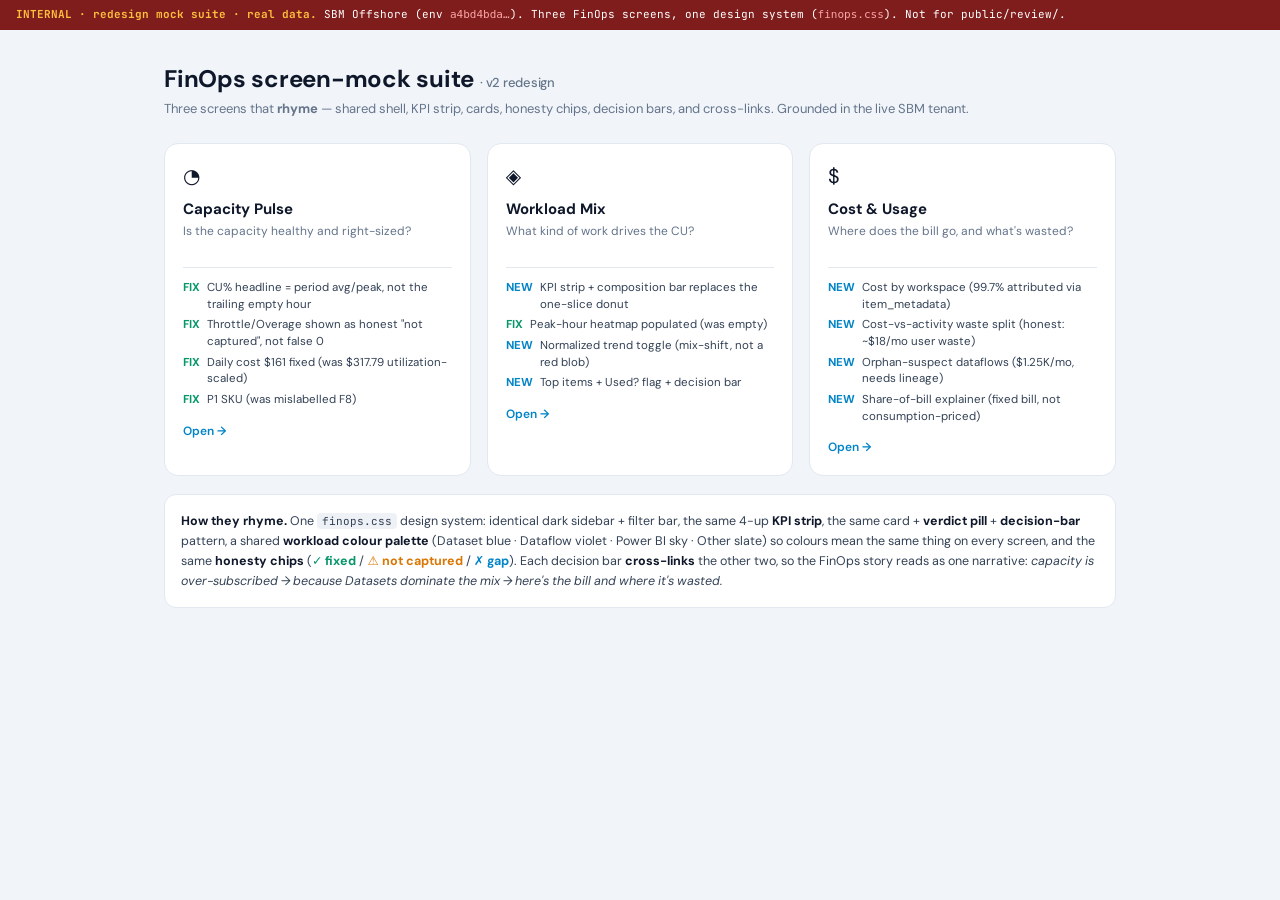
<file: docs/screen-mocks/index.html>
<!doctype html>
<html lang="en">
<head>
<meta charset="utf-8"/>
<meta name="viewport" content="width=device-width, initial-scale=1"/>
<title>FinOps screen-mock suite — SBM Offshore · LayerPulse [INTERNAL]</title>
<link rel="preconnect" href="https://fonts.googleapis.com"/>
<link href="https://fonts.googleapis.com/css2?family=DM+Sans:wght@400;500;600;700&family=JetBrains+Mono:wght@400;500;600&display=swap" rel="stylesheet"/>
<link rel="stylesheet" href="./finops.css"/>
<style>
  .hub{max-width:1000px;margin:0 auto;padding:32px 24px}
  .hub h1{font-size:24px} .hub .sub{font-size:13px;margin:4px 0 24px}
  .grid{display:grid;grid-template-columns:repeat(3,1fr);gap:16px}
  .scard{display:block;text-decoration:none;color:inherit;background:#fff;border:1px solid var(--line);border-radius:14px;padding:18px;transition:.15s}
  .scard:hover{border-color:var(--sky);box-shadow:0 6px 20px rgba(2,132,199,.10);transform:translateY(-2px)}
  .scard .ic{font-size:20px} .scard h3{font-size:15px;margin:8px 0 2px}
  .scard .one{font-size:12px;color:var(--muted);min-height:32px}
  .scard ul{list-style:none;margin:12px 0 0;border-top:1px solid var(--line);padding-top:10px}
  .scard li{font-size:11.5px;color:var(--ink-soft);padding:2px 0;display:flex;gap:7px}
  .scard li .fx{color:var(--emerald);font-weight:700} .scard li .nw{color:var(--sky);font-weight:700}
  .go{margin-top:12px;font-size:12px;color:var(--sky);font-weight:600}
  .rhyme{background:#fff;border:1px solid var(--line);border-radius:12px;padding:16px;margin-top:18px;font-size:12.5px;color:var(--ink-soft);line-height:1.6}
  .rhyme b{color:var(--ink)} .rhyme code{font-family:var(--mono);background:#eef2f7;padding:1px 5px;border-radius:4px;font-size:11px}
</style>
</head>
<body>
<div class="intbar"><b>INTERNAL · redesign mock suite · real data.</b> SBM Offshore (env <code>a4bd4bda…</code>). Three FinOps screens, one design system (<code>finops.css</code>). Not for public/review/.</div>

<div class="hub">
  <h1>FinOps screen-mock suite <span style="font-size:13px;color:var(--muted);font-weight:500">· v2 redesign</span></h1>
  <div class="sub">Three screens that <b>rhyme</b> — shared shell, KPI strip, cards, honesty chips, decision bars, and cross-links. Grounded in the live SBM tenant.</div>

  <div class="grid">
    <a class="scard" href="./capacity-v2.html">
      <div class="ic">◔</div>
      <h3>Capacity Pulse</h3>
      <div class="one">Is the capacity healthy and right-sized?</div>
      <ul>
        <li><span class="fx">FIX</span> CU% headline = period avg/peak, not the trailing empty hour</li>
        <li><span class="fx">FIX</span> Throttle/Overage shown as honest "not captured", not false 0</li>
        <li><span class="fx">FIX</span> Daily cost $161 fixed (was $317.79 utilization-scaled)</li>
        <li><span class="fx">FIX</span> P1 SKU (was mislabelled F8)</li>
      </ul>
      <div class="go">Open →</div>
    </a>

    <a class="scard" href="./workload-mix-v2.html">
      <div class="ic">◈</div>
      <h3>Workload Mix</h3>
      <div class="one">What kind of work drives the CU?</div>
      <ul>
        <li><span class="nw">NEW</span> KPI strip + composition bar replaces the one-slice donut</li>
        <li><span class="fx">FIX</span> Peak-hour heatmap populated (was empty)</li>
        <li><span class="nw">NEW</span> Normalized trend toggle (mix-shift, not a red blob)</li>
        <li><span class="nw">NEW</span> Top items + Used? flag + decision bar</li>
      </ul>
      <div class="go">Open →</div>
    </a>

    <a class="scard" href="./cost-usage-v2.html">
      <div class="ic">$</div>
      <h3>Cost &amp; Usage</h3>
      <div class="one">Where does the bill go, and what's wasted?</div>
      <ul>
        <li><span class="nw">NEW</span> Cost by workspace (99.7% attributed via item_metadata)</li>
        <li><span class="nw">NEW</span> Cost-vs-activity waste split (honest: ~$18/mo user waste)</li>
        <li><span class="nw">NEW</span> Orphan-suspect dataflows ($1.25K/mo, needs lineage)</li>
        <li><span class="nw">NEW</span> Share-of-bill explainer (fixed bill, not consumption-priced)</li>
      </ul>
      <div class="go">Open →</div>
    </a>
  </div>

  <div class="rhyme">
    <b>How they rhyme.</b> One <code>finops.css</code> design system: identical dark sidebar + filter bar, the same 4-up <b>KPI strip</b>, the same card + <b>verdict pill</b> + <b>decision-bar</b> pattern, a shared <b>workload colour palette</b> (Dataset blue · Dataflow violet · Power BI sky · Other slate) so colours mean the same thing on every screen, and the same <b>honesty chips</b> (<span style="color:var(--emerald);font-weight:700">✓ fixed</span> / <span style="color:var(--amber);font-weight:700">⚠ not captured</span> / <span style="color:var(--sky);font-weight:700">✗ gap</span>). Each decision bar <b>cross-links</b> the other two, so the FinOps story reads as one narrative: <i>capacity is over-subscribed → because Datasets dominate the mix → here's the bill and where it's wasted.</i>
  </div>
</div>
</body>
</html>
</file>
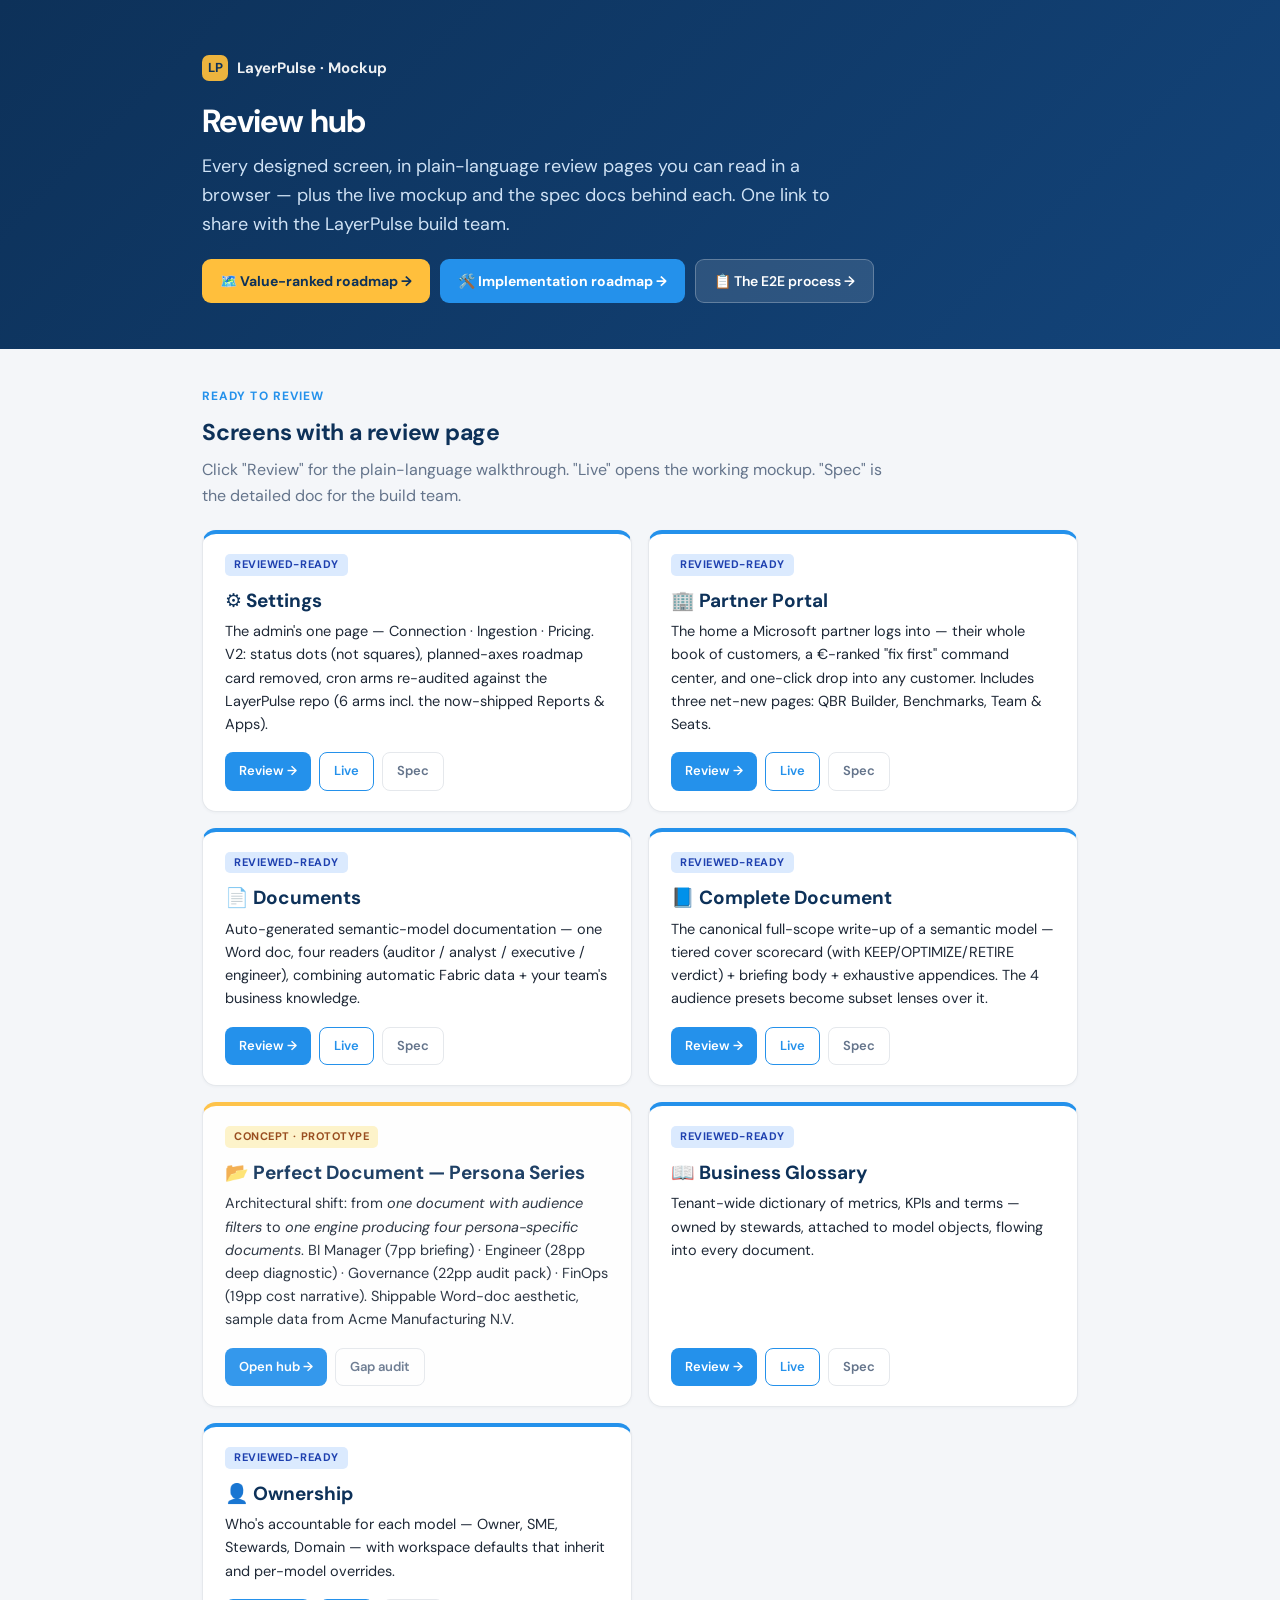
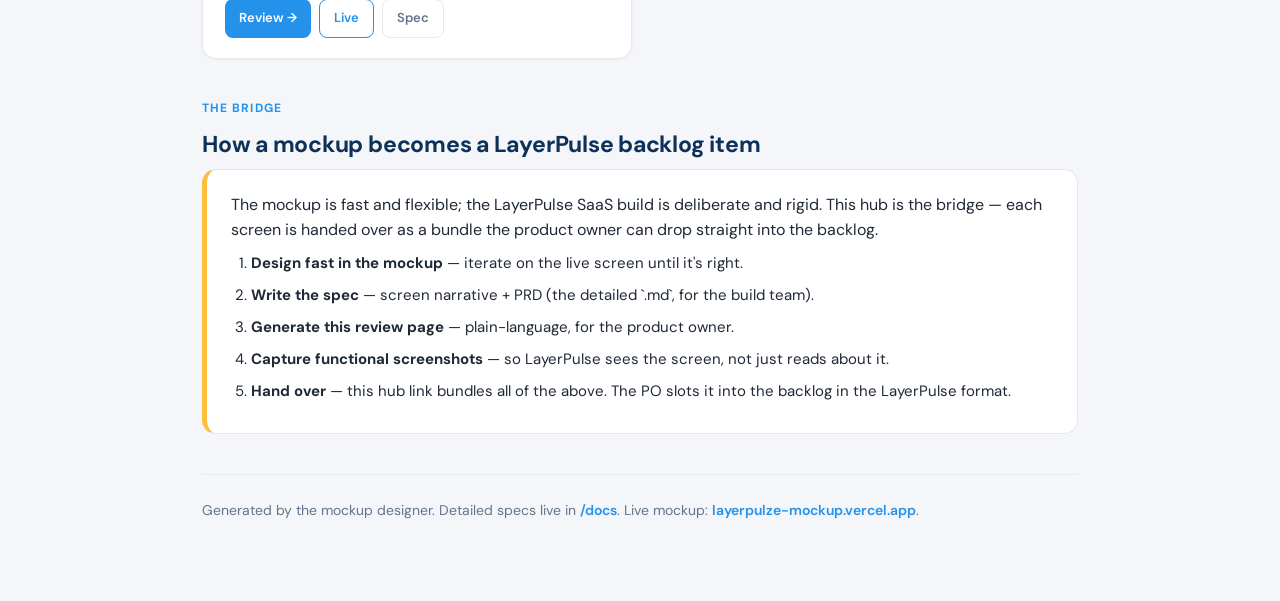
<file: public/review/index.html>
<!doctype html>
<html lang="en">
<head>
<meta charset="utf-8"/>
<meta name="viewport" content="width=device-width, initial-scale=1"/>
<title>LayerPulse — Mockup review hub</title>
<link rel="preconnect" href="https://fonts.googleapis.com">
<link rel="preconnect" href="https://fonts.gstatic.com" crossorigin>
<link href="https://fonts.googleapis.com/css2?family=DM+Sans:wght@400;500;600;700&display=swap" rel="stylesheet">
<style>
  :root{
    --navy:#0D3159; --sky:#2491eb; --gold:#FFBF3C; --orange:#F56E23;
    --ink:#1f2937; --muted:#64748b; --line:#e5e8ec; --bg:#f4f6f9; --card:#fff;
  }
  *{box-sizing:border-box}
  html,body{margin:0;padding:0}
  body{font-family:'DM Sans',system-ui,sans-serif;color:var(--ink);background:var(--bg);line-height:1.6;font-size:16px;-webkit-font-smoothing:antialiased;}
  .wrap{max-width:920px;margin:0 auto;padding:0 22px 80px;}
  header.hero{background:linear-gradient(135deg,#0D3159 0%,#13447a 100%);color:#fff;padding:54px 0 46px;margin-bottom:38px;}
  .hero .wrap{padding-bottom:0;}
  .hero-mark{display:inline-flex;align-items:center;gap:9px;font-weight:700;font-size:15px;margin-bottom:22px;opacity:.92;}
  .hero-mark .dot{width:26px;height:26px;border-radius:7px;background:var(--gold);color:var(--navy);display:flex;align-items:center;justify-content:center;font-weight:700;font-size:13px;}
  .hero h1{font-size:32px;line-height:1.15;margin:0 0 12px;font-weight:700;letter-spacing:-.02em;}
  .hero p{font-size:18px;margin:0;color:#cfe2f5;max-width:640px;}
  .eyebrow{font-size:12px;font-weight:700;letter-spacing:.09em;text-transform:uppercase;color:var(--sky);margin-bottom:8px;}
  h2{font-size:23px;font-weight:700;letter-spacing:-.01em;margin:0 0 6px;color:var(--navy);}
  .lead{font-size:16px;color:var(--muted);margin:0 0 22px;max-width:680px;}
  section{margin-bottom:40px;}
  .grid{display:grid;grid-template-columns:1fr 1fr;gap:16px;}
  @media(max-width:680px){.grid{grid-template-columns:1fr;}}
  .rcard{background:var(--card);border:1px solid var(--line);border-radius:14px;padding:20px 22px;box-shadow:0 1px 3px rgba(13,49,89,.04);display:flex;flex-direction:column;}
  .rcard.ready{border-top:4px solid var(--sky);}
  .rcard.draft{border-top:4px solid var(--gold);opacity:.92;}
  .rcard h3{margin:0 0 4px;font-size:19px;color:var(--navy);}
  .rcard .status{font-size:11px;font-weight:700;letter-spacing:.05em;text-transform:uppercase;padding:2px 9px;border-radius:5px;align-self:flex-start;margin-bottom:10px;}
  .status.s-ready{background:#dbeafe;color:#1e40af;}
  .status.s-draft{background:#fef3c7;color:#92400e;}
  .rcard p{font-size:14.5px;margin:0 0 16px;color:var(--ink);}
  .rcard .links{display:flex;gap:8px;flex-wrap:wrap;margin-top:auto;}
  .btn{display:inline-flex;align-items:center;gap:6px;background:var(--sky);color:#fff;text-decoration:none;font-weight:600;font-size:13px;padding:8px 14px;border-radius:8px;transition:background .15s;}
  .btn:hover{background:#1577c9;}
  .btn.ghost{background:#fff;color:var(--sky);border:1.5px solid var(--sky);}
  .btn.ghost:hover{background:#dbeafe;}
  .btn.mut{background:#fff;color:var(--muted);border:1.5px solid var(--line);}
  .btn.mut:hover{background:#f8fafc;}
  .how{background:var(--card);border:1px solid var(--line);border-left:5px solid var(--gold);border-radius:14px;padding:22px 24px;}
  .how ol{margin:8px 0 0;padding-left:20px;}
  .how li{margin-bottom:8px;font-size:15px;}
  footer{border-top:1px solid var(--line);padding-top:24px;margin-top:10px;font-size:14px;color:var(--muted);}
  footer a{color:var(--sky);text-decoration:none;font-weight:600;}
</style>
</head>
<body>

<header class="hero">
  <div class="wrap">
    <div class="hero-mark"><span class="dot">LP</span> LayerPulse · Mockup</div>
    <h1>Review hub</h1>
    <p>Every designed screen, in plain-language review pages you can read in a browser — plus the live mockup and the spec docs behind each. One link to share with the LayerPulse build team.</p>
    <div style="display:flex;gap:10px;flex-wrap:wrap;margin-top:20px;">
      <a href="./roadmap.html" style="display:inline-flex;align-items:center;gap:8px;background:var(--gold);color:var(--navy);text-decoration:none;font-weight:700;font-size:14px;padding:10px 18px;border-radius:9px;">🗺️ Value-ranked roadmap →</a>
      <a href="./implementation-roadmap.html" style="display:inline-flex;align-items:center;gap:8px;background:var(--sky);color:#fff;text-decoration:none;font-weight:700;font-size:14px;padding:10px 18px;border-radius:9px;">🛠️ Implementation roadmap →</a>
      <a href="./process.html" style="display:inline-flex;align-items:center;gap:8px;background:rgba(255,255,255,.12);color:#fff;text-decoration:none;font-weight:600;font-size:14px;padding:10px 18px;border-radius:9px;border:1px solid rgba(255,255,255,.25);">📋 The E2E process →</a>
    </div>
  </div>
</header>

<div class="wrap">

  <section>
    <div class="eyebrow">Ready to review</div>
    <h2>Screens with a review page</h2>
    <p class="lead">Click "Review" for the plain-language walkthrough. "Live" opens the working mockup. "Spec" is the detailed doc for the build team.</p>
    <div class="grid">

      <div class="rcard ready">
        <span class="status s-ready">Reviewed-ready</span>
        <h3>⚙️ Settings</h3>
        <p>The admin's one page — Connection · Ingestion · Pricing. V2: status dots (not squares), planned-axes roadmap card removed, cron arms re-audited against the LayerPulse repo (6 arms incl. the now-shipped Reports &amp; Apps).</p>
        <div class="links">
          <a class="btn" href="./settings.html">Review →</a>
          <a class="btn ghost" href="https://layerpulze-mockup.vercel.app/settings" target="_blank" rel="noreferrer">Live</a>
          <a class="btn mut" href="https://github.com/michielq16/layerpulse_mockup/blob/main/docs/prds/settings.md" target="_blank" rel="noreferrer">Spec</a>
        </div>
      </div>

      <div class="rcard ready">
        <span class="status s-ready">Reviewed-ready</span>
        <h3>🏢 Partner Portal</h3>
        <p>The home a Microsoft partner logs into — their whole book of customers, a €-ranked "fix first" command center, and one-click drop into any customer. Includes three net-new pages: QBR Builder, Benchmarks, Team &amp; Seats.</p>
        <div class="links">
          <a class="btn" href="./partner-portal.html">Review →</a>
          <a class="btn ghost" href="https://layerpulze-mockup.vercel.app/" target="_blank" rel="noreferrer">Live</a>
          <a class="btn mut" href="https://github.com/michielq16/layerpulse_mockup/blob/main/docs/screens/partner-portal.md" target="_blank" rel="noreferrer">Spec</a>
        </div>
      </div>

      <div class="rcard ready">
        <span class="status s-ready">Reviewed-ready</span>
        <h3>📄 Documents</h3>
        <p>Auto-generated semantic-model documentation — one Word doc, four readers (auditor / analyst / executive / engineer), combining automatic Fabric data + your team's business knowledge.</p>
        <div class="links">
          <a class="btn" href="./documents.html">Review →</a>
          <a class="btn ghost" href="https://layerpulze-mockup.vercel.app/documents" target="_blank" rel="noreferrer">Live</a>
          <a class="btn mut" href="https://github.com/michielq16/layerpulse_mockup/blob/main/docs/prds/documents.md" target="_blank" rel="noreferrer">Spec</a>
        </div>
      </div>

      <div class="rcard ready">
        <span class="status s-ready">Reviewed-ready</span>
        <h3>📘 Complete Document</h3>
        <p>The canonical full-scope write-up of a semantic model — tiered cover scorecard (with KEEP/OPTIMIZE/RETIRE verdict) + briefing body + exhaustive appendices. The 4 audience presets become subset lenses over it.</p>
        <div class="links">
          <a class="btn" href="./complete-document.html">Review →</a>
          <a class="btn ghost" href="https://layerpulze-mockup.vercel.app/documents" target="_blank" rel="noreferrer">Live</a>
          <a class="btn mut" href="https://github.com/michielq16/layerpulse_mockup/blob/main/docs/prds/complete-document.md" target="_blank" rel="noreferrer">Spec</a>
        </div>
      </div>

      <div class="rcard draft">
        <span class="status s-draft">Concept · prototype</span>
        <h3>📂 Perfect Document — Persona Series</h3>
        <p>Architectural shift: from <i>one document with audience filters</i> to <i>one engine producing four persona-specific documents</i>. BI Manager (7pp briefing) · Engineer (28pp deep diagnostic) · Governance (22pp audit pack) · FinOps (19pp cost narrative). Shippable Word-doc aesthetic, sample data from Acme Manufacturing N.V.</p>
        <div class="links">
          <a class="btn" href="./perfect-doc/">Open hub →</a>
          <a class="btn mut" href="https://github.com/michielq16/layerpulse_mockup/blob/main/docs/research/2026-05-28-perfect-doc-personas-gap-audit.md" target="_blank" rel="noreferrer">Gap audit</a>
        </div>
      </div>

      <div class="rcard ready">
        <span class="status s-ready">Reviewed-ready</span>
        <h3>📖 Business Glossary</h3>
        <p>Tenant-wide dictionary of metrics, KPIs and terms — owned by stewards, attached to model objects, flowing into every document.</p>
        <div class="links">
          <a class="btn" href="./glossary.html">Review →</a>
          <a class="btn ghost" href="https://layerpulze-mockup.vercel.app/glossary" target="_blank" rel="noreferrer">Live</a>
          <a class="btn mut" href="https://github.com/michielq16/layerpulse_mockup/blob/main/docs/prds/glossary.md" target="_blank" rel="noreferrer">Spec</a>
        </div>
      </div>

      <div class="rcard ready">
        <span class="status s-ready">Reviewed-ready</span>
        <h3>👤 Ownership</h3>
        <p>Who's accountable for each model — Owner, SME, Stewards, Domain — with workspace defaults that inherit and per-model overrides.</p>
        <div class="links">
          <a class="btn" href="./ownership.html">Review →</a>
          <a class="btn ghost" href="https://layerpulze-mockup.vercel.app/ownership" target="_blank" rel="noreferrer">Live</a>
          <a class="btn mut" href="https://github.com/michielq16/layerpulse_mockup/blob/main/docs/prds/ownership.md" target="_blank" rel="noreferrer">Spec</a>
        </div>
      </div>

    </div>
  </section>

  <section>
    <div class="eyebrow">The bridge</div>
    <h2>How a mockup becomes a LayerPulse backlog item</h2>
    <div class="how">
      <p style="margin:0;">The mockup is fast and flexible; the LayerPulse SaaS build is deliberate and rigid. This hub is the bridge — each screen is handed over as a bundle the product owner can drop straight into the backlog.</p>
      <ol>
        <li><b>Design fast in the mockup</b> — iterate on the live screen until it's right.</li>
        <li><b>Write the spec</b> — screen narrative + PRD (the detailed `.md`, for the build team).</li>
        <li><b>Generate this review page</b> — plain-language, for the product owner.</li>
        <li><b>Capture functional screenshots</b> — so LayerPulse sees the screen, not just reads about it.</li>
        <li><b>Hand over</b> — this hub link bundles all of the above. The PO slots it into the backlog in the LayerPulse format.</li>
      </ol>
    </div>
  </section>

  <footer>
    <div>Generated by the mockup designer. Detailed specs live in <a href="https://github.com/michielq16/layerpulse_mockup/tree/main/docs" target="_blank" rel="noreferrer">/docs</a>. Live mockup: <a href="https://layerpulze-mockup.vercel.app" target="_blank" rel="noreferrer">layerpulze-mockup.vercel.app</a>.</div>
  </footer>

</div>
</body>
</html>
</file>
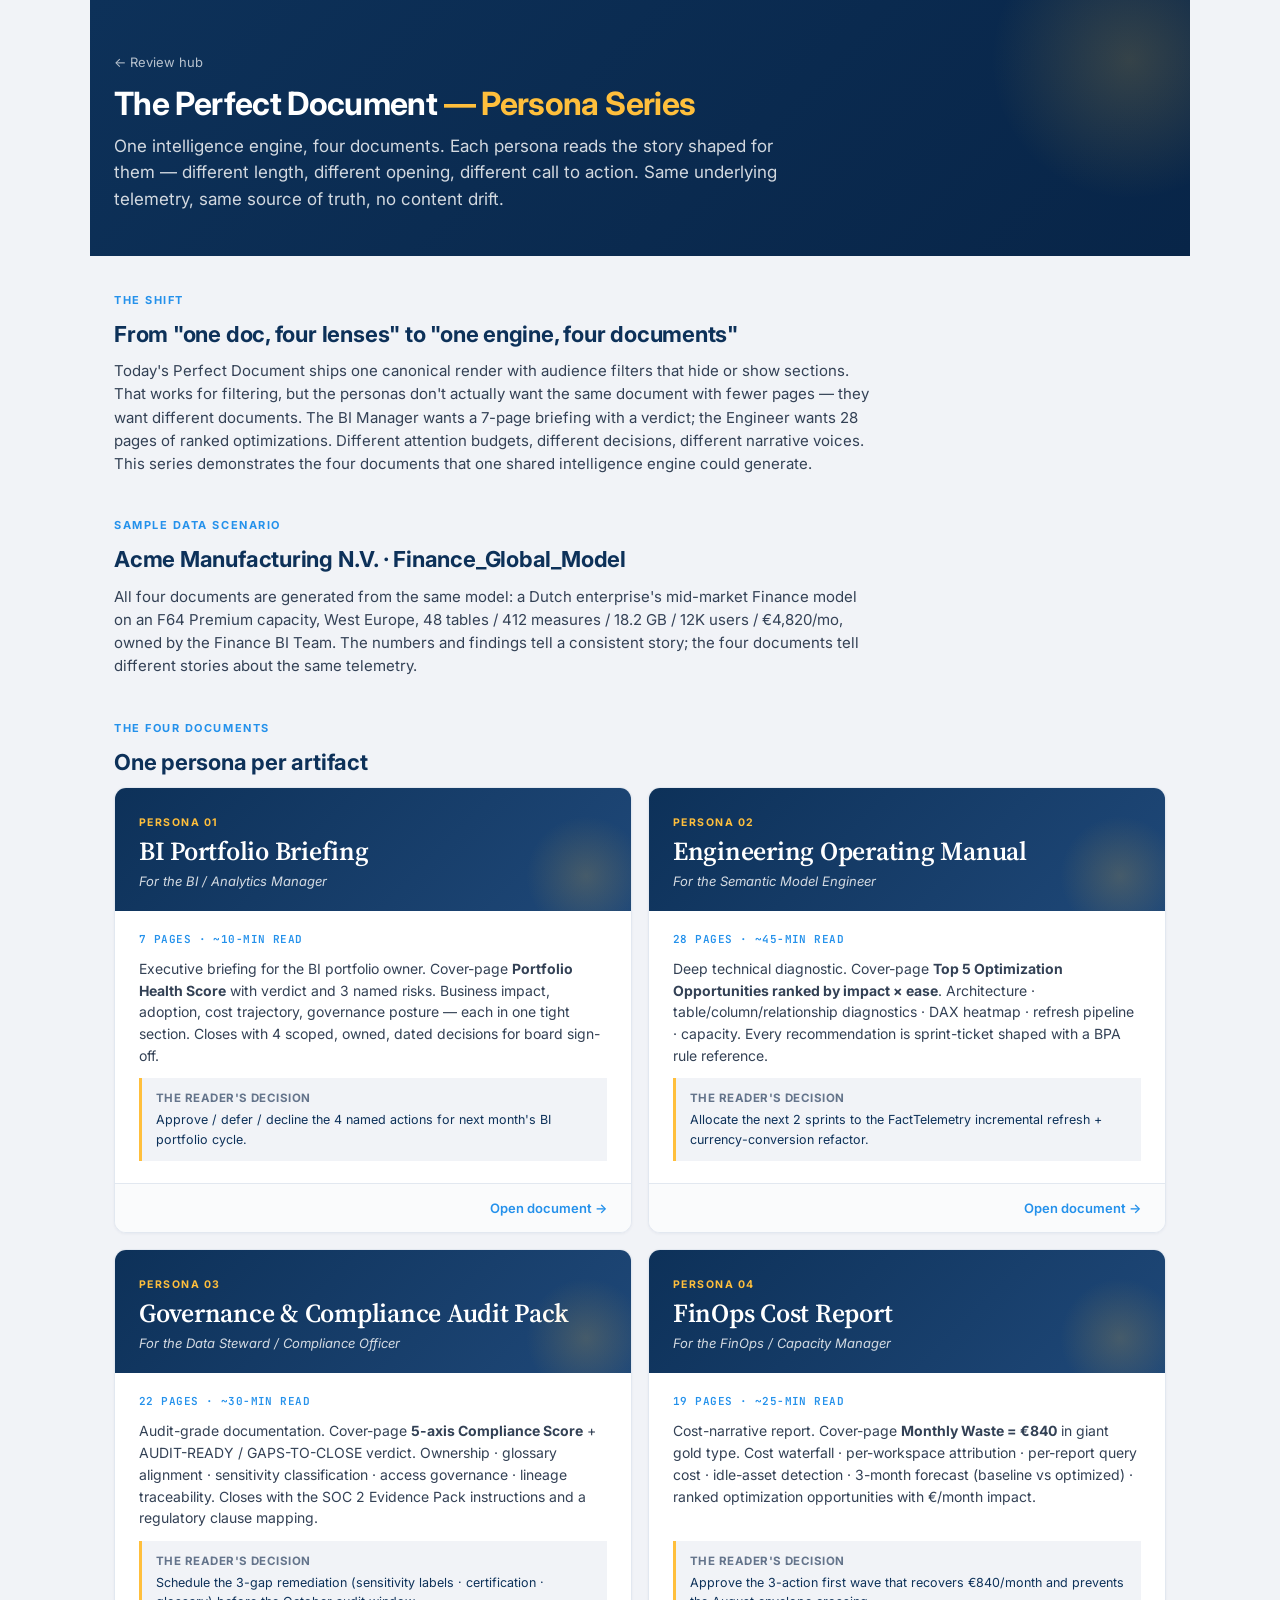
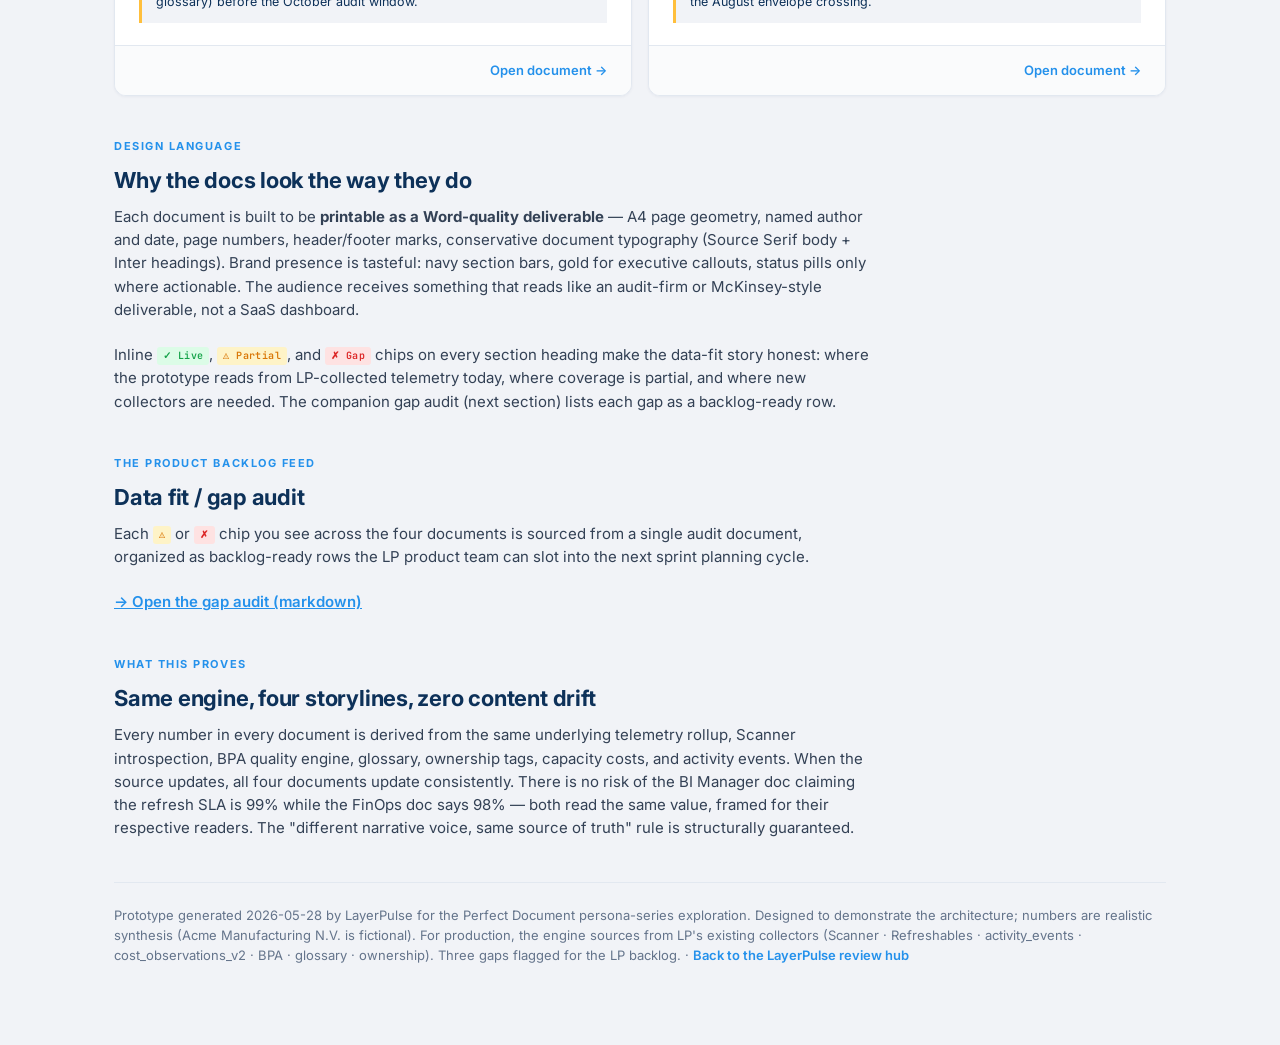
<file: public/review/perfect-doc/index.html>
<!doctype html>
<html lang="en">
<head>
<meta charset="utf-8"/>
<meta name="viewport" content="width=device-width, initial-scale=1"/>
<title>The Perfect Document — Persona Series · LayerPulse</title>
<link rel="stylesheet" href="./doc.css"/>
</head>
<body>

<div class="hub-shell">

  <div class="hub-hero">
    <div class="inner">
      <div class="crumb"><a href="../">← Review hub</a></div>
      <h1>The Perfect Document <span class="accent">— Persona Series</span></h1>
      <p>One intelligence engine, four documents. Each persona reads the story shaped for them — different length, different opening, different call to action. Same underlying telemetry, same source of truth, no content drift.</p>
    </div>
  </div>

  <section class="hub-section">
    <div class="eyebrow">The shift</div>
    <h2>From "one doc, four lenses" to "one engine, four documents"</h2>
    <p class="lead">Today's Perfect Document ships one canonical render with audience filters that hide or show sections. That works for filtering, but the personas don't actually want the same document with fewer pages — they want different documents. The BI Manager wants a 7-page briefing with a verdict; the Engineer wants 28 pages of ranked optimizations. Different attention budgets, different decisions, different narrative voices. This series demonstrates the four documents that one shared intelligence engine could generate.</p>
  </section>

  <section class="hub-section">
    <div class="eyebrow">Sample data scenario</div>
    <h2>Acme Manufacturing N.V. · Finance_Global_Model</h2>
    <p class="lead">All four documents are generated from the same model: a Dutch enterprise's mid-market Finance model on an F64 Premium capacity, West Europe, 48 tables / 412 measures / 18.2 GB / 12K users / €4,820/mo, owned by the Finance BI Team. The numbers and findings tell a consistent story; the four documents tell different stories about the same telemetry.</p>
  </section>

  <section class="hub-section">
    <div class="eyebrow">The four documents</div>
    <h2>One persona per artifact</h2>
    <div class="persona-grid">

      <a class="persona-card" href="./bi-manager.html">
        <div class="card-head">
          <div class="badge">Persona 01</div>
          <h3>BI Portfolio Briefing</h3>
          <p class="card-tag">For the BI / Analytics Manager</p>
        </div>
        <div class="card-body">
          <div class="card-len">7 pages · ~10-min read</div>
          <p>Executive briefing for the BI portfolio owner. Cover-page <strong>Portfolio Health Score</strong> with verdict and 3 named risks. Business impact, adoption, cost trajectory, governance posture — each in one tight section. Closes with 4 scoped, owned, dated decisions for board sign-off.</p>
          <div class="card-decision">
            <strong>The reader's decision</strong>
            Approve / defer / decline the 4 named actions for next month's BI portfolio cycle.
          </div>
        </div>
        <div class="card-foot"><span></span><span class="open">Open document</span></div>
      </a>

      <a class="persona-card" href="./engineer.html">
        <div class="card-head">
          <div class="badge">Persona 02</div>
          <h3>Engineering Operating Manual</h3>
          <p class="card-tag">For the Semantic Model Engineer</p>
        </div>
        <div class="card-body">
          <div class="card-len">28 pages · ~45-min read</div>
          <p>Deep technical diagnostic. Cover-page <strong>Top 5 Optimization Opportunities ranked by impact × ease</strong>. Architecture · table/column/relationship diagnostics · DAX heatmap · refresh pipeline · capacity. Every recommendation is sprint-ticket shaped with a BPA rule reference.</p>
          <div class="card-decision">
            <strong>The reader's decision</strong>
            Allocate the next 2 sprints to the FactTelemetry incremental refresh + currency-conversion refactor.
          </div>
        </div>
        <div class="card-foot"><span></span><span class="open">Open document</span></div>
      </a>

      <a class="persona-card" href="./governance.html">
        <div class="card-head">
          <div class="badge">Persona 03</div>
          <h3>Governance &amp; Compliance Audit Pack</h3>
          <p class="card-tag">For the Data Steward / Compliance Officer</p>
        </div>
        <div class="card-body">
          <div class="card-len">22 pages · ~30-min read</div>
          <p>Audit-grade documentation. Cover-page <strong>5-axis Compliance Score</strong> + AUDIT-READY / GAPS-TO-CLOSE verdict. Ownership · glossary alignment · sensitivity classification · access governance · lineage traceability. Closes with the SOC 2 Evidence Pack instructions and a regulatory clause mapping.</p>
          <div class="card-decision">
            <strong>The reader's decision</strong>
            Schedule the 3-gap remediation (sensitivity labels · certification · glossary) before the October audit window.
          </div>
        </div>
        <div class="card-foot"><span></span><span class="open">Open document</span></div>
      </a>

      <a class="persona-card" href="./finops.html">
        <div class="card-head">
          <div class="badge">Persona 04</div>
          <h3>FinOps Cost Report</h3>
          <p class="card-tag">For the FinOps / Capacity Manager</p>
        </div>
        <div class="card-body">
          <div class="card-len">19 pages · ~25-min read</div>
          <p>Cost-narrative report. Cover-page <strong>Monthly Waste = €840</strong> in giant gold type. Cost waterfall · per-workspace attribution · per-report query cost · idle-asset detection · 3-month forecast (baseline vs optimized) · ranked optimization opportunities with €/month impact.</p>
          <div class="card-decision">
            <strong>The reader's decision</strong>
            Approve the 3-action first wave that recovers €840/month and prevents the August envelope crossing.
          </div>
        </div>
        <div class="card-foot"><span></span><span class="open">Open document</span></div>
      </a>

    </div>
  </section>

  <section class="hub-section">
    <div class="eyebrow">Design language</div>
    <h2>Why the docs look the way they do</h2>
    <p class="lead">Each document is built to be <strong>printable as a Word-quality deliverable</strong> — A4 page geometry, named author and date, page numbers, header/footer marks, conservative document typography (Source Serif body + Inter headings). Brand presence is tasteful: navy section bars, gold for executive callouts, status pills only where actionable. The audience receives something that reads like an audit-firm or McKinsey-style deliverable, not a SaaS dashboard.</p>
    <p class="lead">Inline <span class="doc-fit ok">✓ Live</span>, <span class="doc-fit partial">⚠ Partial</span>, and <span class="doc-fit gap">✗ Gap</span> chips on every section heading make the data-fit story honest: where the prototype reads from LP-collected telemetry today, where coverage is partial, and where new collectors are needed. The companion gap audit (next section) lists each gap as a backlog-ready row.</p>
  </section>

  <section class="hub-section">
    <div class="eyebrow">The product backlog feed</div>
    <h2>Data fit / gap audit</h2>
    <p class="lead">Each <span class="doc-fit partial">⚠</span> or <span class="doc-fit gap">✗</span> chip you see across the four documents is sourced from a single audit document, organized as backlog-ready rows the LP product team can slot into the next sprint planning cycle.</p>
    <p><a href="https://github.com/michielq16/layerpulse_mockup/blob/main/docs/research/2026-05-28-perfect-doc-personas-gap-audit.md" style="font-size: 15px; color: var(--sky); font-weight: 600;">→ Open the gap audit (markdown)</a></p>
  </section>

  <section class="hub-section">
    <div class="eyebrow">What this proves</div>
    <h2>Same engine, four storylines, zero content drift</h2>
    <p class="lead">Every number in every document is derived from the same underlying telemetry rollup, Scanner introspection, BPA quality engine, glossary, ownership tags, capacity costs, and activity events. When the source updates, all four documents update consistently. There is no risk of the BI Manager doc claiming the refresh SLA is 99% while the FinOps doc says 98% — both read the same value, framed for their respective readers. The "different narrative voice, same source of truth" rule is structurally guaranteed.</p>
  </section>

  <footer class="hub-footer">
    <div>Prototype generated 2026-05-28 by LayerPulse for the Perfect Document persona-series exploration. Designed to demonstrate the architecture; numbers are realistic synthesis (Acme Manufacturing N.V. is fictional). For production, the engine sources from LP's existing collectors (Scanner · Refreshables · activity_events · cost_observations_v2 · BPA · glossary · ownership). Three gaps flagged for the LP backlog. · <a href="../">Back to the LayerPulse review hub</a></div>
  </footer>

</div>

</body>
</html>
</file>
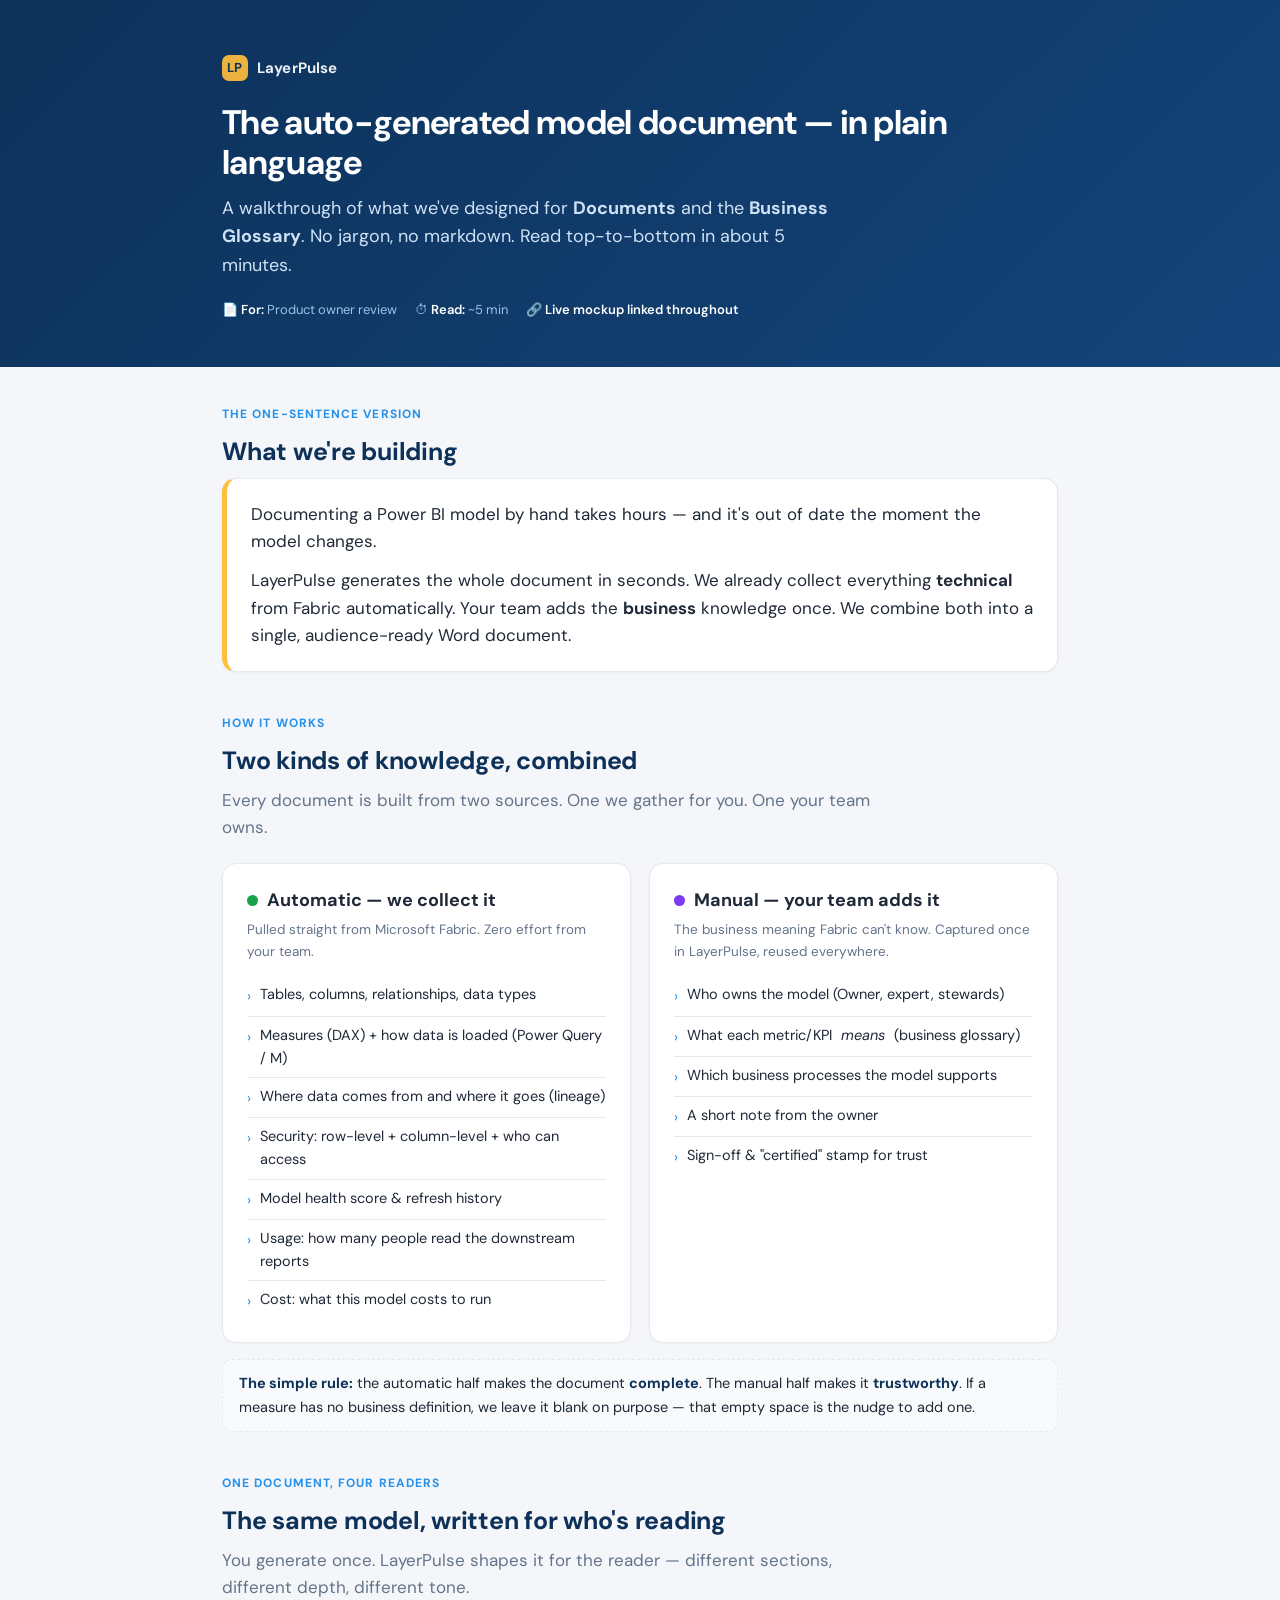
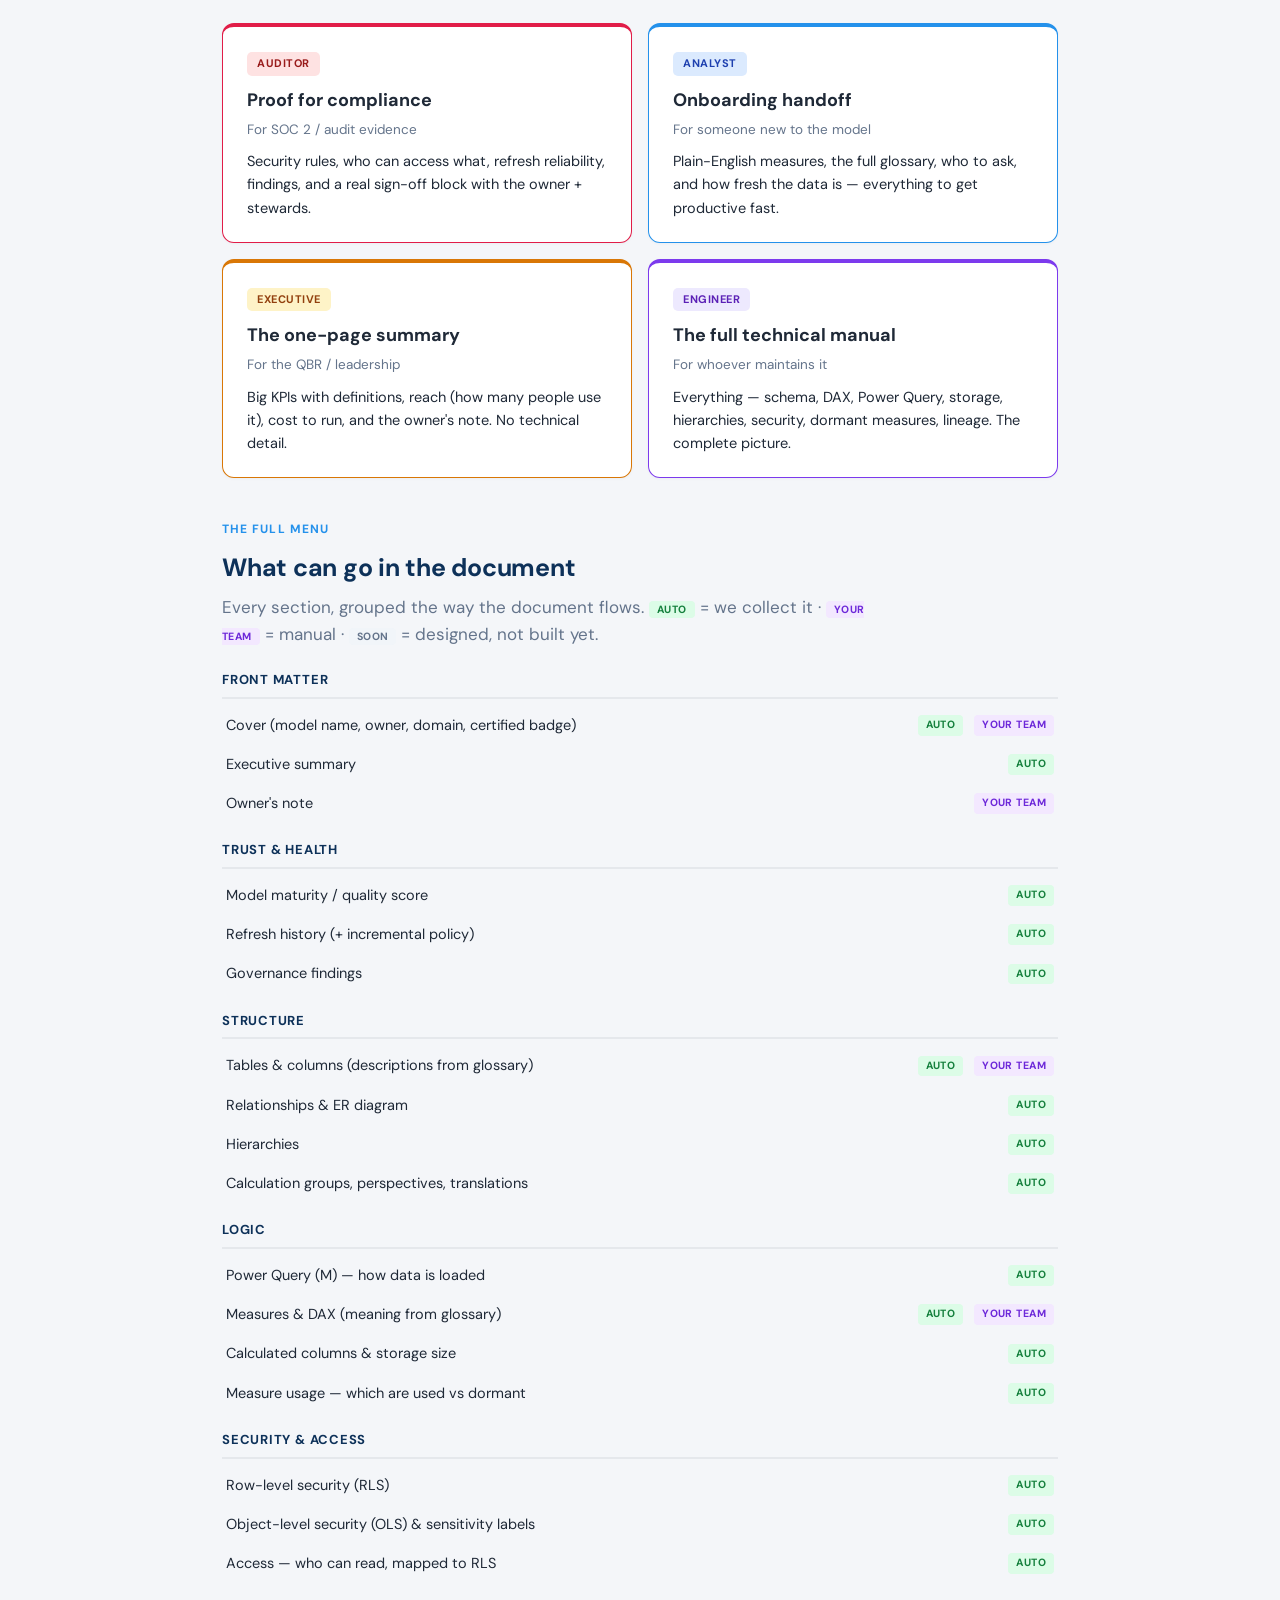
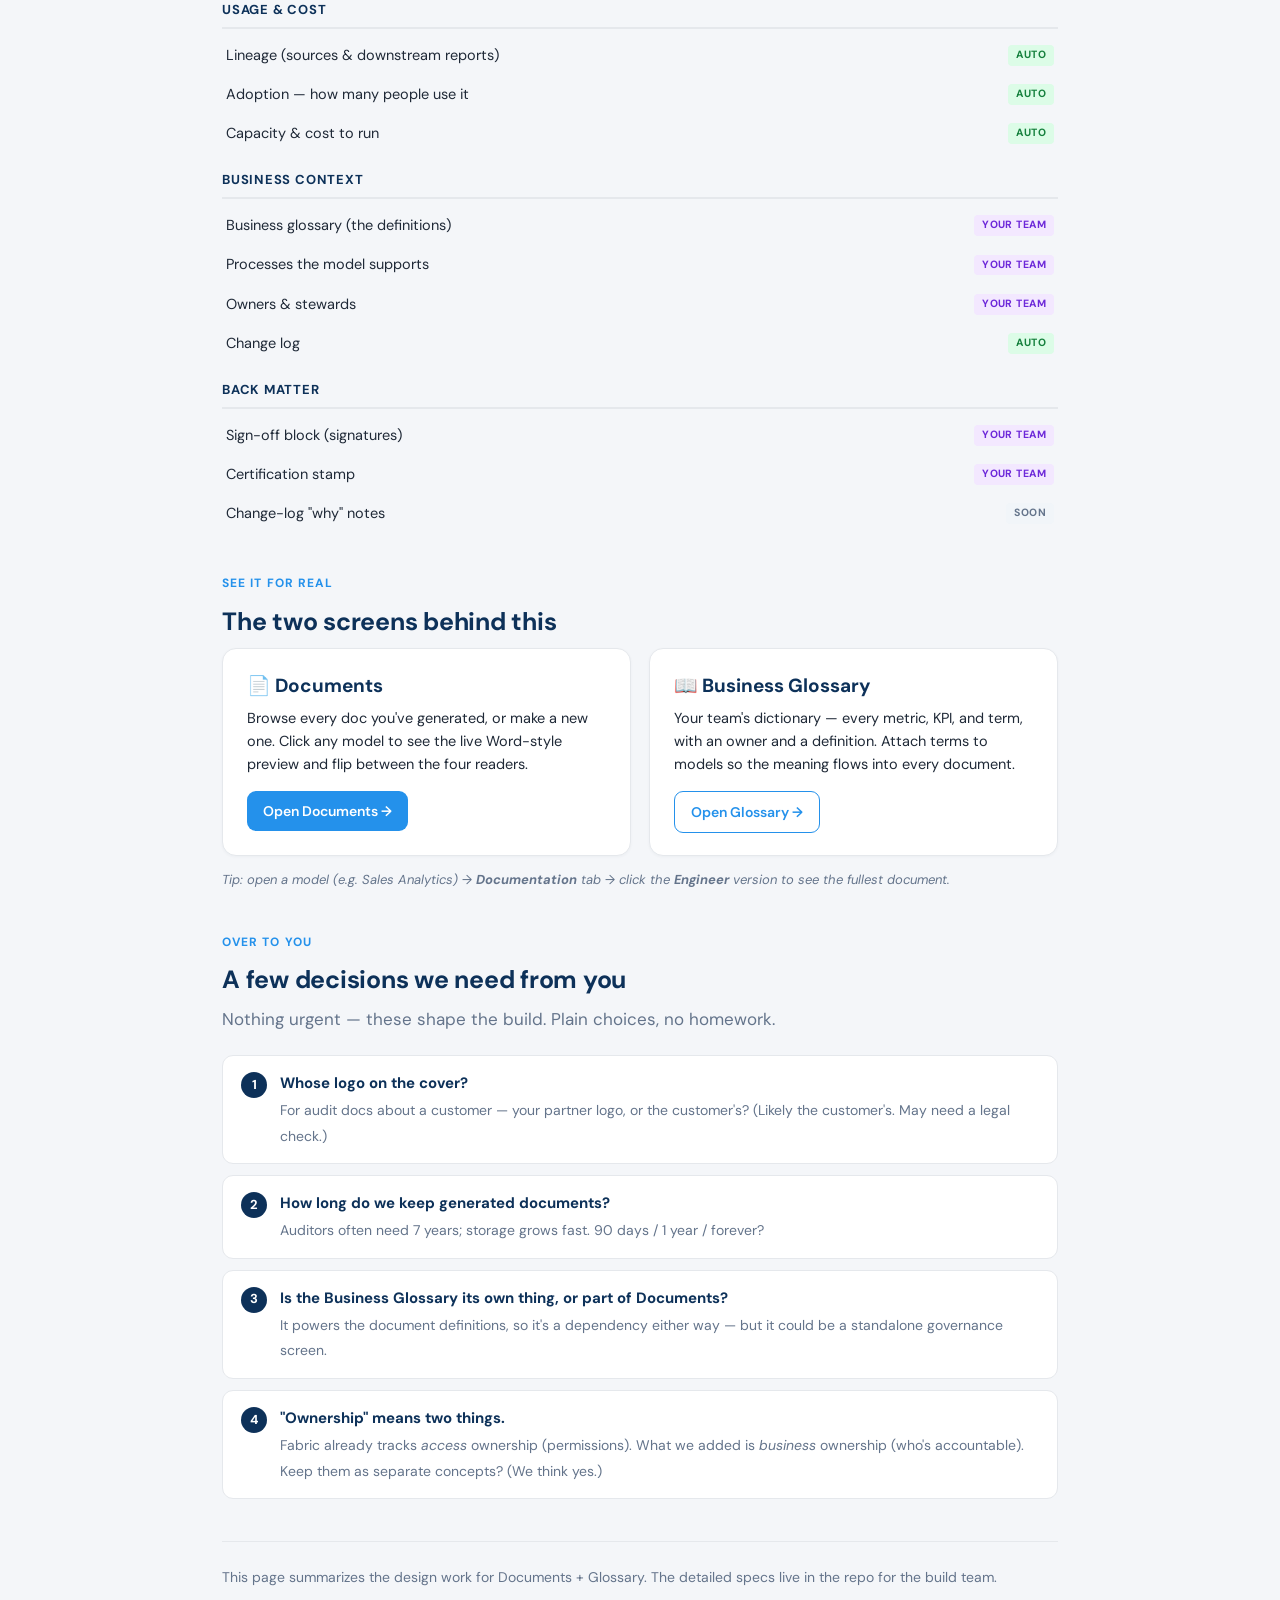
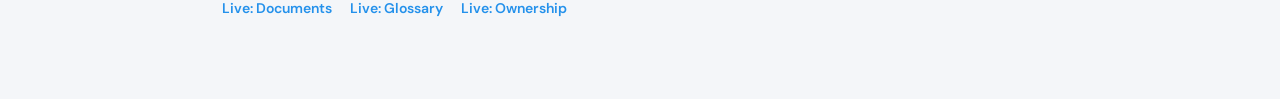
<file: public/review.html>
<!doctype html>
<html lang="en">
<head>
<meta charset="utf-8"/>
<meta name="viewport" content="width=device-width, initial-scale=1"/>
<title>LayerPulse — Documents & Glossary · Plain-language review</title>
<link rel="preconnect" href="https://fonts.googleapis.com">
<link rel="preconnect" href="https://fonts.gstatic.com" crossorigin>
<link href="https://fonts.googleapis.com/css2?family=DM+Sans:wght@400;500;600;700&family=JetBrains+Mono:wght@500&display=swap" rel="stylesheet">
<style>
  :root{
    --navy:#0D3159; --sky:#2491eb; --gold:#FFBF3C; --orange:#F56E23;
    --ink:#1f2937; --muted:#64748b; --line:#e5e8ec; --bg:#f4f6f9; --card:#fff;
    --auto:#16a34a; --manual:#7c3aed;
    --emerald-bg:#d1fae5; --emerald-fg:#065f46;
    --violet-bg:#ede9fe; --violet-fg:#5b21b6;
    --sky-bg:#dbeafe; --sky-fg:#1e40af;
    --amber-bg:#fef3c7; --amber-fg:#92400e;
    --rose-bg:#fee2e2; --rose-fg:#991b1b;
  }
  *{box-sizing:border-box}
  html,body{margin:0;padding:0}
  body{
    font-family:'DM Sans',system-ui,sans-serif;
    color:var(--ink); background:var(--bg);
    line-height:1.6; font-size:16px;
    -webkit-font-smoothing:antialiased;
  }
  .wrap{max-width:880px; margin:0 auto; padding:0 22px 80px;}
  .mono{font-family:'JetBrains Mono',monospace;}

  /* Hero */
  header.hero{
    background:linear-gradient(135deg,#0D3159 0%,#13447a 100%);
    color:#fff; padding:54px 0 46px; margin-bottom:38px;
  }
  .hero .wrap{padding-bottom:0;}
  .hero-mark{display:inline-flex;align-items:center;gap:9px;font-weight:700;font-size:15px;letter-spacing:.01em;margin-bottom:22px;opacity:.92;}
  .hero-mark .dot{width:26px;height:26px;border-radius:7px;background:var(--gold);color:var(--navy);display:flex;align-items:center;justify-content:center;font-weight:700;font-size:13px;}
  .hero h1{font-size:34px;line-height:1.15;margin:0 0 12px;font-weight:700;letter-spacing:-.02em;}
  .hero p{font-size:18px;margin:0;color:#cfe2f5;max-width:620px;}
  .hero .meta{margin-top:20px;font-size:13px;color:#9cc2e8;display:flex;gap:18px;flex-wrap:wrap;}
  .hero .meta b{color:#fff;font-weight:600;}

  /* Section */
  section{margin-bottom:42px;}
  .eyebrow{font-size:12px;font-weight:700;letter-spacing:.09em;text-transform:uppercase;color:var(--sky);margin-bottom:8px;}
  h2{font-size:25px;font-weight:700;letter-spacing:-.01em;margin:0 0 6px;color:var(--navy);}
  .lead{font-size:17px;color:var(--muted);margin:0 0 22px;max-width:680px;}
  p{margin:0 0 14px;}

  .card{background:var(--card);border:1px solid var(--line);border-radius:14px;padding:22px 24px;box-shadow:0 1px 3px rgba(13,49,89,.04);}

  /* Big idea callout */
  .bigidea{border-left:5px solid var(--gold);}
  .bigidea p{font-size:17px;margin:0;}
  .bigidea p+p{margin-top:12px;}

  /* Two buckets */
  .buckets{display:grid;grid-template-columns:1fr 1fr;gap:18px;}
  @media(max-width:680px){.buckets{grid-template-columns:1fr;}}
  .bucket h3{margin:0 0 4px;font-size:18px;display:flex;align-items:center;gap:9px;}
  .bucket .tagdot{width:11px;height:11px;border-radius:50%;flex:none;}
  .bucket .sub{font-size:13.5px;color:var(--muted);margin:0 0 14px;}
  .bucket ul{margin:0;padding:0;list-style:none;}
  .bucket li{padding:7px 0;border-bottom:1px solid var(--line);font-size:14.5px;display:flex;gap:9px;align-items:flex-start;}
  .bucket li:last-child{border-bottom:0;}
  .bucket li .ic{color:var(--sky);flex:none;margin-top:2px;}
  .bucket.auto h3 .tagdot{background:var(--auto);}
  .bucket.manual h3 .tagdot{background:var(--manual);}
  .takeaway{margin-top:16px;font-size:14.5px;background:#f8fafc;border:1px dashed var(--line);border-radius:10px;padding:12px 16px;color:var(--ink);}
  .takeaway b{color:var(--navy);}

  /* Audiences */
  .readers{display:grid;grid-template-columns:1fr 1fr;gap:16px;}
  @media(max-width:680px){.readers{grid-template-columns:1fr;}}
  .reader{border-top:4px solid;border-radius:12px;}
  .reader .pill{display:inline-block;font-size:11px;font-weight:700;letter-spacing:.05em;text-transform:uppercase;padding:3px 10px;border-radius:5px;margin-bottom:10px;}
  .reader h3{margin:0 0 4px;font-size:18px;}
  .reader .who{font-size:13.5px;color:var(--muted);margin:0 0 10px;}
  .reader p{font-size:14.5px;margin:0;}
  .reader.auditor{border-color:#e11d48;} .reader.auditor .pill{background:var(--rose-bg);color:var(--rose-fg);}
  .reader.analyst{border-color:var(--sky);} .reader.analyst .pill{background:var(--sky-bg);color:var(--sky-fg);}
  .reader.exec{border-color:#d97706;} .reader.exec .pill{background:var(--amber-bg);color:var(--amber-fg);}
  .reader.eng{border-color:#7c3aed;} .reader.eng .pill{background:var(--violet-bg);color:var(--violet-fg);}

  /* Section list */
  .group{margin-bottom:18px;}
  .group-h{font-size:13px;font-weight:700;letter-spacing:.06em;text-transform:uppercase;color:var(--navy);margin:0 0 8px;padding-bottom:6px;border-bottom:2px solid var(--line);}
  .rows{display:flex;flex-direction:column;gap:2px;}
  .row{display:flex;align-items:center;gap:11px;padding:7px 4px;font-size:14.5px;}
  .row .name{flex:1;}
  .tag{font-size:10.5px;font-weight:700;letter-spacing:.04em;text-transform:uppercase;padding:2px 8px;border-radius:4px;flex:none;}
  .tag.auto{background:#dcfce7;color:#15803d;}
  .tag.manual{background:#f3e8ff;color:#6d28d9;}
  .tag.soon{background:#f1f5f9;color:#64748b;}

  /* Screens */
  .screens{display:grid;grid-template-columns:1fr 1fr;gap:18px;}
  @media(max-width:680px){.screens{grid-template-columns:1fr;}}
  .screen h3{margin:0 0 6px;font-size:19px;color:var(--navy);}
  .screen p{font-size:14.5px;margin:0 0 14px;}
  .btn{display:inline-flex;align-items:center;gap:7px;background:var(--sky);color:#fff;text-decoration:none;font-weight:600;font-size:14px;padding:9px 16px;border-radius:9px;transition:background .15s;}
  .btn:hover{background:#1577c9;}
  .btn.ghost{background:#fff;color:var(--sky);border:1.5px solid var(--sky);}
  .btn.ghost:hover{background:var(--sky-bg);}

  /* Decisions */
  .decisions{list-style:none;margin:0;padding:0;}
  .decisions li{background:var(--card);border:1px solid var(--line);border-radius:11px;padding:15px 18px;margin-bottom:11px;display:flex;gap:13px;align-items:flex-start;}
  .decisions .q-num{flex:none;width:26px;height:26px;border-radius:50%;background:var(--navy);color:#fff;font-weight:700;font-size:13px;display:flex;align-items:center;justify-content:center;margin-top:1px;}
  .decisions .q-body b{display:block;font-size:15px;color:var(--navy);margin-bottom:2px;}
  .decisions .q-body span{font-size:14px;color:var(--muted);}

  footer{border-top:1px solid var(--line);padding-top:24px;margin-top:10px;font-size:14px;color:var(--muted);}
  footer a{color:var(--sky);text-decoration:none;font-weight:600;}
  footer .links{display:flex;gap:18px;flex-wrap:wrap;margin-top:8px;}
  .note{font-size:13px;color:var(--muted);font-style:italic;}
</style>
</head>
<body>

<header class="hero">
  <div class="wrap">
    <div class="hero-mark"><span class="dot">LP</span> LayerPulse</div>
    <h1>The auto-generated model document — in plain language</h1>
    <p>A walkthrough of what we've designed for <b>Documents</b> and the <b>Business Glossary</b>. No jargon, no markdown. Read top-to-bottom in about 5 minutes.</p>
    <div class="meta">
      <span>📄 <b>For:</b> Product owner review</span>
      <span>⏱ <b>Read:</b> ~5 min</span>
      <span>🔗 <b>Live mockup linked throughout</b></span>
    </div>
  </div>
</header>

<div class="wrap">

  <!-- BIG IDEA -->
  <section>
    <div class="eyebrow">The one-sentence version</div>
    <h2>What we're building</h2>
    <div class="card bigidea">
      <p>Documenting a Power BI model by hand takes hours — and it's out of date the moment the model changes.</p>
      <p>LayerPulse generates the whole document in seconds. We already collect everything <b>technical</b> from Fabric automatically. Your team adds the <b>business</b> knowledge once. We combine both into a single, audience-ready Word document.</p>
    </div>
  </section>

  <!-- TWO BUCKETS -->
  <section>
    <div class="eyebrow">How it works</div>
    <h2>Two kinds of knowledge, combined</h2>
    <p class="lead">Every document is built from two sources. One we gather for you. One your team owns.</p>
    <div class="buckets">
      <div class="card bucket auto">
        <h3><span class="tagdot"></span>Automatic — we collect it</h3>
        <p class="sub">Pulled straight from Microsoft Fabric. Zero effort from your team.</p>
        <ul>
          <li><span class="ic">›</span>Tables, columns, relationships, data types</li>
          <li><span class="ic">›</span>Measures (DAX) + how data is loaded (Power Query / M)</li>
          <li><span class="ic">›</span>Where data comes from and where it goes (lineage)</li>
          <li><span class="ic">›</span>Security: row-level + column-level + who can access</li>
          <li><span class="ic">›</span>Model health score &amp; refresh history</li>
          <li><span class="ic">›</span>Usage: how many people read the downstream reports</li>
          <li><span class="ic">›</span>Cost: what this model costs to run</li>
        </ul>
      </div>
      <div class="card bucket manual">
        <h3><span class="tagdot"></span>Manual — your team adds it</h3>
        <p class="sub">The business meaning Fabric can't know. Captured once in LayerPulse, reused everywhere.</p>
        <ul>
          <li><span class="ic">›</span>Who owns the model (Owner, expert, stewards)</li>
          <li><span class="ic">›</span>What each metric/KPI <i>means</i> (business glossary)</li>
          <li><span class="ic">›</span>Which business processes the model supports</li>
          <li><span class="ic">›</span>A short note from the owner</li>
          <li><span class="ic">›</span>Sign-off &amp; "certified" stamp for trust</li>
        </ul>
      </div>
    </div>
    <div class="takeaway">
      <b>The simple rule:</b> the automatic half makes the document <b>complete</b>. The manual half makes it <b>trustworthy</b>. If a measure has no business definition, we leave it blank on purpose — that empty space is the nudge to add one.
    </div>
  </section>

  <!-- AUDIENCES -->
  <section>
    <div class="eyebrow">One document, four readers</div>
    <h2>The same model, written for who's reading</h2>
    <p class="lead">You generate once. LayerPulse shapes it for the reader — different sections, different depth, different tone.</p>
    <div class="readers">
      <div class="card reader auditor">
        <span class="pill">Auditor</span>
        <h3>Proof for compliance</h3>
        <p class="who">For SOC 2 / audit evidence</p>
        <p>Security rules, who can access what, refresh reliability, findings, and a real sign-off block with the owner + stewards.</p>
      </div>
      <div class="card reader analyst">
        <span class="pill">Analyst</span>
        <h3>Onboarding handoff</h3>
        <p class="who">For someone new to the model</p>
        <p>Plain-English measures, the full glossary, who to ask, and how fresh the data is — everything to get productive fast.</p>
      </div>
      <div class="card reader exec">
        <span class="pill">Executive</span>
        <h3>The one-page summary</h3>
        <p class="who">For the QBR / leadership</p>
        <p>Big KPIs with definitions, reach (how many people use it), cost to run, and the owner's note. No technical detail.</p>
      </div>
      <div class="card reader eng">
        <span class="pill">Engineer</span>
        <h3>The full technical manual</h3>
        <p class="who">For whoever maintains it</p>
        <p>Everything — schema, DAX, Power Query, storage, hierarchies, security, dormant measures, lineage. The complete picture.</p>
      </div>
    </div>
  </section>

  <!-- WHAT'S IN IT -->
  <section>
    <div class="eyebrow">The full menu</div>
    <h2>What can go in the document</h2>
    <p class="lead">Every section, grouped the way the document flows. <span class="tag auto">auto</span> = we collect it · <span class="tag manual">your team</span> = manual · <span class="tag soon">soon</span> = designed, not built yet.</p>

    <div class="group">
      <div class="group-h">Front matter</div>
      <div class="rows">
        <div class="row"><span class="name">Cover (model name, owner, domain, certified badge)</span><span class="tag auto">auto</span><span class="tag manual">your team</span></div>
        <div class="row"><span class="name">Executive summary</span><span class="tag auto">auto</span></div>
        <div class="row"><span class="name">Owner's note</span><span class="tag manual">your team</span></div>
      </div>
    </div>

    <div class="group">
      <div class="group-h">Trust &amp; health</div>
      <div class="rows">
        <div class="row"><span class="name">Model maturity / quality score</span><span class="tag auto">auto</span></div>
        <div class="row"><span class="name">Refresh history (+ incremental policy)</span><span class="tag auto">auto</span></div>
        <div class="row"><span class="name">Governance findings</span><span class="tag auto">auto</span></div>
      </div>
    </div>

    <div class="group">
      <div class="group-h">Structure</div>
      <div class="rows">
        <div class="row"><span class="name">Tables &amp; columns (descriptions from glossary)</span><span class="tag auto">auto</span><span class="tag manual">your team</span></div>
        <div class="row"><span class="name">Relationships &amp; ER diagram</span><span class="tag auto">auto</span></div>
        <div class="row"><span class="name">Hierarchies</span><span class="tag auto">auto</span></div>
        <div class="row"><span class="name">Calculation groups, perspectives, translations</span><span class="tag auto">auto</span></div>
      </div>
    </div>

    <div class="group">
      <div class="group-h">Logic</div>
      <div class="rows">
        <div class="row"><span class="name">Power Query (M) — how data is loaded</span><span class="tag auto">auto</span></div>
        <div class="row"><span class="name">Measures &amp; DAX (meaning from glossary)</span><span class="tag auto">auto</span><span class="tag manual">your team</span></div>
        <div class="row"><span class="name">Calculated columns &amp; storage size</span><span class="tag auto">auto</span></div>
        <div class="row"><span class="name">Measure usage — which are used vs dormant</span><span class="tag auto">auto</span></div>
      </div>
    </div>

    <div class="group">
      <div class="group-h">Security &amp; access</div>
      <div class="rows">
        <div class="row"><span class="name">Row-level security (RLS)</span><span class="tag auto">auto</span></div>
        <div class="row"><span class="name">Object-level security (OLS) &amp; sensitivity labels</span><span class="tag auto">auto</span></div>
        <div class="row"><span class="name">Access — who can read, mapped to RLS</span><span class="tag auto">auto</span></div>
      </div>
    </div>

    <div class="group">
      <div class="group-h">Usage &amp; cost</div>
      <div class="rows">
        <div class="row"><span class="name">Lineage (sources &amp; downstream reports)</span><span class="tag auto">auto</span></div>
        <div class="row"><span class="name">Adoption — how many people use it</span><span class="tag auto">auto</span></div>
        <div class="row"><span class="name">Capacity &amp; cost to run</span><span class="tag auto">auto</span></div>
      </div>
    </div>

    <div class="group">
      <div class="group-h">Business context</div>
      <div class="rows">
        <div class="row"><span class="name">Business glossary (the definitions)</span><span class="tag manual">your team</span></div>
        <div class="row"><span class="name">Processes the model supports</span><span class="tag manual">your team</span></div>
        <div class="row"><span class="name">Owners &amp; stewards</span><span class="tag manual">your team</span></div>
        <div class="row"><span class="name">Change log</span><span class="tag auto">auto</span></div>
      </div>
    </div>

    <div class="group">
      <div class="group-h">Back matter</div>
      <div class="rows">
        <div class="row"><span class="name">Sign-off block (signatures)</span><span class="tag manual">your team</span></div>
        <div class="row"><span class="name">Certification stamp</span><span class="tag manual">your team</span></div>
        <div class="row"><span class="name">Change-log "why" notes</span><span class="tag soon">soon</span></div>
      </div>
    </div>
  </section>

  <!-- SCREENS -->
  <section>
    <div class="eyebrow">See it for real</div>
    <h2>The two screens behind this</h2>
    <div class="screens">
      <div class="card screen">
        <h3>📄 Documents</h3>
        <p>Browse every doc you've generated, or make a new one. Click any model to see the live Word-style preview and flip between the four readers.</p>
        <a class="btn" href="https://layerpulze-mockup.vercel.app/documents" target="_blank" rel="noreferrer">Open Documents →</a>
      </div>
      <div class="card screen">
        <h3>📖 Business Glossary</h3>
        <p>Your team's dictionary — every metric, KPI, and term, with an owner and a definition. Attach terms to models so the meaning flows into every document.</p>
        <a class="btn ghost" href="https://layerpulze-mockup.vercel.app/glossary" target="_blank" rel="noreferrer">Open Glossary →</a>
      </div>
    </div>
    <p class="note" style="margin-top:14px;">Tip: open a model (e.g. Sales Analytics) → <b>Documentation</b> tab → click the <b>Engineer</b> version to see the fullest document.</p>
  </section>

  <!-- DECISIONS -->
  <section>
    <div class="eyebrow">Over to you</div>
    <h2>A few decisions we need from you</h2>
    <p class="lead">Nothing urgent — these shape the build. Plain choices, no homework.</p>
    <ul class="decisions">
      <li><span class="q-num">1</span><span class="q-body"><b>Whose logo on the cover?</b><span>For audit docs about a customer — your partner logo, or the customer's? (Likely the customer's. May need a legal check.)</span></span></li>
      <li><span class="q-num">2</span><span class="q-body"><b>How long do we keep generated documents?</b><span>Auditors often need 7 years; storage grows fast. 90 days / 1 year / forever?</span></span></li>
      <li><span class="q-num">3</span><span class="q-body"><b>Is the Business Glossary its own thing, or part of Documents?</b><span>It powers the document definitions, so it's a dependency either way — but it could be a standalone governance screen.</span></span></li>
      <li><span class="q-num">4</span><span class="q-body"><b>"Ownership" means two things.</b><span>Fabric already tracks <i>access</i> ownership (permissions). What we added is <i>business</i> ownership (who's accountable). Keep them as separate concepts? (We think yes.)</span></span></li>
    </ul>
  </section>

  <footer>
    <div>This page summarizes the design work for Documents + Glossary. The detailed specs live in the repo for the build team.</div>
    <div class="links">
      <a href="https://layerpulze-mockup.vercel.app/documents" target="_blank" rel="noreferrer">Live: Documents</a>
      <a href="https://layerpulze-mockup.vercel.app/glossary" target="_blank" rel="noreferrer">Live: Glossary</a>
      <a href="https://layerpulze-mockup.vercel.app/ownership" target="_blank" rel="noreferrer">Live: Ownership</a>
    </div>
  </footer>

</div>
</body>
</html>
</file>
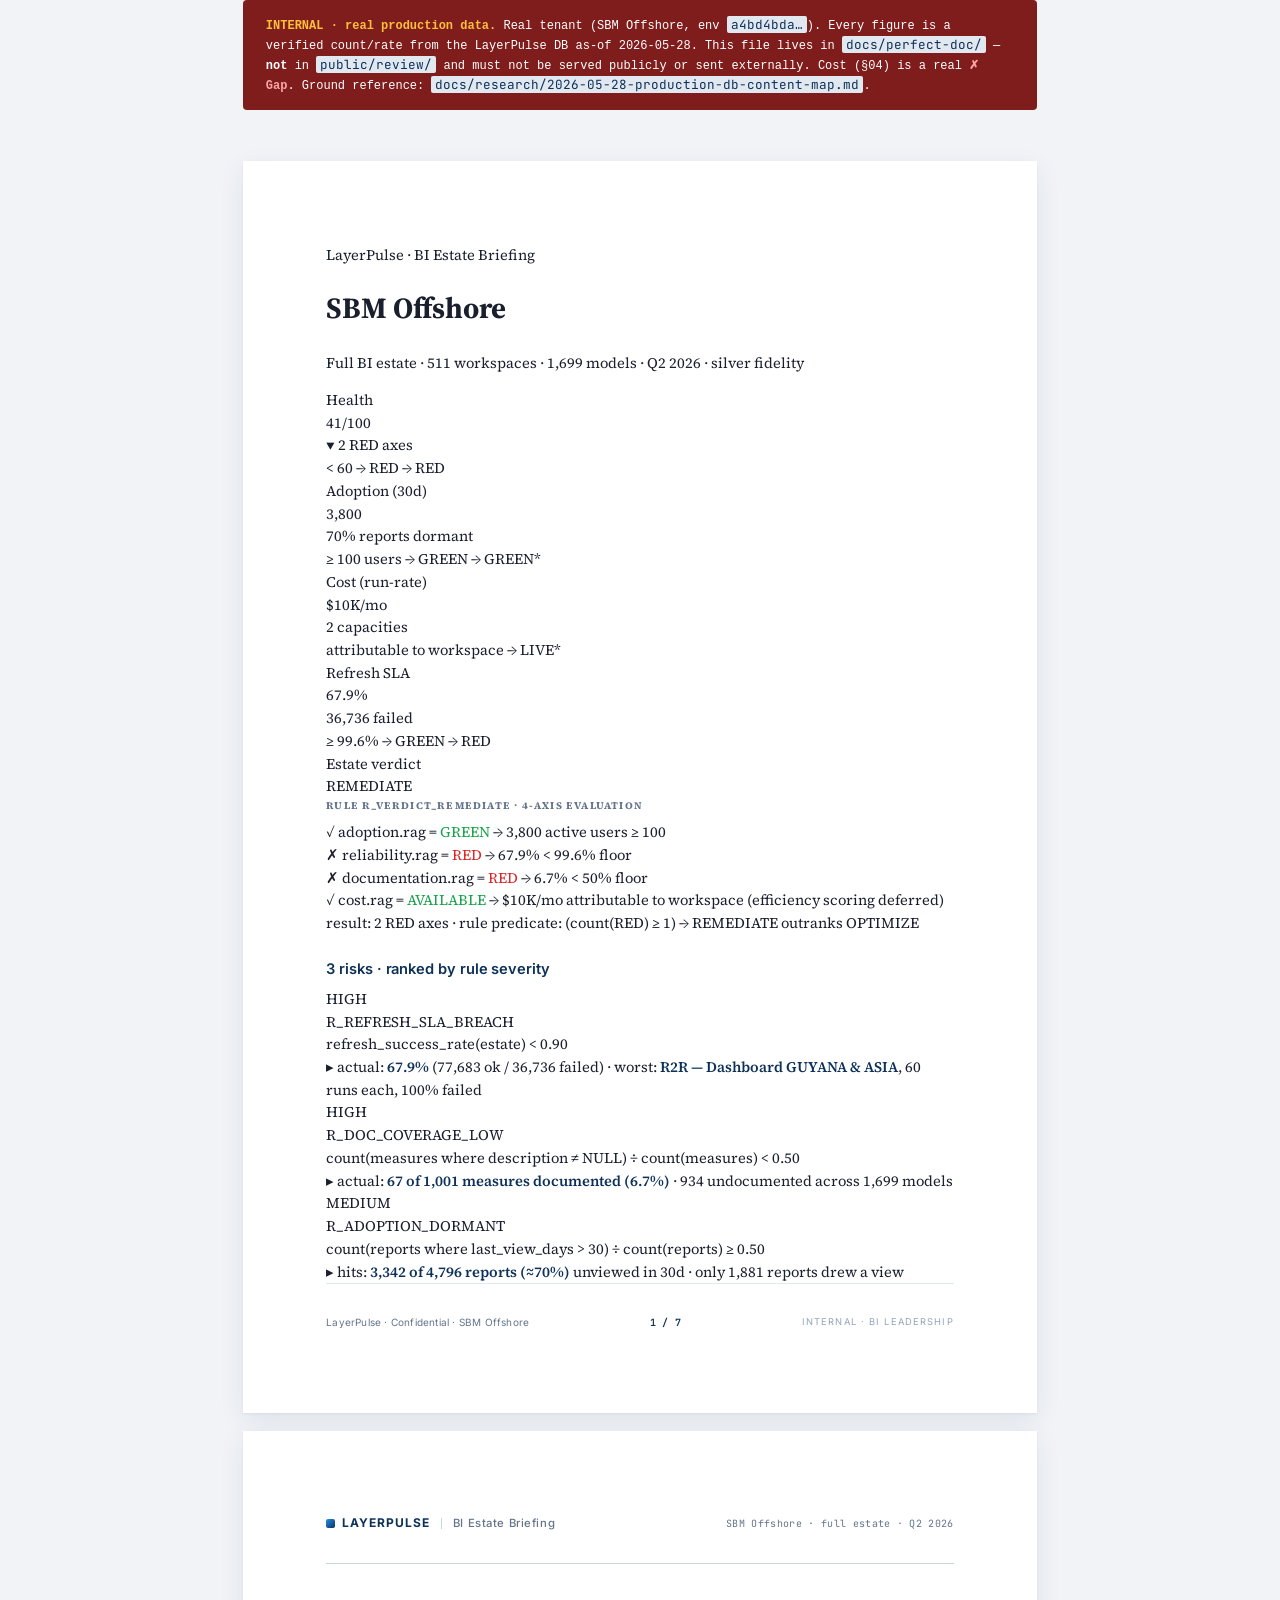
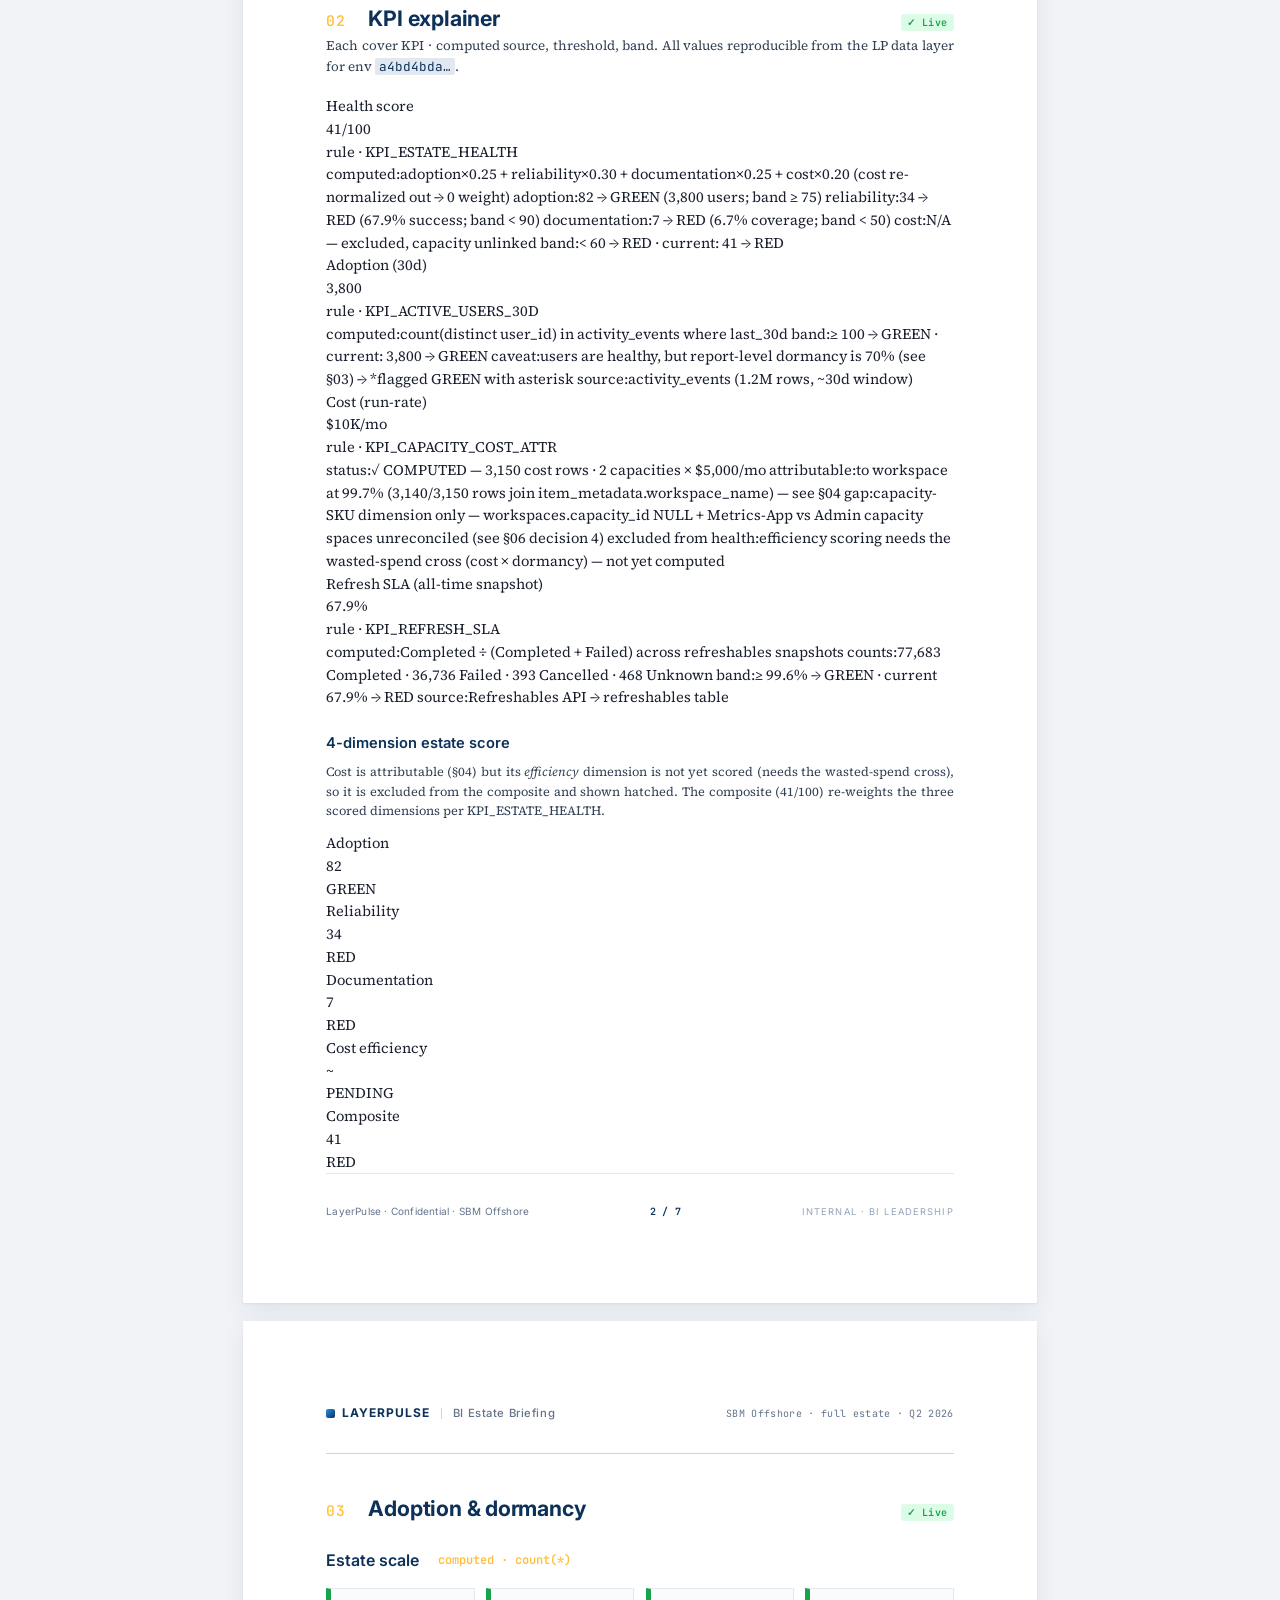
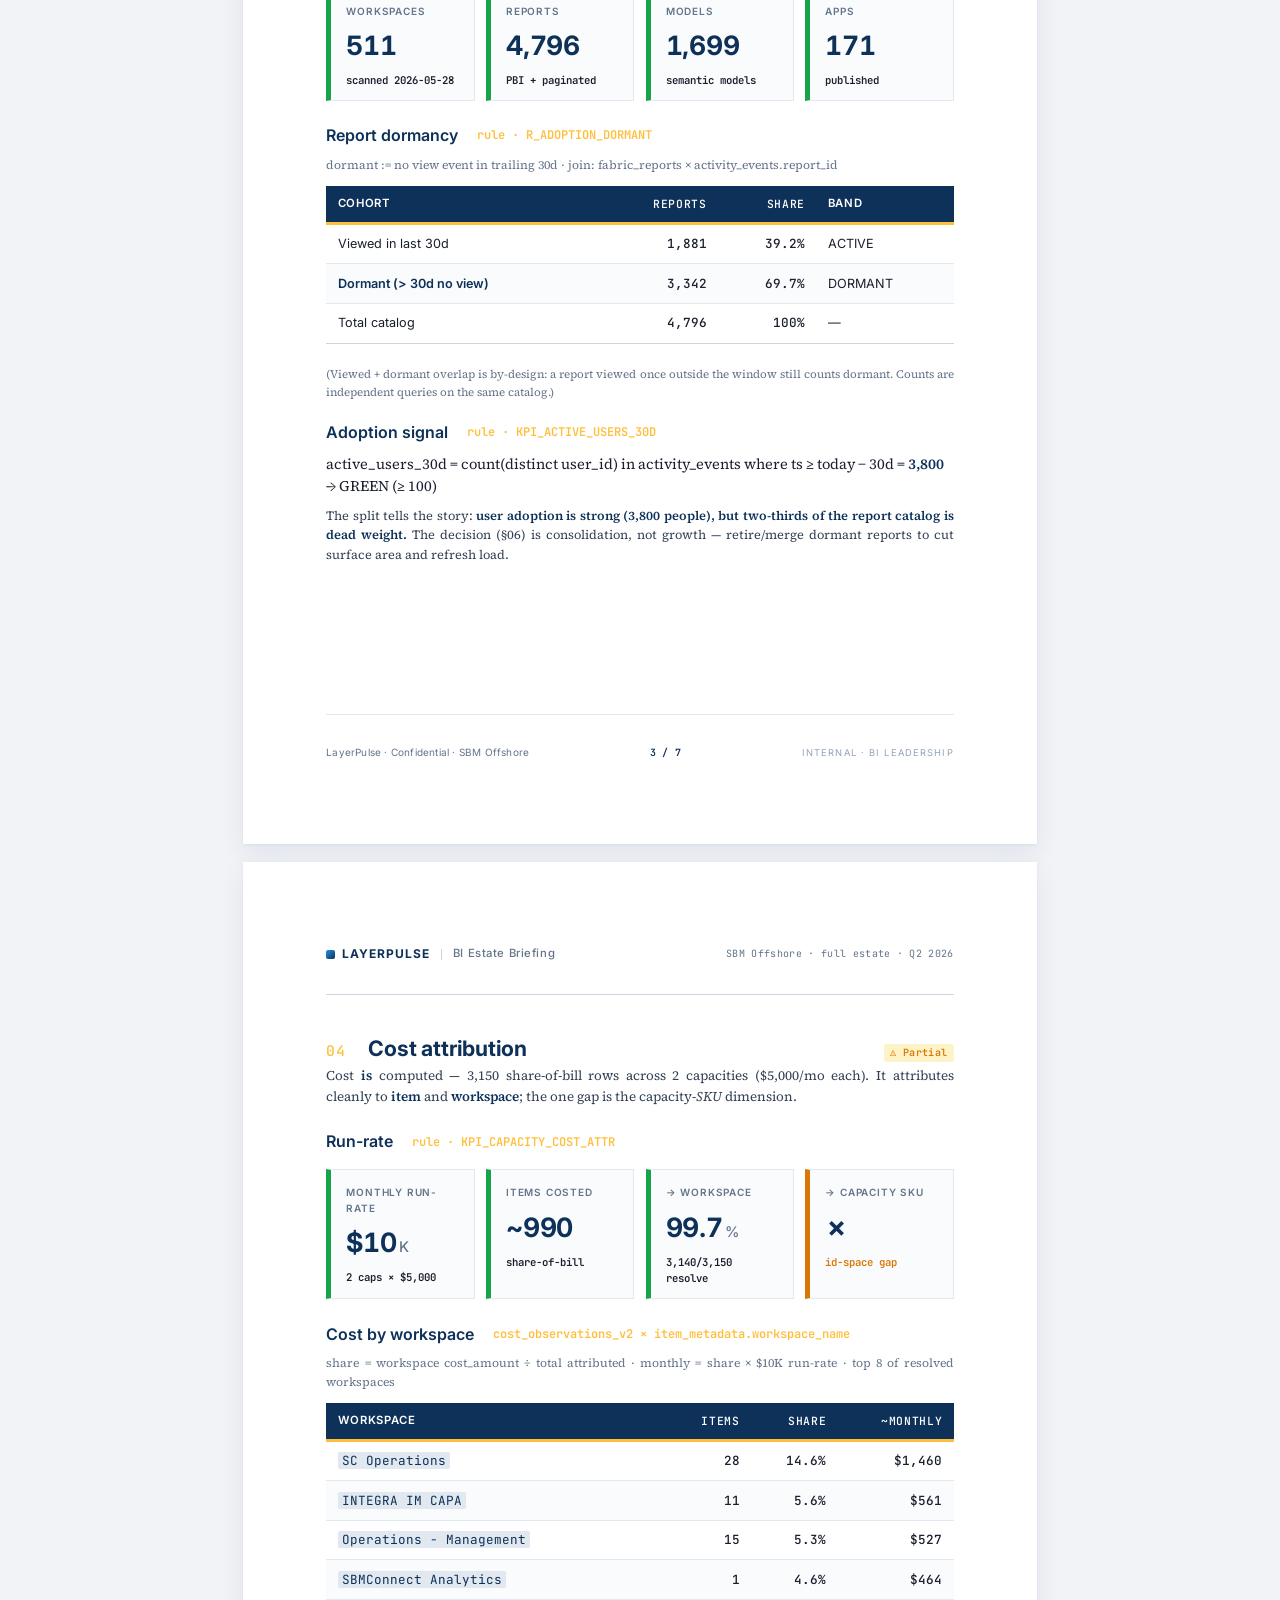
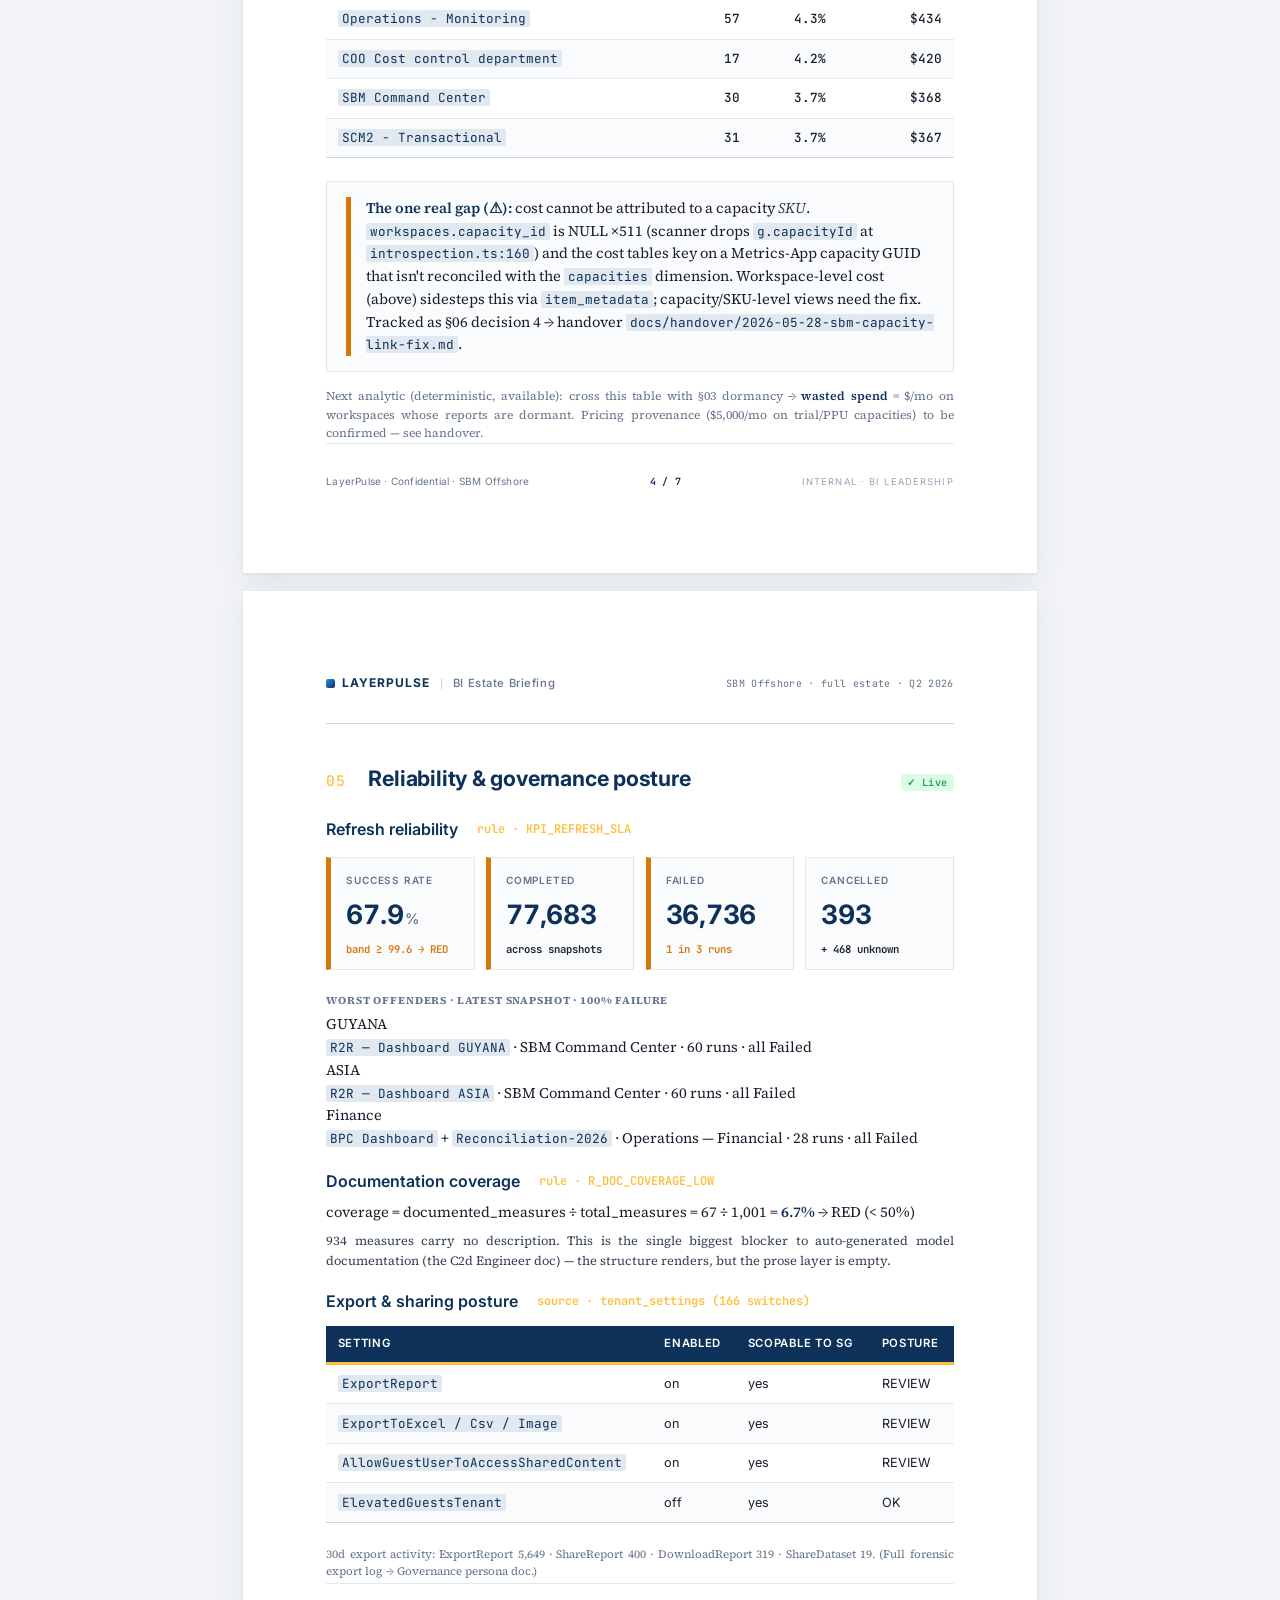
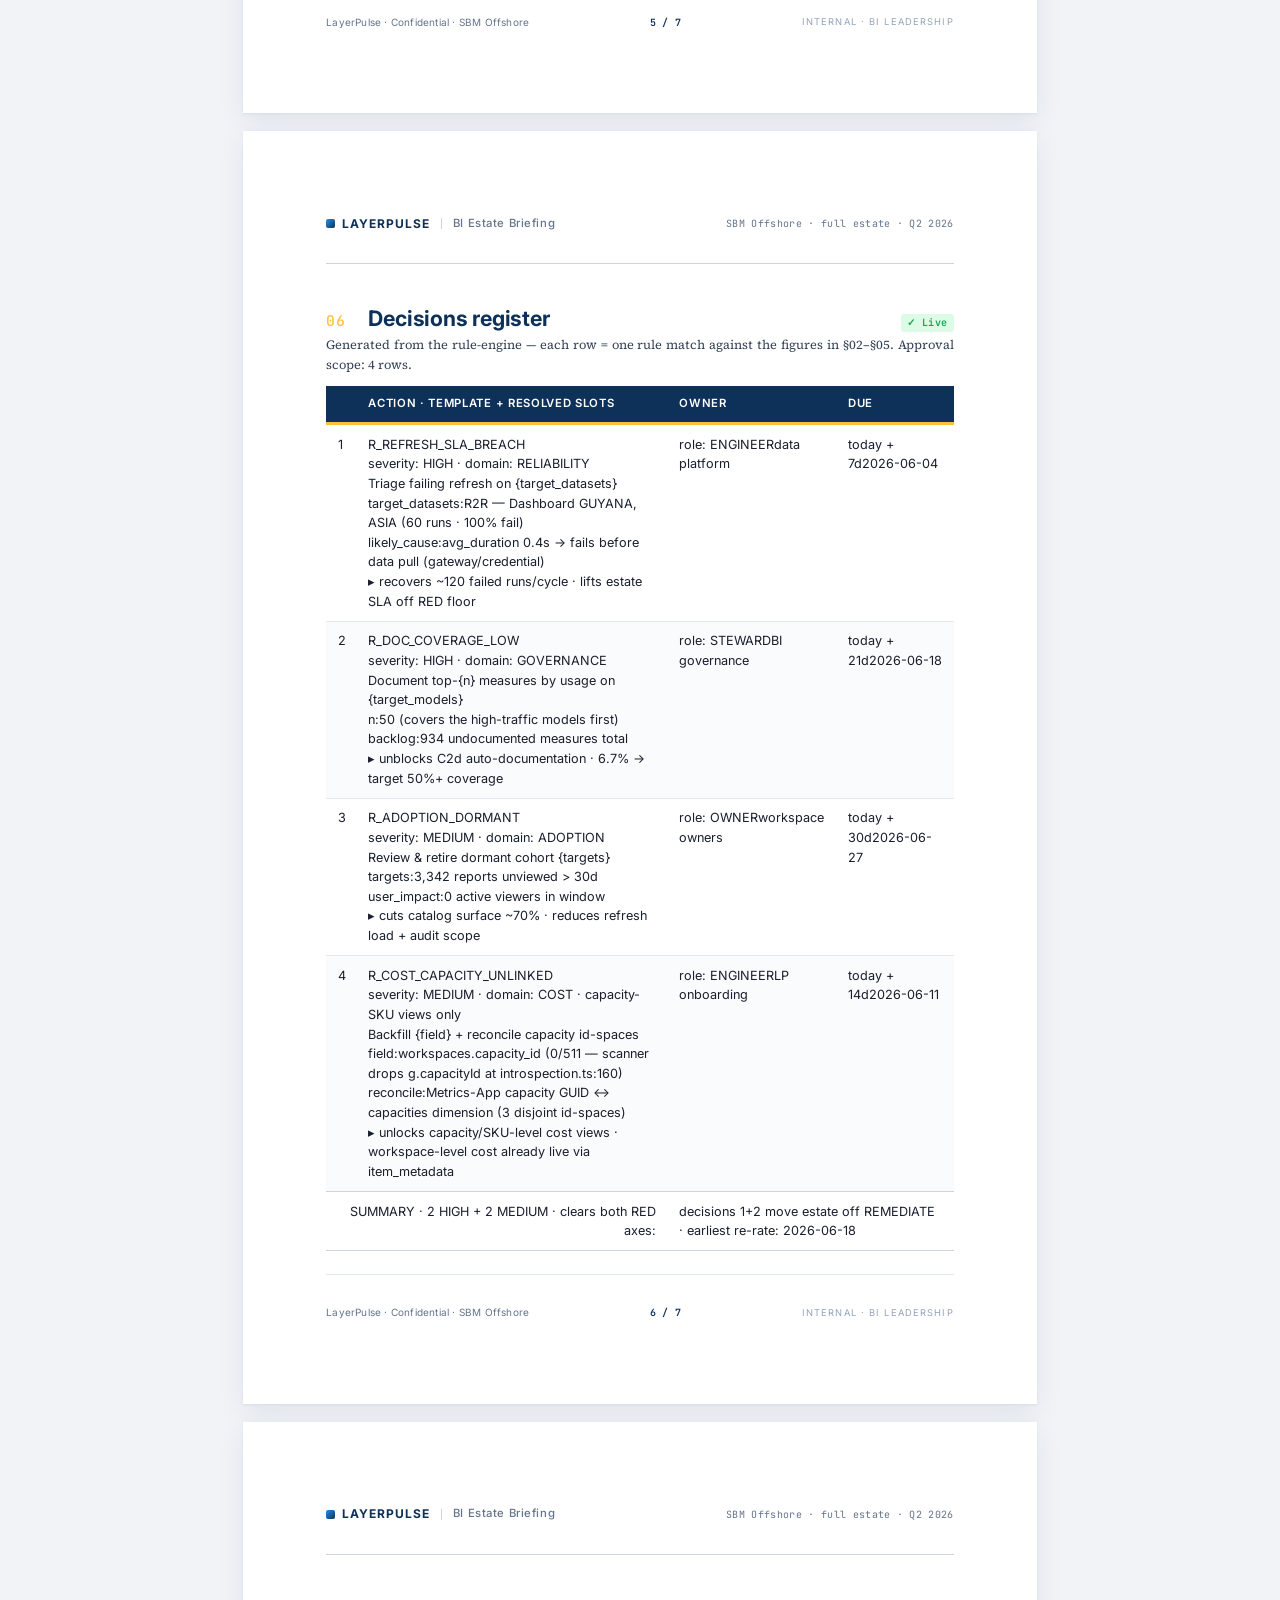
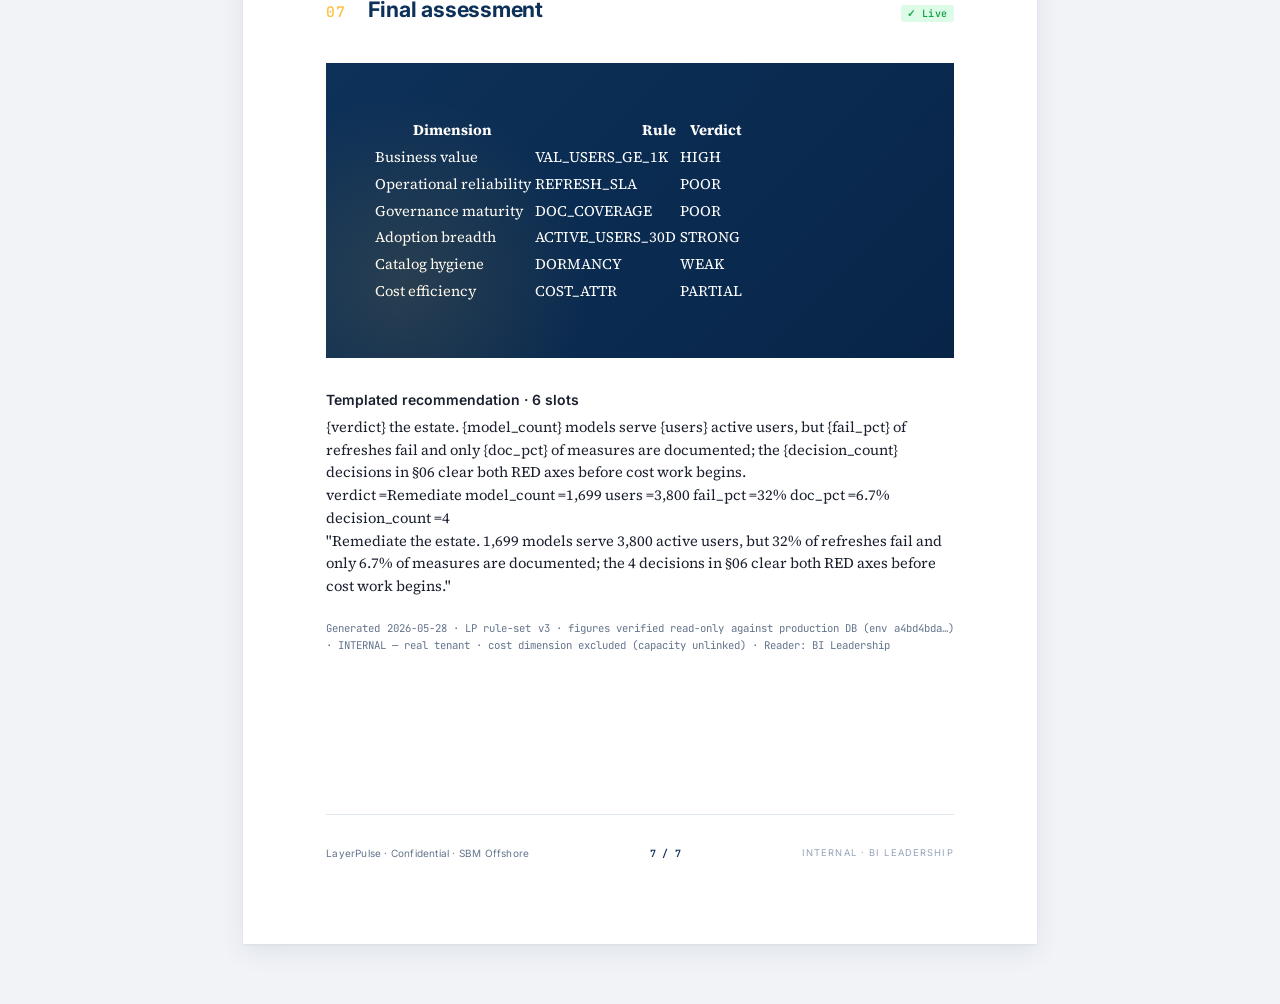
<file: docs/perfect-doc/bi-manager-v3.html>
<!doctype html>
<html lang="en">
<head>
<meta charset="utf-8"/>
<meta name="viewport" content="width=device-width, initial-scale=1"/>
<title>BI Estate Briefing v3 — SBM Offshore · LayerPulse [INTERNAL]</title>
<link rel="stylesheet" href="../../public/review/perfect-doc/doc.css"/>
</head>
<body>

<!-- ══════ INTERNAL ARTIFACT — real tenant data. Not for public/review/. Not for external distribution. ══════ -->
<div style="max-width: 210mm; margin: 0 auto 6mm; padding: 4mm 6mm; background: #7f1d1d; color: #fff; font-family: ui-monospace, monospace; font-size: 9pt; line-height: 1.5; border-radius: 4px;">
  <strong style="color:#FFBF3C;">INTERNAL · real production data.</strong>
  Real tenant (SBM Offshore, env <code>a4bd4bda…</code>). Every figure is a verified count/rate from the LayerPulse DB as-of 2026-05-28.
  This file lives in <code>docs/perfect-doc/</code> — <strong>not</strong> in <code>public/review/</code> and must not be served publicly or sent externally. Cost (§04) is a real <strong style="color:#fca5a5;">✗ Gap</strong>. Ground reference: <code>docs/research/2026-05-28-production-db-content-map.md</code>.
</div>

<div class="doc-shell">

<!-- ═══════════════════════ PAGE 1 · COVER ═══════════════════════ -->
<div class="doc-page">
  <div class="cover-v2-band">
    <div class="doc-mark"><span class="dot"></span>LayerPulse · BI Estate Briefing</div>
    <h1>SBM Offshore</h1>
    <p class="doc-sub">Full BI estate · 511 workspaces · 1,699 models · Q2 2026 · silver fidelity</p>
  </div>

  <div class="doc-body">

    <!-- 4 KPIs -->
    <div class="kpi-cover-grid">
      <div class="kpi-cover-card">
        <div class="l">Health</div>
        <div class="v">41<span class="unit">/100</span></div>
        <div class="t down">▼ 2 RED axes</div>
        <div class="b">&lt; 60 → RED <span class="band-inline">→ RED</span></div>
      </div>
      <div class="kpi-cover-card">
        <div class="l">Adoption (30d)</div>
        <div class="v">3,800</div>
        <div class="t warn">70% reports dormant</div>
        <div class="b">≥ 100 users → GREEN <span class="band-inline">→ GREEN*</span></div>
      </div>
      <div class="kpi-cover-card">
        <div class="l">Cost (run-rate)</div>
        <div class="v">$10K<span class="unit">/mo</span></div>
        <div class="t warn">2 capacities</div>
        <div class="b">attributable to workspace <span class="band-inline">→ LIVE*</span></div>
      </div>
      <div class="kpi-cover-card">
        <div class="l">Refresh SLA</div>
        <div class="v">67.9<span class="unit">%</span></div>
        <div class="t down">36,736 failed</div>
        <div class="b">≥ 99.6% → GREEN <span class="band-inline">→ RED</span></div>
      </div>
    </div>

    <!-- VERDICT with rule trace -->
    <div class="verdict-block-v2">
      <div class="v-headline">
        <div class="v-label">Estate verdict</div>
        <div class="v-value retire">REMEDIATE</div>
      </div>
      <div class="v-trace">
        <div style="margin-bottom: 2mm; color: var(--muted); font-size: 7.5pt; letter-spacing: 0.12em; text-transform: uppercase; font-weight: 700;">Rule R_VERDICT_REMEDIATE · 4-axis evaluation</div>
        <div class="t-line"><span class="check">✓</span> <span class="axis">adoption.rag</span> = <span style="color: var(--emerald);">GREEN</span>  <span class="arrow">→</span>  3,800 active users ≥ 100</div>
        <div class="t-line"><span class="cross">✗</span> <span class="axis">reliability.rag</span> = <span style="color: var(--rose);">RED</span>  <span class="arrow">→</span>  67.9% &lt; 99.6% floor</div>
        <div class="t-line"><span class="cross">✗</span> <span class="axis">documentation.rag</span> = <span style="color: var(--rose);">RED</span>  <span class="arrow">→</span>  6.7% &lt; 50% floor</div>
        <div class="t-line"><span class="check">✓</span> <span class="axis">cost.rag</span> = <span style="color: var(--emerald);">AVAILABLE</span>  <span class="arrow">→</span>  $10K/mo attributable to workspace (efficiency scoring deferred)</div>
        <div class="t-result">result: 2 RED axes · rule predicate: (count(RED) ≥ 1) → REMEDIATE outranks OPTIMIZE</div>
      </div>
    </div>

    <!-- 3 NAMED RISKS -->
    <h3 style="font-family: var(--sans); font-size: 11pt; color: var(--navy); margin: 6mm 0 2mm; letter-spacing: -0.005em;">3 risks · ranked by rule severity</h3>

    <div class="risk-cover">
      <span class="band high">HIGH</span>
      <div>
        <div class="r-rule-id">R_REFRESH_SLA_BREACH</div>
        <div class="r-predicate">refresh_success_rate(estate) &lt; 0.90</div>
        <div class="r-evidence"><span class="arrow">▸</span> actual: <strong>67.9%</strong> (77,683 ok / 36,736 failed) · worst: <strong>R2R — Dashboard GUYANA &amp; ASIA</strong>, 60 runs each, 100% failed</div>
      </div>
    </div>

    <div class="risk-cover">
      <span class="band high">HIGH</span>
      <div>
        <div class="r-rule-id">R_DOC_COVERAGE_LOW</div>
        <div class="r-predicate">count(measures where description ≠ NULL) ÷ count(measures) &lt; 0.50</div>
        <div class="r-evidence"><span class="arrow">▸</span> actual: <strong>67 of 1,001 measures documented (6.7%)</strong> · 934 undocumented across 1,699 models</div>
      </div>
    </div>

    <div class="risk-cover">
      <span class="band med">MEDIUM</span>
      <div>
        <div class="r-rule-id">R_ADOPTION_DORMANT</div>
        <div class="r-predicate">count(reports where last_view_days &gt; 30) ÷ count(reports) ≥ 0.50</div>
        <div class="r-evidence"><span class="arrow">▸</span> hits: <strong>3,342 of 4,796 reports (≈70%)</strong> unviewed in 30d · only 1,881 reports drew a view</div>
      </div>
    </div>
  </div>

  <div class="doc-foot">
    <span>LayerPulse · Confidential · SBM Offshore</span>
    <span class="doc-pgnum">1 / 7</span>
    <span class="doc-confidential">Internal · BI Leadership</span>
  </div>
</div>

<!-- ═══════════════════════ PAGE 2 · KPI EXPLAINER ═══════════════════════ -->
<div class="doc-page">
  <div class="doc-head">
    <div class="doc-mark"><span class="dot"></span>LayerPulse<span class="mark-sep"></span><span class="doc-type">BI Estate Briefing</span></div>
    <div class="doc-meta">SBM Offshore · full estate · Q2 2026</div>
  </div>

  <div class="doc-body">
    <div class="heading-row">
      <h2><span class="h2-num">02</span>KPI explainer</h2>
      <span class="doc-fit ok">✓ Live</span>
    </div>
    <p class="lead" style="font-style: normal; color: var(--ink-soft); font-size: 10pt;">Each cover KPI · computed source, threshold, band. All values reproducible from the LP data layer for env <code>a4bd4bda…</code>.</p>

    <div class="kpi-explained">
      <div>
        <div class="kpi-x-label">Health score</div>
        <div class="kpi-x-value">41<span class="unit">/100</span></div>
        <div class="kpi-x-rule">rule · KPI_ESTATE_HEALTH</div>
      </div>
      <div class="kpi-x-detail">
        <span class="k">computed:</span><span class="v">adoption×0.25 + reliability×0.30 + documentation×0.25 + cost×0.20 (cost re-normalized out → 0 weight)</span>
        <span class="k">adoption:</span><span class="v">82 → GREEN (3,800 users; band ≥ 75)</span>
        <span class="k">reliability:</span><span class="v">34 → RED (67.9% success; band &lt; 90)</span>
        <span class="k">documentation:</span><span class="v">7 → RED (6.7% coverage; band &lt; 50)</span>
        <span class="k">cost:</span><span class="v">N/A — excluded, capacity unlinked</span>
        <span class="k">band:</span><span class="v">&lt; 60 → RED · current: 41 → RED</span>
      </div>
    </div>

    <div class="kpi-explained">
      <div>
        <div class="kpi-x-label">Adoption (30d)</div>
        <div class="kpi-x-value">3,800</div>
        <div class="kpi-x-rule">rule · KPI_ACTIVE_USERS_30D</div>
      </div>
      <div class="kpi-x-detail">
        <span class="k">computed:</span><span class="v">count(distinct user_id) in activity_events where last_30d</span>
        <span class="k">band:</span><span class="v">≥ 100 → GREEN · current: 3,800 → GREEN</span>
        <span class="k">caveat:</span><span class="v">users are healthy, but report-level dormancy is 70% (see §03) → *flagged GREEN with asterisk</span>
        <span class="k">source:</span><span class="v">activity_events (1.2M rows, ~30d window)</span>
      </div>
    </div>

    <div class="kpi-explained">
      <div>
        <div class="kpi-x-label">Cost (run-rate)</div>
        <div class="kpi-x-value">$10K<span class="unit">/mo</span></div>
        <div class="kpi-x-rule">rule · KPI_CAPACITY_COST_ATTR</div>
      </div>
      <div class="kpi-x-detail">
        <span class="k">status:</span><span class="v">✓ COMPUTED — 3,150 cost rows · 2 capacities × $5,000/mo</span>
        <span class="k">attributable:</span><span class="v">to workspace at 99.7% (3,140/3,150 rows join item_metadata.workspace_name) — see §04</span>
        <span class="k">gap:</span><span class="v">capacity-SKU dimension only — workspaces.capacity_id NULL + Metrics-App vs Admin capacity spaces unreconciled (see §06 decision 4)</span>
        <span class="k">excluded from health:</span><span class="v">efficiency scoring needs the wasted-spend cross (cost × dormancy) — not yet computed</span>
      </div>
    </div>

    <div class="kpi-explained">
      <div>
        <div class="kpi-x-label">Refresh SLA (all-time snapshot)</div>
        <div class="kpi-x-value">67.9<span class="unit">%</span></div>
        <div class="kpi-x-rule">rule · KPI_REFRESH_SLA</div>
      </div>
      <div class="kpi-x-detail">
        <span class="k">computed:</span><span class="v">Completed ÷ (Completed + Failed) across refreshables snapshots</span>
        <span class="k">counts:</span><span class="v">77,683 Completed · 36,736 Failed · 393 Cancelled · 468 Unknown</span>
        <span class="k">band:</span><span class="v">≥ 99.6% → GREEN · current 67.9% → RED</span>
        <span class="k">source:</span><span class="v">Refreshables API → refreshables table</span>
      </div>
    </div>

    <h3 style="font-family: var(--sans); font-size: 11pt; color: var(--navy); margin: 6mm 0 2mm;">4-dimension estate score</h3>
    <p style="font-size: 9.5pt; color: var(--ink-soft); margin: 0 0 3mm;">Cost is attributable (§04) but its <em>efficiency</em> dimension is not yet scored (needs the wasted-spend cross), so it is excluded from the composite and shown hatched. The composite (41/100) re-weights the three scored dimensions per KPI_ESTATE_HEALTH.</p>

    <div class="scorecard-v2">
      <div class="sc-row"><div class="sc-label">Adoption</div><div class="sc-bar"><div class="sc-fill green" style="width: 82%;"></div></div><div class="sc-val">82</div><div class="sc-band"><span class="band green">GREEN</span></div></div>
      <div class="sc-row"><div class="sc-label">Reliability</div><div class="sc-bar"><div class="sc-fill red" style="width: 34%;"></div></div><div class="sc-val">34</div><div class="sc-band"><span class="band red">RED</span></div></div>
      <div class="sc-row"><div class="sc-label">Documentation</div><div class="sc-bar"><div class="sc-fill red" style="width: 7%;"></div></div><div class="sc-val">7</div><div class="sc-band"><span class="band red">RED</span></div></div>
      <div class="sc-row"><div class="sc-label">Cost efficiency</div><div class="sc-bar"><div class="sc-fill" style="width: 100%; background: repeating-linear-gradient(45deg, var(--line), var(--line) 3px, transparent 3px, transparent 6px);"></div></div><div class="sc-val">~</div><div class="sc-band"><span class="band">PENDING</span></div></div>
      <div class="sc-row"><div class="sc-label">Composite</div><div class="sc-bar"><div class="sc-fill red" style="width: 41%;"></div></div><div class="sc-val">41</div><div class="sc-band"><span class="band red">RED</span></div></div>
    </div>
  </div>

  <div class="doc-foot">
    <span>LayerPulse · Confidential · SBM Offshore</span>
    <span class="doc-pgnum">2 / 7</span>
    <span class="doc-confidential">Internal · BI Leadership</span>
  </div>
</div>

<!-- ═══════════════════════ PAGE 3 · ADOPTION & DORMANCY ═══════════════════════ -->
<div class="doc-page">
  <div class="doc-head">
    <div class="doc-mark"><span class="dot"></span>LayerPulse<span class="mark-sep"></span><span class="doc-type">BI Estate Briefing</span></div>
    <div class="doc-meta">SBM Offshore · full estate · Q2 2026</div>
  </div>

  <div class="doc-body">
    <div class="heading-row">
      <h2><span class="h2-num">03</span>Adoption &amp; dormancy</h2>
      <span class="doc-fit ok">✓ Live</span>
    </div>

    <h3>Estate scale <span style="font-family: var(--mono); font-size: 9pt; color: var(--gold); font-weight: 600;">computed · count(*)</span></h3>
    <div class="kpi-grid">
      <div class="kpi healthy"><div class="kpi-l">Workspaces</div><div class="kpi-v">511</div><div class="kpi-trend">scanned 2026-05-28</div></div>
      <div class="kpi healthy"><div class="kpi-l">Reports</div><div class="kpi-v">4,796</div><div class="kpi-trend">PBI + paginated</div></div>
      <div class="kpi healthy"><div class="kpi-l">Models</div><div class="kpi-v">1,699</div><div class="kpi-trend">semantic models</div></div>
      <div class="kpi healthy"><div class="kpi-l">Apps</div><div class="kpi-v">171</div><div class="kpi-trend">published</div></div>
    </div>

    <h3 style="margin-top:5mm;">Report dormancy <span style="font-family: var(--mono); font-size: 9pt; color: var(--gold); font-weight: 600;">rule · R_ADOPTION_DORMANT</span></h3>
    <p style="font-size: 9pt; color: var(--muted); margin: 0 0 1mm;">dormant := no view event in trailing 30d · join: fabric_reports × activity_events.report_id</p>
    <table>
      <thead><tr><th>Cohort</th><th class="num">Reports</th><th class="num">Share</th><th>Band</th></tr></thead>
      <tbody>
        <tr><td>Viewed in last 30d</td><td class="num">1,881</td><td class="num">39.2%</td><td><span class="band green">ACTIVE</span></td></tr>
        <tr><td><strong>Dormant (&gt; 30d no view)</strong></td><td class="num">3,342</td><td class="num">69.7%</td><td><span class="band amber">DORMANT</span></td></tr>
        <tr><td>Total catalog</td><td class="num">4,796</td><td class="num">100%</td><td>—</td></tr>
      </tbody>
    </table>
    <p style="font-size: 8.5pt; color: var(--muted); margin: 1mm 0 0;">(Viewed + dormant overlap is by-design: a report viewed once outside the window still counts dormant. Counts are independent queries on the same catalog.)</p>

    <h3 style="margin-top:5mm;">Adoption signal <span style="font-family: var(--mono); font-size: 9pt; color: var(--gold); font-weight: 600;">rule · KPI_ACTIVE_USERS_30D</span></h3>
    <div class="formula"><span class="f-rule">active_users_30d</span> = count(distinct user_id) in activity_events where ts ≥ today − 30d = <strong>3,800</strong> <span class="f-band">→ GREEN (≥ 100)</span></div>
    <p style="font-size: 9.5pt; color: var(--ink-soft); margin: 2mm 0 0;">The split tells the story: <strong>user adoption is strong (3,800 people), but two-thirds of the report catalog is dead weight.</strong> The decision (§06) is consolidation, not growth — retire/merge dormant reports to cut surface area and refresh load.</p>
  </div>

  <div class="doc-foot">
    <span>LayerPulse · Confidential · SBM Offshore</span>
    <span class="doc-pgnum">3 / 7</span>
    <span class="doc-confidential">Internal · BI Leadership</span>
  </div>
</div>

<!-- ═══════════════════════ PAGE 4 · COST READINESS (HONEST GAP) ═══════════════════════ -->
<div class="doc-page">
  <div class="doc-head">
    <div class="doc-mark"><span class="dot"></span>LayerPulse<span class="mark-sep"></span><span class="doc-type">BI Estate Briefing</span></div>
    <div class="doc-meta">SBM Offshore · full estate · Q2 2026</div>
  </div>

  <div class="doc-body">
    <div class="heading-row">
      <h2><span class="h2-num">04</span>Cost attribution</h2>
      <span class="doc-fit partial">⚠ Partial</span>
    </div>
    <p class="lead" style="font-style: normal; color: var(--ink-soft); font-size: 10pt;">Cost <strong>is</strong> computed — 3,150 share-of-bill rows across 2 capacities ($5,000/mo each). It attributes cleanly to <strong>item</strong> and <strong>workspace</strong>; the one gap is the capacity-<em>SKU</em> dimension.</p>

    <h3>Run-rate <span style="font-family: var(--mono); font-size: 9pt; color: var(--gold); font-weight: 600;">rule · KPI_CAPACITY_COST_ATTR</span></h3>
    <div class="kpi-grid">
      <div class="kpi healthy"><div class="kpi-l">Monthly run-rate</div><div class="kpi-v">$10<span class="unit">K</span></div><div class="kpi-trend">2 caps × $5,000</div></div>
      <div class="kpi healthy"><div class="kpi-l">Items costed</div><div class="kpi-v">~990</div><div class="kpi-trend">share-of-bill</div></div>
      <div class="kpi healthy"><div class="kpi-l">→ workspace</div><div class="kpi-v">99.7<span class="unit">%</span></div><div class="kpi-trend">3,140/3,150 resolve</div></div>
      <div class="kpi alert"><div class="kpi-l">→ capacity SKU</div><div class="kpi-v">✗</div><div class="kpi-trend warn">id-space gap</div></div>
    </div>

    <h3 style="margin-top:5mm;">Cost by workspace <span style="font-family: var(--mono); font-size: 9pt; color: var(--gold); font-weight: 600;">cost_observations_v2 × item_metadata.workspace_name</span></h3>
    <p style="font-size: 9pt; color: var(--muted); margin: 0 0 1mm;">share = workspace cost_amount ÷ total attributed · monthly = share × $10K run-rate · top 8 of resolved workspaces</p>
    <table>
      <thead><tr><th>Workspace</th><th class="num">Items</th><th class="num">Share</th><th class="num">~Monthly</th></tr></thead>
      <tbody>
        <tr><td><code>SC Operations</code></td><td class="num">28</td><td class="num">14.6%</td><td class="num">$1,460</td></tr>
        <tr><td><code>INTEGRA IM CAPA</code></td><td class="num">11</td><td class="num">5.6%</td><td class="num">$561</td></tr>
        <tr><td><code>Operations - Management</code></td><td class="num">15</td><td class="num">5.3%</td><td class="num">$527</td></tr>
        <tr><td><code>SBMConnect Analytics</code></td><td class="num">1</td><td class="num">4.6%</td><td class="num">$464</td></tr>
        <tr><td><code>Operations - Monitoring</code></td><td class="num">57</td><td class="num">4.3%</td><td class="num">$434</td></tr>
        <tr><td><code>COO Cost control department</code></td><td class="num">17</td><td class="num">4.2%</td><td class="num">$420</td></tr>
        <tr><td><code>SBM Command Center</code></td><td class="num">30</td><td class="num">3.7%</td><td class="num">$368</td></tr>
        <tr><td><code>SCM2 - Transactional</code></td><td class="num">31</td><td class="num">3.7%</td><td class="num">$367</td></tr>
      </tbody>
    </table>

    <div class="callout warn">
      <div></div>
      <div class="callout-body"><strong>The one real gap (⚠):</strong> cost cannot be attributed to a capacity <em>SKU</em>. <code>workspaces.capacity_id</code> is NULL ×511 (scanner drops <code>g.capacityId</code> at <code>introspection.ts:160</code>) and the cost tables key on a Metrics-App capacity GUID that isn't reconciled with the <code>capacities</code> dimension. Workspace-level cost (above) sidesteps this via <code>item_metadata</code>; capacity/SKU-level views need the fix. Tracked as §06 decision 4 → handover <code>docs/handover/2026-05-28-sbm-capacity-link-fix.md</code>.</div>
    </div>

    <p style="font-size: 9pt; color: var(--muted); margin: 3mm 0 0;">Next analytic (deterministic, available): cross this table with §03 dormancy → <strong>wasted spend</strong> = $/mo on workspaces whose reports are dormant. Pricing provenance ($5,000/mo on trial/PPU capacities) to be confirmed — see handover.</p>
  </div>

  <div class="doc-foot">
    <span>LayerPulse · Confidential · SBM Offshore</span>
    <span class="doc-pgnum">4 / 7</span>
    <span class="doc-confidential">Internal · BI Leadership</span>
  </div>
</div>

<!-- ═══════════════════════ PAGE 5 · RELIABILITY & GOVERNANCE ═══════════════════════ -->
<div class="doc-page">
  <div class="doc-head">
    <div class="doc-mark"><span class="dot"></span>LayerPulse<span class="mark-sep"></span><span class="doc-type">BI Estate Briefing</span></div>
    <div class="doc-meta">SBM Offshore · full estate · Q2 2026</div>
  </div>

  <div class="doc-body">
    <div class="heading-row">
      <h2><span class="h2-num">05</span>Reliability &amp; governance posture</h2>
      <span class="doc-fit ok">✓ Live</span>
    </div>

    <h3>Refresh reliability <span style="font-family: var(--mono); font-size: 9pt; color: var(--gold); font-weight: 600;">rule · KPI_REFRESH_SLA</span></h3>
    <div class="kpi-grid">
      <div class="kpi alert"><div class="kpi-l">Success rate</div><div class="kpi-v">67.9<span class="unit">%</span></div><div class="kpi-trend warn">band ≥ 99.6 → RED</div></div>
      <div class="kpi alert"><div class="kpi-l">Completed</div><div class="kpi-v">77,683</div><div class="kpi-trend">across snapshots</div></div>
      <div class="kpi alert"><div class="kpi-l">Failed</div><div class="kpi-v">36,736</div><div class="kpi-trend warn">1 in 3 runs</div></div>
      <div class="kpi"><div class="kpi-l">Cancelled</div><div class="kpi-v">393</div><div class="kpi-trend">+ 468 unknown</div></div>
    </div>

    <div class="fail-log">
      <div style="font-size: 8pt; color: var(--muted); margin-bottom: 1mm; letter-spacing: 0.08em; text-transform: uppercase; font-weight: 700;">Worst offenders · latest snapshot · 100% failure</div>
      <div class="fl-row"><div class="fl-date">GUYANA</div><div class="fl-class"><code>R2R — Dashboard GUYANA</code> · SBM Command Center · 60 runs · all Failed</div></div>
      <div class="fl-row"><div class="fl-date">ASIA</div><div class="fl-class"><code>R2R — Dashboard ASIA</code> · SBM Command Center · 60 runs · all Failed</div></div>
      <div class="fl-row"><div class="fl-date">Finance</div><div class="fl-class"><code>BPC Dashboard</code> + <code>Reconciliation-2026</code> · Operations — Financial · 28 runs · all Failed</div></div>
    </div>

    <h3 style="margin-top:5mm;">Documentation coverage <span style="font-family: var(--mono); font-size: 9pt; color: var(--gold); font-weight: 600;">rule · R_DOC_COVERAGE_LOW</span></h3>
    <div class="formula"><span class="f-rule">coverage</span> = documented_measures ÷ total_measures = 67 ÷ 1,001 = <strong>6.7%</strong> <span class="f-band">→ RED (&lt; 50%)</span></div>
    <p style="font-size: 9.5pt; color: var(--ink-soft); margin: 2mm 0 0;">934 measures carry no description. This is the single biggest blocker to auto-generated model documentation (the C2d Engineer doc) — the structure renders, but the prose layer is empty.</p>

    <h3 style="margin-top:5mm;">Export &amp; sharing posture <span style="font-family: var(--mono); font-size: 9pt; color: var(--gold); font-weight: 600;">source · tenant_settings (166 switches)</span></h3>
    <table>
      <thead><tr><th>Setting</th><th>Enabled</th><th>Scopable to SG</th><th>Posture</th></tr></thead>
      <tbody>
        <tr><td><code>ExportReport</code></td><td>on</td><td>yes</td><td><span class="band amber">REVIEW</span></td></tr>
        <tr><td><code>ExportToExcel / Csv / Image</code></td><td>on</td><td>yes</td><td><span class="band amber">REVIEW</span></td></tr>
        <tr><td><code>AllowGuestUserToAccessSharedContent</code></td><td>on</td><td>yes</td><td><span class="band amber">REVIEW</span></td></tr>
        <tr><td><code>ElevatedGuestsTenant</code></td><td>off</td><td>yes</td><td><span class="band green">OK</span></td></tr>
      </tbody>
    </table>
    <p style="font-size: 8.5pt; color: var(--muted); margin: 1mm 0 0;">30d export activity: ExportReport 5,649 · ShareReport 400 · DownloadReport 319 · ShareDataset 19. (Full forensic export log → Governance persona doc.)</p>
  </div>

  <div class="doc-foot">
    <span>LayerPulse · Confidential · SBM Offshore</span>
    <span class="doc-pgnum">5 / 7</span>
    <span class="doc-confidential">Internal · BI Leadership</span>
  </div>
</div>

<!-- ═══════════════════════ PAGE 6 · DECISIONS REGISTER ═══════════════════════ -->
<div class="doc-page">
  <div class="doc-head">
    <div class="doc-mark"><span class="dot"></span>LayerPulse<span class="mark-sep"></span><span class="doc-type">BI Estate Briefing</span></div>
    <div class="doc-meta">SBM Offshore · full estate · Q2 2026</div>
  </div>

  <div class="doc-body">
    <div class="heading-row">
      <h2><span class="h2-num">06</span>Decisions register</h2>
      <span class="doc-fit ok">✓ Live</span>
    </div>
    <p style="font-size: 9.5pt; color: var(--ink-soft); margin: 0 0 3mm;">Generated from the rule-engine — each row = one rule match against the figures in §02–§05. Approval scope: 4 rows.</p>

    <table class="decisions-reg">
      <thead><tr><th></th><th>Action · template + resolved slots</th><th>Owner</th><th>Due</th></tr></thead>
      <tbody>
        <tr>
          <td class="dr-num">1</td>
          <td>
            <div class="dr-rule">R_REFRESH_SLA_BREACH</div>
            <div class="dr-rule-meta">severity: HIGH · domain: RELIABILITY</div>
            <div class="dr-action-template">Triage failing refresh on <span class="slot">{target_datasets}</span></div>
            <div class="dr-slot-list">
              <span class="slot-k">target_datasets:</span>R2R — Dashboard GUYANA, ASIA (60 runs · 100% fail)<br/>
              <span class="slot-k">likely_cause:</span>avg_duration 0.4s → fails before data pull (gateway/credential)
            </div>
            <div class="dr-impact">▸ recovers ~120 failed runs/cycle · lifts estate SLA off RED floor</div>
          </td>
          <td class="dr-owner"><span class="role">role: ENGINEER</span>data platform</td>
          <td class="dr-due"><span class="computed">today + 7d</span>2026-06-04</td>
        </tr>
        <tr class="alt">
          <td class="dr-num">2</td>
          <td>
            <div class="dr-rule">R_DOC_COVERAGE_LOW</div>
            <div class="dr-rule-meta">severity: HIGH · domain: GOVERNANCE</div>
            <div class="dr-action-template">Document top-<span class="slot">{n}</span> measures by usage on <span class="slot">{target_models}</span></div>
            <div class="dr-slot-list">
              <span class="slot-k">n:</span>50 (covers the high-traffic models first)<br/>
              <span class="slot-k">backlog:</span>934 undocumented measures total
            </div>
            <div class="dr-impact">▸ unblocks C2d auto-documentation · 6.7% → target 50%+ coverage</div>
          </td>
          <td class="dr-owner"><span class="role">role: STEWARD</span>BI governance</td>
          <td class="dr-due"><span class="computed">today + 21d</span>2026-06-18</td>
        </tr>
        <tr>
          <td class="dr-num">3</td>
          <td>
            <div class="dr-rule">R_ADOPTION_DORMANT</div>
            <div class="dr-rule-meta">severity: MEDIUM · domain: ADOPTION</div>
            <div class="dr-action-template">Review &amp; retire dormant cohort <span class="slot">{targets}</span></div>
            <div class="dr-slot-list">
              <span class="slot-k">targets:</span>3,342 reports unviewed &gt; 30d<br/>
              <span class="slot-k">user_impact:</span>0 active viewers in window
            </div>
            <div class="dr-impact">▸ cuts catalog surface ~70% · reduces refresh load + audit scope</div>
          </td>
          <td class="dr-owner"><span class="role">role: OWNER</span>workspace owners</td>
          <td class="dr-due"><span class="computed">today + 30d</span>2026-06-27</td>
        </tr>
        <tr class="alt">
          <td class="dr-num">4</td>
          <td>
            <div class="dr-rule">R_COST_CAPACITY_UNLINKED</div>
            <div class="dr-rule-meta">severity: MEDIUM · domain: COST · capacity-SKU views only</div>
            <div class="dr-action-template">Backfill <span class="slot">{field}</span> + reconcile capacity id-spaces</div>
            <div class="dr-slot-list">
              <span class="slot-k">field:</span>workspaces.capacity_id (0/511 — scanner drops g.capacityId at introspection.ts:160)<br/>
              <span class="slot-k">reconcile:</span>Metrics-App capacity GUID ↔ capacities dimension (3 disjoint id-spaces)
            </div>
            <div class="dr-impact">▸ unlocks capacity/SKU-level cost views · workspace-level cost already live via item_metadata</div>
          </td>
          <td class="dr-owner"><span class="role">role: ENGINEER</span>LP onboarding</td>
          <td class="dr-due"><span class="computed">today + 14d</span>2026-06-11</td>
        </tr>
      </tbody>
      <tfoot>
        <tr>
          <td colspan="2" style="text-align: right;">SUMMARY · 2 HIGH + 2 MEDIUM · clears both RED axes:</td>
          <td colspan="2">decisions 1+2 move estate off REMEDIATE · earliest re-rate: 2026-06-18</td>
        </tr>
      </tfoot>
    </table>
  </div>

  <div class="doc-foot">
    <span>LayerPulse · Confidential · SBM Offshore</span>
    <span class="doc-pgnum">6 / 7</span>
    <span class="doc-confidential">Internal · BI Leadership</span>
  </div>
</div>

<!-- ═══════════════════════ PAGE 7 · FINAL ASSESSMENT ═══════════════════════ -->
<div class="doc-page">
  <div class="doc-head">
    <div class="doc-mark"><span class="dot"></span>LayerPulse<span class="mark-sep"></span><span class="doc-type">BI Estate Briefing</span></div>
    <div class="doc-meta">SBM Offshore · full estate · Q2 2026</div>
  </div>

  <div class="doc-body" style="margin-bottom: 0;">
    <div class="heading-row">
      <h2><span class="h2-num">07</span>Final assessment</h2>
      <span class="doc-fit ok">✓ Live</span>
    </div>
  </div>

  <div class="final-assessment">
    <table class="dim-assess">
      <thead><tr><th>Dimension</th><th class="dim-rule" style="text-align: right;">Rule</th><th style="text-align: right;">Verdict</th></tr></thead>
      <tbody>
        <tr><td class="dim-name">Business value</td><td class="dim-rule">VAL_USERS_GE_1K</td><td class="dim-verdict">HIGH</td></tr>
        <tr><td class="dim-name">Operational reliability</td><td class="dim-rule">REFRESH_SLA</td><td class="dim-verdict">POOR</td></tr>
        <tr><td class="dim-name">Governance maturity</td><td class="dim-rule">DOC_COVERAGE</td><td class="dim-verdict">POOR</td></tr>
        <tr><td class="dim-name">Adoption breadth</td><td class="dim-rule">ACTIVE_USERS_30D</td><td class="dim-verdict">STRONG</td></tr>
        <tr><td class="dim-name">Catalog hygiene</td><td class="dim-rule">DORMANCY</td><td class="dim-verdict">WEAK</td></tr>
        <tr><td class="dim-name">Cost efficiency</td><td class="dim-rule">COST_ATTR</td><td class="dim-verdict">PARTIAL</td></tr>
      </tbody>
    </table>
  </div>

  <div class="doc-body" style="margin-top: 4mm;">
    <div class="tmpl-rec">
      <h4>Templated recommendation · 6 slots</h4>
      <div class="tmpl-string"><span class="slot">{verdict}</span> the estate. <span class="slot">{model_count}</span> models serve <span class="slot">{users}</span> active users, but <span class="slot">{fail_pct}</span> of refreshes fail and only <span class="slot">{doc_pct}</span> of measures are documented; the <span class="slot">{decision_count}</span> decisions in §06 clear both RED axes before cost work begins.</div>

      <div class="tmpl-resolved">
        <span class="k">verdict =</span><span class="v">Remediate</span>
        <span class="k">model_count =</span><span class="v">1,699</span>
        <span class="k">users =</span><span class="v">3,800</span>
        <span class="k">fail_pct =</span><span class="v">32%</span>
        <span class="k">doc_pct =</span><span class="v">6.7%</span>
        <span class="k">decision_count =</span><span class="v">4</span>
      </div>

      <div class="tmpl-output">"Remediate the estate. 1,699 models serve 3,800 active users, but 32% of refreshes fail and only 6.7% of measures are documented; the 4 decisions in §06 clear both RED axes before cost work begins."</div>
    </div>

    <p style="font-family: var(--mono); font-size: 8pt; color: var(--muted); margin-top: 6mm;">Generated 2026-05-28 · LP rule-set v3 · figures verified read-only against production DB (env a4bd4bda…) · INTERNAL — real tenant · cost dimension excluded (capacity unlinked) · Reader: BI Leadership</p>
  </div>

  <div class="doc-foot">
    <span>LayerPulse · Confidential · SBM Offshore</span>
    <span class="doc-pgnum">7 / 7</span>
    <span class="doc-confidential">Internal · BI Leadership</span>
  </div>
</div>

</div>
</body>
</html>
</file>
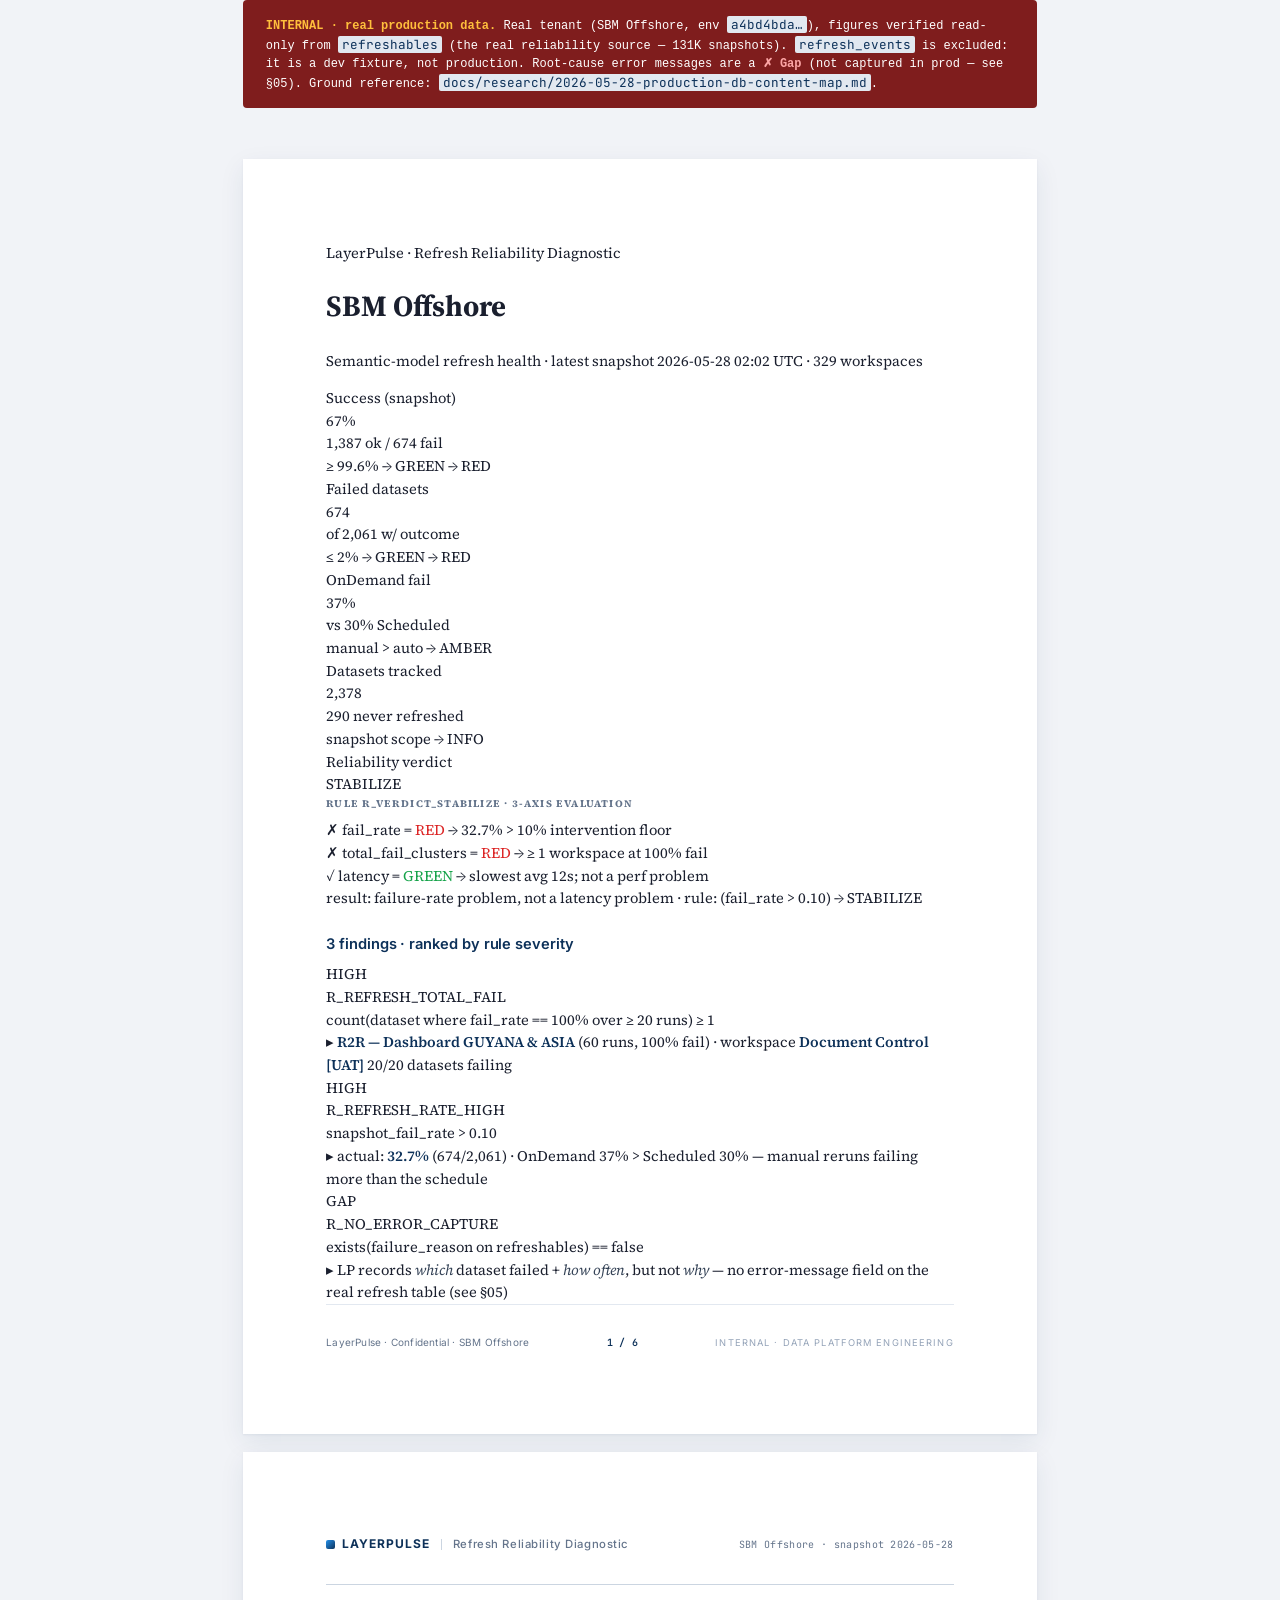
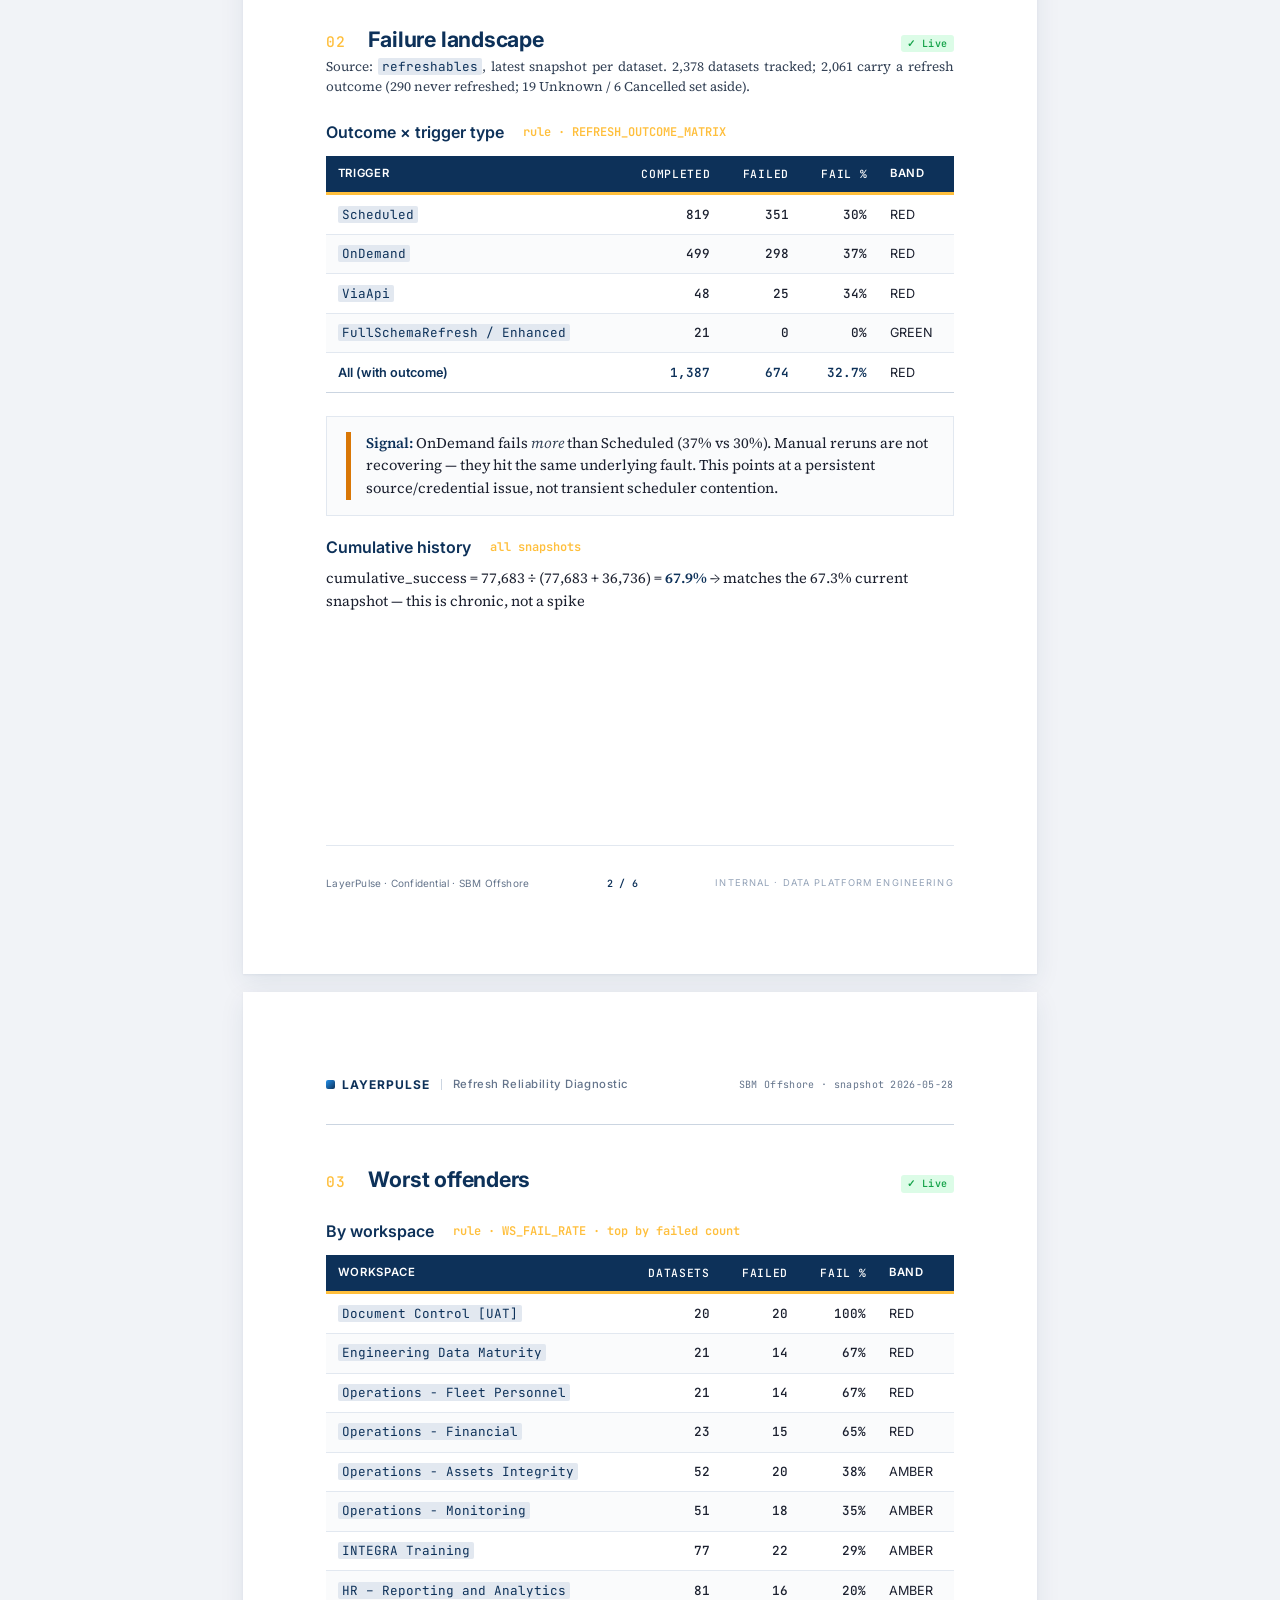
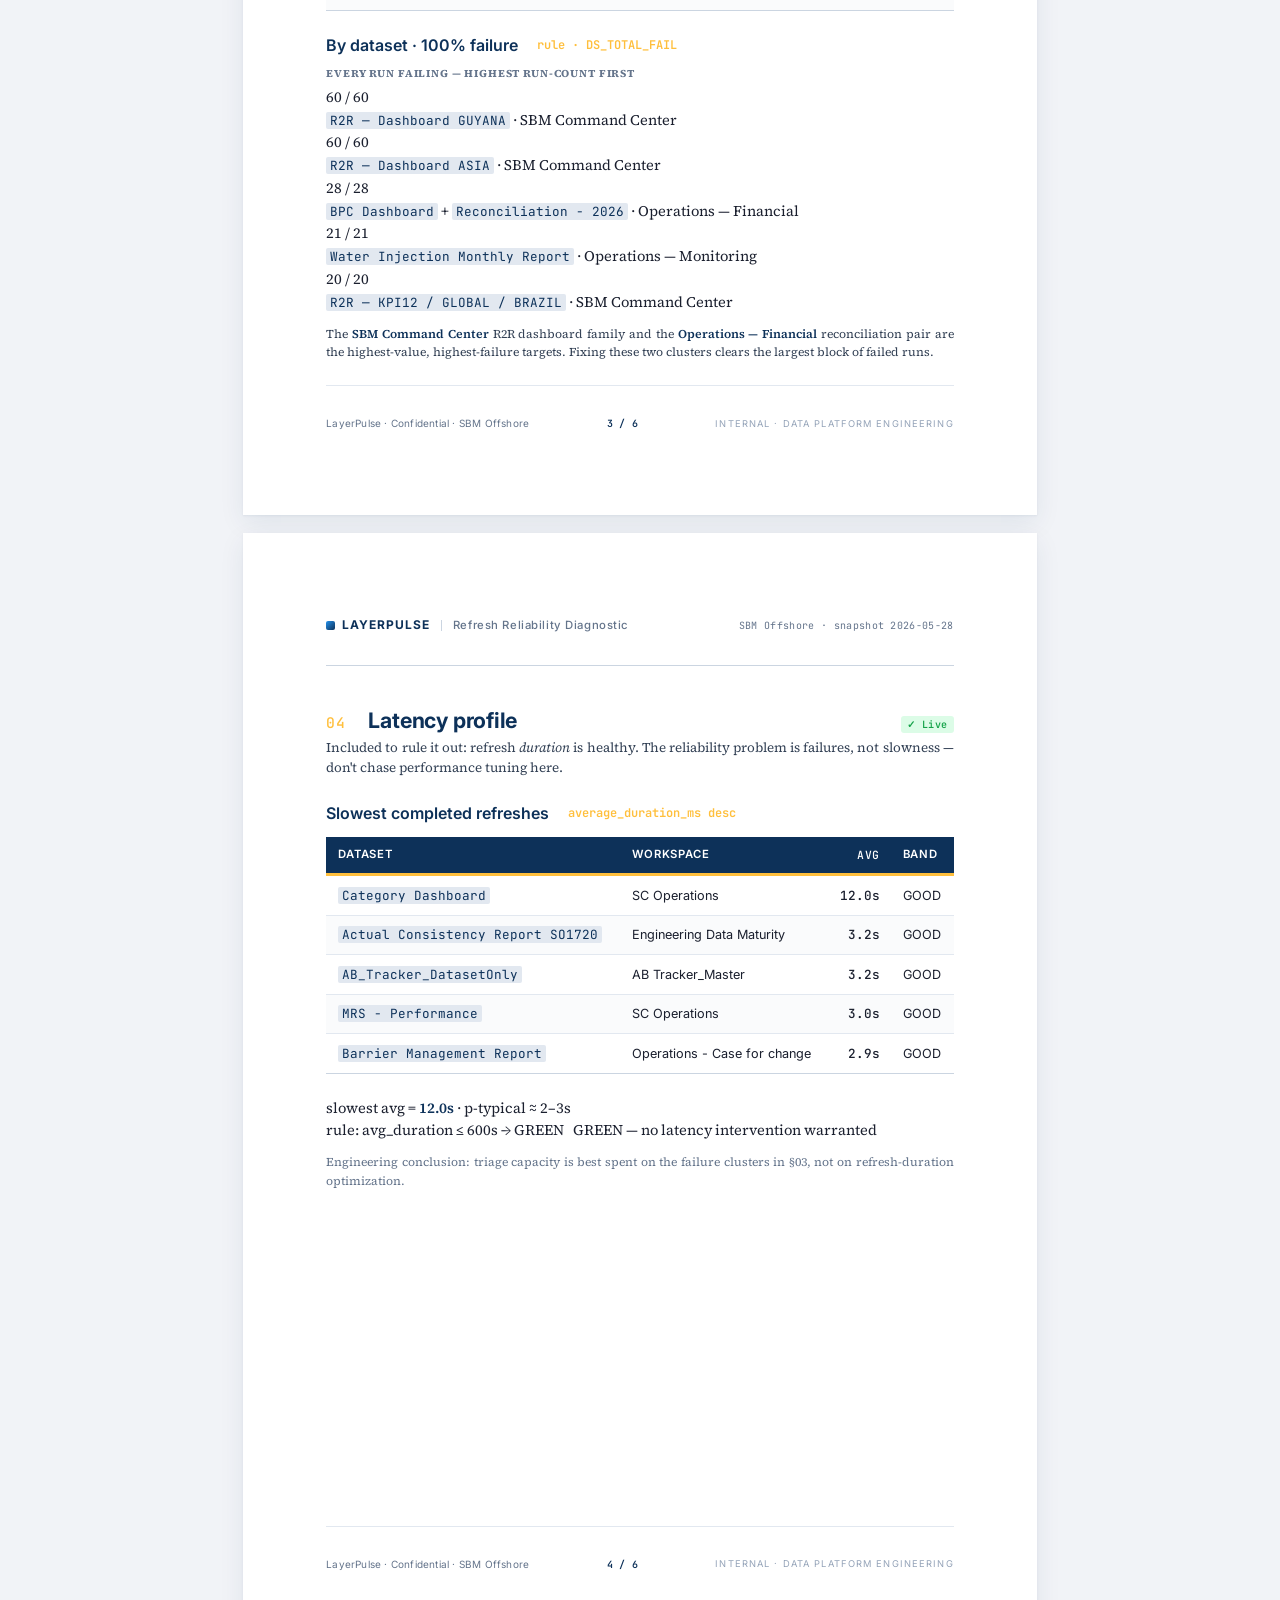
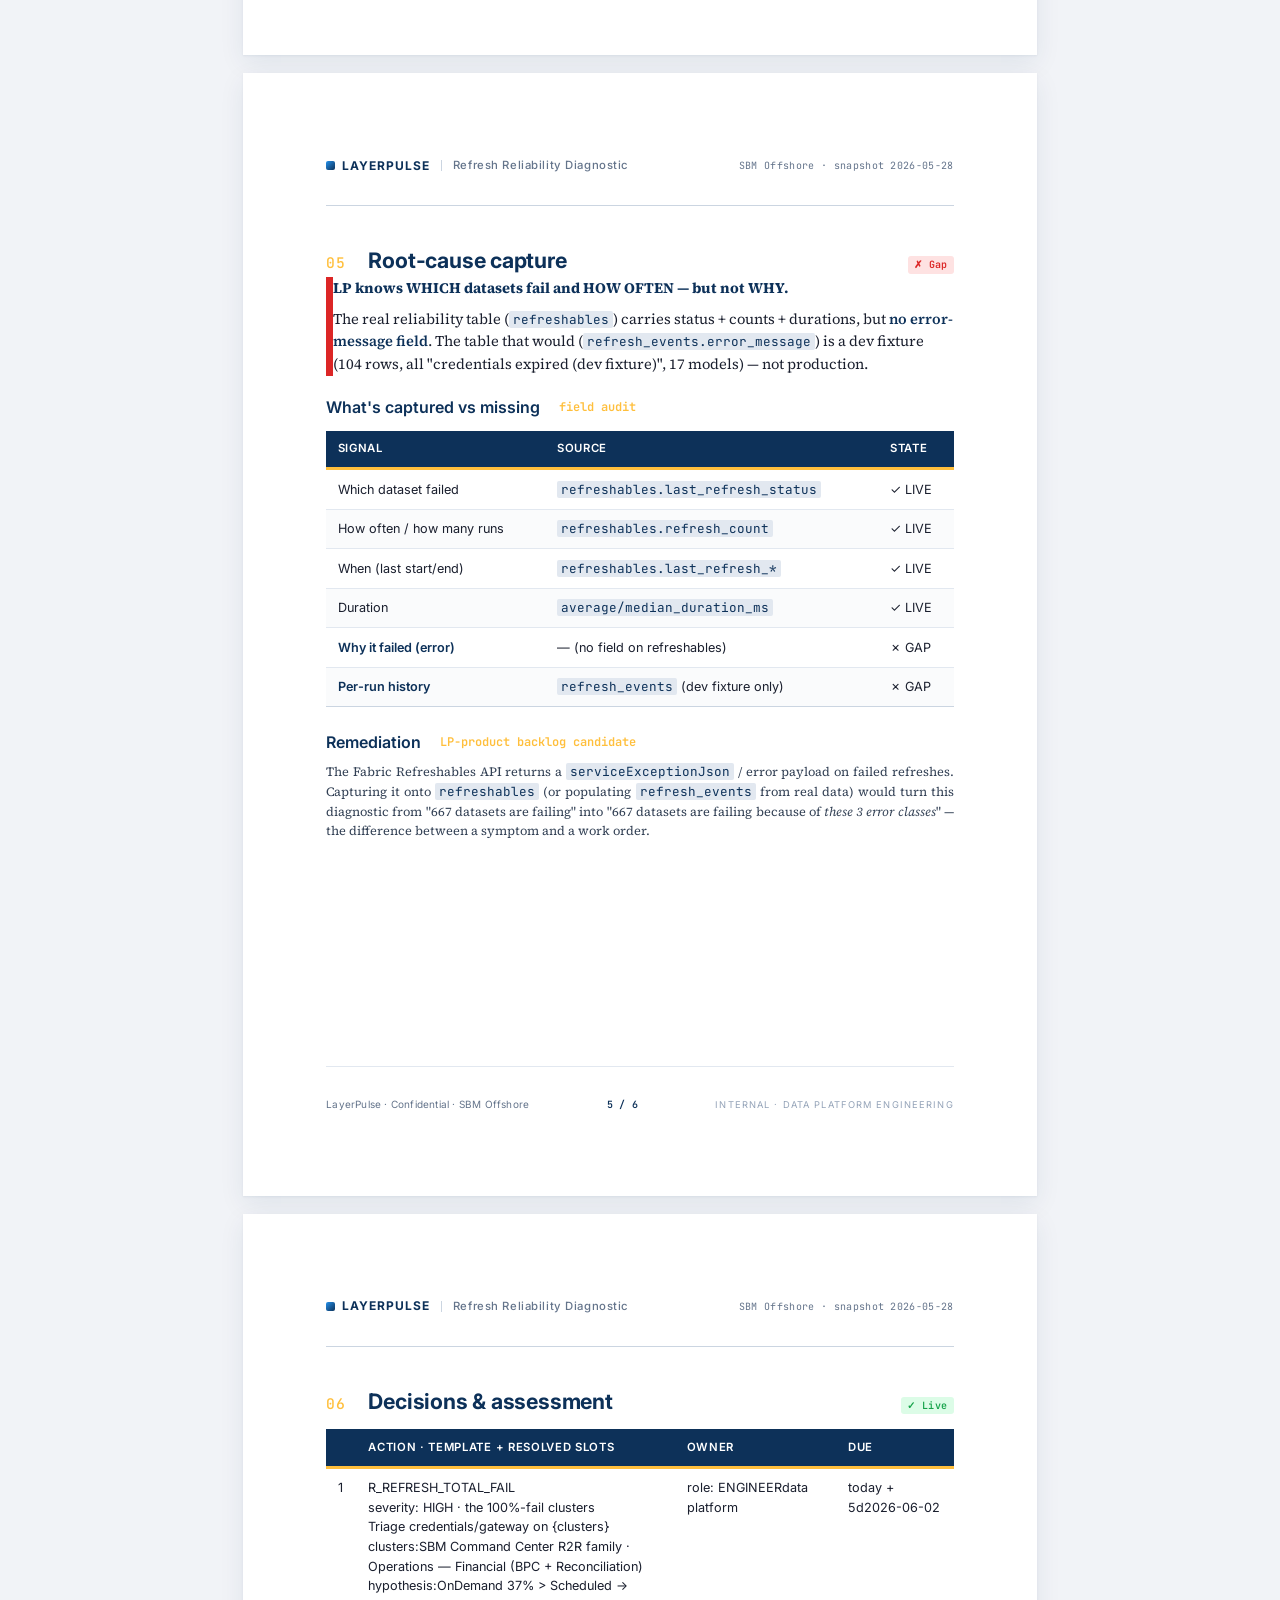
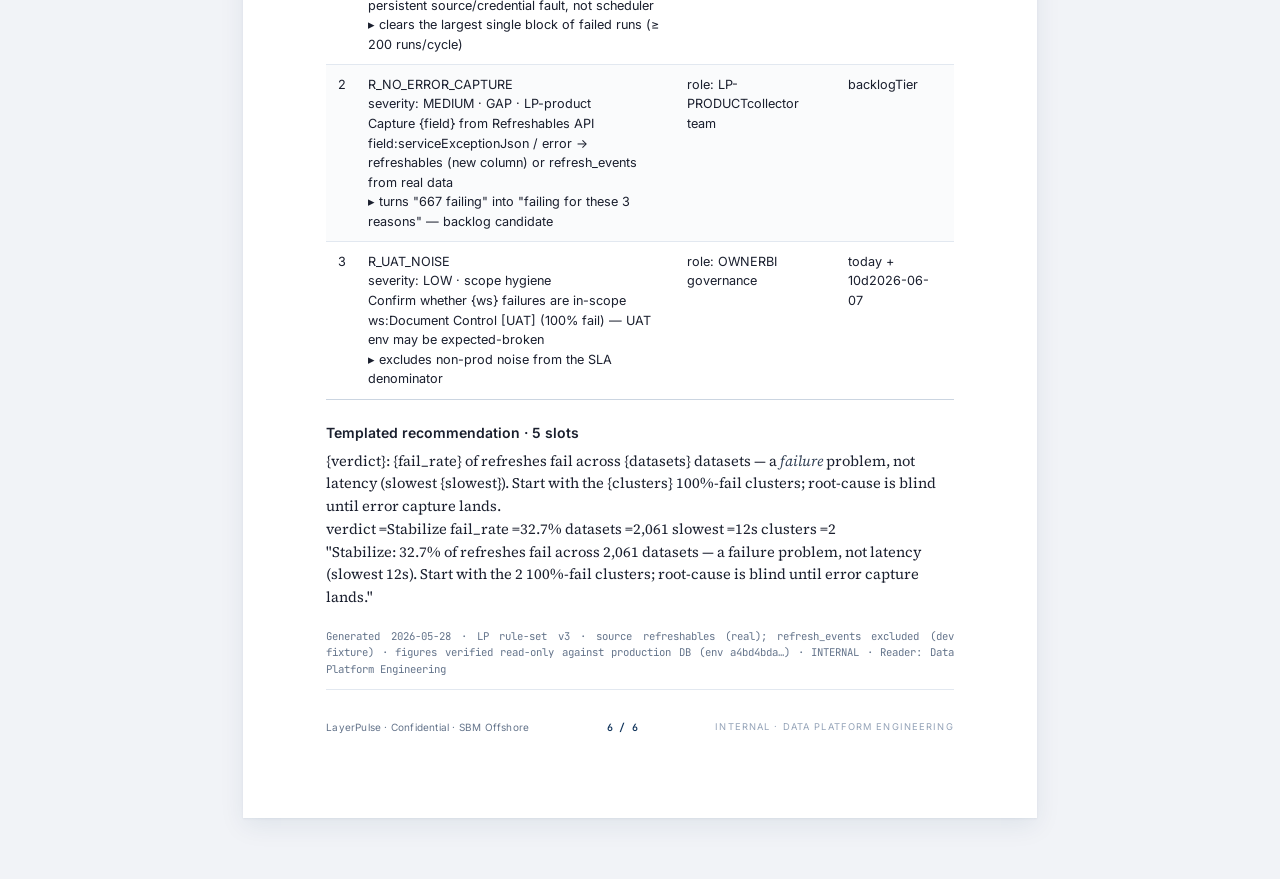
<file: docs/perfect-doc/engineer-reliability-v1.html>
<!doctype html>
<html lang="en">
<head>
<meta charset="utf-8"/>
<meta name="viewport" content="width=device-width, initial-scale=1"/>
<title>Refresh Reliability Diagnostic — SBM Offshore · LayerPulse [INTERNAL]</title>
<link rel="stylesheet" href="../../public/review/perfect-doc/doc.css"/>
</head>
<body>

<!-- ══════ INTERNAL ARTIFACT — real tenant data. Not for public/review/. ══════ -->
<div style="max-width: 210mm; margin: 0 auto 6mm; padding: 4mm 6mm; background: #7f1d1d; color: #fff; font-family: ui-monospace, monospace; font-size: 9pt; line-height: 1.5; border-radius: 4px;">
  <strong style="color:#FFBF3C;">INTERNAL · real production data.</strong>
  Real tenant (SBM Offshore, env <code>a4bd4bda…</code>), figures verified read-only from <code>refreshables</code> (the real reliability source — 131K snapshots). <code>refresh_events</code> is excluded: it is a dev fixture, not production. Root-cause error messages are a <strong style="color:#fca5a5;">✗ Gap</strong> (not captured in prod — see §05). Ground reference: <code>docs/research/2026-05-28-production-db-content-map.md</code>.
</div>

<div class="doc-shell">

<!-- ═══════════════════════ PAGE 1 · COVER ═══════════════════════ -->
<div class="doc-page">
  <div class="cover-v2-band">
    <div class="doc-mark"><span class="dot"></span>LayerPulse · Refresh Reliability Diagnostic</div>
    <h1>SBM Offshore</h1>
    <p class="doc-sub">Semantic-model refresh health · latest snapshot 2026-05-28 02:02 UTC · 329 workspaces</p>
  </div>

  <div class="doc-body">

    <div class="kpi-cover-grid">
      <div class="kpi-cover-card">
        <div class="l">Success (snapshot)</div>
        <div class="v">67<span class="unit">%</span></div>
        <div class="t down">1,387 ok / 674 fail</div>
        <div class="b">≥ 99.6% → GREEN <span class="band-inline">→ RED</span></div>
      </div>
      <div class="kpi-cover-card">
        <div class="l">Failed datasets</div>
        <div class="v">674</div>
        <div class="t down">of 2,061 w/ outcome</div>
        <div class="b">≤ 2% → GREEN <span class="band-inline">→ RED</span></div>
      </div>
      <div class="kpi-cover-card">
        <div class="l">OnDemand fail</div>
        <div class="v">37<span class="unit">%</span></div>
        <div class="t down">vs 30% Scheduled</div>
        <div class="b">manual &gt; auto <span class="band-inline">→ AMBER</span></div>
      </div>
      <div class="kpi-cover-card">
        <div class="l">Datasets tracked</div>
        <div class="v">2,378</div>
        <div class="t warn">290 never refreshed</div>
        <div class="b">snapshot scope <span class="band-inline">→ INFO</span></div>
      </div>
    </div>

    <div class="verdict-block-v2">
      <div class="v-headline">
        <div class="v-label">Reliability verdict</div>
        <div class="v-value retire">STABILIZE</div>
      </div>
      <div class="v-trace">
        <div style="margin-bottom: 2mm; color: var(--muted); font-size: 7.5pt; letter-spacing: 0.12em; text-transform: uppercase; font-weight: 700;">Rule R_VERDICT_STABILIZE · 3-axis evaluation</div>
        <div class="t-line"><span class="cross">✗</span> <span class="axis">fail_rate</span> = <span style="color: var(--rose);">RED</span>  <span class="arrow">→</span>  32.7% &gt; 10% intervention floor</div>
        <div class="t-line"><span class="cross">✗</span> <span class="axis">total_fail_clusters</span> = <span style="color: var(--rose);">RED</span>  <span class="arrow">→</span>  ≥ 1 workspace at 100% fail</div>
        <div class="t-line"><span class="check">✓</span> <span class="axis">latency</span> = <span style="color: var(--emerald);">GREEN</span>  <span class="arrow">→</span>  slowest avg 12s; not a perf problem</div>
        <div class="t-result">result: failure-rate problem, not a latency problem · rule: (fail_rate &gt; 0.10) → STABILIZE</div>
      </div>
    </div>

    <h3 style="font-family: var(--sans); font-size: 11pt; color: var(--navy); margin: 6mm 0 2mm; letter-spacing: -0.005em;">3 findings · ranked by rule severity</h3>

    <div class="risk-cover">
      <span class="band high">HIGH</span>
      <div>
        <div class="r-rule-id">R_REFRESH_TOTAL_FAIL</div>
        <div class="r-predicate">count(dataset where fail_rate == 100% over ≥ 20 runs) ≥ 1</div>
        <div class="r-evidence"><span class="arrow">▸</span> <strong>R2R — Dashboard GUYANA &amp; ASIA</strong> (60 runs, 100% fail) · workspace <strong>Document Control [UAT]</strong> 20/20 datasets failing</div>
      </div>
    </div>

    <div class="risk-cover">
      <span class="band high">HIGH</span>
      <div>
        <div class="r-rule-id">R_REFRESH_RATE_HIGH</div>
        <div class="r-predicate">snapshot_fail_rate &gt; 0.10</div>
        <div class="r-evidence"><span class="arrow">▸</span> actual: <strong>32.7%</strong> (674/2,061) · OnDemand 37% &gt; Scheduled 30% — manual reruns failing more than the schedule</div>
      </div>
    </div>

    <div class="risk-cover">
      <span class="band med">GAP</span>
      <div>
        <div class="r-rule-id">R_NO_ERROR_CAPTURE</div>
        <div class="r-predicate">exists(failure_reason on refreshables) == false</div>
        <div class="r-evidence"><span class="arrow">▸</span> LP records <em>which</em> dataset failed + <em>how often</em>, but not <em>why</em> — no error-message field on the real refresh table (see §05)</div>
      </div>
    </div>
  </div>

  <div class="doc-foot">
    <span>LayerPulse · Confidential · SBM Offshore</span>
    <span class="doc-pgnum">1 / 6</span>
    <span class="doc-confidential">Internal · Data Platform Engineering</span>
  </div>
</div>

<!-- ═══════════════════════ PAGE 2 · FAILURE LANDSCAPE ═══════════════════════ -->
<div class="doc-page">
  <div class="doc-head">
    <div class="doc-mark"><span class="dot"></span>LayerPulse<span class="mark-sep"></span><span class="doc-type">Refresh Reliability Diagnostic</span></div>
    <div class="doc-meta">SBM Offshore · snapshot 2026-05-28</div>
  </div>

  <div class="doc-body">
    <div class="heading-row">
      <h2><span class="h2-num">02</span>Failure landscape</h2>
      <span class="doc-fit ok">✓ Live</span>
    </div>
    <p class="lead" style="font-style: normal; color: var(--ink-soft); font-size: 10pt;">Source: <code>refreshables</code>, latest snapshot per dataset. 2,378 datasets tracked; 2,061 carry a refresh outcome (290 never refreshed; 19 Unknown / 6 Cancelled set aside).</p>

    <h3>Outcome × trigger type <span style="font-family: var(--mono); font-size: 9pt; color: var(--gold); font-weight: 600;">rule · REFRESH_OUTCOME_MATRIX</span></h3>
    <table>
      <thead><tr><th>Trigger</th><th class="num">Completed</th><th class="num">Failed</th><th class="num">Fail %</th><th>Band</th></tr></thead>
      <tbody>
        <tr><td><code>Scheduled</code></td><td class="num">819</td><td class="num">351</td><td class="num">30%</td><td><span class="band red">RED</span></td></tr>
        <tr><td><code>OnDemand</code></td><td class="num">499</td><td class="num">298</td><td class="num">37%</td><td><span class="band red">RED</span></td></tr>
        <tr><td><code>ViaApi</code></td><td class="num">48</td><td class="num">25</td><td class="num">34%</td><td><span class="band red">RED</span></td></tr>
        <tr><td><code>FullSchemaRefresh / Enhanced</code></td><td class="num">21</td><td class="num">0</td><td class="num">0%</td><td><span class="band green">GREEN</span></td></tr>
        <tr><td><strong>All (with outcome)</strong></td><td class="num"><strong>1,387</strong></td><td class="num"><strong>674</strong></td><td class="num"><strong>32.7%</strong></td><td><span class="band red">RED</span></td></tr>
      </tbody>
    </table>

    <div class="callout warn">
      <div></div>
      <div class="callout-body"><strong>Signal:</strong> OnDemand fails <em>more</em> than Scheduled (37% vs 30%). Manual reruns are not recovering — they hit the same underlying fault. This points at a persistent source/credential issue, not transient scheduler contention.</div>
    </div>

    <h3 style="margin-top:5mm;">Cumulative history <span style="font-family: var(--mono); font-size: 9pt; color: var(--gold); font-weight: 600;">all snapshots</span></h3>
    <div class="formula"><span class="f-rule">cumulative_success</span> = 77,683 ÷ (77,683 + 36,736) = <strong>67.9%</strong> <span class="f-band">→ matches the 67.3% current snapshot — this is chronic, not a spike</span></div>
  </div>

  <div class="doc-foot">
    <span>LayerPulse · Confidential · SBM Offshore</span>
    <span class="doc-pgnum">2 / 6</span>
    <span class="doc-confidential">Internal · Data Platform Engineering</span>
  </div>
</div>

<!-- ═══════════════════════ PAGE 3 · WORST OFFENDERS ═══════════════════════ -->
<div class="doc-page">
  <div class="doc-head">
    <div class="doc-mark"><span class="dot"></span>LayerPulse<span class="mark-sep"></span><span class="doc-type">Refresh Reliability Diagnostic</span></div>
    <div class="doc-meta">SBM Offshore · snapshot 2026-05-28</div>
  </div>

  <div class="doc-body">
    <div class="heading-row">
      <h2><span class="h2-num">03</span>Worst offenders</h2>
      <span class="doc-fit ok">✓ Live</span>
    </div>

    <h3>By workspace <span style="font-family: var(--mono); font-size: 9pt; color: var(--gold); font-weight: 600;">rule · WS_FAIL_RATE · top by failed count</span></h3>
    <table>
      <thead><tr><th>Workspace</th><th class="num">Datasets</th><th class="num">Failed</th><th class="num">Fail %</th><th>Band</th></tr></thead>
      <tbody>
        <tr><td><code>Document Control [UAT]</code></td><td class="num">20</td><td class="num">20</td><td class="num">100%</td><td><span class="band red">RED</span></td></tr>
        <tr><td><code>Engineering Data Maturity</code></td><td class="num">21</td><td class="num">14</td><td class="num">67%</td><td><span class="band red">RED</span></td></tr>
        <tr><td><code>Operations - Fleet Personnel</code></td><td class="num">21</td><td class="num">14</td><td class="num">67%</td><td><span class="band red">RED</span></td></tr>
        <tr><td><code>Operations - Financial</code></td><td class="num">23</td><td class="num">15</td><td class="num">65%</td><td><span class="band red">RED</span></td></tr>
        <tr><td><code>Operations - Assets Integrity</code></td><td class="num">52</td><td class="num">20</td><td class="num">38%</td><td><span class="band amber">AMBER</span></td></tr>
        <tr><td><code>Operations - Monitoring</code></td><td class="num">51</td><td class="num">18</td><td class="num">35%</td><td><span class="band amber">AMBER</span></td></tr>
        <tr><td><code>INTEGRA Training</code></td><td class="num">77</td><td class="num">22</td><td class="num">29%</td><td><span class="band amber">AMBER</span></td></tr>
        <tr><td><code>HR – Reporting and Analytics</code></td><td class="num">81</td><td class="num">16</td><td class="num">20%</td><td><span class="band amber">AMBER</span></td></tr>
      </tbody>
    </table>

    <h3 style="margin-top:5mm;">By dataset · 100% failure <span style="font-family: var(--mono); font-size: 9pt; color: var(--gold); font-weight: 600;">rule · DS_TOTAL_FAIL</span></h3>
    <div class="fail-log">
      <div style="font-size: 8pt; color: var(--muted); margin-bottom: 1mm; letter-spacing: 0.08em; text-transform: uppercase; font-weight: 700;">every run failing — highest run-count first</div>
      <div class="fl-row"><div class="fl-date">60 / 60</div><div class="fl-class"><code>R2R — Dashboard GUYANA</code> · SBM Command Center</div></div>
      <div class="fl-row"><div class="fl-date">60 / 60</div><div class="fl-class"><code>R2R — Dashboard ASIA</code> · SBM Command Center</div></div>
      <div class="fl-row"><div class="fl-date">28 / 28</div><div class="fl-class"><code>BPC Dashboard</code> + <code>Reconciliation - 2026</code> · Operations — Financial</div></div>
      <div class="fl-row"><div class="fl-date">21 / 21</div><div class="fl-class"><code>Water Injection Monthly Report</code> · Operations — Monitoring</div></div>
      <div class="fl-row"><div class="fl-date">20 / 20</div><div class="fl-class"><code>R2R — KPI12 / GLOBAL / BRAZIL</code> · SBM Command Center</div></div>
    </div>
    <p style="font-size: 9pt; color: var(--ink-soft); margin: 3mm 0 0;">The <strong>SBM Command Center</strong> R2R dashboard family and the <strong>Operations — Financial</strong> reconciliation pair are the highest-value, highest-failure targets. Fixing these two clusters clears the largest block of failed runs.</p>
  </div>

  <div class="doc-foot">
    <span>LayerPulse · Confidential · SBM Offshore</span>
    <span class="doc-pgnum">3 / 6</span>
    <span class="doc-confidential">Internal · Data Platform Engineering</span>
  </div>
</div>

<!-- ═══════════════════════ PAGE 4 · LATENCY PROFILE ═══════════════════════ -->
<div class="doc-page">
  <div class="doc-head">
    <div class="doc-mark"><span class="dot"></span>LayerPulse<span class="mark-sep"></span><span class="doc-type">Refresh Reliability Diagnostic</span></div>
    <div class="doc-meta">SBM Offshore · snapshot 2026-05-28</div>
  </div>

  <div class="doc-body">
    <div class="heading-row">
      <h2><span class="h2-num">04</span>Latency profile</h2>
      <span class="doc-fit ok">✓ Live</span>
    </div>
    <p class="lead" style="font-style: normal; color: var(--ink-soft); font-size: 10pt;">Included to rule it out: refresh <em>duration</em> is healthy. The reliability problem is failures, not slowness — don't chase performance tuning here.</p>

    <h3>Slowest completed refreshes <span style="font-family: var(--mono); font-size: 9pt; color: var(--gold); font-weight: 600;">average_duration_ms desc</span></h3>
    <table>
      <thead><tr><th>Dataset</th><th>Workspace</th><th class="num">Avg</th><th>Band</th></tr></thead>
      <tbody>
        <tr><td><code>Category Dashboard</code></td><td>SC Operations</td><td class="num">12.0s</td><td><span class="band green">GOOD</span></td></tr>
        <tr><td><code>Actual Consistency Report SO1720</code></td><td>Engineering Data Maturity</td><td class="num">3.2s</td><td><span class="band green">GOOD</span></td></tr>
        <tr><td><code>AB_Tracker_DatasetOnly</code></td><td>AB Tracker_Master</td><td class="num">3.2s</td><td><span class="band green">GOOD</span></td></tr>
        <tr><td><code>MRS - Performance</code></td><td>SC Operations</td><td class="num">3.0s</td><td><span class="band green">GOOD</span></td></tr>
        <tr><td><code>Barrier Management Report</code></td><td>Operations - Case for change</td><td class="num">2.9s</td><td><span class="band green">GOOD</span></td></tr>
      </tbody>
    </table>

    <div class="drift-block" style="margin-top:4mm;">
      <div class="d-formula">slowest avg = <strong style="color: var(--navy);">12.0s</strong> · p-typical ≈ 2–3s</div>
      <div class="d-result">rule: avg_duration ≤ 600s → GREEN <span class="band green" style="margin-left: 6px;">GREEN</span> — no latency intervention warranted</div>
    </div>
    <p style="font-size: 9pt; color: var(--muted); margin: 3mm 0 0;">Engineering conclusion: triage capacity is best spent on the failure clusters in §03, not on refresh-duration optimization.</p>
  </div>

  <div class="doc-foot">
    <span>LayerPulse · Confidential · SBM Offshore</span>
    <span class="doc-pgnum">4 / 6</span>
    <span class="doc-confidential">Internal · Data Platform Engineering</span>
  </div>
</div>

<!-- ═══════════════════════ PAGE 5 · ROOT-CAUSE GAP ═══════════════════════ -->
<div class="doc-page">
  <div class="doc-head">
    <div class="doc-mark"><span class="dot"></span>LayerPulse<span class="mark-sep"></span><span class="doc-type">Refresh Reliability Diagnostic</span></div>
    <div class="doc-meta">SBM Offshore · snapshot 2026-05-28</div>
  </div>

  <div class="doc-body">
    <div class="heading-row">
      <h2><span class="h2-num">05</span>Root-cause capture</h2>
      <span class="doc-fit gap">✗ Gap</span>
    </div>

    <div class="drift-block" style="border-left: 2mm solid var(--rose);">
      <div class="d-formula" style="color: var(--navy); font-weight: 700;">LP knows WHICH datasets fail and HOW OFTEN — but not WHY.</div>
      <div class="d-result" style="margin-top:2mm;">The real reliability table (<code>refreshables</code>) carries status + counts + durations, but <strong>no error-message field</strong>. The table that would (<code>refresh_events.error_message</code>) is a dev fixture (104 rows, all "credentials expired (dev fixture)", 17 models) — not production.</div>
    </div>

    <h3 style="margin-top:5mm;">What's captured vs missing <span style="font-family: var(--mono); font-size: 9pt; color: var(--gold); font-weight: 600;">field audit</span></h3>
    <table>
      <thead><tr><th>Signal</th><th>Source</th><th>State</th></tr></thead>
      <tbody>
        <tr><td>Which dataset failed</td><td><code>refreshables.last_refresh_status</code></td><td><span class="band green">✓ LIVE</span></td></tr>
        <tr><td>How often / how many runs</td><td><code>refreshables.refresh_count</code></td><td><span class="band green">✓ LIVE</span></td></tr>
        <tr><td>When (last start/end)</td><td><code>refreshables.last_refresh_*</code></td><td><span class="band green">✓ LIVE</span></td></tr>
        <tr><td>Duration</td><td><code>average/median_duration_ms</code></td><td><span class="band green">✓ LIVE</span></td></tr>
        <tr><td><strong>Why it failed (error)</strong></td><td>— (no field on refreshables)</td><td><span class="band red">✗ GAP</span></td></tr>
        <tr><td><strong>Per-run history</strong></td><td><code>refresh_events</code> (dev fixture only)</td><td><span class="band red">✗ GAP</span></td></tr>
      </tbody>
    </table>

    <h3 style="margin-top:5mm;">Remediation <span style="font-family: var(--mono); font-size: 9pt; color: var(--gold); font-weight: 600;">LP-product backlog candidate</span></h3>
    <p style="font-size: 9.5pt; color: var(--ink-soft); margin: 0;">The Fabric Refreshables API returns a <code>serviceExceptionJson</code> / error payload on failed refreshes. Capturing it onto <code>refreshables</code> (or populating <code>refresh_events</code> from real data) would turn this diagnostic from "667 datasets are failing" into "667 datasets are failing because of <em>these 3 error classes</em>" — the difference between a symptom and a work order.</p>
  </div>

  <div class="doc-foot">
    <span>LayerPulse · Confidential · SBM Offshore</span>
    <span class="doc-pgnum">5 / 6</span>
    <span class="doc-confidential">Internal · Data Platform Engineering</span>
  </div>
</div>

<!-- ═══════════════════════ PAGE 6 · DECISIONS + ASSESSMENT ═══════════════════════ -->
<div class="doc-page">
  <div class="doc-head">
    <div class="doc-mark"><span class="dot"></span>LayerPulse<span class="mark-sep"></span><span class="doc-type">Refresh Reliability Diagnostic</span></div>
    <div class="doc-meta">SBM Offshore · snapshot 2026-05-28</div>
  </div>

  <div class="doc-body">
    <div class="heading-row">
      <h2><span class="h2-num">06</span>Decisions &amp; assessment</h2>
      <span class="doc-fit ok">✓ Live</span>
    </div>

    <table class="decisions-reg">
      <thead><tr><th></th><th>Action · template + resolved slots</th><th>Owner</th><th>Due</th></tr></thead>
      <tbody>
        <tr>
          <td class="dr-num">1</td>
          <td>
            <div class="dr-rule">R_REFRESH_TOTAL_FAIL</div>
            <div class="dr-rule-meta">severity: HIGH · the 100%-fail clusters</div>
            <div class="dr-action-template">Triage credentials/gateway on <span class="slot">{clusters}</span></div>
            <div class="dr-slot-list">
              <span class="slot-k">clusters:</span>SBM Command Center R2R family · Operations — Financial (BPC + Reconciliation)<br/>
              <span class="slot-k">hypothesis:</span>OnDemand 37% &gt; Scheduled → persistent source/credential fault, not scheduler
            </div>
            <div class="dr-impact">▸ clears the largest single block of failed runs (≥ 200 runs/cycle)</div>
          </td>
          <td class="dr-owner"><span class="role">role: ENGINEER</span>data platform</td>
          <td class="dr-due"><span class="computed">today + 5d</span>2026-06-02</td>
        </tr>
        <tr class="alt">
          <td class="dr-num">2</td>
          <td>
            <div class="dr-rule">R_NO_ERROR_CAPTURE</div>
            <div class="dr-rule-meta">severity: MEDIUM · GAP · LP-product</div>
            <div class="dr-action-template">Capture <span class="slot">{field}</span> from Refreshables API</div>
            <div class="dr-slot-list">
              <span class="slot-k">field:</span>serviceExceptionJson / error → refreshables (new column) or refresh_events from real data
            </div>
            <div class="dr-impact">▸ turns "667 failing" into "failing for these 3 reasons" — backlog candidate</div>
          </td>
          <td class="dr-owner"><span class="role">role: LP-PRODUCT</span>collector team</td>
          <td class="dr-due"><span class="computed">backlog</span>Tier</td>
        </tr>
        <tr>
          <td class="dr-num">3</td>
          <td>
            <div class="dr-rule">R_UAT_NOISE</div>
            <div class="dr-rule-meta">severity: LOW · scope hygiene</div>
            <div class="dr-action-template">Confirm whether <span class="slot">{ws}</span> failures are in-scope</div>
            <div class="dr-slot-list">
              <span class="slot-k">ws:</span>Document Control [UAT] (100% fail) — UAT env may be expected-broken
            </div>
            <div class="dr-impact">▸ excludes non-prod noise from the SLA denominator</div>
          </td>
          <td class="dr-owner"><span class="role">role: OWNER</span>BI governance</td>
          <td class="dr-due"><span class="computed">today + 10d</span>2026-06-07</td>
        </tr>
      </tbody>
    </table>

    <div class="tmpl-rec" style="margin-top:4mm;">
      <h4>Templated recommendation · 5 slots</h4>
      <div class="tmpl-string"><span class="slot">{verdict}</span>: <span class="slot">{fail_rate}</span> of refreshes fail across <span class="slot">{datasets}</span> datasets — a <em>failure</em> problem, not latency (slowest <span class="slot">{slowest}</span>). Start with the <span class="slot">{clusters}</span> 100%-fail clusters; root-cause is blind until error capture lands.</div>
      <div class="tmpl-resolved">
        <span class="k">verdict =</span><span class="v">Stabilize</span>
        <span class="k">fail_rate =</span><span class="v">32.7%</span>
        <span class="k">datasets =</span><span class="v">2,061</span>
        <span class="k">slowest =</span><span class="v">12s</span>
        <span class="k">clusters =</span><span class="v">2</span>
      </div>
      <div class="tmpl-output">"Stabilize: 32.7% of refreshes fail across 2,061 datasets — a failure problem, not latency (slowest 12s). Start with the 2 100%-fail clusters; root-cause is blind until error capture lands."</div>
    </div>

    <p style="font-family: var(--mono); font-size: 8pt; color: var(--muted); margin-top: 5mm;">Generated 2026-05-28 · LP rule-set v3 · source refreshables (real); refresh_events excluded (dev fixture) · figures verified read-only against production DB (env a4bd4bda…) · INTERNAL · Reader: Data Platform Engineering</p>
  </div>

  <div class="doc-foot">
    <span>LayerPulse · Confidential · SBM Offshore</span>
    <span class="doc-pgnum">6 / 6</span>
    <span class="doc-confidential">Internal · Data Platform Engineering</span>
  </div>
</div>

</div>
</body>
</html>
</file>
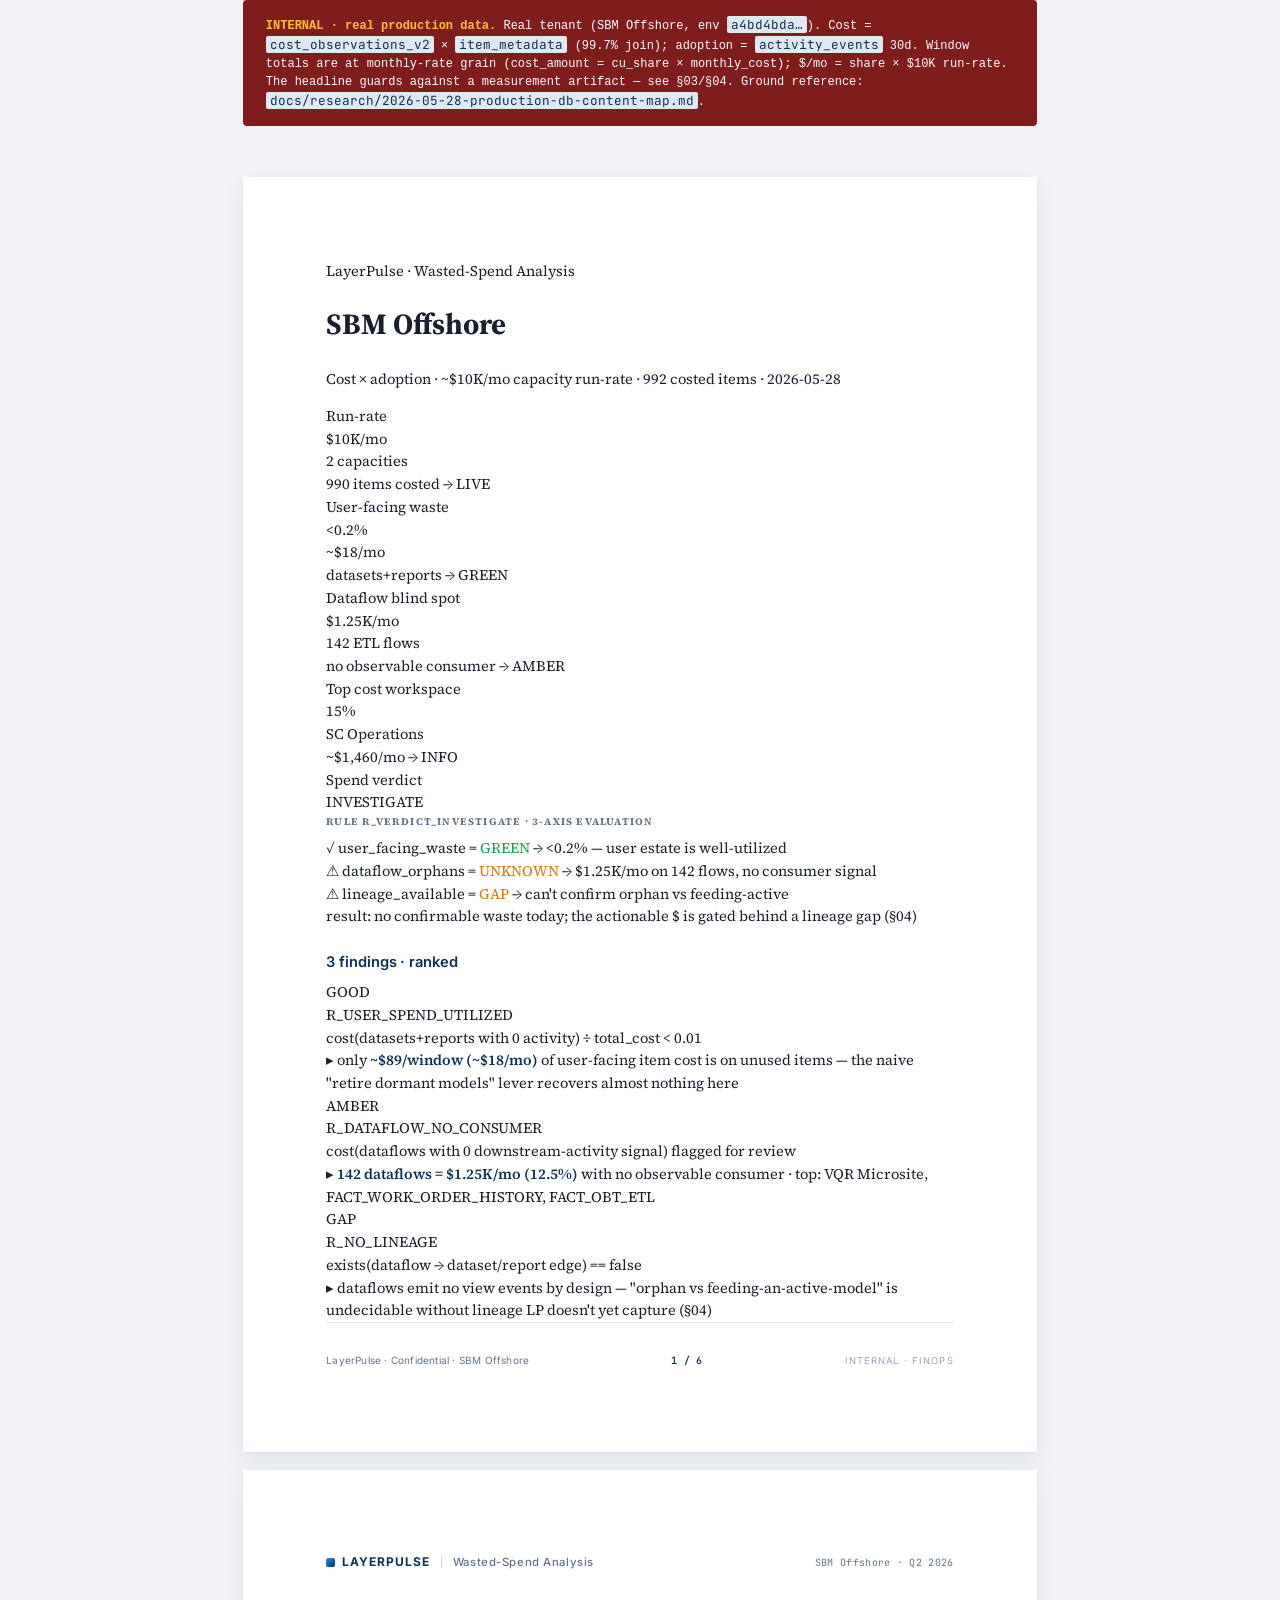
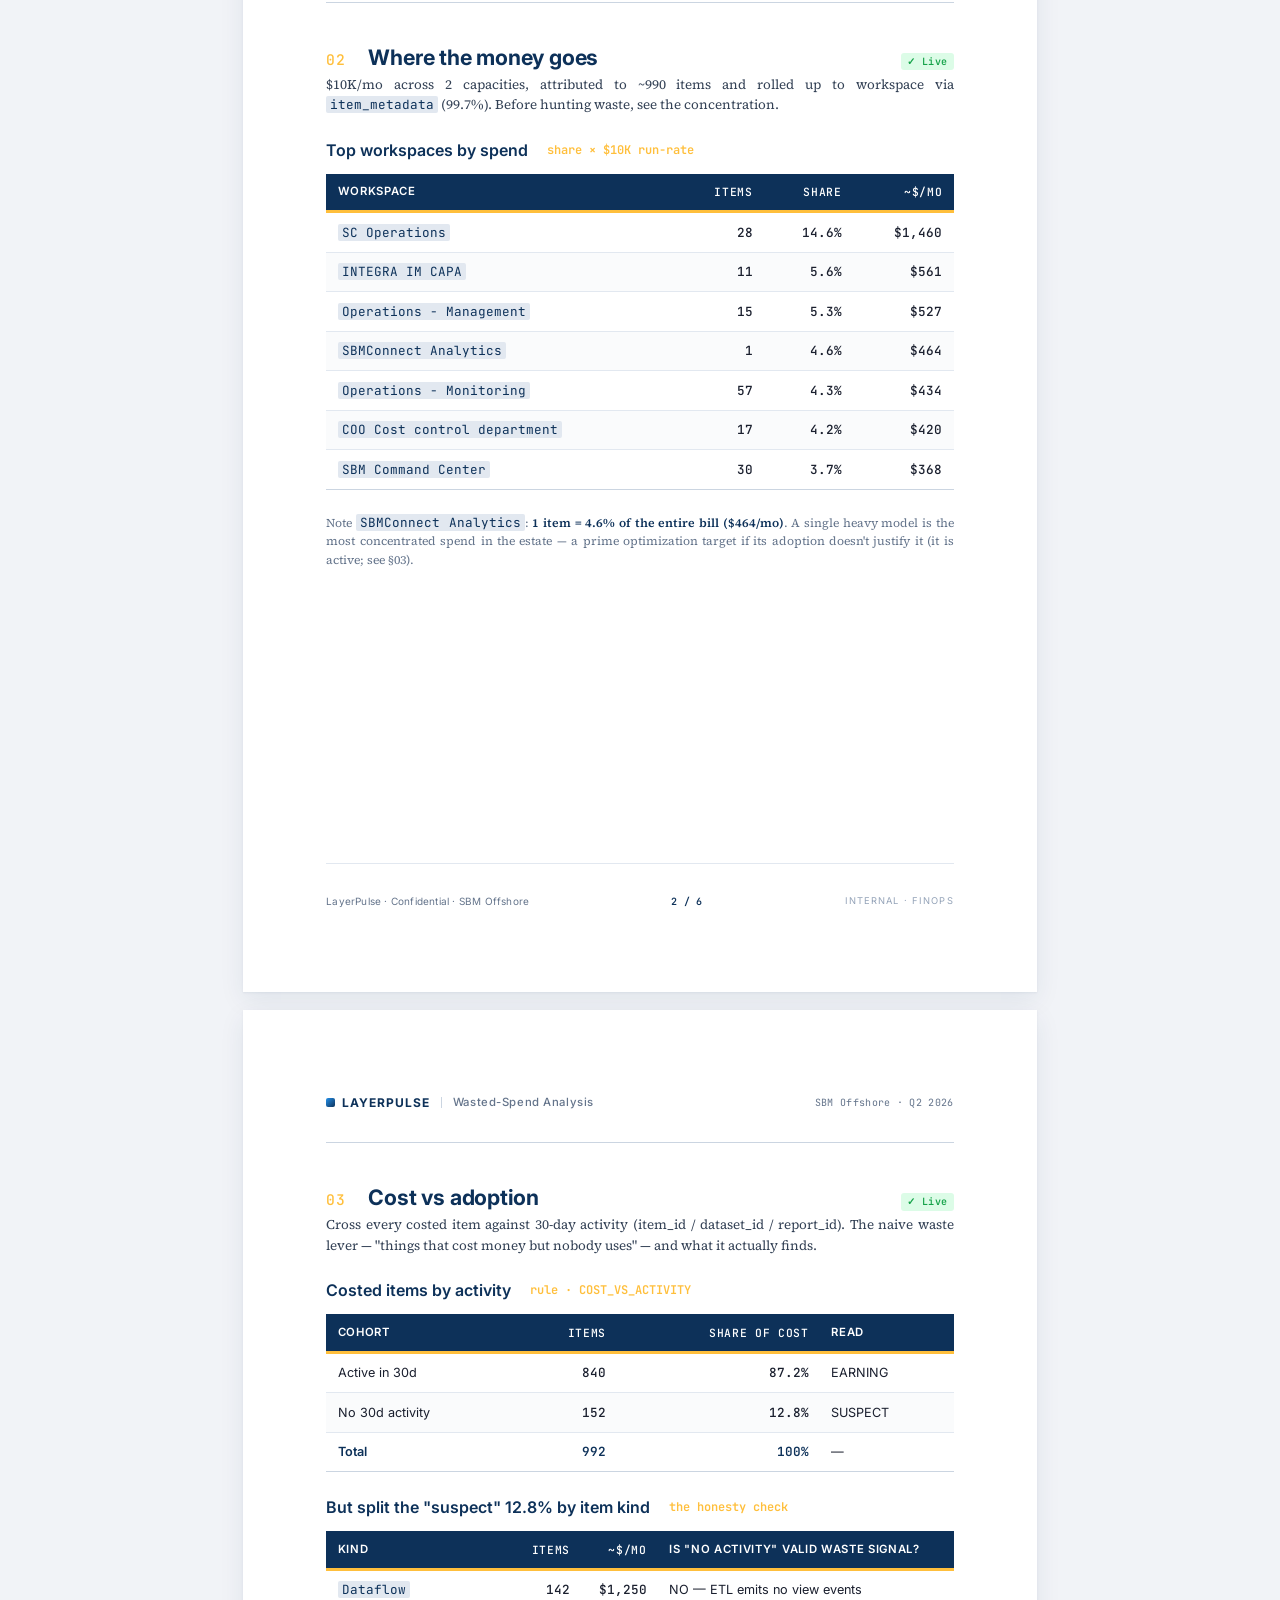
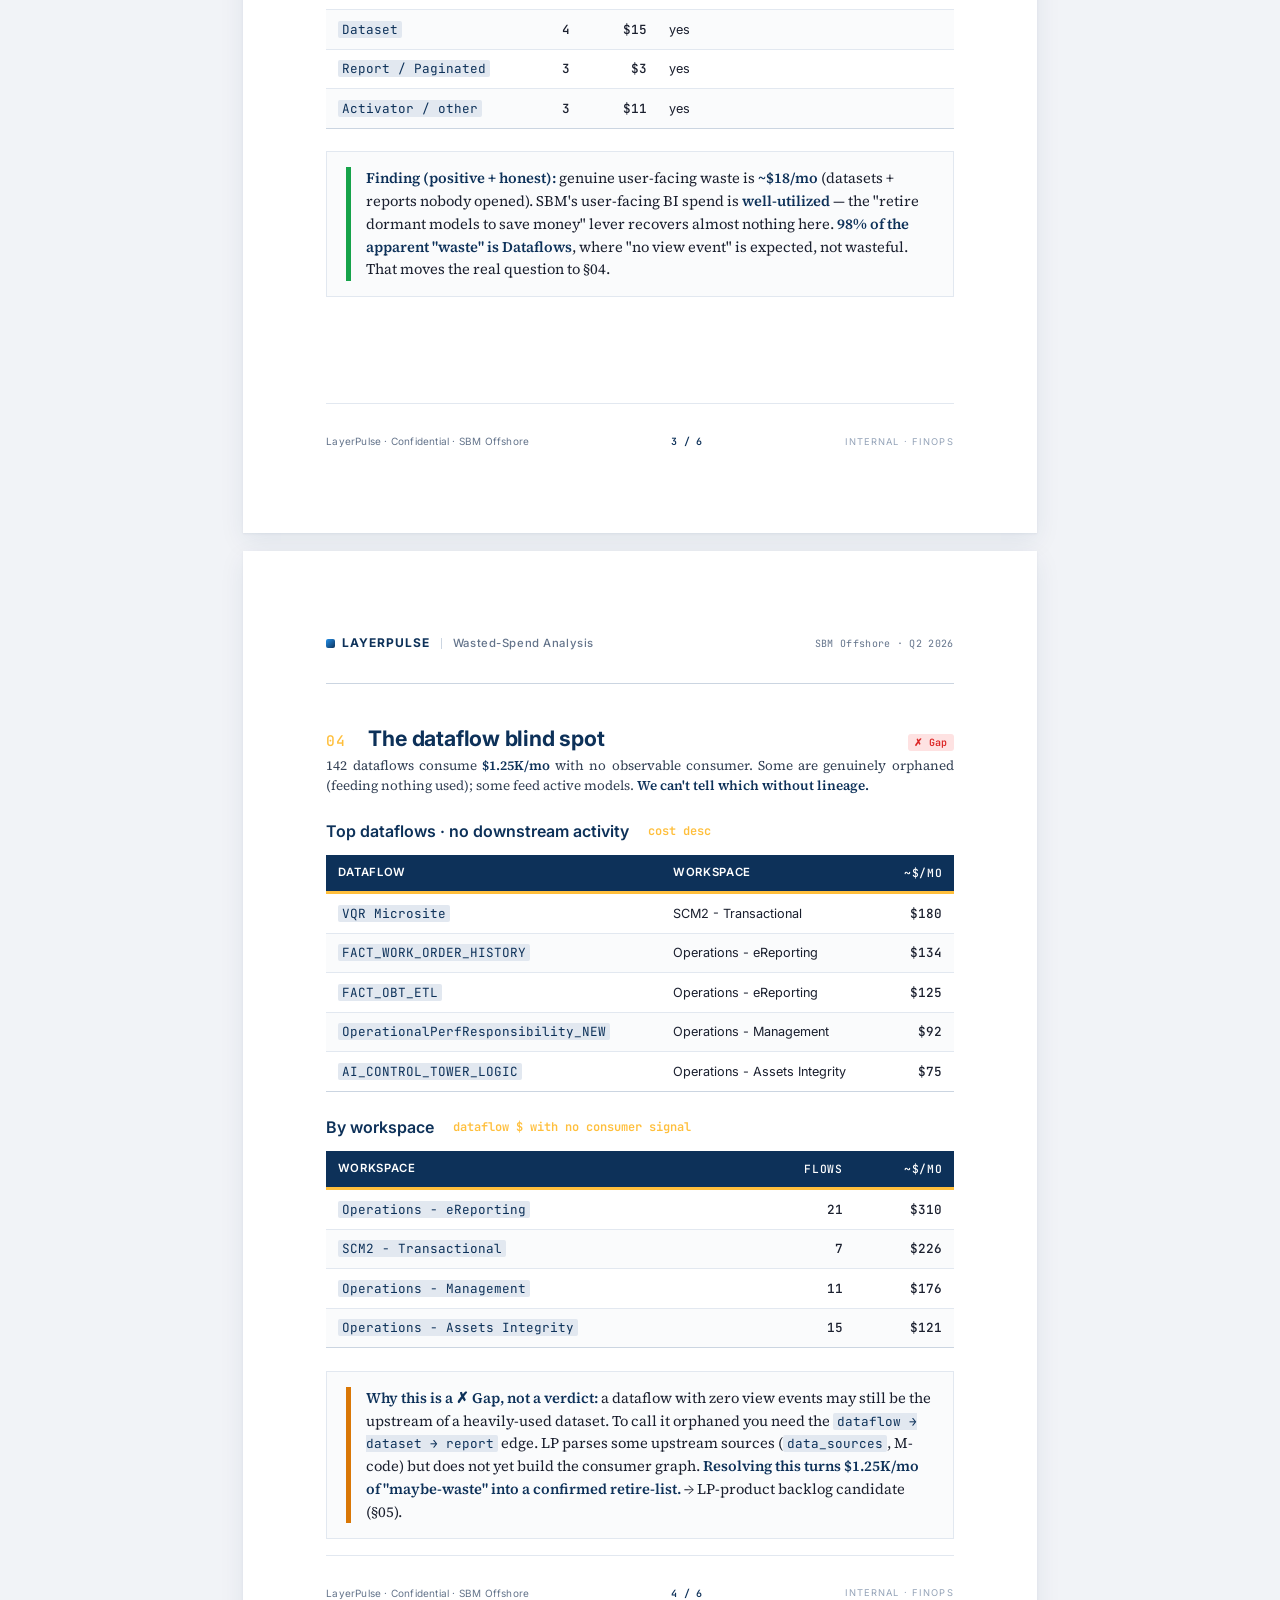
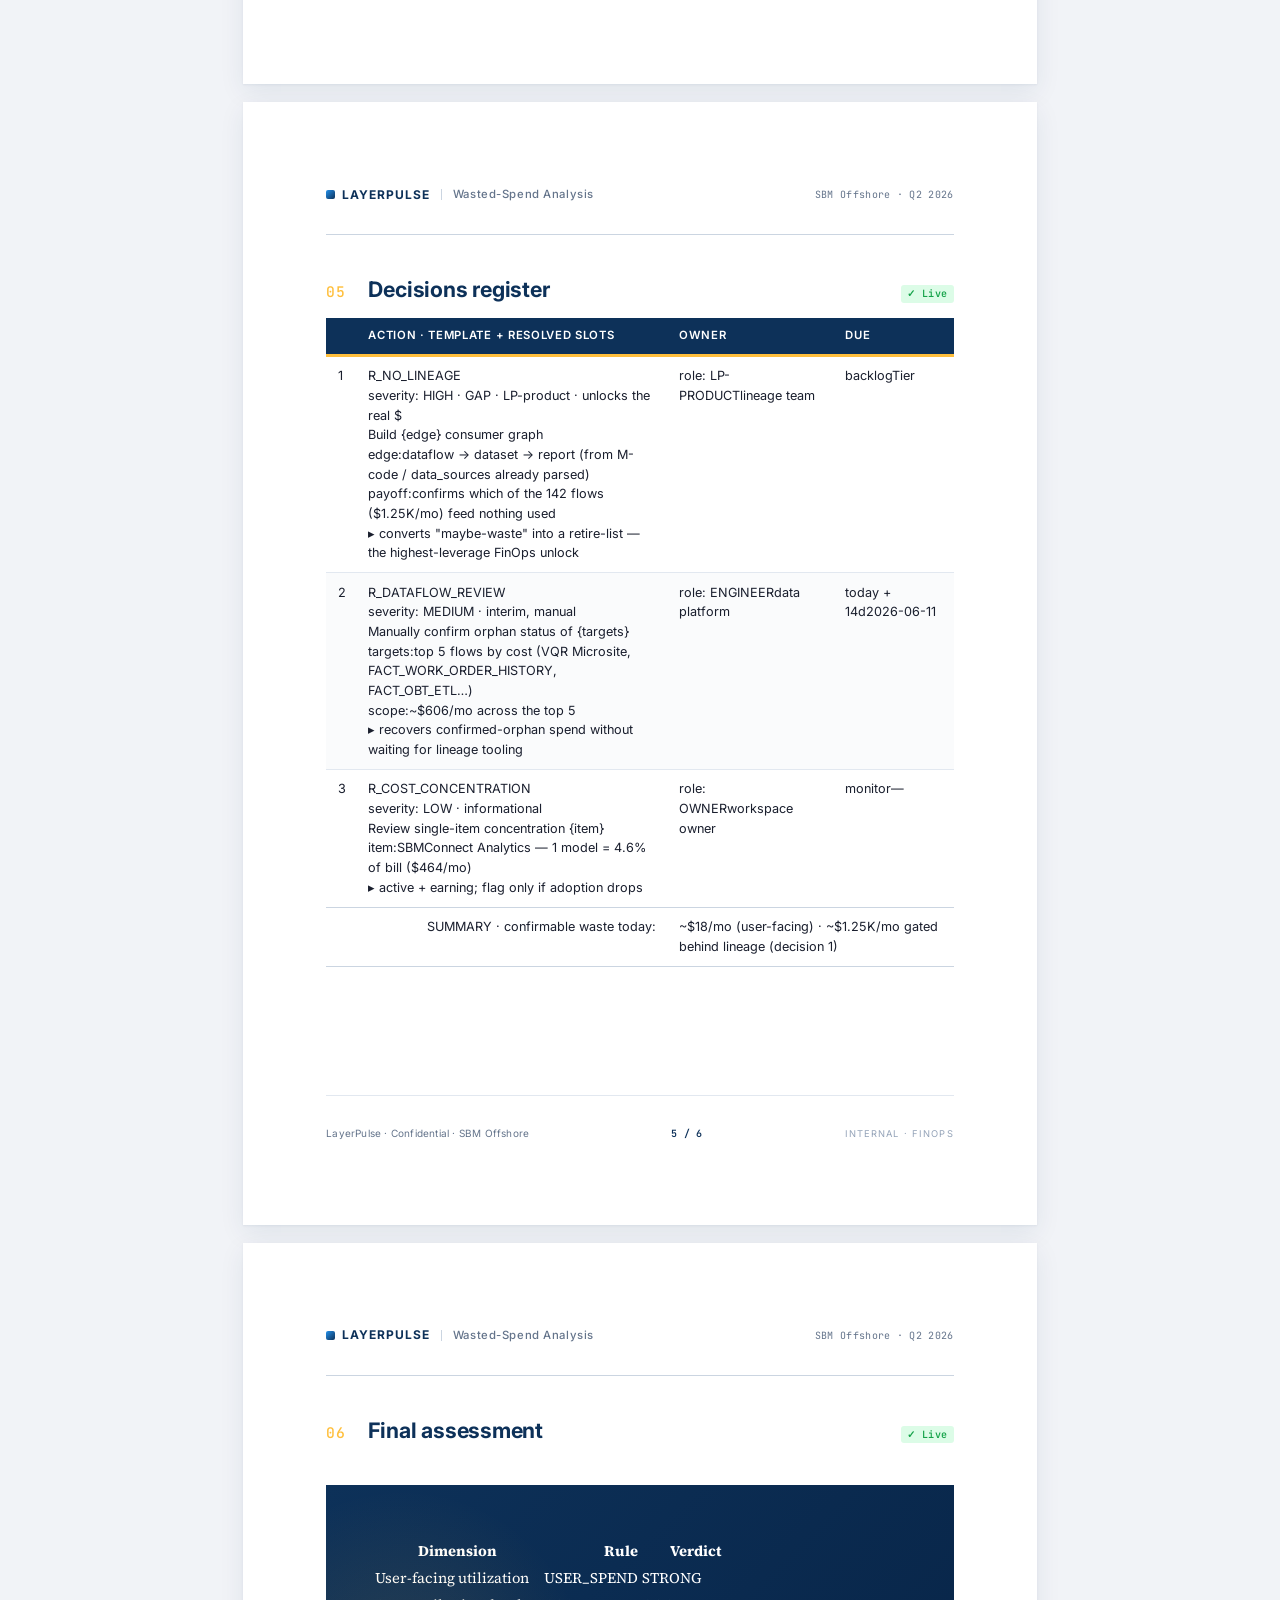
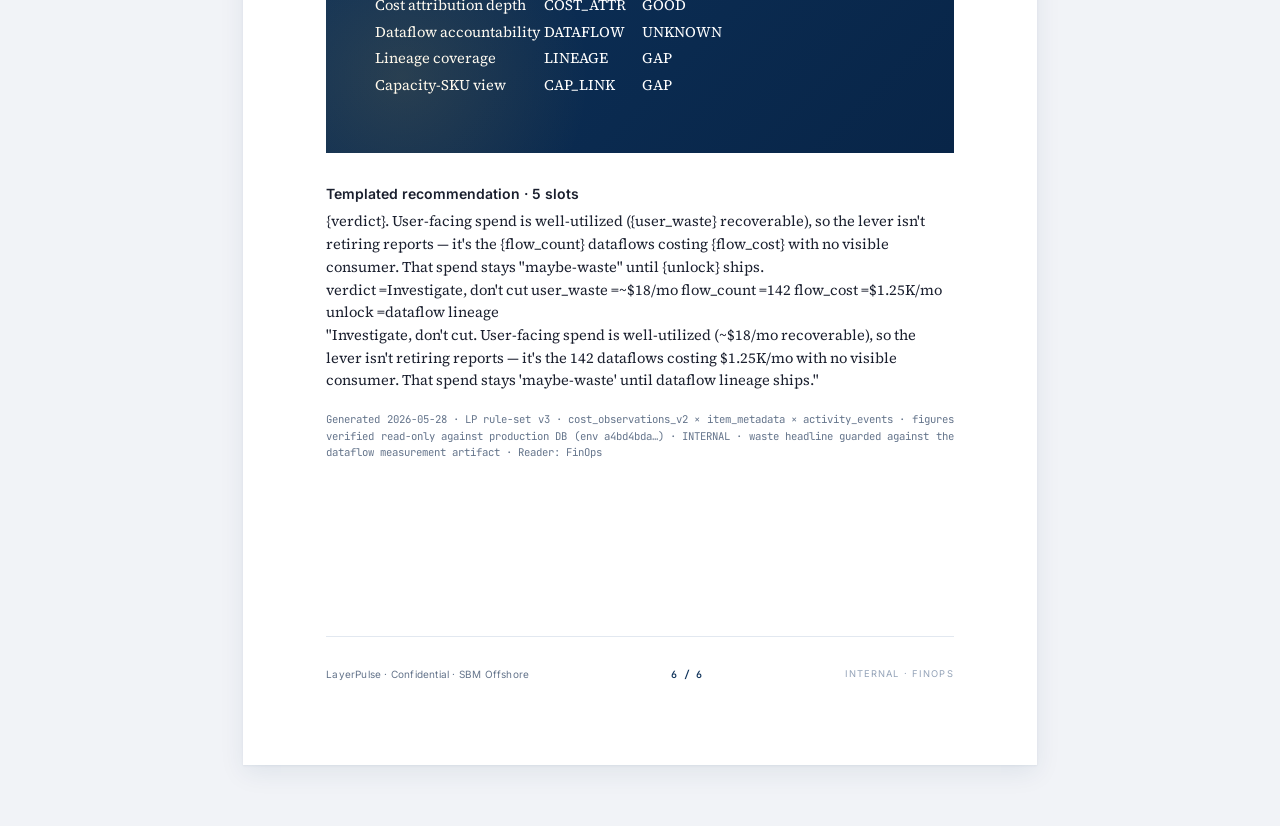
<file: docs/perfect-doc/finops-wasted-spend-v1.html>
<!doctype html>
<html lang="en">
<head>
<meta charset="utf-8"/>
<meta name="viewport" content="width=device-width, initial-scale=1"/>
<title>Wasted-Spend Analysis — SBM Offshore · LayerPulse [INTERNAL]</title>
<link rel="stylesheet" href="../../public/review/perfect-doc/doc.css"/>
</head>
<body>

<!-- ══════ INTERNAL ARTIFACT — real tenant data. Not for public/review/. ══════ -->
<div style="max-width: 210mm; margin: 0 auto 6mm; padding: 4mm 6mm; background: #7f1d1d; color: #fff; font-family: ui-monospace, monospace; font-size: 9pt; line-height: 1.5; border-radius: 4px;">
  <strong style="color:#FFBF3C;">INTERNAL · real production data.</strong>
  Real tenant (SBM Offshore, env <code>a4bd4bda…</code>). Cost = <code>cost_observations_v2</code> × <code>item_metadata</code> (99.7% join); adoption = <code>activity_events</code> 30d. Window totals are at monthly-rate grain (cost_amount = cu_share × monthly_cost); $/mo = share × $10K run-rate. The headline guards against a measurement artifact — see §03/§04. Ground reference: <code>docs/research/2026-05-28-production-db-content-map.md</code>.
</div>

<div class="doc-shell">

<!-- ═══════════════════════ PAGE 1 · COVER ═══════════════════════ -->
<div class="doc-page">
  <div class="cover-v2-band">
    <div class="doc-mark"><span class="dot"></span>LayerPulse · Wasted-Spend Analysis</div>
    <h1>SBM Offshore</h1>
    <p class="doc-sub">Cost × adoption · ~$10K/mo capacity run-rate · 992 costed items · 2026-05-28</p>
  </div>

  <div class="doc-body">

    <div class="kpi-cover-grid">
      <div class="kpi-cover-card">
        <div class="l">Run-rate</div>
        <div class="v">$10K<span class="unit">/mo</span></div>
        <div class="t warn">2 capacities</div>
        <div class="b">990 items costed <span class="band-inline">→ LIVE</span></div>
      </div>
      <div class="kpi-cover-card">
        <div class="l">User-facing waste</div>
        <div class="v">&lt;0.2<span class="unit">%</span></div>
        <div class="t up">~$18/mo</div>
        <div class="b">datasets+reports <span class="band-inline">→ GREEN</span></div>
      </div>
      <div class="kpi-cover-card">
        <div class="l">Dataflow blind spot</div>
        <div class="v">$1.25<span class="unit">K/mo</span></div>
        <div class="t warn">142 ETL flows</div>
        <div class="b">no observable consumer <span class="band-inline">→ AMBER</span></div>
      </div>
      <div class="kpi-cover-card">
        <div class="l">Top cost workspace</div>
        <div class="v">15<span class="unit">%</span></div>
        <div class="t warn">SC Operations</div>
        <div class="b">~$1,460/mo <span class="band-inline">→ INFO</span></div>
      </div>
    </div>

    <div class="verdict-block-v2">
      <div class="v-headline">
        <div class="v-label">Spend verdict</div>
        <div class="v-value">INVESTIGATE</div>
      </div>
      <div class="v-trace">
        <div style="margin-bottom: 2mm; color: var(--muted); font-size: 7.5pt; letter-spacing: 0.12em; text-transform: uppercase; font-weight: 700;">Rule R_VERDICT_INVESTIGATE · 3-axis evaluation</div>
        <div class="t-line"><span class="check">✓</span> <span class="axis">user_facing_waste</span> = <span style="color: var(--emerald);">GREEN</span>  <span class="arrow">→</span>  &lt;0.2% — user estate is well-utilized</div>
        <div class="t-line"><span class="cross">⚠</span> <span class="axis">dataflow_orphans</span> = <span style="color: var(--amber);">UNKNOWN</span>  <span class="arrow">→</span>  $1.25K/mo on 142 flows, no consumer signal</div>
        <div class="t-line"><span class="cross">⚠</span> <span class="axis">lineage_available</span> = <span style="color: var(--amber);">GAP</span>  <span class="arrow">→</span>  can't confirm orphan vs feeding-active</div>
        <div class="t-result">result: no confirmable waste today; the actionable $ is gated behind a lineage gap (§04)</div>
      </div>
    </div>

    <h3 style="font-family: var(--sans); font-size: 11pt; color: var(--navy); margin: 6mm 0 2mm; letter-spacing: -0.005em;">3 findings · ranked</h3>

    <div class="risk-cover">
      <span class="band low">GOOD</span>
      <div>
        <div class="r-rule-id">R_USER_SPEND_UTILIZED</div>
        <div class="r-predicate">cost(datasets+reports with 0 activity) ÷ total_cost &lt; 0.01</div>
        <div class="r-evidence"><span class="arrow">▸</span> only <strong>~$89/window (~$18/mo)</strong> of user-facing item cost is on unused items — the naive "retire dormant models" lever recovers almost nothing here</div>
      </div>
    </div>

    <div class="risk-cover">
      <span class="band med">AMBER</span>
      <div>
        <div class="r-rule-id">R_DATAFLOW_NO_CONSUMER</div>
        <div class="r-predicate">cost(dataflows with 0 downstream-activity signal) flagged for review</div>
        <div class="r-evidence"><span class="arrow">▸</span> <strong>142 dataflows = $1.25K/mo (12.5%)</strong> with no observable consumer · top: VQR Microsite, FACT_WORK_ORDER_HISTORY, FACT_OBT_ETL</div>
      </div>
    </div>

    <div class="risk-cover">
      <span class="band high">GAP</span>
      <div>
        <div class="r-rule-id">R_NO_LINEAGE</div>
        <div class="r-predicate">exists(dataflow → dataset/report edge) == false</div>
        <div class="r-evidence"><span class="arrow">▸</span> dataflows emit no view events by design — "orphan vs feeding-an-active-model" is undecidable without lineage LP doesn't yet capture (§04)</div>
      </div>
    </div>
  </div>

  <div class="doc-foot">
    <span>LayerPulse · Confidential · SBM Offshore</span>
    <span class="doc-pgnum">1 / 6</span>
    <span class="doc-confidential">Internal · FinOps</span>
  </div>
</div>

<!-- ═══════════════════════ PAGE 2 · COST CONCENTRATION ═══════════════════════ -->
<div class="doc-page">
  <div class="doc-head">
    <div class="doc-mark"><span class="dot"></span>LayerPulse<span class="mark-sep"></span><span class="doc-type">Wasted-Spend Analysis</span></div>
    <div class="doc-meta">SBM Offshore · Q2 2026</div>
  </div>

  <div class="doc-body">
    <div class="heading-row">
      <h2><span class="h2-num">02</span>Where the money goes</h2>
      <span class="doc-fit ok">✓ Live</span>
    </div>
    <p class="lead" style="font-style: normal; color: var(--ink-soft); font-size: 10pt;">$10K/mo across 2 capacities, attributed to ~990 items and rolled up to workspace via <code>item_metadata</code> (99.7%). Before hunting waste, see the concentration.</p>

    <h3>Top workspaces by spend <span style="font-family: var(--mono); font-size: 9pt; color: var(--gold); font-weight: 600;">share × $10K run-rate</span></h3>
    <table>
      <thead><tr><th>Workspace</th><th class="num">Items</th><th class="num">Share</th><th class="num">~$/mo</th></tr></thead>
      <tbody>
        <tr><td><code>SC Operations</code></td><td class="num">28</td><td class="num">14.6%</td><td class="num">$1,460</td></tr>
        <tr><td><code>INTEGRA IM CAPA</code></td><td class="num">11</td><td class="num">5.6%</td><td class="num">$561</td></tr>
        <tr><td><code>Operations - Management</code></td><td class="num">15</td><td class="num">5.3%</td><td class="num">$527</td></tr>
        <tr><td><code>SBMConnect Analytics</code></td><td class="num">1</td><td class="num">4.6%</td><td class="num">$464</td></tr>
        <tr><td><code>Operations - Monitoring</code></td><td class="num">57</td><td class="num">4.3%</td><td class="num">$434</td></tr>
        <tr><td><code>COO Cost control department</code></td><td class="num">17</td><td class="num">4.2%</td><td class="num">$420</td></tr>
        <tr><td><code>SBM Command Center</code></td><td class="num">30</td><td class="num">3.7%</td><td class="num">$368</td></tr>
      </tbody>
    </table>
    <p style="font-size: 9pt; color: var(--muted); margin: 1mm 0 0;">Note <code>SBMConnect Analytics</code>: <strong>1 item = 4.6% of the entire bill ($464/mo)</strong>. A single heavy model is the most concentrated spend in the estate — a prime optimization target if its adoption doesn't justify it (it is active; see §03).</p>
  </div>

  <div class="doc-foot">
    <span>LayerPulse · Confidential · SBM Offshore</span>
    <span class="doc-pgnum">2 / 6</span>
    <span class="doc-confidential">Internal · FinOps</span>
  </div>
</div>

<!-- ═══════════════════════ PAGE 3 · COST vs ADOPTION ═══════════════════════ -->
<div class="doc-page">
  <div class="doc-head">
    <div class="doc-mark"><span class="dot"></span>LayerPulse<span class="mark-sep"></span><span class="doc-type">Wasted-Spend Analysis</span></div>
    <div class="doc-meta">SBM Offshore · Q2 2026</div>
  </div>

  <div class="doc-body">
    <div class="heading-row">
      <h2><span class="h2-num">03</span>Cost vs adoption</h2>
      <span class="doc-fit ok">✓ Live</span>
    </div>
    <p class="lead" style="font-style: normal; color: var(--ink-soft); font-size: 10pt;">Cross every costed item against 30-day activity (item_id / dataset_id / report_id). The naive waste lever — "things that cost money but nobody uses" — and what it actually finds.</p>

    <h3>Costed items by activity <span style="font-family: var(--mono); font-size: 9pt; color: var(--gold); font-weight: 600;">rule · COST_VS_ACTIVITY</span></h3>
    <table>
      <thead><tr><th>Cohort</th><th class="num">Items</th><th class="num">Share of cost</th><th>Read</th></tr></thead>
      <tbody>
        <tr><td>Active in 30d</td><td class="num">840</td><td class="num">87.2%</td><td><span class="band green">EARNING</span></td></tr>
        <tr><td>No 30d activity</td><td class="num">152</td><td class="num">12.8%</td><td><span class="band amber">SUSPECT</span></td></tr>
        <tr><td><strong>Total</strong></td><td class="num"><strong>992</strong></td><td class="num"><strong>100%</strong></td><td>—</td></tr>
      </tbody>
    </table>

    <h3 style="margin-top:5mm;">But split the "suspect" 12.8% by item kind <span style="font-family: var(--mono); font-size: 9pt; color: var(--gold); font-weight: 600;">the honesty check</span></h3>
    <table>
      <thead><tr><th>Kind</th><th class="num">Items</th><th class="num">~$/mo</th><th>Is "no activity" valid waste signal?</th></tr></thead>
      <tbody>
        <tr><td><code>Dataflow</code></td><td class="num">142</td><td class="num">$1,250</td><td><span class="band amber">NO — ETL emits no view events</span></td></tr>
        <tr><td><code>Dataset</code></td><td class="num">4</td><td class="num">$15</td><td><span class="band green">yes</span></td></tr>
        <tr><td><code>Report / Paginated</code></td><td class="num">3</td><td class="num">$3</td><td><span class="band green">yes</span></td></tr>
        <tr><td><code>Activator / other</code></td><td class="num">3</td><td class="num">$11</td><td><span class="band green">yes</span></td></tr>
      </tbody>
    </table>

    <div class="callout success">
      <div></div>
      <div class="callout-body"><strong>Finding (positive + honest):</strong> genuine user-facing waste is <strong>~$18/mo</strong> (datasets + reports nobody opened). SBM's user-facing BI spend is <strong>well-utilized</strong> — the "retire dormant models to save money" lever recovers almost nothing here. <strong>98% of the apparent "waste" is Dataflows</strong>, where "no view event" is expected, not wasteful. That moves the real question to §04.</div>
    </div>
  </div>

  <div class="doc-foot">
    <span>LayerPulse · Confidential · SBM Offshore</span>
    <span class="doc-pgnum">3 / 6</span>
    <span class="doc-confidential">Internal · FinOps</span>
  </div>
</div>

<!-- ═══════════════════════ PAGE 4 · DATAFLOW BLIND SPOT ═══════════════════════ -->
<div class="doc-page">
  <div class="doc-head">
    <div class="doc-mark"><span class="dot"></span>LayerPulse<span class="mark-sep"></span><span class="doc-type">Wasted-Spend Analysis</span></div>
    <div class="doc-meta">SBM Offshore · Q2 2026</div>
  </div>

  <div class="doc-body">
    <div class="heading-row">
      <h2><span class="h2-num">04</span>The dataflow blind spot</h2>
      <span class="doc-fit gap">✗ Gap</span>
    </div>
    <p class="lead" style="font-style: normal; color: var(--ink-soft); font-size: 10pt;">142 dataflows consume <strong>$1.25K/mo</strong> with no observable consumer. Some are genuinely orphaned (feeding nothing used); some feed active models. <strong>We can't tell which without lineage.</strong></p>

    <h3>Top dataflows · no downstream activity <span style="font-family: var(--mono); font-size: 9pt; color: var(--gold); font-weight: 600;">cost desc</span></h3>
    <table>
      <thead><tr><th>Dataflow</th><th>Workspace</th><th class="num">~$/mo</th></tr></thead>
      <tbody>
        <tr><td><code>VQR Microsite</code></td><td>SCM2 - Transactional</td><td class="num">$180</td></tr>
        <tr><td><code>FACT_WORK_ORDER_HISTORY</code></td><td>Operations - eReporting</td><td class="num">$134</td></tr>
        <tr><td><code>FACT_OBT_ETL</code></td><td>Operations - eReporting</td><td class="num">$125</td></tr>
        <tr><td><code>OperationalPerfResponsibility_NEW</code></td><td>Operations - Management</td><td class="num">$92</td></tr>
        <tr><td><code>AI_CONTROL_TOWER_LOGIC</code></td><td>Operations - Assets Integrity</td><td class="num">$75</td></tr>
      </tbody>
    </table>

    <h3 style="margin-top:4mm;">By workspace <span style="font-family: var(--mono); font-size: 9pt; color: var(--gold); font-weight: 600;">dataflow $ with no consumer signal</span></h3>
    <table>
      <thead><tr><th>Workspace</th><th class="num">Flows</th><th class="num">~$/mo</th></tr></thead>
      <tbody>
        <tr><td><code>Operations - eReporting</code></td><td class="num">21</td><td class="num">$310</td></tr>
        <tr><td><code>SCM2 - Transactional</code></td><td class="num">7</td><td class="num">$226</td></tr>
        <tr><td><code>Operations - Management</code></td><td class="num">11</td><td class="num">$176</td></tr>
        <tr><td><code>Operations - Assets Integrity</code></td><td class="num">15</td><td class="num">$121</td></tr>
      </tbody>
    </table>

    <div class="callout warn">
      <div></div>
      <div class="callout-body"><strong>Why this is a ✗ Gap, not a verdict:</strong> a dataflow with zero view events may still be the upstream of a heavily-used dataset. To call it orphaned you need the <code>dataflow → dataset → report</code> edge. LP parses some upstream sources (<code>data_sources</code>, M-code) but does not yet build the consumer graph. <strong>Resolving this turns $1.25K/mo of "maybe-waste" into a confirmed retire-list.</strong> → LP-product backlog candidate (§05).</div>
    </div>
  </div>

  <div class="doc-foot">
    <span>LayerPulse · Confidential · SBM Offshore</span>
    <span class="doc-pgnum">4 / 6</span>
    <span class="doc-confidential">Internal · FinOps</span>
  </div>
</div>

<!-- ═══════════════════════ PAGE 5 · DECISIONS ═══════════════════════ -->
<div class="doc-page">
  <div class="doc-head">
    <div class="doc-mark"><span class="dot"></span>LayerPulse<span class="mark-sep"></span><span class="doc-type">Wasted-Spend Analysis</span></div>
    <div class="doc-meta">SBM Offshore · Q2 2026</div>
  </div>

  <div class="doc-body">
    <div class="heading-row">
      <h2><span class="h2-num">05</span>Decisions register</h2>
      <span class="doc-fit ok">✓ Live</span>
    </div>

    <table class="decisions-reg">
      <thead><tr><th></th><th>Action · template + resolved slots</th><th>Owner</th><th>Due</th></tr></thead>
      <tbody>
        <tr>
          <td class="dr-num">1</td>
          <td>
            <div class="dr-rule">R_NO_LINEAGE</div>
            <div class="dr-rule-meta">severity: HIGH · GAP · LP-product · unlocks the real $</div>
            <div class="dr-action-template">Build <span class="slot">{edge}</span> consumer graph</div>
            <div class="dr-slot-list">
              <span class="slot-k">edge:</span>dataflow → dataset → report (from M-code / data_sources already parsed)<br/>
              <span class="slot-k">payoff:</span>confirms which of the 142 flows ($1.25K/mo) feed nothing used
            </div>
            <div class="dr-impact">▸ converts "maybe-waste" into a retire-list — the highest-leverage FinOps unlock</div>
          </td>
          <td class="dr-owner"><span class="role">role: LP-PRODUCT</span>lineage team</td>
          <td class="dr-due"><span class="computed">backlog</span>Tier</td>
        </tr>
        <tr class="alt">
          <td class="dr-num">2</td>
          <td>
            <div class="dr-rule">R_DATAFLOW_REVIEW</div>
            <div class="dr-rule-meta">severity: MEDIUM · interim, manual</div>
            <div class="dr-action-template">Manually confirm orphan status of <span class="slot">{targets}</span></div>
            <div class="dr-slot-list">
              <span class="slot-k">targets:</span>top 5 flows by cost (VQR Microsite, FACT_WORK_ORDER_HISTORY, FACT_OBT_ETL…)<br/>
              <span class="slot-k">scope:</span>~$606/mo across the top 5
            </div>
            <div class="dr-impact">▸ recovers confirmed-orphan spend without waiting for lineage tooling</div>
          </td>
          <td class="dr-owner"><span class="role">role: ENGINEER</span>data platform</td>
          <td class="dr-due"><span class="computed">today + 14d</span>2026-06-11</td>
        </tr>
        <tr>
          <td class="dr-num">3</td>
          <td>
            <div class="dr-rule">R_COST_CONCENTRATION</div>
            <div class="dr-rule-meta">severity: LOW · informational</div>
            <div class="dr-action-template">Review single-item concentration <span class="slot">{item}</span></div>
            <div class="dr-slot-list">
              <span class="slot-k">item:</span>SBMConnect Analytics — 1 model = 4.6% of bill ($464/mo)
            </div>
            <div class="dr-impact">▸ active + earning; flag only if adoption drops</div>
          </td>
          <td class="dr-owner"><span class="role">role: OWNER</span>workspace owner</td>
          <td class="dr-due"><span class="computed">monitor</span>—</td>
        </tr>
      </tbody>
      <tfoot>
        <tr>
          <td colspan="2" style="text-align: right;">SUMMARY · confirmable waste today:</td>
          <td colspan="2">~$18/mo (user-facing) · ~$1.25K/mo gated behind lineage (decision 1)</td>
        </tr>
      </tfoot>
    </table>
  </div>

  <div class="doc-foot">
    <span>LayerPulse · Confidential · SBM Offshore</span>
    <span class="doc-pgnum">5 / 6</span>
    <span class="doc-confidential">Internal · FinOps</span>
  </div>
</div>

<!-- ═══════════════════════ PAGE 6 · FINAL ASSESSMENT ═══════════════════════ -->
<div class="doc-page">
  <div class="doc-head">
    <div class="doc-mark"><span class="dot"></span>LayerPulse<span class="mark-sep"></span><span class="doc-type">Wasted-Spend Analysis</span></div>
    <div class="doc-meta">SBM Offshore · Q2 2026</div>
  </div>

  <div class="doc-body" style="margin-bottom: 0;">
    <div class="heading-row">
      <h2><span class="h2-num">06</span>Final assessment</h2>
      <span class="doc-fit ok">✓ Live</span>
    </div>
  </div>

  <div class="final-assessment">
    <table class="dim-assess">
      <thead><tr><th>Dimension</th><th class="dim-rule" style="text-align: right;">Rule</th><th style="text-align: right;">Verdict</th></tr></thead>
      <tbody>
        <tr><td class="dim-name">User-facing utilization</td><td class="dim-rule">USER_SPEND</td><td class="dim-verdict">STRONG</td></tr>
        <tr><td class="dim-name">Cost attribution depth</td><td class="dim-rule">COST_ATTR</td><td class="dim-verdict">GOOD</td></tr>
        <tr><td class="dim-name">Dataflow accountability</td><td class="dim-rule">DATAFLOW</td><td class="dim-verdict">UNKNOWN</td></tr>
        <tr><td class="dim-name">Lineage coverage</td><td class="dim-rule">LINEAGE</td><td class="dim-verdict">GAP</td></tr>
        <tr><td class="dim-name">Capacity-SKU view</td><td class="dim-rule">CAP_LINK</td><td class="dim-verdict">GAP</td></tr>
      </tbody>
    </table>
  </div>

  <div class="doc-body" style="margin-top: 4mm;">
    <div class="tmpl-rec">
      <h4>Templated recommendation · 5 slots</h4>
      <div class="tmpl-string"><span class="slot">{verdict}</span>. User-facing spend is well-utilized (<span class="slot">{user_waste}</span> recoverable), so the lever isn't retiring reports — it's the <span class="slot">{flow_count}</span> dataflows costing <span class="slot">{flow_cost}</span> with no visible consumer. That spend stays "maybe-waste" until <span class="slot">{unlock}</span> ships.</div>
      <div class="tmpl-resolved">
        <span class="k">verdict =</span><span class="v">Investigate, don't cut</span>
        <span class="k">user_waste =</span><span class="v">~$18/mo</span>
        <span class="k">flow_count =</span><span class="v">142</span>
        <span class="k">flow_cost =</span><span class="v">$1.25K/mo</span>
        <span class="k">unlock =</span><span class="v">dataflow lineage</span>
      </div>
      <div class="tmpl-output">"Investigate, don't cut. User-facing spend is well-utilized (~$18/mo recoverable), so the lever isn't retiring reports — it's the 142 dataflows costing $1.25K/mo with no visible consumer. That spend stays 'maybe-waste' until dataflow lineage ships."</div>
    </div>

    <p style="font-family: var(--mono); font-size: 8pt; color: var(--muted); margin-top: 5mm;">Generated 2026-05-28 · LP rule-set v3 · cost_observations_v2 × item_metadata × activity_events · figures verified read-only against production DB (env a4bd4bda…) · INTERNAL · waste headline guarded against the dataflow measurement artifact · Reader: FinOps</p>
  </div>

  <div class="doc-foot">
    <span>LayerPulse · Confidential · SBM Offshore</span>
    <span class="doc-pgnum">6 / 6</span>
    <span class="doc-confidential">Internal · FinOps</span>
  </div>
</div>

</div>
</body>
</html>
</file>
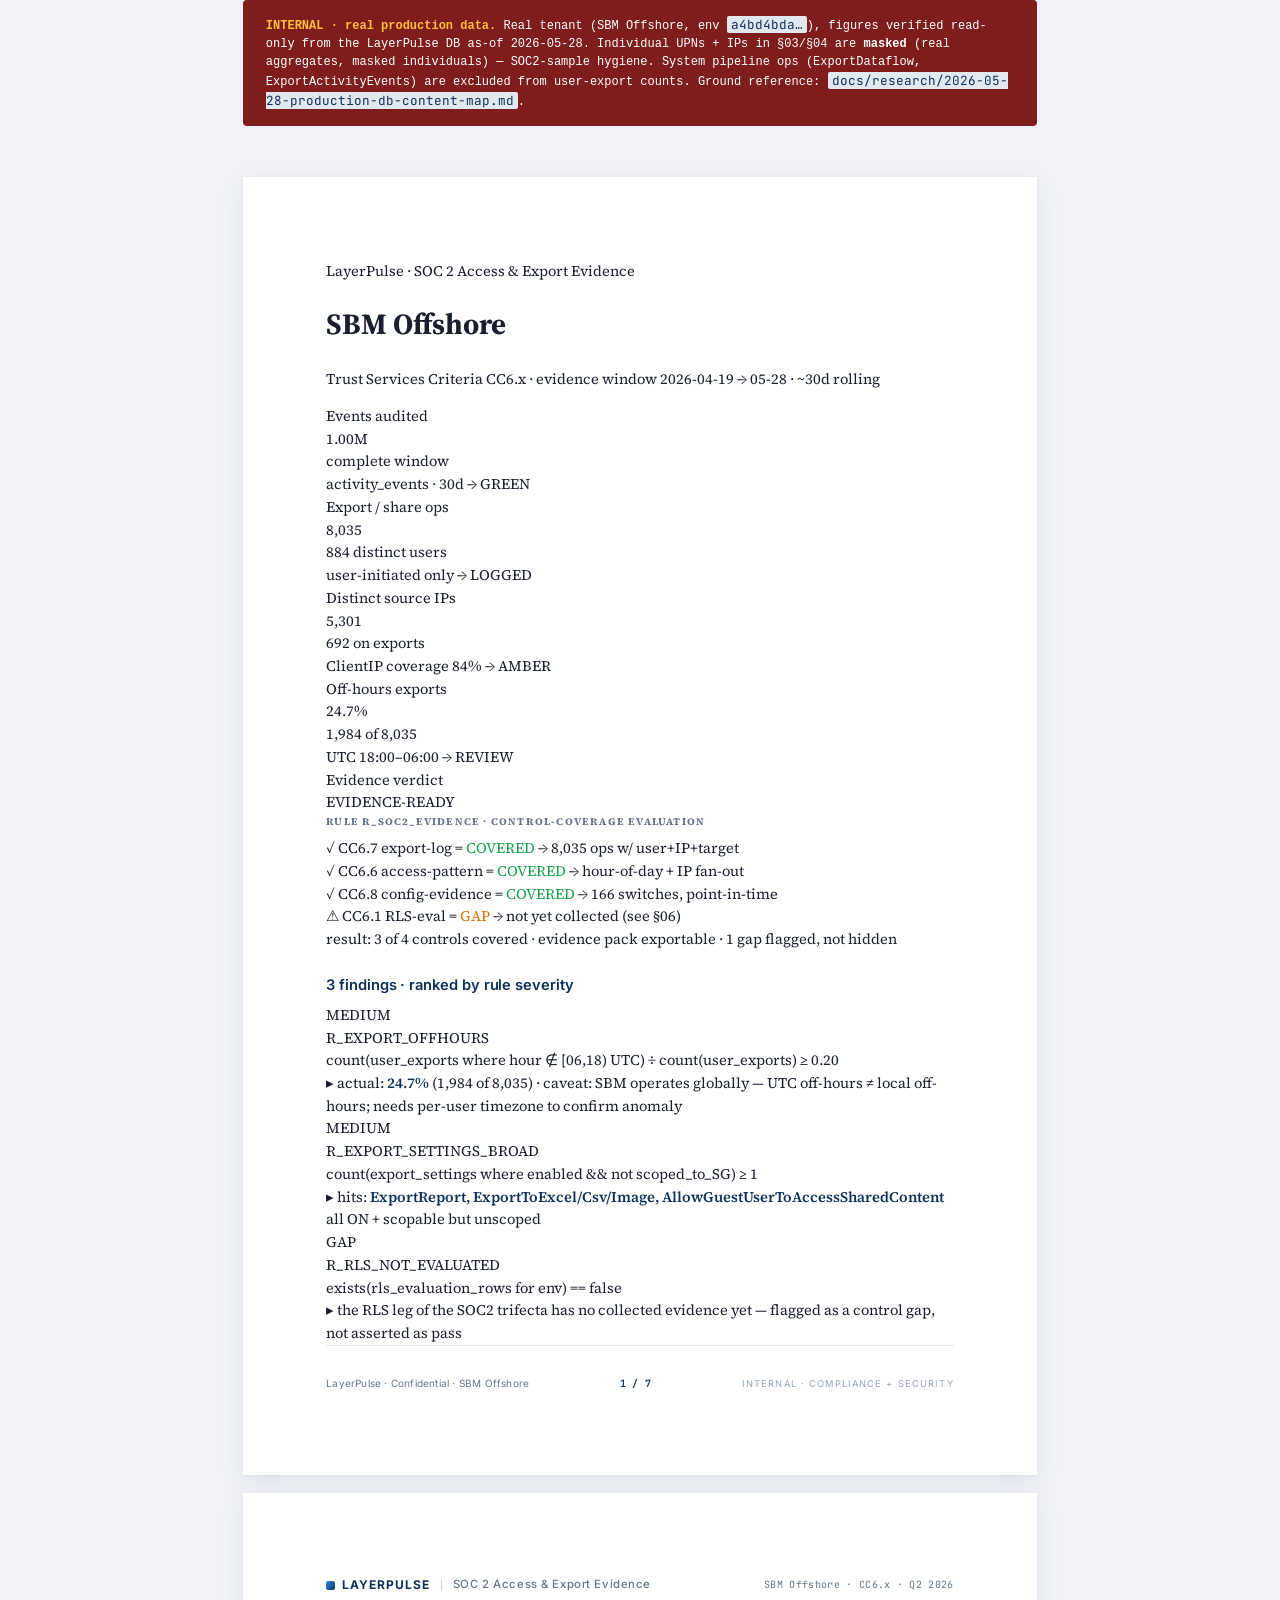
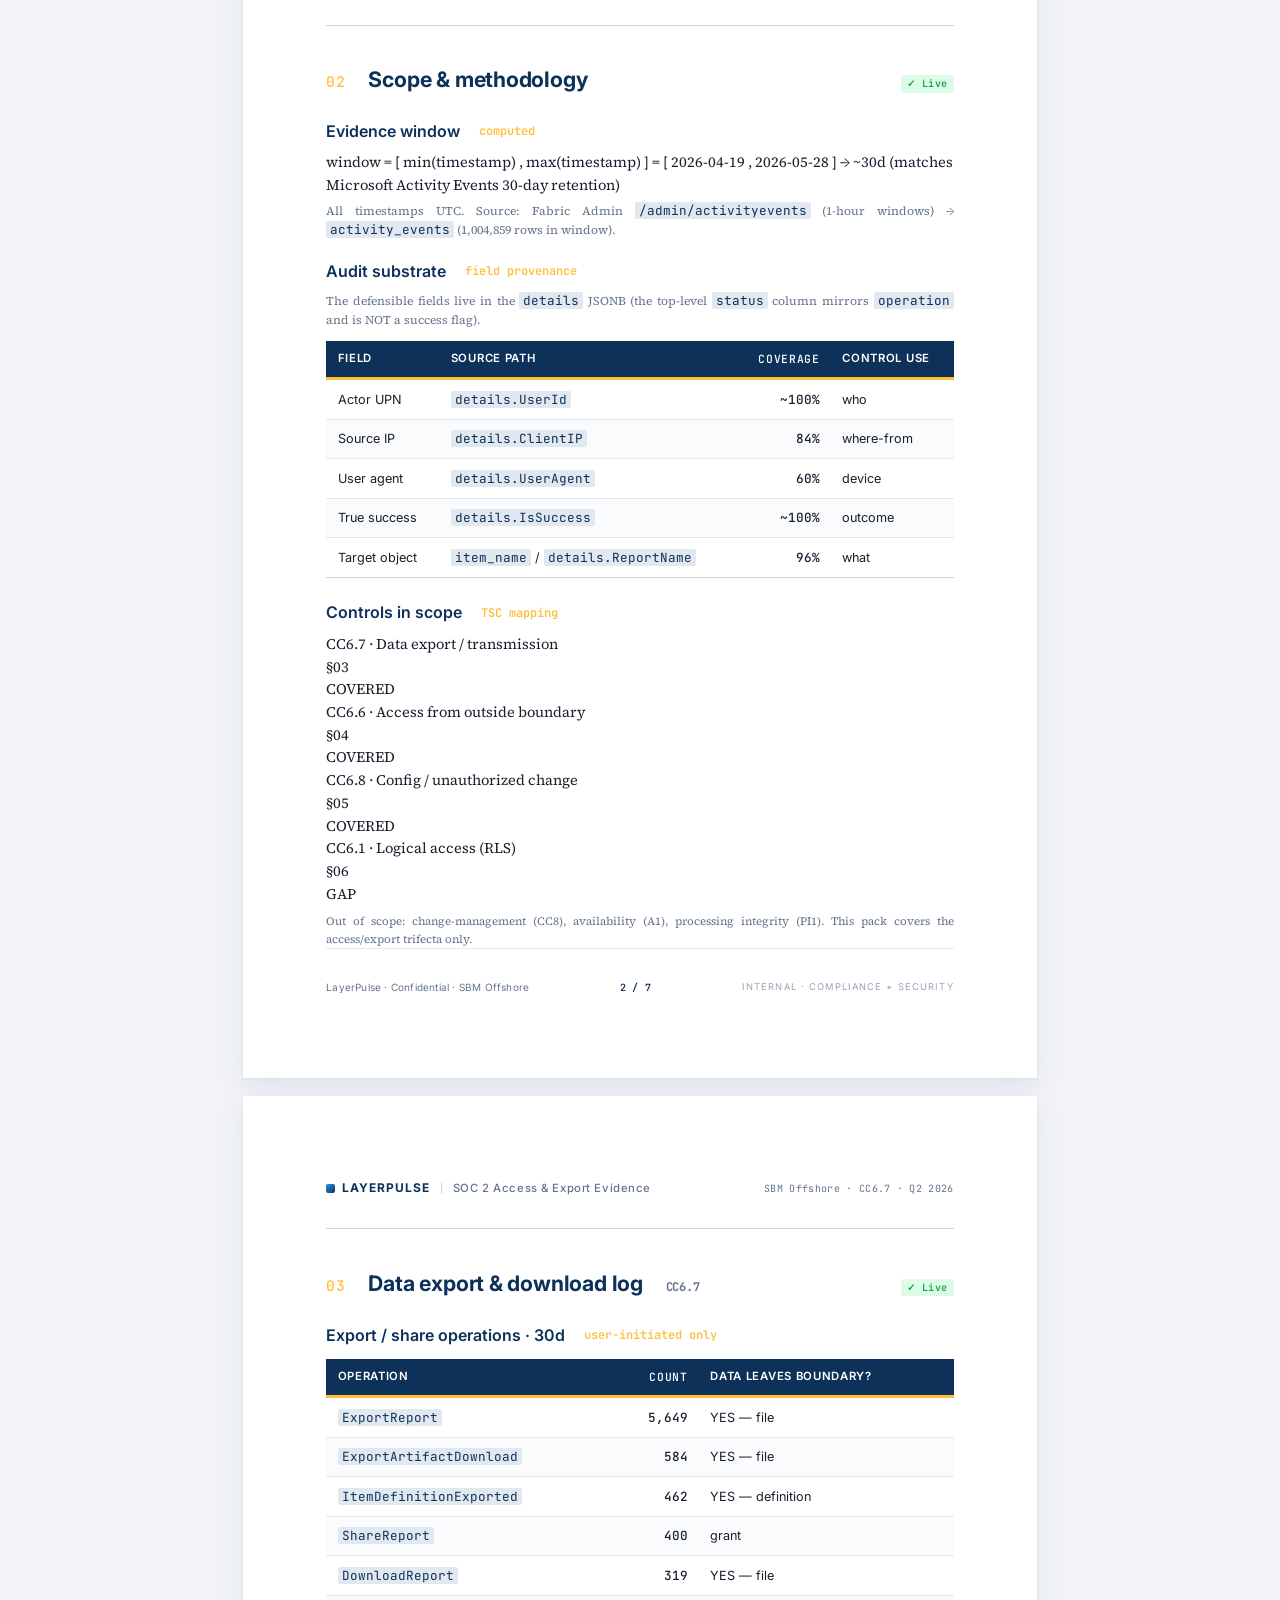
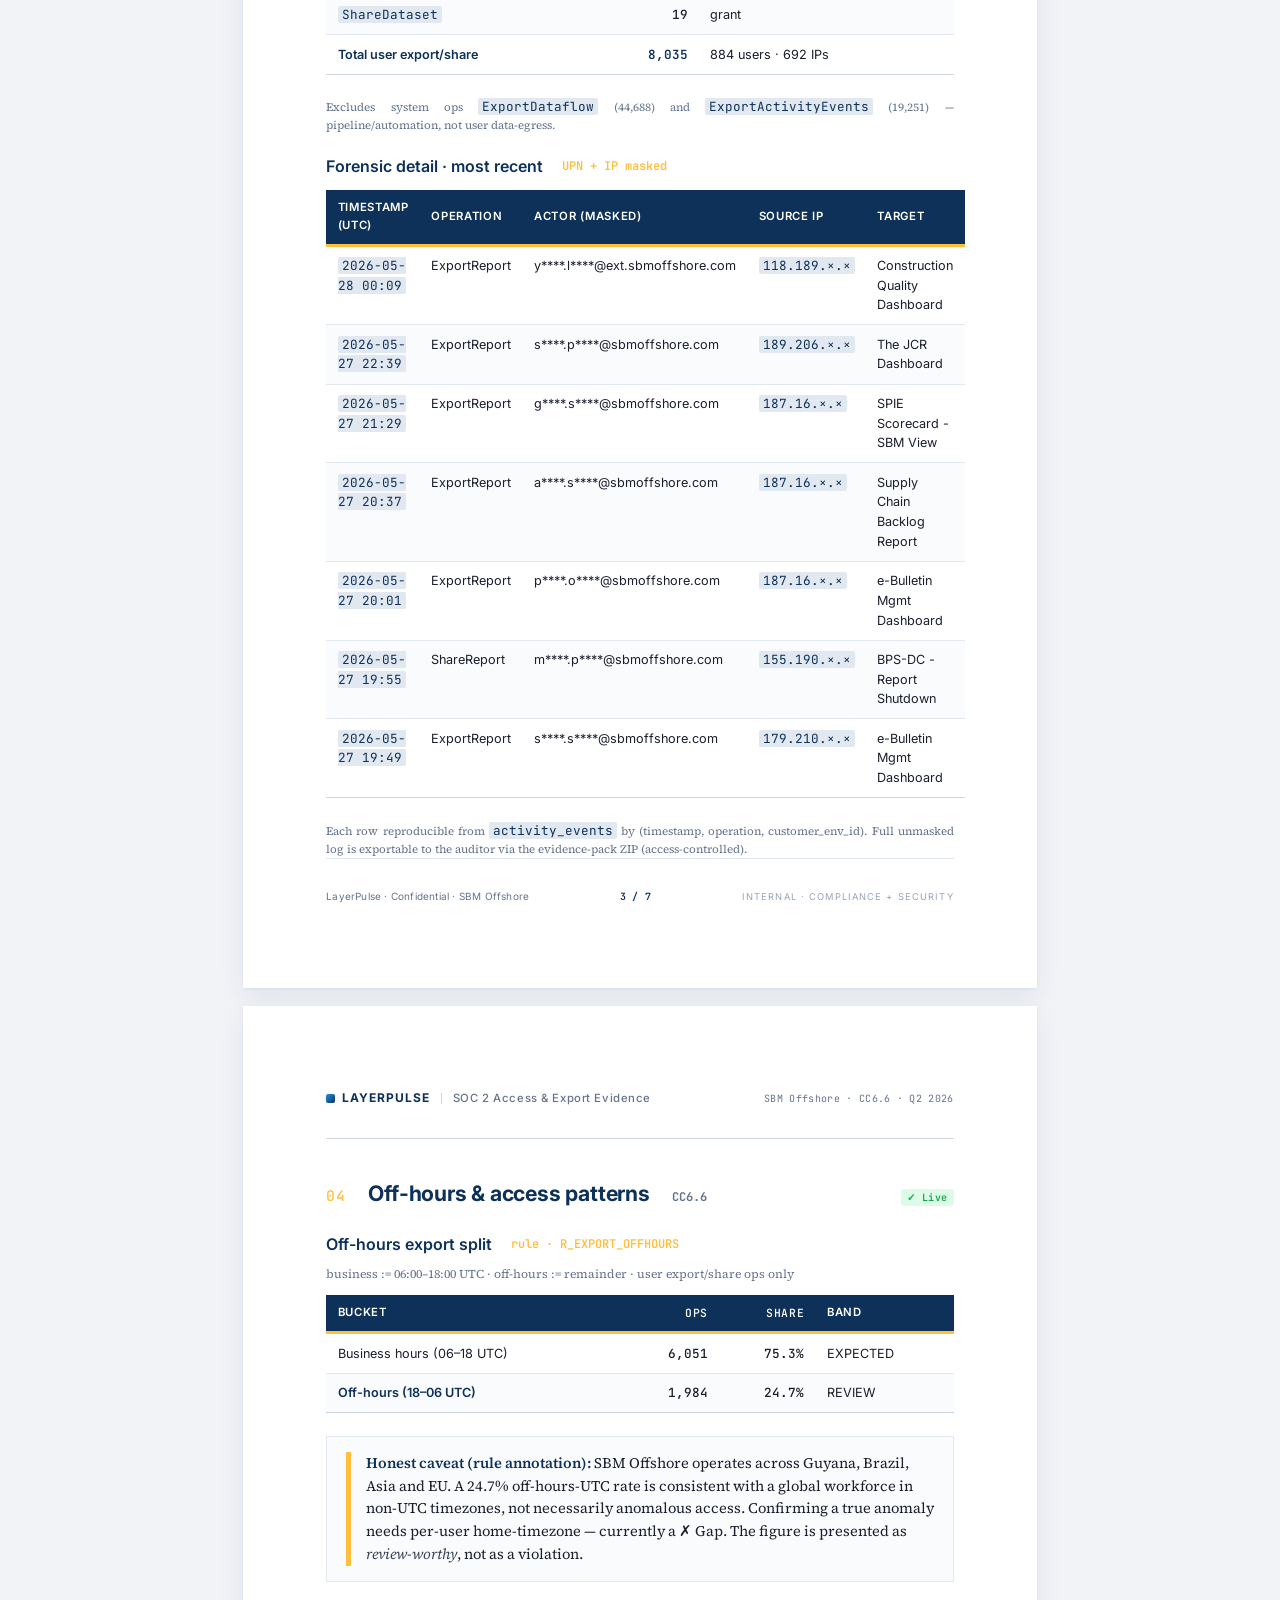
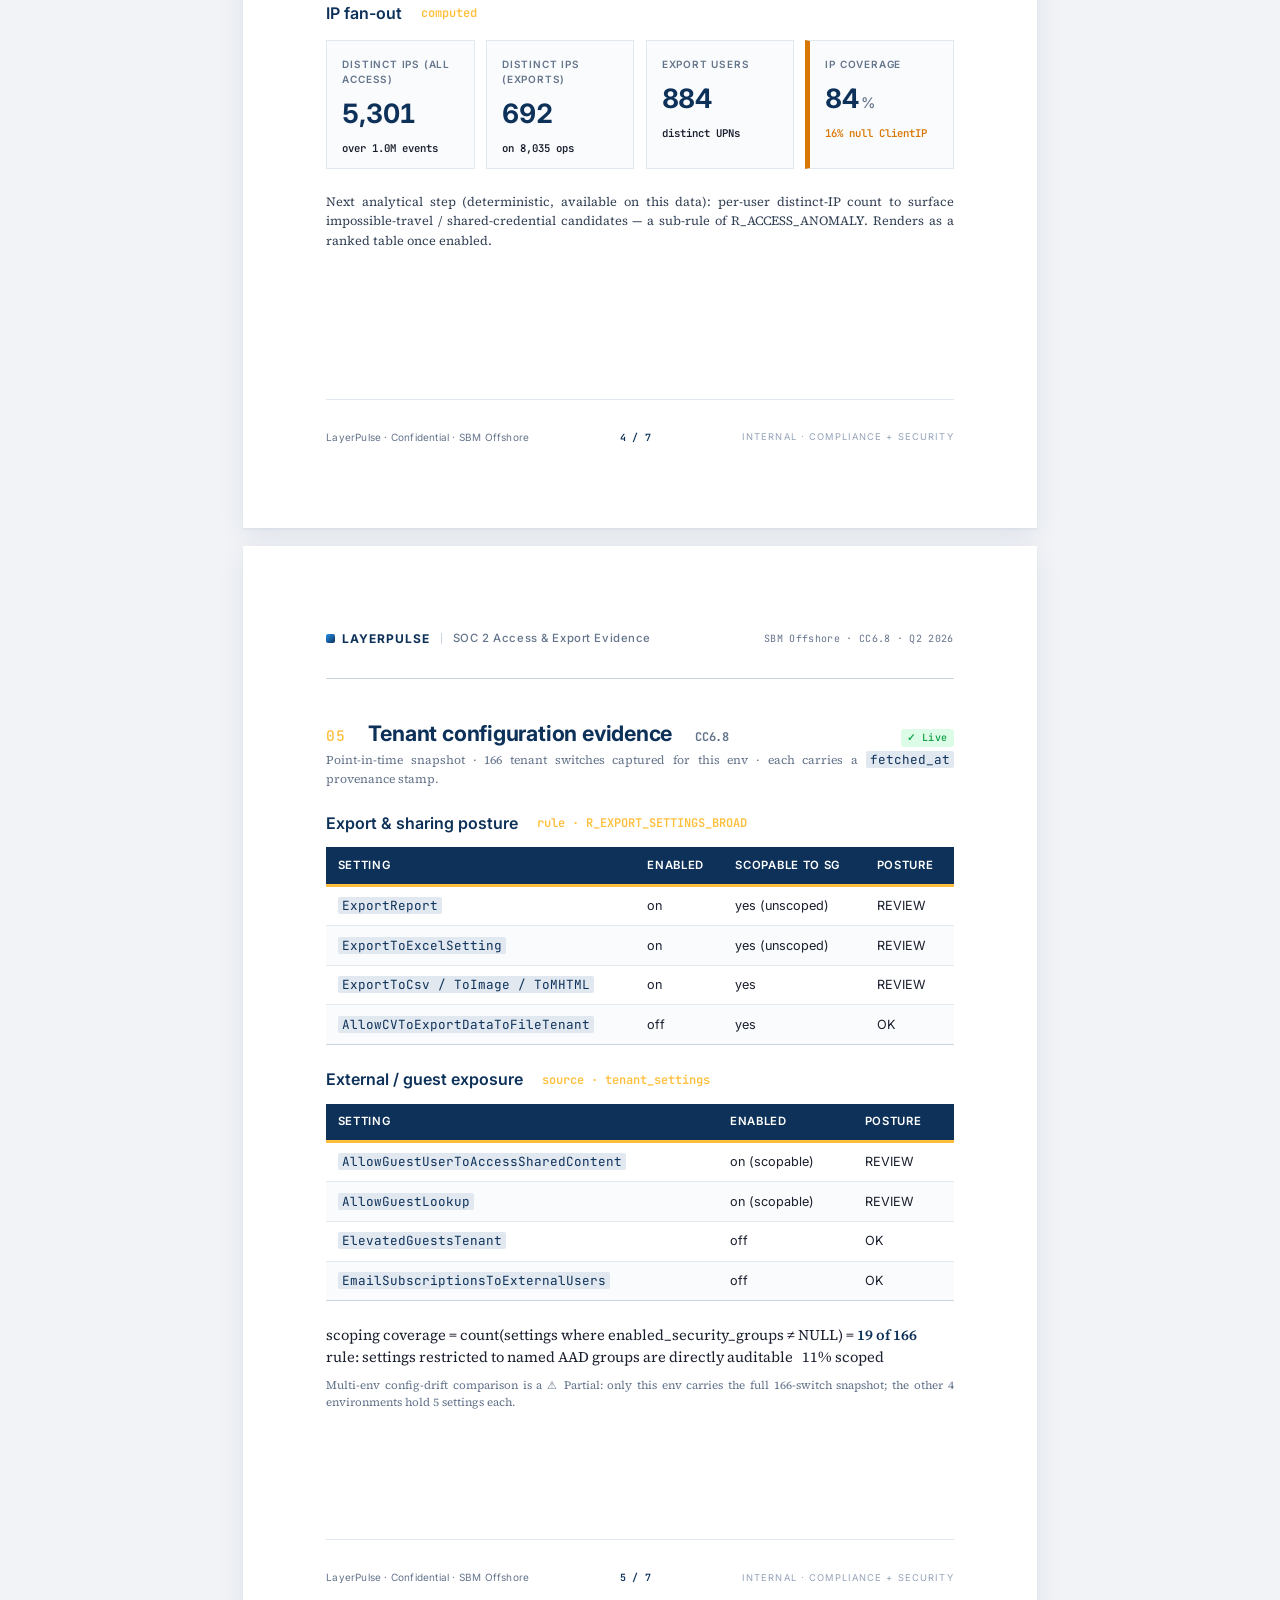
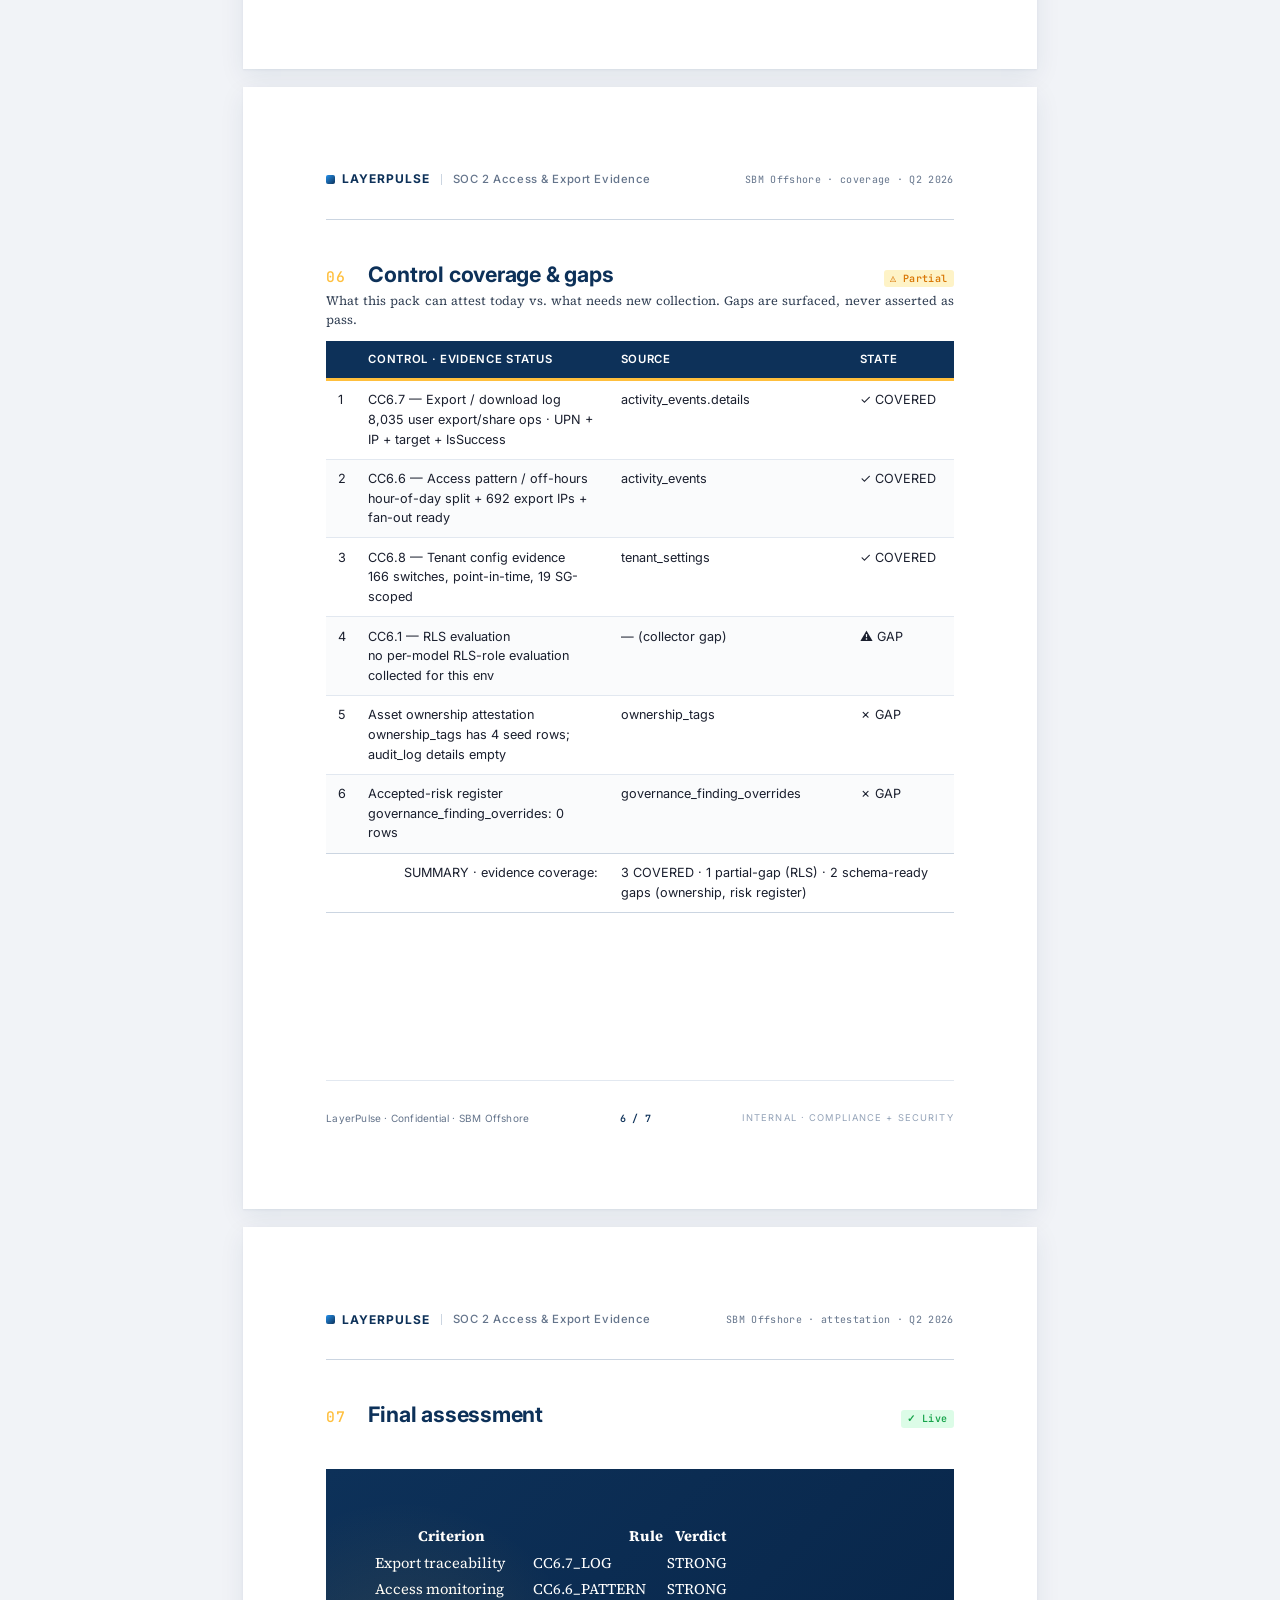
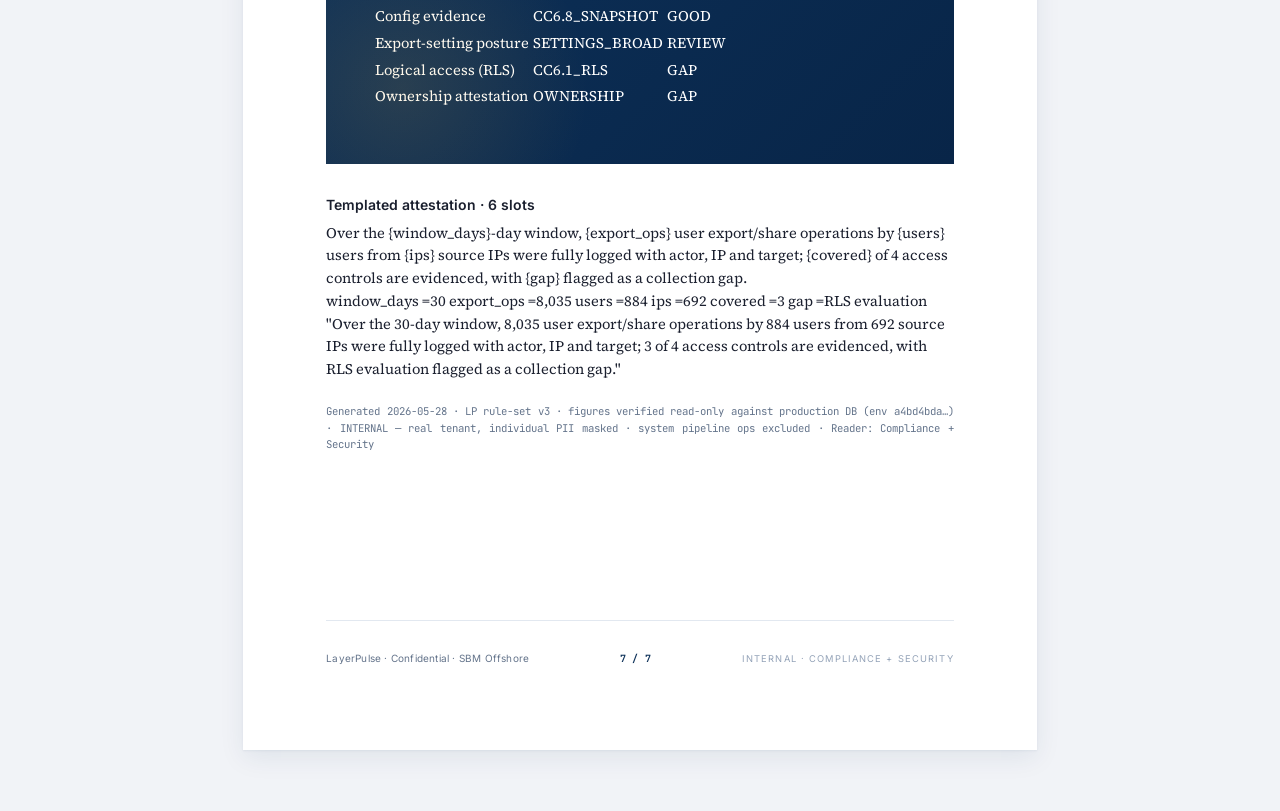
<file: docs/perfect-doc/governance-soc2-v1.html>
<!doctype html>
<html lang="en">
<head>
<meta charset="utf-8"/>
<meta name="viewport" content="width=device-width, initial-scale=1"/>
<title>SOC 2 Access & Export Evidence Pack — SBM Offshore · LayerPulse [INTERNAL]</title>
<link rel="stylesheet" href="../../public/review/perfect-doc/doc.css"/>
</head>
<body>

<!-- ══════ INTERNAL ARTIFACT — real tenant data, individual PII masked. Not for public/review/. ══════ -->
<div style="max-width: 210mm; margin: 0 auto 6mm; padding: 4mm 6mm; background: #7f1d1d; color: #fff; font-family: ui-monospace, monospace; font-size: 9pt; line-height: 1.5; border-radius: 4px;">
  <strong style="color:#FFBF3C;">INTERNAL · real production data.</strong>
  Real tenant (SBM Offshore, env <code>a4bd4bda…</code>), figures verified read-only from the LayerPulse DB as-of 2026-05-28.
  Individual UPNs + IPs in §03/§04 are <strong>masked</strong> (real aggregates, masked individuals) — SOC2-sample hygiene. System pipeline ops (ExportDataflow, ExportActivityEvents) are excluded from user-export counts. Ground reference: <code>docs/research/2026-05-28-production-db-content-map.md</code>.
</div>

<div class="doc-shell">

<!-- ═══════════════════════ PAGE 1 · COVER ═══════════════════════ -->
<div class="doc-page">
  <div class="cover-v2-band">
    <div class="doc-mark"><span class="dot"></span>LayerPulse · SOC 2 Access &amp; Export Evidence</div>
    <h1>SBM Offshore</h1>
    <p class="doc-sub">Trust Services Criteria CC6.x · evidence window 2026-04-19 → 05-28 · ~30d rolling</p>
  </div>

  <div class="doc-body">

    <div class="kpi-cover-grid">
      <div class="kpi-cover-card">
        <div class="l">Events audited</div>
        <div class="v">1.00<span class="unit">M</span></div>
        <div class="t up">complete window</div>
        <div class="b">activity_events · 30d <span class="band-inline">→ GREEN</span></div>
      </div>
      <div class="kpi-cover-card">
        <div class="l">Export / share ops</div>
        <div class="v">8,035</div>
        <div class="t warn">884 distinct users</div>
        <div class="b">user-initiated only <span class="band-inline">→ LOGGED</span></div>
      </div>
      <div class="kpi-cover-card">
        <div class="l">Distinct source IPs</div>
        <div class="v">5,301</div>
        <div class="t warn">692 on exports</div>
        <div class="b">ClientIP coverage 84% <span class="band-inline">→ AMBER</span></div>
      </div>
      <div class="kpi-cover-card">
        <div class="l">Off-hours exports</div>
        <div class="v">24.7<span class="unit">%</span></div>
        <div class="t warn">1,984 of 8,035</div>
        <div class="b">UTC 18:00–06:00 <span class="band-inline">→ REVIEW</span></div>
      </div>
    </div>

    <div class="verdict-block-v2">
      <div class="v-headline">
        <div class="v-label">Evidence verdict</div>
        <div class="v-value keep">EVIDENCE-READY</div>
      </div>
      <div class="v-trace">
        <div style="margin-bottom: 2mm; color: var(--muted); font-size: 7.5pt; letter-spacing: 0.12em; text-transform: uppercase; font-weight: 700;">Rule R_SOC2_EVIDENCE · control-coverage evaluation</div>
        <div class="t-line"><span class="check">✓</span> <span class="axis">CC6.7 export-log</span> = <span style="color: var(--emerald);">COVERED</span>  <span class="arrow">→</span>  8,035 ops w/ user+IP+target</div>
        <div class="t-line"><span class="check">✓</span> <span class="axis">CC6.6 access-pattern</span> = <span style="color: var(--emerald);">COVERED</span>  <span class="arrow">→</span>  hour-of-day + IP fan-out</div>
        <div class="t-line"><span class="check">✓</span> <span class="axis">CC6.8 config-evidence</span> = <span style="color: var(--emerald);">COVERED</span>  <span class="arrow">→</span>  166 switches, point-in-time</div>
        <div class="t-line"><span class="cross">⚠</span> <span class="axis">CC6.1 RLS-eval</span> = <span style="color: var(--amber);">GAP</span>  <span class="arrow">→</span>  not yet collected (see §06)</div>
        <div class="t-result">result: 3 of 4 controls covered · evidence pack exportable · 1 gap flagged, not hidden</div>
      </div>
    </div>

    <h3 style="font-family: var(--sans); font-size: 11pt; color: var(--navy); margin: 6mm 0 2mm; letter-spacing: -0.005em;">3 findings · ranked by rule severity</h3>

    <div class="risk-cover">
      <span class="band med">MEDIUM</span>
      <div>
        <div class="r-rule-id">R_EXPORT_OFFHOURS</div>
        <div class="r-predicate">count(user_exports where hour ∉ [06,18) UTC) ÷ count(user_exports) ≥ 0.20</div>
        <div class="r-evidence"><span class="arrow">▸</span> actual: <strong>24.7%</strong> (1,984 of 8,035) · caveat: SBM operates globally — UTC off-hours ≠ local off-hours; needs per-user timezone to confirm anomaly</div>
      </div>
    </div>

    <div class="risk-cover">
      <span class="band med">MEDIUM</span>
      <div>
        <div class="r-rule-id">R_EXPORT_SETTINGS_BROAD</div>
        <div class="r-predicate">count(export_settings where enabled && not scoped_to_SG) ≥ 1</div>
        <div class="r-evidence"><span class="arrow">▸</span> hits: <strong>ExportReport, ExportToExcel/Csv/Image, AllowGuestUserToAccessSharedContent</strong> all ON + scopable but unscoped</div>
      </div>
    </div>

    <div class="risk-cover">
      <span class="band high">GAP</span>
      <div>
        <div class="r-rule-id">R_RLS_NOT_EVALUATED</div>
        <div class="r-predicate">exists(rls_evaluation_rows for env) == false</div>
        <div class="r-evidence"><span class="arrow">▸</span> the RLS leg of the SOC2 trifecta has no collected evidence yet — flagged as a control gap, not asserted as pass</div>
      </div>
    </div>
  </div>

  <div class="doc-foot">
    <span>LayerPulse · Confidential · SBM Offshore</span>
    <span class="doc-pgnum">1 / 7</span>
    <span class="doc-confidential">Internal · Compliance + Security</span>
  </div>
</div>

<!-- ═══════════════════════ PAGE 2 · SCOPE & METHODOLOGY ═══════════════════════ -->
<div class="doc-page">
  <div class="doc-head">
    <div class="doc-mark"><span class="dot"></span>LayerPulse<span class="mark-sep"></span><span class="doc-type">SOC 2 Access &amp; Export Evidence</span></div>
    <div class="doc-meta">SBM Offshore · CC6.x · Q2 2026</div>
  </div>

  <div class="doc-body">
    <div class="heading-row">
      <h2><span class="h2-num">02</span>Scope &amp; methodology</h2>
      <span class="doc-fit ok">✓ Live</span>
    </div>

    <h3>Evidence window <span style="font-family: var(--mono); font-size: 9pt; color: var(--gold); font-weight: 600;">computed</span></h3>
    <div class="formula"><span class="f-rule">window</span> = [ min(timestamp) , max(timestamp) ] = [ 2026-04-19 , 2026-05-28 ] <span class="f-band">→ ~30d (matches Microsoft Activity Events 30-day retention)</span></div>
    <p style="font-size: 9pt; color: var(--muted); margin: 1mm 0 0;">All timestamps UTC. Source: Fabric Admin <code>/admin/activityevents</code> (1-hour windows) → <code>activity_events</code> (1,004,859 rows in window).</p>

    <h3 style="margin-top:5mm;">Audit substrate <span style="font-family: var(--mono); font-size: 9pt; color: var(--gold); font-weight: 600;">field provenance</span></h3>
    <p style="font-size: 9pt; color: var(--muted); margin: 0 0 1mm;">The defensible fields live in the <code>details</code> JSONB (the top-level <code>status</code> column mirrors <code>operation</code> and is NOT a success flag).</p>
    <table>
      <thead><tr><th>Field</th><th>Source path</th><th class="num">Coverage</th><th>Control use</th></tr></thead>
      <tbody>
        <tr><td>Actor UPN</td><td><code>details.UserId</code></td><td class="num">~100%</td><td>who</td></tr>
        <tr><td>Source IP</td><td><code>details.ClientIP</code></td><td class="num">84%</td><td>where-from</td></tr>
        <tr><td>User agent</td><td><code>details.UserAgent</code></td><td class="num">60%</td><td>device</td></tr>
        <tr><td>True success</td><td><code>details.IsSuccess</code></td><td class="num">~100%</td><td>outcome</td></tr>
        <tr><td>Target object</td><td><code>item_name</code> / <code>details.ReportName</code></td><td class="num">96%</td><td>what</td></tr>
      </tbody>
    </table>

    <h3 style="margin-top:5mm;">Controls in scope <span style="font-family: var(--mono); font-size: 9pt; color: var(--gold); font-weight: 600;">TSC mapping</span></h3>
    <div class="scorecard-v2">
      <div class="sc-row"><div class="sc-label">CC6.7 · Data export / transmission</div><div class="sc-bar"><div class="sc-fill green" style="width: 100%;"></div></div><div class="sc-val">§03</div><div class="sc-band"><span class="band green">COVERED</span></div></div>
      <div class="sc-row"><div class="sc-label">CC6.6 · Access from outside boundary</div><div class="sc-bar"><div class="sc-fill green" style="width: 100%;"></div></div><div class="sc-val">§04</div><div class="sc-band"><span class="band green">COVERED</span></div></div>
      <div class="sc-row"><div class="sc-label">CC6.8 · Config / unauthorized change</div><div class="sc-bar"><div class="sc-fill green" style="width: 100%;"></div></div><div class="sc-val">§05</div><div class="sc-band"><span class="band green">COVERED</span></div></div>
      <div class="sc-row"><div class="sc-label">CC6.1 · Logical access (RLS)</div><div class="sc-bar"><div class="sc-fill" style="width: 100%; background: repeating-linear-gradient(45deg, var(--line), var(--line) 3px, transparent 3px, transparent 6px);"></div></div><div class="sc-val">§06</div><div class="sc-band"><span class="band amber">GAP</span></div></div>
    </div>
    <p style="font-size: 8.5pt; color: var(--muted); margin: 2mm 0 0;">Out of scope: change-management (CC8), availability (A1), processing integrity (PI1). This pack covers the access/export trifecta only.</p>
  </div>

  <div class="doc-foot">
    <span>LayerPulse · Confidential · SBM Offshore</span>
    <span class="doc-pgnum">2 / 7</span>
    <span class="doc-confidential">Internal · Compliance + Security</span>
  </div>
</div>

<!-- ═══════════════════════ PAGE 3 · EXPORT & DOWNLOAD LOG ═══════════════════════ -->
<div class="doc-page">
  <div class="doc-head">
    <div class="doc-mark"><span class="dot"></span>LayerPulse<span class="mark-sep"></span><span class="doc-type">SOC 2 Access &amp; Export Evidence</span></div>
    <div class="doc-meta">SBM Offshore · CC6.7 · Q2 2026</div>
  </div>

  <div class="doc-body">
    <div class="heading-row">
      <h2><span class="h2-num">03</span>Data export &amp; download log <span style="font-family: var(--mono); font-size: 9pt; color: var(--muted);">CC6.7</span></h2>
      <span class="doc-fit ok">✓ Live</span>
    </div>

    <h3>Export / share operations · 30d <span style="font-family: var(--mono); font-size: 9pt; color: var(--gold); font-weight: 600;">user-initiated only</span></h3>
    <table>
      <thead><tr><th>Operation</th><th class="num">Count</th><th>Data leaves boundary?</th></tr></thead>
      <tbody>
        <tr><td><code>ExportReport</code></td><td class="num">5,649</td><td><span class="band amber">YES — file</span></td></tr>
        <tr><td><code>ExportArtifactDownload</code></td><td class="num">584</td><td><span class="band amber">YES — file</span></td></tr>
        <tr><td><code>ItemDefinitionExported</code></td><td class="num">462</td><td><span class="band amber">YES — definition</span></td></tr>
        <tr><td><code>ShareReport</code></td><td class="num">400</td><td><span class="band amber">grant</span></td></tr>
        <tr><td><code>DownloadReport</code></td><td class="num">319</td><td><span class="band amber">YES — file</span></td></tr>
        <tr><td><code>ShareDataset</code></td><td class="num">19</td><td><span class="band amber">grant</span></td></tr>
        <tr><td><strong>Total user export/share</strong></td><td class="num"><strong>8,035</strong></td><td>884 users · 692 IPs</td></tr>
      </tbody>
    </table>
    <p style="font-size: 8.5pt; color: var(--muted); margin: 1mm 0 0;">Excludes system ops <code>ExportDataflow</code> (44,688) and <code>ExportActivityEvents</code> (19,251) — pipeline/automation, not user data-egress.</p>

    <h3 style="margin-top:5mm;">Forensic detail · most recent <span style="font-family: var(--mono); font-size: 9pt; color: var(--gold); font-weight: 600;">UPN + IP masked</span></h3>
    <table>
      <thead><tr><th>Timestamp (UTC)</th><th>Operation</th><th>Actor (masked)</th><th>Source IP</th><th>Target</th></tr></thead>
      <tbody>
        <tr><td><code>2026-05-28 00:09</code></td><td>ExportReport</td><td>y****.l****@ext.sbmoffshore.com</td><td><code>118.189.×.×</code></td><td>Construction Quality Dashboard</td></tr>
        <tr><td><code>2026-05-27 22:39</code></td><td>ExportReport</td><td>s****.p****@sbmoffshore.com</td><td><code>189.206.×.×</code></td><td>The JCR Dashboard</td></tr>
        <tr><td><code>2026-05-27 21:29</code></td><td>ExportReport</td><td>g****.s****@sbmoffshore.com</td><td><code>187.16.×.×</code></td><td>SPIE Scorecard - SBM View</td></tr>
        <tr><td><code>2026-05-27 20:37</code></td><td>ExportReport</td><td>a****.s****@sbmoffshore.com</td><td><code>187.16.×.×</code></td><td>Supply Chain Backlog Report</td></tr>
        <tr><td><code>2026-05-27 20:01</code></td><td>ExportReport</td><td>p****.o****@sbmoffshore.com</td><td><code>187.16.×.×</code></td><td>e-Bulletin Mgmt Dashboard</td></tr>
        <tr><td><code>2026-05-27 19:55</code></td><td>ShareReport</td><td>m****.p****@sbmoffshore.com</td><td><code>155.190.×.×</code></td><td>BPS-DC - Report Shutdown</td></tr>
        <tr><td><code>2026-05-27 19:49</code></td><td>ExportReport</td><td>s****.s****@sbmoffshore.com</td><td><code>179.210.×.×</code></td><td>e-Bulletin Mgmt Dashboard</td></tr>
      </tbody>
    </table>
    <p style="font-size: 8.5pt; color: var(--muted); margin: 1mm 0 0;">Each row reproducible from <code>activity_events</code> by (timestamp, operation, customer_env_id). Full unmasked log is exportable to the auditor via the evidence-pack ZIP (access-controlled).</p>
  </div>

  <div class="doc-foot">
    <span>LayerPulse · Confidential · SBM Offshore</span>
    <span class="doc-pgnum">3 / 7</span>
    <span class="doc-confidential">Internal · Compliance + Security</span>
  </div>
</div>

<!-- ═══════════════════════ PAGE 4 · OFF-HOURS & ANOMALOUS ACCESS ═══════════════════════ -->
<div class="doc-page">
  <div class="doc-head">
    <div class="doc-mark"><span class="dot"></span>LayerPulse<span class="mark-sep"></span><span class="doc-type">SOC 2 Access &amp; Export Evidence</span></div>
    <div class="doc-meta">SBM Offshore · CC6.6 · Q2 2026</div>
  </div>

  <div class="doc-body">
    <div class="heading-row">
      <h2><span class="h2-num">04</span>Off-hours &amp; access patterns <span style="font-family: var(--mono); font-size: 9pt; color: var(--muted);">CC6.6</span></h2>
      <span class="doc-fit ok">✓ Live</span>
    </div>

    <h3>Off-hours export split <span style="font-family: var(--mono); font-size: 9pt; color: var(--gold); font-weight: 600;">rule · R_EXPORT_OFFHOURS</span></h3>
    <p style="font-size: 9pt; color: var(--muted); margin: 0 0 1mm;">business := 06:00–18:00 UTC · off-hours := remainder · user export/share ops only</p>
    <table>
      <thead><tr><th>Bucket</th><th class="num">Ops</th><th class="num">Share</th><th>Band</th></tr></thead>
      <tbody>
        <tr><td>Business hours (06–18 UTC)</td><td class="num">6,051</td><td class="num">75.3%</td><td><span class="band green">EXPECTED</span></td></tr>
        <tr><td><strong>Off-hours (18–06 UTC)</strong></td><td class="num">1,984</td><td class="num">24.7%</td><td><span class="band amber">REVIEW</span></td></tr>
      </tbody>
    </table>
    <div class="callout">
      <div></div>
      <div class="callout-body"><strong>Honest caveat (rule annotation):</strong> SBM Offshore operates across Guyana, Brazil, Asia and EU. A 24.7% off-hours-UTC rate is consistent with a global workforce in non-UTC timezones, not necessarily anomalous access. Confirming a true anomaly needs per-user home-timezone — currently a ✗ Gap. The figure is presented as <em>review-worthy</em>, not as a violation.</div>
    </div>

    <h3 style="margin-top:5mm;">IP fan-out <span style="font-family: var(--mono); font-size: 9pt; color: var(--gold); font-weight: 600;">computed</span></h3>
    <div class="kpi-grid">
      <div class="kpi"><div class="kpi-l">Distinct IPs (all access)</div><div class="kpi-v">5,301</div><div class="kpi-trend">over 1.0M events</div></div>
      <div class="kpi"><div class="kpi-l">Distinct IPs (exports)</div><div class="kpi-v">692</div><div class="kpi-trend">on 8,035 ops</div></div>
      <div class="kpi"><div class="kpi-l">Export users</div><div class="kpi-v">884</div><div class="kpi-trend">distinct UPNs</div></div>
      <div class="kpi alert"><div class="kpi-l">IP coverage</div><div class="kpi-v">84<span class="unit">%</span></div><div class="kpi-trend warn">16% null ClientIP</div></div>
    </div>
    <p style="font-size: 9.5pt; color: var(--ink-soft); margin: 3mm 0 0;">Next analytical step (deterministic, available on this data): per-user distinct-IP count to surface impossible-travel / shared-credential candidates — a sub-rule of R_ACCESS_ANOMALY. Renders as a ranked table once enabled.</p>
  </div>

  <div class="doc-foot">
    <span>LayerPulse · Confidential · SBM Offshore</span>
    <span class="doc-pgnum">4 / 7</span>
    <span class="doc-confidential">Internal · Compliance + Security</span>
  </div>
</div>

<!-- ═══════════════════════ PAGE 5 · TENANT CONFIG EVIDENCE ═══════════════════════ -->
<div class="doc-page">
  <div class="doc-head">
    <div class="doc-mark"><span class="dot"></span>LayerPulse<span class="mark-sep"></span><span class="doc-type">SOC 2 Access &amp; Export Evidence</span></div>
    <div class="doc-meta">SBM Offshore · CC6.8 · Q2 2026</div>
  </div>

  <div class="doc-body">
    <div class="heading-row">
      <h2><span class="h2-num">05</span>Tenant configuration evidence <span style="font-family: var(--mono); font-size: 9pt; color: var(--muted);">CC6.8</span></h2>
      <span class="doc-fit ok">✓ Live</span>
    </div>
    <p style="font-size: 9pt; color: var(--muted); margin: 0 0 1mm;">Point-in-time snapshot · 166 tenant switches captured for this env · each carries a <code>fetched_at</code> provenance stamp.</p>

    <h3>Export &amp; sharing posture <span style="font-family: var(--mono); font-size: 9pt; color: var(--gold); font-weight: 600;">rule · R_EXPORT_SETTINGS_BROAD</span></h3>
    <table>
      <thead><tr><th>Setting</th><th>Enabled</th><th>Scopable to SG</th><th>Posture</th></tr></thead>
      <tbody>
        <tr><td><code>ExportReport</code></td><td>on</td><td>yes (unscoped)</td><td><span class="band amber">REVIEW</span></td></tr>
        <tr><td><code>ExportToExcelSetting</code></td><td>on</td><td>yes (unscoped)</td><td><span class="band amber">REVIEW</span></td></tr>
        <tr><td><code>ExportToCsv / ToImage / ToMHTML</code></td><td>on</td><td>yes</td><td><span class="band amber">REVIEW</span></td></tr>
        <tr><td><code>AllowCVToExportDataToFileTenant</code></td><td>off</td><td>yes</td><td><span class="band green">OK</span></td></tr>
      </tbody>
    </table>

    <h3 style="margin-top:4mm;">External / guest exposure <span style="font-family: var(--mono); font-size: 9pt; color: var(--gold); font-weight: 600;">source · tenant_settings</span></h3>
    <table>
      <thead><tr><th>Setting</th><th>Enabled</th><th>Posture</th></tr></thead>
      <tbody>
        <tr><td><code>AllowGuestUserToAccessSharedContent</code></td><td>on (scopable)</td><td><span class="band amber">REVIEW</span></td></tr>
        <tr><td><code>AllowGuestLookup</code></td><td>on (scopable)</td><td><span class="band amber">REVIEW</span></td></tr>
        <tr><td><code>ElevatedGuestsTenant</code></td><td>off</td><td><span class="band green">OK</span></td></tr>
        <tr><td><code>EmailSubscriptionsToExternalUsers</code></td><td>off</td><td><span class="band green">OK</span></td></tr>
      </tbody>
    </table>

    <div class="drift-block" style="margin-top:4mm;">
      <div class="d-formula">scoping coverage = count(settings where enabled_security_groups ≠ NULL) = <strong style="color: var(--navy);">19 of 166</strong></div>
      <div class="d-result">rule: settings restricted to named AAD groups are directly auditable <span class="band amber" style="margin-left: 6px;">11% scoped</span></div>
    </div>
    <p style="font-size: 8.5pt; color: var(--muted); margin: 2mm 0 0;">Multi-env config-drift comparison is a ⚠ Partial: only this env carries the full 166-switch snapshot; the other 4 environments hold 5 settings each.</p>
  </div>

  <div class="doc-foot">
    <span>LayerPulse · Confidential · SBM Offshore</span>
    <span class="doc-pgnum">5 / 7</span>
    <span class="doc-confidential">Internal · Compliance + Security</span>
  </div>
</div>

<!-- ═══════════════════════ PAGE 6 · CONTROL COVERAGE & GAPS ═══════════════════════ -->
<div class="doc-page">
  <div class="doc-head">
    <div class="doc-mark"><span class="dot"></span>LayerPulse<span class="mark-sep"></span><span class="doc-type">SOC 2 Access &amp; Export Evidence</span></div>
    <div class="doc-meta">SBM Offshore · coverage · Q2 2026</div>
  </div>

  <div class="doc-body">
    <div class="heading-row">
      <h2><span class="h2-num">06</span>Control coverage &amp; gaps</h2>
      <span class="doc-fit partial">⚠ Partial</span>
    </div>
    <p style="font-size: 9.5pt; color: var(--ink-soft); margin: 0 0 3mm;">What this pack can attest today vs. what needs new collection. Gaps are surfaced, never asserted as pass.</p>

    <table class="decisions-reg">
      <thead><tr><th></th><th>Control · evidence status</th><th>Source</th><th>State</th></tr></thead>
      <tbody>
        <tr>
          <td class="dr-num">1</td>
          <td>
            <div class="dr-rule">CC6.7 — Export / download log</div>
            <div class="dr-rule-meta">8,035 user export/share ops · UPN + IP + target + IsSuccess</div>
          </td>
          <td class="dr-owner">activity_events.details</td>
          <td class="dr-due"><span class="band green">✓ COVERED</span></td>
        </tr>
        <tr class="alt">
          <td class="dr-num">2</td>
          <td>
            <div class="dr-rule">CC6.6 — Access pattern / off-hours</div>
            <div class="dr-rule-meta">hour-of-day split + 692 export IPs + fan-out ready</div>
          </td>
          <td class="dr-owner">activity_events</td>
          <td class="dr-due"><span class="band green">✓ COVERED</span></td>
        </tr>
        <tr>
          <td class="dr-num">3</td>
          <td>
            <div class="dr-rule">CC6.8 — Tenant config evidence</div>
            <div class="dr-rule-meta">166 switches, point-in-time, 19 SG-scoped</div>
          </td>
          <td class="dr-owner">tenant_settings</td>
          <td class="dr-due"><span class="band green">✓ COVERED</span></td>
        </tr>
        <tr class="alt">
          <td class="dr-num">4</td>
          <td>
            <div class="dr-rule">CC6.1 — RLS evaluation</div>
            <div class="dr-rule-meta">no per-model RLS-role evaluation collected for this env</div>
          </td>
          <td class="dr-owner">— (collector gap)</td>
          <td class="dr-due"><span class="band amber">⚠ GAP</span></td>
        </tr>
        <tr>
          <td class="dr-num">5</td>
          <td>
            <div class="dr-rule">Asset ownership attestation</div>
            <div class="dr-rule-meta">ownership_tags has 4 seed rows; audit_log details empty</div>
          </td>
          <td class="dr-owner">ownership_tags</td>
          <td class="dr-due"><span class="band red">✗ GAP</span></td>
        </tr>
        <tr class="alt">
          <td class="dr-num">6</td>
          <td>
            <div class="dr-rule">Accepted-risk register</div>
            <div class="dr-rule-meta">governance_finding_overrides: 0 rows</div>
          </td>
          <td class="dr-owner">governance_finding_overrides</td>
          <td class="dr-due"><span class="band red">✗ GAP</span></td>
        </tr>
      </tbody>
      <tfoot>
        <tr>
          <td colspan="2" style="text-align: right;">SUMMARY · evidence coverage:</td>
          <td colspan="2">3 COVERED · 1 partial-gap (RLS) · 2 schema-ready gaps (ownership, risk register)</td>
        </tr>
      </tfoot>
    </table>
  </div>

  <div class="doc-foot">
    <span>LayerPulse · Confidential · SBM Offshore</span>
    <span class="doc-pgnum">6 / 7</span>
    <span class="doc-confidential">Internal · Compliance + Security</span>
  </div>
</div>

<!-- ═══════════════════════ PAGE 7 · FINAL ASSESSMENT ═══════════════════════ -->
<div class="doc-page">
  <div class="doc-head">
    <div class="doc-mark"><span class="dot"></span>LayerPulse<span class="mark-sep"></span><span class="doc-type">SOC 2 Access &amp; Export Evidence</span></div>
    <div class="doc-meta">SBM Offshore · attestation · Q2 2026</div>
  </div>

  <div class="doc-body" style="margin-bottom: 0;">
    <div class="heading-row">
      <h2><span class="h2-num">07</span>Final assessment</h2>
      <span class="doc-fit ok">✓ Live</span>
    </div>
  </div>

  <div class="final-assessment">
    <table class="dim-assess">
      <thead><tr><th>Criterion</th><th class="dim-rule" style="text-align: right;">Rule</th><th style="text-align: right;">Verdict</th></tr></thead>
      <tbody>
        <tr><td class="dim-name">Export traceability</td><td class="dim-rule">CC6.7_LOG</td><td class="dim-verdict">STRONG</td></tr>
        <tr><td class="dim-name">Access monitoring</td><td class="dim-rule">CC6.6_PATTERN</td><td class="dim-verdict">STRONG</td></tr>
        <tr><td class="dim-name">Config evidence</td><td class="dim-rule">CC6.8_SNAPSHOT</td><td class="dim-verdict">GOOD</td></tr>
        <tr><td class="dim-name">Export-setting posture</td><td class="dim-rule">SETTINGS_BROAD</td><td class="dim-verdict">REVIEW</td></tr>
        <tr><td class="dim-name">Logical access (RLS)</td><td class="dim-rule">CC6.1_RLS</td><td class="dim-verdict">GAP</td></tr>
        <tr><td class="dim-name">Ownership attestation</td><td class="dim-rule">OWNERSHIP</td><td class="dim-verdict">GAP</td></tr>
      </tbody>
    </table>
  </div>

  <div class="doc-body" style="margin-top: 4mm;">
    <div class="tmpl-rec">
      <h4>Templated attestation · 6 slots</h4>
      <div class="tmpl-string">Over the <span class="slot">{window_days}</span>-day window, <span class="slot">{export_ops}</span> user export/share operations by <span class="slot">{users}</span> users from <span class="slot">{ips}</span> source IPs were fully logged with actor, IP and target; <span class="slot">{covered}</span> of 4 access controls are evidenced, with <span class="slot">{gap}</span> flagged as a collection gap.</div>

      <div class="tmpl-resolved">
        <span class="k">window_days =</span><span class="v">30</span>
        <span class="k">export_ops =</span><span class="v">8,035</span>
        <span class="k">users =</span><span class="v">884</span>
        <span class="k">ips =</span><span class="v">692</span>
        <span class="k">covered =</span><span class="v">3</span>
        <span class="k">gap =</span><span class="v">RLS evaluation</span>
      </div>

      <div class="tmpl-output">"Over the 30-day window, 8,035 user export/share operations by 884 users from 692 source IPs were fully logged with actor, IP and target; 3 of 4 access controls are evidenced, with RLS evaluation flagged as a collection gap."</div>
    </div>

    <p style="font-family: var(--mono); font-size: 8pt; color: var(--muted); margin-top: 6mm;">Generated 2026-05-28 · LP rule-set v3 · figures verified read-only against production DB (env a4bd4bda…) · INTERNAL — real tenant, individual PII masked · system pipeline ops excluded · Reader: Compliance + Security</p>
  </div>

  <div class="doc-foot">
    <span>LayerPulse · Confidential · SBM Offshore</span>
    <span class="doc-pgnum">7 / 7</span>
    <span class="doc-confidential">Internal · Compliance + Security</span>
  </div>
</div>

</div>
</body>
</html>
</file>
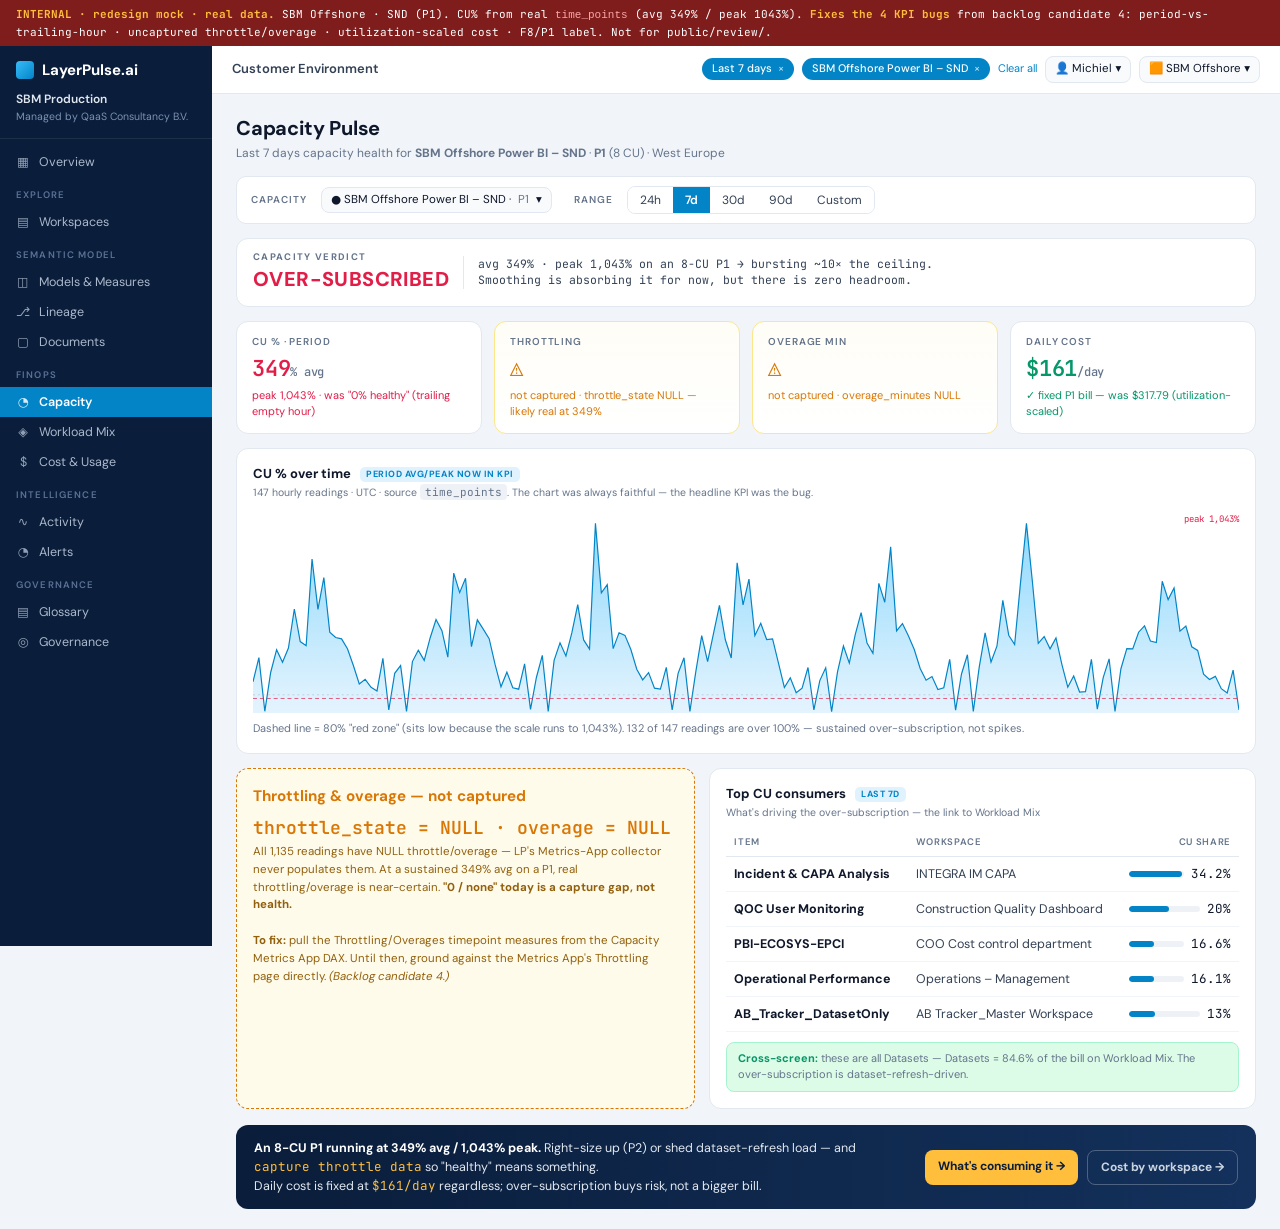
<file: docs/screen-mocks/capacity-v2.html>
<!doctype html>
<html lang="en">
<head>
<meta charset="utf-8"/>
<meta name="viewport" content="width=device-width, initial-scale=1"/>
<title>Capacity Pulse v2 — SBM Offshore · LayerPulse [INTERNAL]</title>
<link rel="preconnect" href="https://fonts.googleapis.com"/>
<link href="https://fonts.googleapis.com/css2?family=DM+Sans:wght@400;500;600;700&family=JetBrains+Mono:wght@400;500;600&display=swap" rel="stylesheet"/>
<link rel="stylesheet" href="./finops.css"/>
</head>
<body>

<div class="intbar"><b>INTERNAL · redesign mock · real data.</b> SBM Offshore · SND (P1). CU% from real <code>time_points</code> (avg 349% / peak 1043%). <b>Fixes the 4 KPI bugs</b> from backlog candidate 4: period-vs-trailing-hour · uncaptured throttle/overage · utilization-scaled cost · F8/P1 label. Not for public/review/.</div>

<div class="shell">
  <aside class="side">
    <div class="brand"><span class="logo"></span>LayerPulse.ai</div>
    <div class="cust"><div class="n">SBM Production</div><div class="s">Managed by QaaS Consultancy B.V.</div></div>
    <div class="navi"><span class="ic">▦</span>Overview</div>
    <div class="navsec">Explore</div><div class="navi"><span class="ic">▤</span>Workspaces</div>
    <div class="navsec">Semantic Model</div>
    <div class="navi"><span class="ic">◫</span>Models &amp; Measures</div><div class="navi"><span class="ic">⎇</span>Lineage</div><div class="navi"><span class="ic">▢</span>Documents</div>
    <div class="navsec">FinOps</div>
    <div class="navi active"><span class="ic">◔</span>Capacity</div>
    <a class="navi link" href="./workload-mix-v2.html"><span class="ic">◈</span>Workload Mix</a>
    <a class="navi link" href="./cost-usage-v2.html"><span class="ic">$</span>Cost &amp; Usage</a>
    <div class="navsec">Intelligence</div><div class="navi"><span class="ic">∿</span>Activity</div><div class="navi"><span class="ic">◔</span>Alerts</div>
    <div class="navsec">Governance</div><div class="navi"><span class="ic">▤</span>Glossary</div><div class="navi"><span class="ic">◎</span>Governance</div>
  </aside>

  <div class="main">
    <div class="top">
      <div class="ttl">Customer Environment</div>
      <div class="chips">
        <span class="chip">Last 7 days <span class="x">×</span></span>
        <span class="chip">SBM Offshore Power BI – SND <span class="x">×</span></span>
        <span class="clear">Clear all</span>
        <span class="pill">👤 Michiel ▾</span><span class="pill">🟧 SBM Offshore ▾</span>
      </div>
    </div>

    <div class="content">
      <h1>Capacity Pulse</h1>
      <div class="sub">Last 7 days capacity health for <b>SBM Offshore Power BI – SND</b> · <b>P1</b> (8 CU) · West Europe</div>

      <div class="filterbar">
        <span class="lbl">Capacity</span><span class="pill">● SBM Offshore Power BI – SND · <span style="color:var(--muted)">P1</span> ▾</span>
        <span class="lbl" style="margin-left:8px">Range</span>
        <span class="seg"><button>24h</button><button class="on">7d</button><button>30d</button><button>90d</button><button>Custom</button></span>
      </div>

      <!-- VERDICT (new) -->
      <div class="verdict over">
        <div><div class="lab">Capacity verdict</div><div class="val">OVER-SUBSCRIBED</div></div>
        <div class="why">avg 349% · peak 1,043% on an 8-CU P1 → bursting ~10× the ceiling.<br/>Smoothing is absorbing it for now, but there is zero headroom.</div>
      </div>

      <!-- ① KPI STRIP (fixed) -->
      <div class="kpis">
        <div class="kpi"><div class="l">CU % · period</div><div class="v rose">349<small>% avg</small></div><div class="d bad">peak 1,043% · was "0% healthy" (trailing empty hour)</div></div>
        <div class="kpi warn"><div class="l">Throttling</div><div class="v amber">⚠</div><div class="d warn">not captured · throttle_state NULL — likely real at 349%</div></div>
        <div class="kpi warn"><div class="l">Overage min</div><div class="v amber">⚠</div><div class="d warn">not captured · overage_minutes NULL</div></div>
        <div class="kpi"><div class="l">Daily cost</div><div class="v emerald">$161<small>/day</small></div><div class="d ok">✓ fixed P1 bill — was $317.79 (utilization-scaled)</div></div>
      </div>

      <!-- area chart -->
      <div class="card">
        <h3>CU % over time <span class="newtag">period avg/peak now in KPI</span></h3>
        <div class="tag">147 hourly readings · UTC · source <code>time_points</code>. The chart was always faithful — the headline KPI was the bug.</div>
        <div class="areawrap">
          <span class="zonelbl">peak 1,043%</span>
          <svg id="area" viewBox="0 0 1000 200" preserveAspectRatio="none"></svg>
        </div>
        <div class="note">Dashed line = 80% "red zone" (sits low because the scale runs to 1,043%). 132 of 147 readings are over 100% — sustained over-subscription, not spikes.</div>
      </div>

      <div class="row2">
        <!-- honest GAP card -->
        <div class="gapcard">
          <h3>Throttling &amp; overage — not captured</h3>
          <div class="big">throttle_state = NULL · overage = NULL</div>
          <p>All 1,135 readings have NULL throttle/overage — LP's Metrics-App collector never populates them. At a sustained 349% avg on a P1, real throttling/overage is near-certain. <b>"0 / none" today is a capture gap, not health.</b><br/><br/>
          <b>To fix:</b> pull the Throttling/Overages timepoint measures from the Capacity Metrics App DAX. Until then, ground against the Metrics App's Throttling page directly. <i>(Backlog candidate 4.)</i></p>
        </div>

        <!-- top consumers -->
        <div class="card">
          <h3>Top CU consumers <span class="newtag">last 7d</span></h3>
          <div class="tag">What's driving the over-subscription — the link to Workload Mix</div>
          <table>
            <thead><tr><th>Item</th><th>Workspace</th><th class="r">CU share</th></tr></thead>
            <tbody id="cons"></tbody>
          </table>
          <div class="callout good"><b>Cross-screen:</b> these are all Datasets — Datasets = 84.6% of the bill on Workload Mix. The over-subscription is dataset-refresh-driven.</div>
        </div>
      </div>

      <div class="decide">
        <div class="txt"><b>An 8-CU P1 running at 349% avg / 1,043% peak.</b> Right-size up (P2) or shed dataset-refresh load — and <span class="gold">capture throttle data</span> so "healthy" means something.<br/>Daily cost is fixed at <span class="gold">$161/day</span> regardless; over-subscription buys risk, not a bigger bill.</div>
        <div class="btns"><a class="btn" href="./workload-mix-v2.html">What's consuming it →</a><a class="btn ghost" href="./cost-usage-v2.html">Cost by workspace →</a></div>
      </div>
    </div>
  </div>
</div>

<script>
// CU% 7d series — real hour-of-day shape (item_metrics_hourly), scaled to the time_points stats (avg ~349%, peak ~1043%)
const HR=[1251376,1761538,352745,1559767,2423161,1912503,2494727,3379546,2739503,2111534,5143737,3790767,4937389,2489429,2970574,2494539,2344805,1479800,995475,1217334,796600,781988,1692758,772275];
const maxHR=Math.max(...HR); function rnd(s){return(Math.sin(s*91.33)*4391.7)%1;}
const pts=[]; for(let d=0;d<7;d++){for(let h=0;h<24;h++){let base=HR[h]/maxHR; // 0..1
  let v=base*830*(0.85+0.3*Math.abs(rnd(d*24+h))); // ~avg 349, shape preserved
  if((d===5&&h===11)||(d===2&&h===10))v=1043; // peak readings
  if(h===2||h===23)v*=0.15; // overnight troughs near 0
  pts.push(Math.max(0,Math.min(1043,v)));}}
const TOP=1100, area=document.getElementById('area'), N=pts.length;
const X=i=>(i/(N-1))*1000, Y=v=>200-(v/TOP)*200;
let line='M'+X(0)+','+Y(pts[0]); pts.forEach((v,i)=>{if(i)line+=' L'+X(i)+','+Y(v);});
const fill=line+' L1000,200 L0,200 Z';
function mk(t,a){const e=document.createElementNS('http://www.w3.org/2000/svg',t);for(const k in a)e.setAttribute(k,a[k]);return e;}
area.appendChild(mk('path',{d:fill,fill:'url(#g)',opacity:'.85'}));
area.appendChild(mk('path',{d:line,fill:'none',stroke:'#0284c7','stroke-width':'1.2'}));
area.appendChild(mk('line',{x1:0,y1:Y(80),x2:1000,y2:Y(80),stroke:'#e11d48','stroke-width':'1','stroke-dasharray':'4 3',opacity:'.7'}));
area.appendChild(mk('line',{x1:0,y1:Y(100),x2:1000,y2:Y(100),stroke:'#94a3b8','stroke-width':'.7','stroke-dasharray':'2 3',opacity:'.6'}));
const defs=mk('defs',{}),g=mk('linearGradient',{id:'g',x1:0,y1:0,x2:0,y2:1});
g.appendChild(mk('stop',{offset:'0%','stop-color':'#7dd3fc'}));g.appendChild(mk('stop',{offset:'100%','stop-color':'#e0f2fe'}));defs.appendChild(g);area.appendChild(defs);
// top consumers (real 7d values from the Capacity page)
const C=[['Incident & CAPA Analysis','INTEGRA IM CAPA',34.2],['QOC User Monitoring','Construction Quality Dashboard',20.0],['PBI-ECOSYS-EPCI','COO Cost control department',16.6],['Operational Performance','Operations – Management',16.1],['AB_Tracker_DatasetOnly','AB Tracker_Master Workspace',13.0]];
const tb=document.getElementById('cons');
C.forEach(r=>{const tr=document.createElement('tr');tr.innerHTML=`<td><b>${r[0]}</b></td><td style="color:var(--ink-soft)">${r[1]}</td><td class="r"><div class="barcell"><div class="track"><div class="fill" style="width:${r[2]*2.8}%"></div></div><span class="num">${r[2]}%</span></div></td>`;tb.appendChild(tr);});
</script>
</body>
</html>
</file>
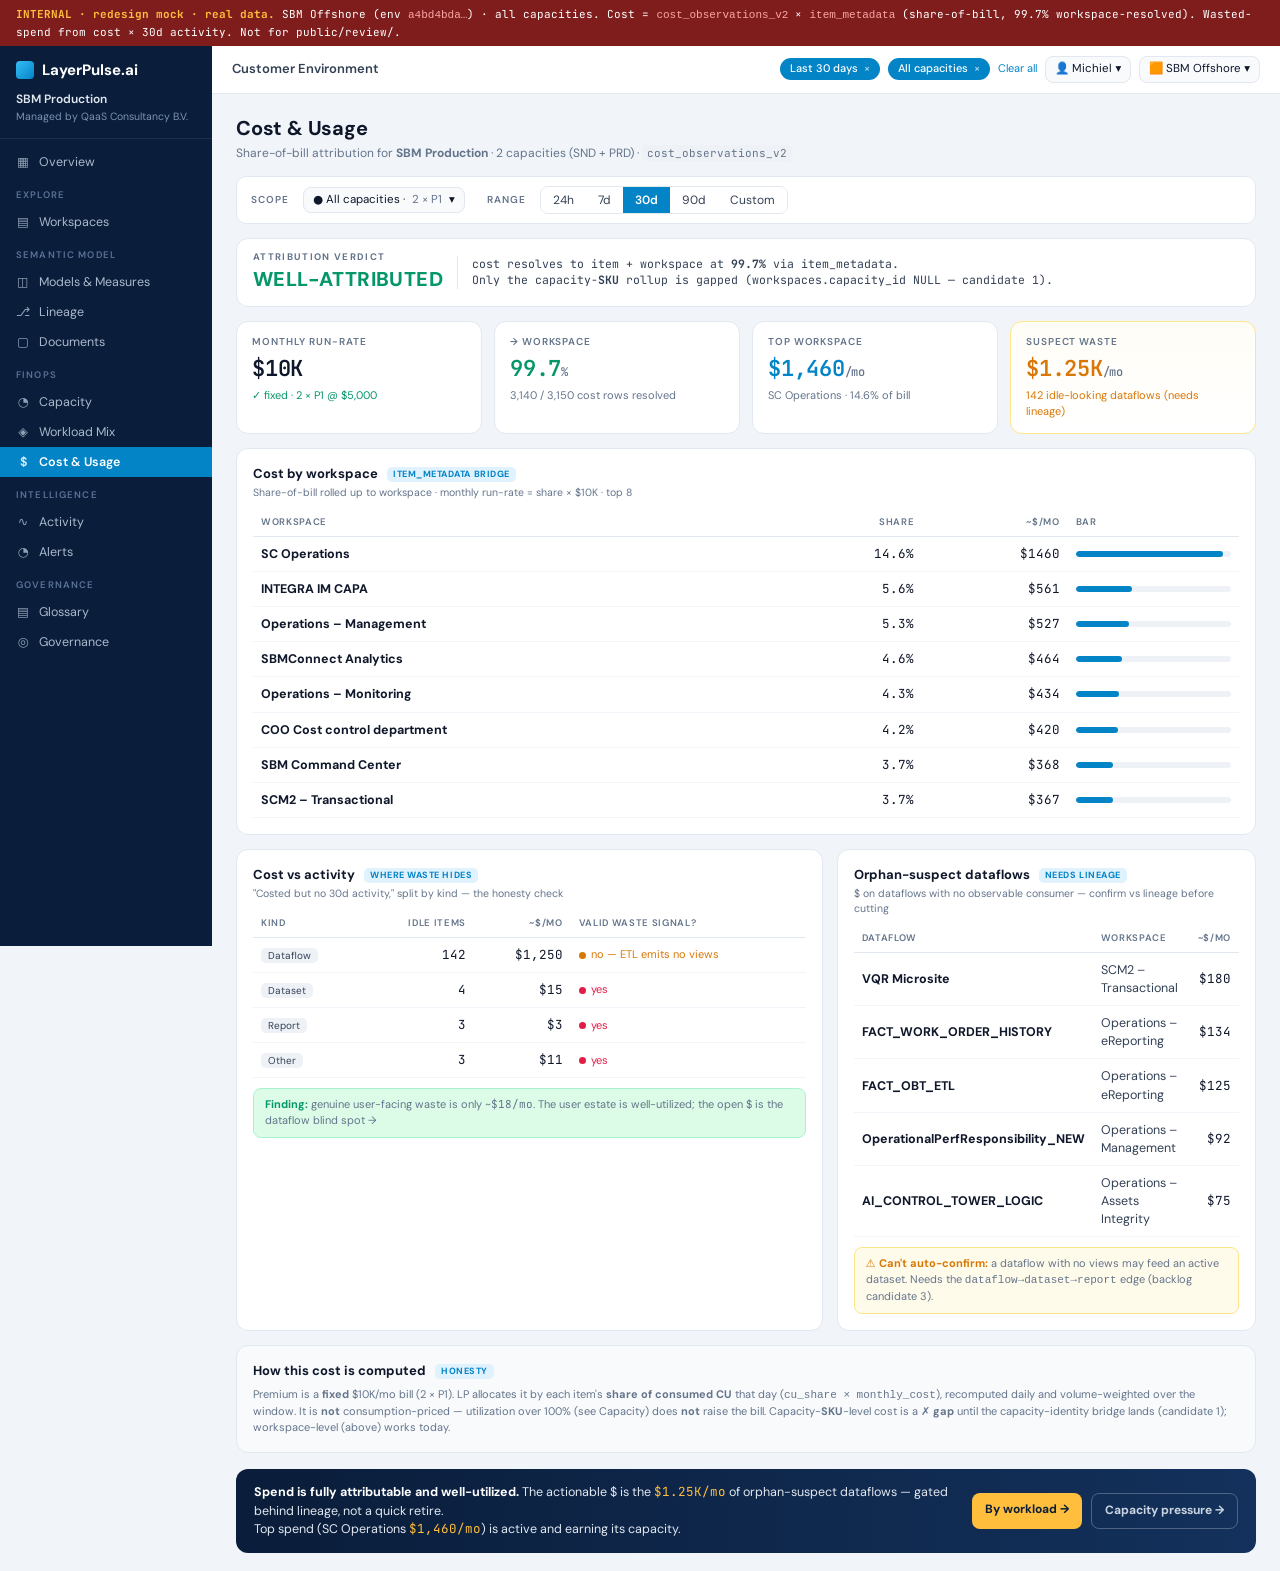
<file: docs/screen-mocks/cost-usage-v2.html>
<!doctype html>
<html lang="en">
<head>
<meta charset="utf-8"/>
<meta name="viewport" content="width=device-width, initial-scale=1"/>
<title>Cost &amp; Usage v2 — SBM Offshore · LayerPulse [INTERNAL]</title>
<link rel="preconnect" href="https://fonts.googleapis.com"/>
<link href="https://fonts.googleapis.com/css2?family=DM+Sans:wght@400;500;600;700&family=JetBrains+Mono:wght@400;500;600&display=swap" rel="stylesheet"/>
<link rel="stylesheet" href="./finops.css"/>
</head>
<body>

<div class="intbar"><b>INTERNAL · redesign mock · real data.</b> SBM Offshore (env <code>a4bd4bda…</code>) · all capacities. Cost = <code>cost_observations_v2</code> × <code>item_metadata</code> (share-of-bill, 99.7% workspace-resolved). Wasted-spend from cost × 30d activity. Not for public/review/.</div>

<div class="shell">
  <aside class="side">
    <div class="brand"><span class="logo"></span>LayerPulse.ai</div>
    <div class="cust"><div class="n">SBM Production</div><div class="s">Managed by QaaS Consultancy B.V.</div></div>
    <div class="navi"><span class="ic">▦</span>Overview</div>
    <div class="navsec">Explore</div><div class="navi"><span class="ic">▤</span>Workspaces</div>
    <div class="navsec">Semantic Model</div>
    <div class="navi"><span class="ic">◫</span>Models &amp; Measures</div><div class="navi"><span class="ic">⎇</span>Lineage</div><div class="navi"><span class="ic">▢</span>Documents</div>
    <div class="navsec">FinOps</div>
    <a class="navi link" href="./capacity-v2.html"><span class="ic">◔</span>Capacity</a>
    <a class="navi link" href="./workload-mix-v2.html"><span class="ic">◈</span>Workload Mix</a>
    <div class="navi active"><span class="ic">$</span>Cost &amp; Usage</div>
    <div class="navsec">Intelligence</div><div class="navi"><span class="ic">∿</span>Activity</div><div class="navi"><span class="ic">◔</span>Alerts</div>
    <div class="navsec">Governance</div><div class="navi"><span class="ic">▤</span>Glossary</div><div class="navi"><span class="ic">◎</span>Governance</div>
  </aside>

  <div class="main">
    <div class="top">
      <div class="ttl">Customer Environment</div>
      <div class="chips">
        <span class="chip">Last 30 days <span class="x">×</span></span>
        <span class="chip">All capacities <span class="x">×</span></span>
        <span class="clear">Clear all</span>
        <span class="pill">👤 Michiel ▾</span><span class="pill">🟧 SBM Offshore ▾</span>
      </div>
    </div>

    <div class="content">
      <h1>Cost &amp; Usage</h1>
      <div class="sub">Share-of-bill attribution for <b>SBM Production</b> · 2 capacities (SND + PRD) · <code>cost_observations_v2</code></div>

      <div class="filterbar">
        <span class="lbl">Scope</span><span class="pill">● All capacities · <span style="color:var(--muted)">2 × P1</span> ▾</span>
        <span class="lbl" style="margin-left:8px">Range</span>
        <span class="seg"><button>24h</button><button>7d</button><button class="on">30d</button><button>90d</button><button>Custom</button></span>
      </div>

      <div class="verdict ok">
        <div><div class="lab">Attribution verdict</div><div class="val">WELL-ATTRIBUTED</div></div>
        <div class="why">cost resolves to item + workspace at <b>99.7%</b> via item_metadata.<br/>Only the capacity-<b>SKU</b> rollup is gapped (workspaces.capacity_id NULL — candidate 1).</div>
      </div>

      <div class="kpis">
        <div class="kpi"><div class="l">Monthly run-rate</div><div class="v">$10K</div><div class="d ok">✓ fixed · 2 × P1 @ $5,000</div></div>
        <div class="kpi"><div class="l">→ workspace</div><div class="v emerald">99.7<small>%</small></div><div class="d">3,140 / 3,150 cost rows resolved</div></div>
        <div class="kpi"><div class="l">Top workspace</div><div class="v sky">$1,460<small>/mo</small></div><div class="d">SC Operations · 14.6% of bill</div></div>
        <div class="kpi warn"><div class="l">Suspect waste</div><div class="v amber">$1.25K<small>/mo</small></div><div class="d warn">142 idle-looking dataflows (needs lineage)</div></div>
      </div>

      <div class="card">
        <h3>Cost by workspace <span class="newtag">item_metadata bridge</span></h3>
        <div class="tag">Share-of-bill rolled up to workspace · monthly run-rate = share × $10K · top 8</div>
        <table>
          <thead><tr><th>Workspace</th><th class="r">Share</th><th class="r">~$/mo</th><th>Bar</th></tr></thead>
          <tbody id="ws"></tbody>
        </table>
      </div>

      <div class="row2b">
        <div class="card">
          <h3>Cost vs activity <span class="newtag">where waste hides</span></h3>
          <div class="tag">"Costed but no 30d activity," split by kind — the honesty check</div>
          <table>
            <thead><tr><th>Kind</th><th class="r">Idle items</th><th class="r">~$/mo</th><th>Valid waste signal?</th></tr></thead>
            <tbody>
              <tr><td><span class="typetag">Dataflow</span></td><td class="r num">142</td><td class="r num">$1,250</td><td><span class="dot dev"><b></b>no — ETL emits no views</span></td></tr>
              <tr><td><span class="typetag">Dataset</span></td><td class="r num">4</td><td class="r num">$15</td><td><span class="dot idle"><b></b>yes</span></td></tr>
              <tr><td><span class="typetag">Report</span></td><td class="r num">3</td><td class="r num">$3</td><td><span class="dot idle"><b></b>yes</span></td></tr>
              <tr><td><span class="typetag">Other</span></td><td class="r num">3</td><td class="r num">$11</td><td><span class="dot idle"><b></b>yes</span></td></tr>
            </tbody>
          </table>
          <div class="callout good"><b>Finding:</b> genuine user-facing waste is only ~<span class="num">$18/mo</span>. The user estate is well-utilized; the open $ is the dataflow blind spot →</div>
        </div>

        <div class="card">
          <h3>Orphan-suspect dataflows <span class="newtag">needs lineage</span></h3>
          <div class="tag">$ on dataflows with no observable consumer — confirm vs lineage before cutting</div>
          <table>
            <thead><tr><th>Dataflow</th><th>Workspace</th><th class="r">~$/mo</th></tr></thead>
            <tbody id="df"></tbody>
          </table>
          <div class="callout"><b>⚠ Can't auto-confirm:</b> a dataflow with no views may feed an active dataset. Needs the <code>dataflow→dataset→report</code> edge (backlog candidate 3).</div>
        </div>
      </div>

      <div class="card" style="background:#f8fafc">
        <h3>How this cost is computed <span class="newtag">honesty</span></h3>
        <div class="note" style="margin-top:6px">Premium is a <b>fixed</b> $10K/mo bill (2 × P1). LP allocates it by each item's <b>share of consumed CU</b> that day (<code>cu_share × monthly_cost</code>), recomputed daily and volume-weighted over the window. It is <b>not</b> consumption-priced — utilization over 100% (see Capacity) does <b>not</b> raise the bill. Capacity-<b>SKU</b>-level cost is a <b>✗ gap</b> until the capacity-identity bridge lands (candidate 1); workspace-level (above) works today.</div>
      </div>

      <div class="decide">
        <div class="txt"><b>Spend is fully attributable and well-utilized.</b> The actionable $ is the <span class="gold">$1.25K/mo</span> of orphan-suspect dataflows — gated behind lineage, not a quick retire.<br/>Top spend (SC Operations <span class="gold">$1,460/mo</span>) is active and earning its capacity.</div>
        <div class="btns"><a class="btn" href="./workload-mix-v2.html">By workload →</a><a class="btn ghost" href="./capacity-v2.html">Capacity pressure →</a></div>
      </div>
    </div>
  </div>
</div>

<script>
const WS=[['SC Operations',14.6,1460],['INTEGRA IM CAPA',5.6,561],['Operations – Management',5.3,527],['SBMConnect Analytics',4.6,464],['Operations – Monitoring',4.3,434],['COO Cost control department',4.2,420],['SBM Command Center',3.7,368],['SCM2 – Transactional',3.7,367]];
const wsb=document.getElementById('ws');
WS.forEach(r=>{const tr=document.createElement('tr');tr.innerHTML=`<td><b>${r[0]}</b></td><td class="r num">${r[1]}%</td><td class="r num">$${r[2]}</td><td><div class="barcell"><div class="track"><div class="fill" style="width:${r[1]*6.5}%"></div></div></div></td>`;wsb.appendChild(tr);});
const DF=[['VQR Microsite','SCM2 – Transactional',180],['FACT_WORK_ORDER_HISTORY','Operations – eReporting',134],['FACT_OBT_ETL','Operations – eReporting',125],['OperationalPerfResponsibility_NEW','Operations – Management',92],['AI_CONTROL_TOWER_LOGIC','Operations – Assets Integrity',75]];
const dfb=document.getElementById('df');
DF.forEach(r=>{const tr=document.createElement('tr');tr.innerHTML=`<td><b>${r[0]}</b></td><td style="color:var(--ink-soft)">${r[1]}</td><td class="r num">$${r[2]}</td>`;dfb.appendChild(tr);});
</script>
</body>
</html>
</file>
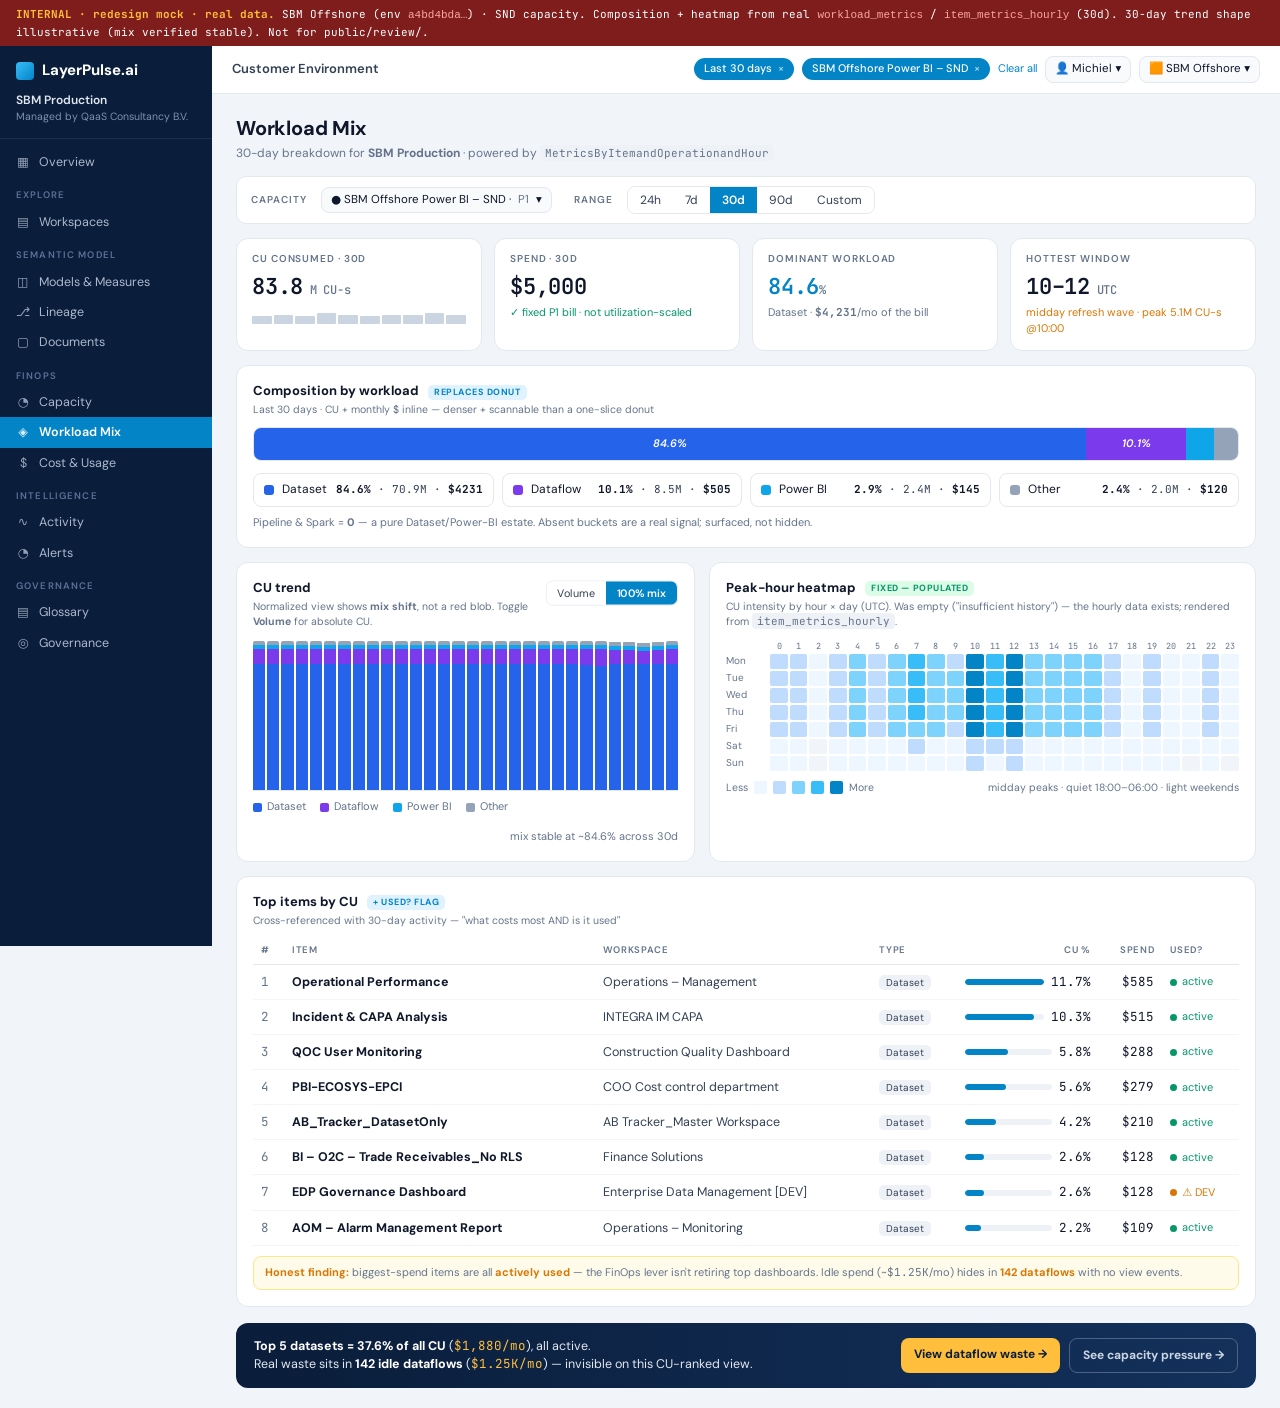
<file: docs/screen-mocks/workload-mix-v2.html>
<!doctype html>
<html lang="en">
<head>
<meta charset="utf-8"/>
<meta name="viewport" content="width=device-width, initial-scale=1"/>
<title>Workload Mix v2 — SBM Offshore · LayerPulse [INTERNAL]</title>
<link rel="preconnect" href="https://fonts.googleapis.com"/>
<link href="https://fonts.googleapis.com/css2?family=DM+Sans:wght@400;500;600;700&family=JetBrains+Mono:wght@400;500;600&display=swap" rel="stylesheet"/>
<link rel="stylesheet" href="./finops.css"/>
</head>
<body>

<div class="intbar"><b>INTERNAL · redesign mock · real data.</b> SBM Offshore (env <code>a4bd4bda…</code>) · SND capacity. Composition + heatmap from real <code>workload_metrics</code> / <code>item_metrics_hourly</code> (30d). 30-day trend shape illustrative (mix verified stable). Not for public/review/.</div>

<div class="shell">
  <aside class="side">
    <div class="brand"><span class="logo"></span>LayerPulse.ai</div>
    <div class="cust"><div class="n">SBM Production</div><div class="s">Managed by QaaS Consultancy B.V.</div></div>
    <div class="navi"><span class="ic">▦</span>Overview</div>
    <div class="navsec">Explore</div><div class="navi"><span class="ic">▤</span>Workspaces</div>
    <div class="navsec">Semantic Model</div>
    <div class="navi"><span class="ic">◫</span>Models &amp; Measures</div><div class="navi"><span class="ic">⎇</span>Lineage</div><div class="navi"><span class="ic">▢</span>Documents</div>
    <div class="navsec">FinOps</div>
    <a class="navi link" href="./capacity-v2.html"><span class="ic">◔</span>Capacity</a>
    <div class="navi active"><span class="ic">◈</span>Workload Mix</div>
    <a class="navi link" href="./cost-usage-v2.html"><span class="ic">$</span>Cost &amp; Usage</a>
    <div class="navsec">Intelligence</div><div class="navi"><span class="ic">∿</span>Activity</div><div class="navi"><span class="ic">◔</span>Alerts</div>
    <div class="navsec">Governance</div><div class="navi"><span class="ic">▤</span>Glossary</div><div class="navi"><span class="ic">◎</span>Governance</div>
  </aside>

  <div class="main">
    <div class="top">
      <div class="ttl">Customer Environment</div>
      <div class="chips">
        <span class="chip">Last 30 days <span class="x">×</span></span>
        <span class="chip">SBM Offshore Power BI – SND <span class="x">×</span></span>
        <span class="clear">Clear all</span>
        <span class="pill">👤 Michiel ▾</span><span class="pill">🟧 SBM Offshore ▾</span>
      </div>
    </div>

    <div class="content">
      <h1>Workload Mix</h1>
      <div class="sub">30-day breakdown for <b>SBM Production</b> · powered by <code>MetricsByItemandOperationandHour</code></div>

      <div class="filterbar">
        <span class="lbl">Capacity</span><span class="pill">● SBM Offshore Power BI – SND · <span style="color:var(--muted)">P1</span> ▾</span>
        <span class="lbl" style="margin-left:8px">Range</span>
        <span class="seg"><button>24h</button><button>7d</button><button class="on">30d</button><button>90d</button><button>Custom</button></span>
      </div>

      <div class="kpis">
        <div class="kpi"><div class="l">CU consumed · 30d</div><div class="v">83.8<small> M CU-s</small></div><div class="spark" id="kpispark"></div></div>
        <div class="kpi"><div class="l">Spend · 30d</div><div class="v">$5,000</div><div class="d ok">✓ fixed P1 bill · not utilization-scaled</div></div>
        <div class="kpi"><div class="l">Dominant workload</div><div class="v sky">84.6<small>%</small></div><div class="d">Dataset · <b class="num">$4,231</b>/mo of the bill</div></div>
        <div class="kpi"><div class="l">Hottest window</div><div class="v">10–12<small> UTC</small></div><div class="d warn">midday refresh wave · peak 5.1M CU-s @10:00</div></div>
      </div>

      <div class="card">
        <h3>Composition by workload <span class="newtag">replaces donut</span></h3>
        <div class="tag">Last 30 days · CU + monthly $ inline — denser + scannable than a one-slice donut</div>
        <div class="compbar" id="compbar"></div>
        <div class="complegend" id="complegend"></div>
        <div class="note">Pipeline &amp; Spark = <b>0</b> — a pure Dataset/Power-BI estate. Absent buckets are a real signal; surfaced, not hidden.</div>
      </div>

      <div class="row2">
        <div class="card">
          <h3>CU trend <span class="seg" style="float:right;transform:scale(.9);transform-origin:right"><button id="tAbs">Volume</button><button id="tPct" class="on">100% mix</button></span></h3>
          <div class="tag">Normalized view shows <b>mix shift</b>, not a red blob. Toggle <b>Volume</b> for absolute CU.</div>
          <div class="trendwrap" id="trend"></div>
          <div class="legend-mini">
            <span><i style="background:var(--wl-dataset)"></i>Dataset</span><span><i style="background:var(--wl-dataflow)"></i>Dataflow</span>
            <span><i style="background:var(--wl-pbi)"></i>Power BI</span><span><i style="background:var(--wl-other)"></i>Other</span>
            <span style="margin-left:auto">mix stable at ~84.6% across 30d</span>
          </div>
        </div>
        <div class="card">
          <h3>Peak-hour heatmap <span class="newtag fix">fixed — populated</span></h3>
          <div class="tag">CU intensity by hour × day (UTC). Was empty ("insufficient history") — the hourly data exists; rendered from <code>item_metrics_hourly</code>.</div>
          <div class="hm" id="hm"></div>
          <div class="hmleg"><span>Less</span><span class="sw" style="background:#eef6ff"></span><span class="sw" style="background:#bfdbfe"></span><span class="sw" style="background:#7dd3fc"></span><span class="sw" style="background:#38bdf8"></span><span class="sw" style="background:#0284c7"></span><span>More</span><span style="margin-left:auto">midday peaks · quiet 18:00–06:00 · light weekends</span></div>
        </div>
      </div>

      <div class="card">
        <h3>Top items by CU <span class="newtag">+ used? flag</span></h3>
        <div class="tag">Cross-referenced with 30-day activity — "what costs most AND is it used"</div>
        <table>
          <thead><tr><th>#</th><th>Item</th><th>Workspace</th><th>Type</th><th class="r">CU %</th><th class="r">Spend</th><th>Used?</th></tr></thead>
          <tbody id="items"></tbody>
        </table>
        <div class="callout"><b>Honest finding:</b> biggest-spend items are all <b>actively used</b> — the FinOps lever isn't retiring top dashboards. Idle spend (~<span class="num">$1.25K</span>/mo) hides in <b>142 dataflows</b> with no view events.</div>
      </div>

      <div class="decide">
        <div class="txt"><b>Top 5 datasets = 37.6% of all CU</b> (<span class="gold">$1,880/mo</span>), all active.<br/>Real waste sits in <b>142 idle dataflows</b> (<span class="gold">$1.25K/mo</span>) — invisible on this CU-ranked view.</div>
        <div class="btns"><a class="btn" href="./cost-usage-v2.html">View dataflow waste →</a><a class="btn ghost" href="./capacity-v2.html">See capacity pressure →</a></div>
      </div>
    </div>
  </div>
</div>

<script>
const W=[{n:'Dataset',cu:70913993,pct:84.6,usd:4231,c:'#2563eb'},{n:'Dataflow',cu:8459046,pct:10.1,usd:505,c:'#7c3aed'},{n:'Power BI',cu:2425673,pct:2.9,usd:145,c:'#0ea5e9'},{n:'Other',cu:2004116,pct:2.4,usd:120,c:'#94a3b8'}];
const HR=[1251376,1761538,352745,1559767,2423161,1912503,2494727,3379546,2739503,2111534,5143737,3790767,4937389,2489429,2970574,2494539,2344805,1479800,995475,1217334,796600,781988,1692758,772275];
const DAYS=['Mon','Tue','Wed','Thu','Fri','Sat','Sun'], DAYMULT=[0.96,1,0.98,1,0.9,0.32,0.26];
const cb=document.getElementById('compbar'),cl=document.getElementById('complegend');
W.forEach(w=>{const i=document.createElement('i');i.style.width=w.pct+'%';i.style.background=w.c;if(w.pct>6)i.textContent=w.pct+'%';cb.appendChild(i);
 const lg=document.createElement('div');lg.className='lg';lg.innerHTML=`<span class="sw" style="background:${w.c}"></span><span>${w.n}</span><span class="meta"><b>${w.pct}%</b> · ${(w.cu/1e6).toFixed(1)}M · <b>$${w.usd}</b></span>`;cl.appendChild(lg);});
const max=Math.max(...HR),ramp=['#eef6ff','#bfdbfe','#7dd3fc','#38bdf8','#0284c7'],hm=document.getElementById('hm');
hm.appendChild(Object.assign(document.createElement('div'),{className:'dl'}));
for(let h=0;h<24;h++){const e=document.createElement('div');e.className='hh';e.textContent=h;hm.appendChild(e);}
DAYS.forEach((d,di)=>{const lbl=document.createElement('div');lbl.className='dl';lbl.textContent=d;hm.appendChild(lbl);
 for(let h=0;h<24;h++){const v=(HR[h]*DAYMULT[di])/max,cell=document.createElement('div');cell.className='cell';if(v>0.04){cell.style.background=ramp[Math.min(4,Math.floor(v*5))];}hm.appendChild(cell);}});
const trend=document.getElementById('trend');let mode='pct';function rnd(s){return(Math.sin(s*12.9898)*43758.5453)%1;}
function drawTrend(){trend.innerHTML='';for(let d=0;d<30;d++){const bar=document.createElement('div');bar.className='tbar';bar.style.height=(mode==='pct'?100:(62+rnd(d+1)*22+(d===8||d===19?28:0)))+'%';
 W.forEach(w=>{const seg=document.createElement('span');const jit=(w.n==='Dataflow'?(d>22?1.5:0):0);seg.style.height=(w.pct+jit*rnd(d+w.pct))+'%';seg.style.background=w.c;bar.appendChild(seg);});trend.appendChild(bar);}}
tPct.onclick=()=>{mode='pct';tPct.classList.add('on');tAbs.classList.remove('on');drawTrend();};
tAbs.onclick=()=>{mode='abs';tAbs.classList.add('on');tPct.classList.remove('on');drawTrend();};drawTrend();
const ks=document.getElementById('kpispark');[5,6,5,7,6,5,6,6,7,6].forEach(v=>{const i=document.createElement('i');i.style.height=(v*10)+'%';ks.appendChild(i);});
const ITEMS=[[1,'Operational Performance','Operations – Management','Dataset',11.7,585,'active'],[2,'Incident &amp; CAPA Analysis','INTEGRA IM CAPA','Dataset',10.3,515,'active'],[3,'QOC User Monitoring','Construction Quality Dashboard','Dataset',5.8,288,'active'],[4,'PBI-ECOSYS-EPCI','COO Cost control department','Dataset',5.6,279,'active'],[5,'AB_Tracker_DatasetOnly','AB Tracker_Master Workspace','Dataset',4.2,210,'active'],[6,'BI – O2C – Trade Receivables_No RLS','Finance Solutions','Dataset',2.6,128,'active'],[7,'EDP Governance Dashboard','Enterprise Data Management [DEV]','Dataset',2.6,128,'dev'],[8,'AOM – Alarm Management Report','Operations – Monitoring','Dataset',2.2,109,'active']];
const tb=document.getElementById('items');
ITEMS.forEach(r=>{const tr=document.createElement('tr');const used=r[6]==='active'?'<span class="dot active"><b></b>active</span>':'<span class="dot dev"><b></b>⚠ DEV</span>';
 tr.innerHTML=`<td class="num" style="color:var(--muted)">${r[0]}</td><td><b>${r[1]}</b></td><td style="color:var(--ink-soft)">${r[2]}</td><td><span class="typetag">${r[3]}</span></td><td class="r"><div class="barcell"><div class="track"><div class="fill" style="width:${Math.min(100,r[4]*8.5)}%"></div></div><span class="num">${r[4]}%</span></div></td><td class="r num">$${r[5]}</td><td>${used}</td>`;tb.appendChild(tr);});
</script>
</body>
</html>
</file>
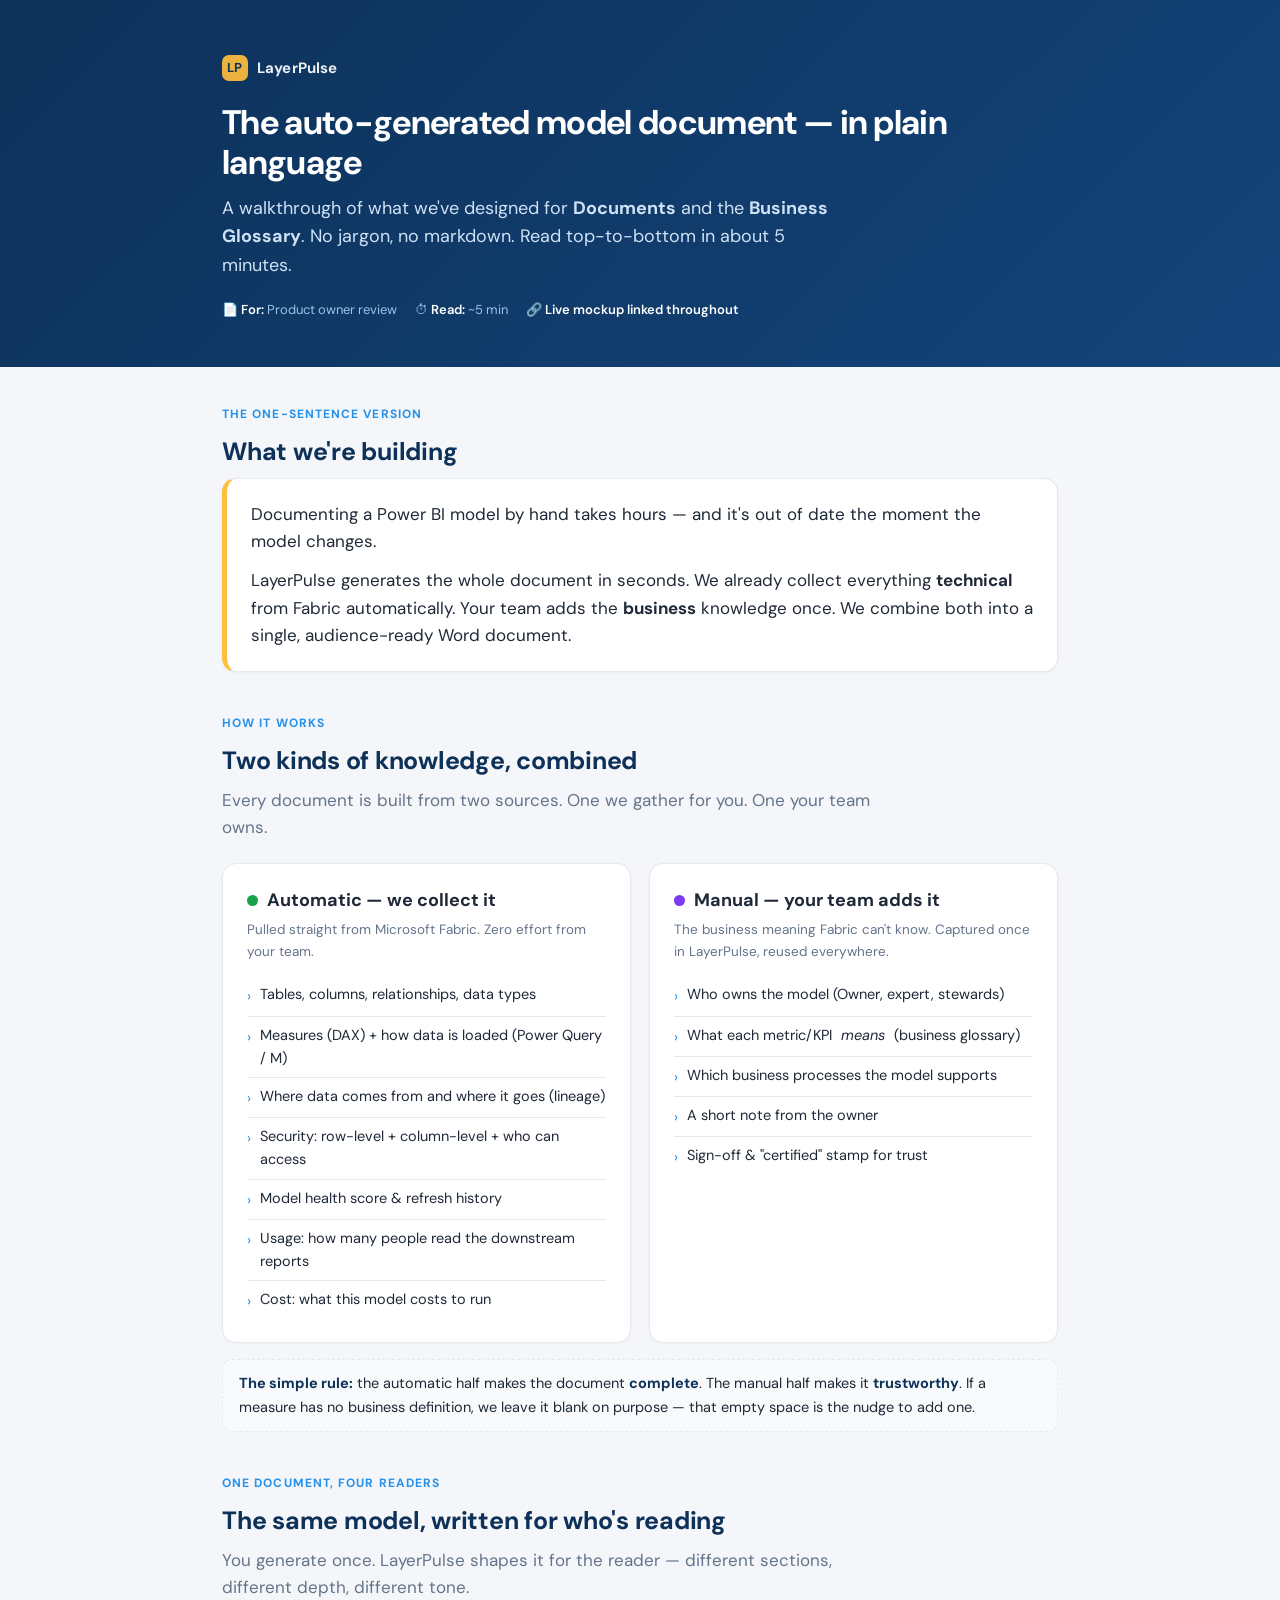
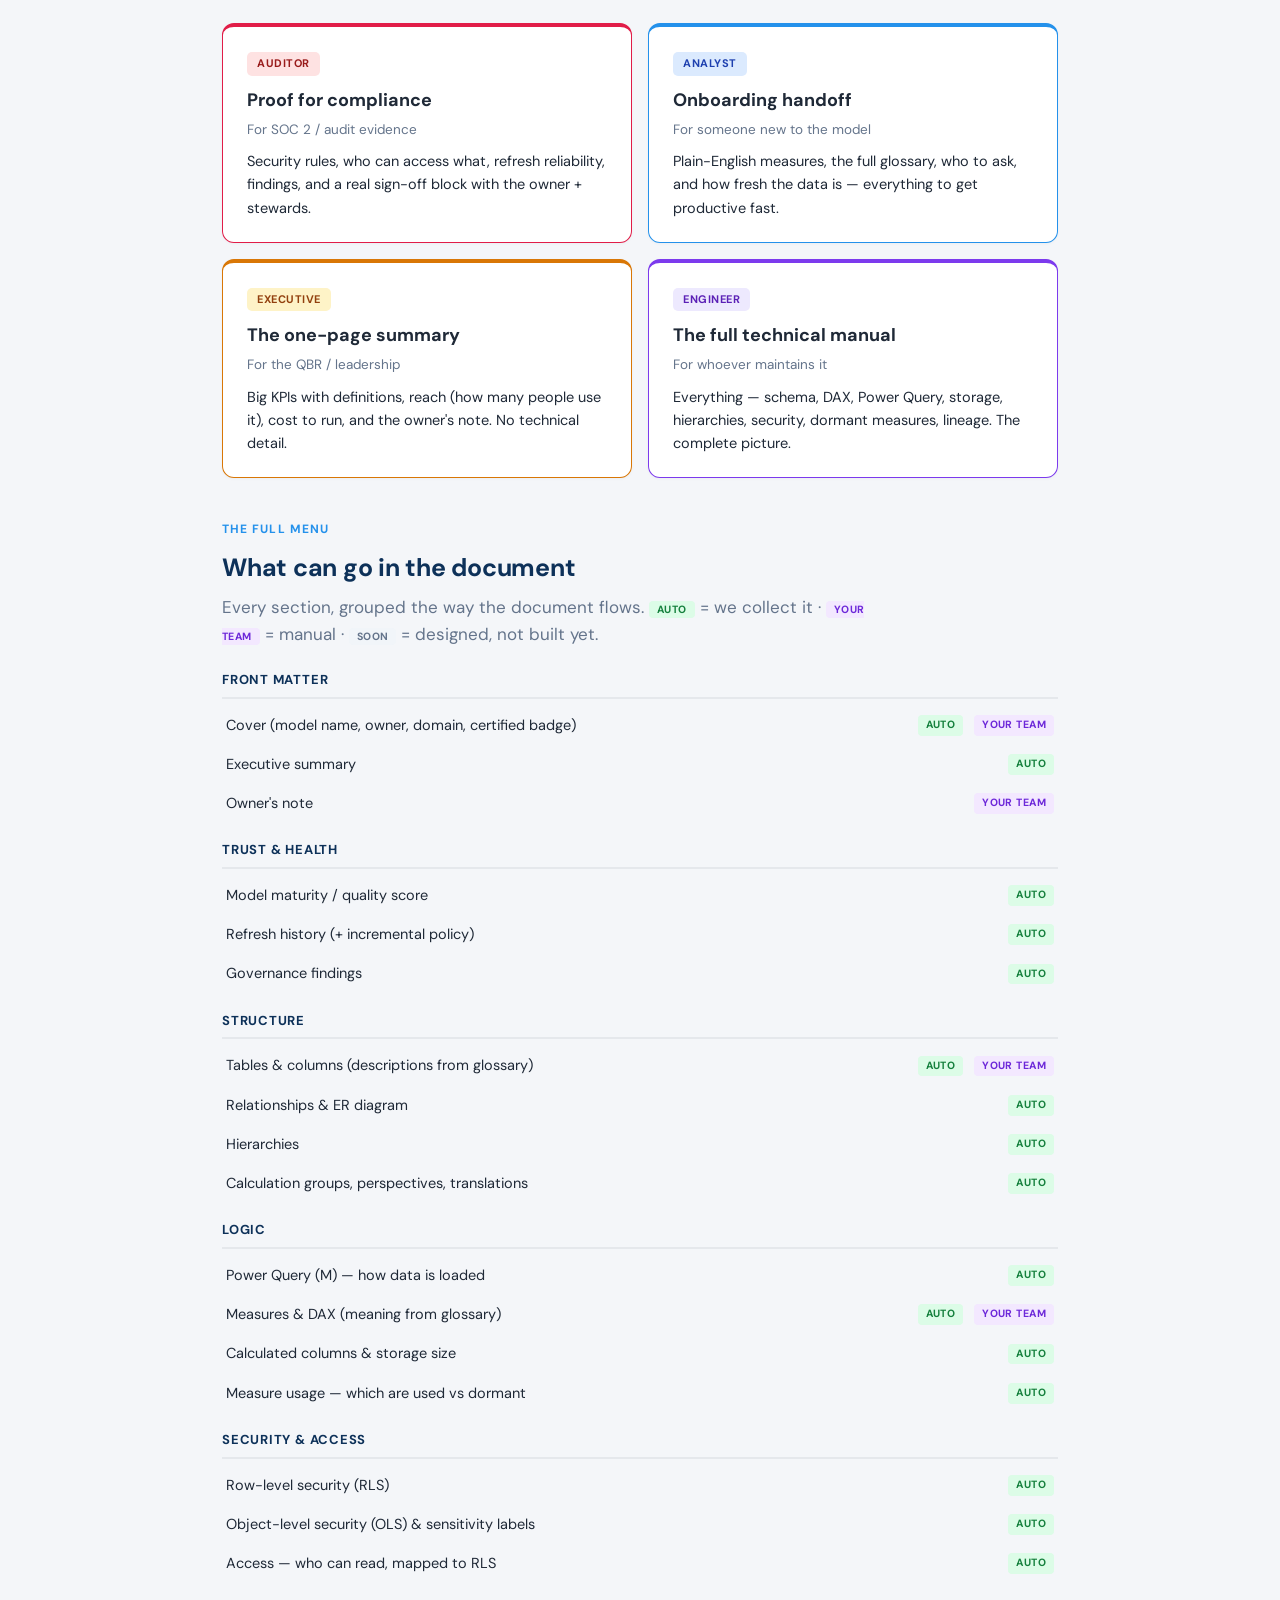
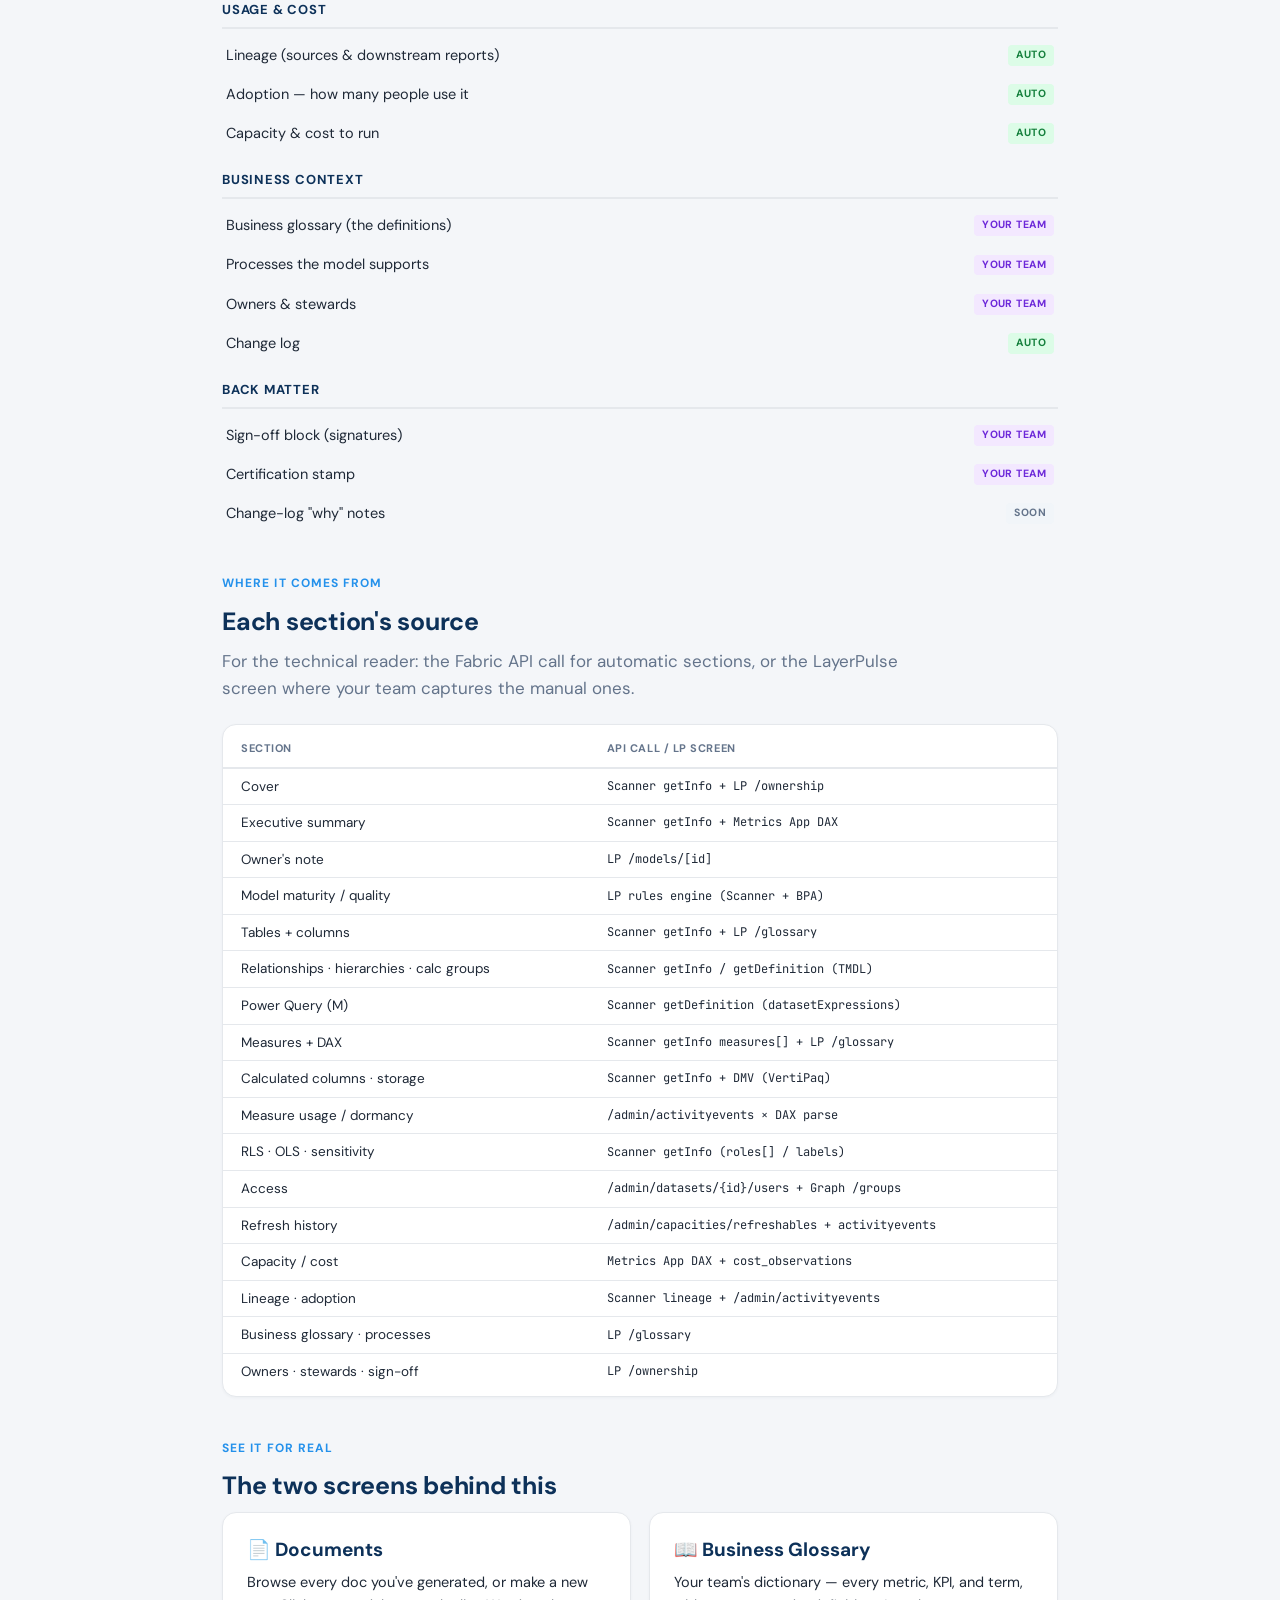
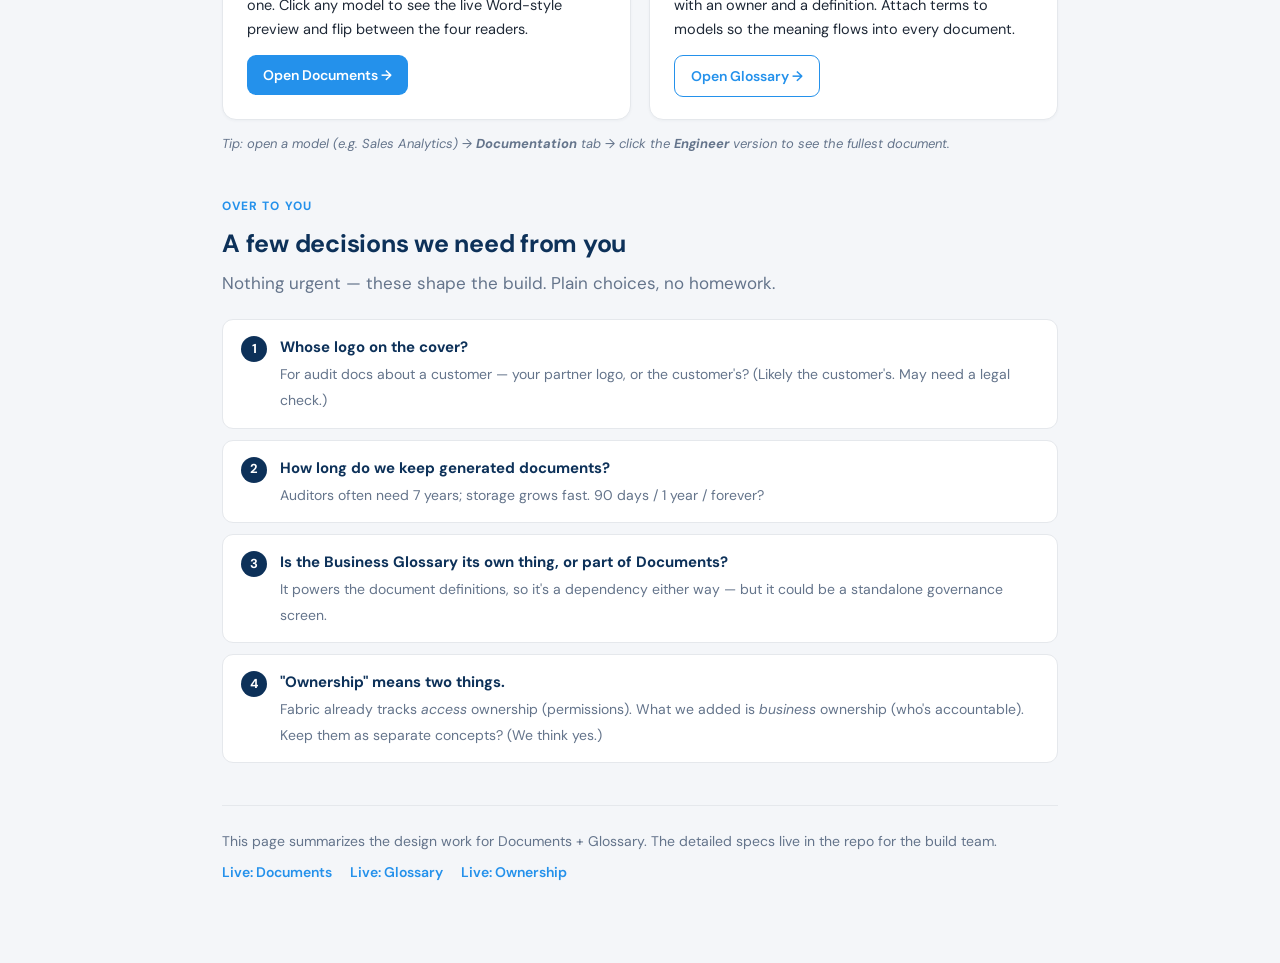
<file: public/review/documents.html>
<!doctype html>
<html lang="en">
<head>
<meta charset="utf-8"/>
<meta name="viewport" content="width=device-width, initial-scale=1"/>
<title>LayerPulse — Documents & Glossary · Plain-language review</title>
<link rel="preconnect" href="https://fonts.googleapis.com">
<link rel="preconnect" href="https://fonts.gstatic.com" crossorigin>
<link href="https://fonts.googleapis.com/css2?family=DM+Sans:wght@400;500;600;700&family=JetBrains+Mono:wght@500&display=swap" rel="stylesheet">
<style>
  :root{
    --navy:#0D3159; --sky:#2491eb; --gold:#FFBF3C; --orange:#F56E23;
    --ink:#1f2937; --muted:#64748b; --line:#e5e8ec; --bg:#f4f6f9; --card:#fff;
    --auto:#16a34a; --manual:#7c3aed;
    --emerald-bg:#d1fae5; --emerald-fg:#065f46;
    --violet-bg:#ede9fe; --violet-fg:#5b21b6;
    --sky-bg:#dbeafe; --sky-fg:#1e40af;
    --amber-bg:#fef3c7; --amber-fg:#92400e;
    --rose-bg:#fee2e2; --rose-fg:#991b1b;
  }
  *{box-sizing:border-box}
  html,body{margin:0;padding:0}
  body{
    font-family:'DM Sans',system-ui,sans-serif;
    color:var(--ink); background:var(--bg);
    line-height:1.6; font-size:16px;
    -webkit-font-smoothing:antialiased;
  }
  .wrap{max-width:880px; margin:0 auto; padding:0 22px 80px;}
  .mono{font-family:'JetBrains Mono',monospace;}

  /* Hero */
  header.hero{
    background:linear-gradient(135deg,#0D3159 0%,#13447a 100%);
    color:#fff; padding:54px 0 46px; margin-bottom:38px;
  }
  .hero .wrap{padding-bottom:0;}
  .hero-mark{display:inline-flex;align-items:center;gap:9px;font-weight:700;font-size:15px;letter-spacing:.01em;margin-bottom:22px;opacity:.92;}
  .hero-mark .dot{width:26px;height:26px;border-radius:7px;background:var(--gold);color:var(--navy);display:flex;align-items:center;justify-content:center;font-weight:700;font-size:13px;}
  .hero h1{font-size:34px;line-height:1.15;margin:0 0 12px;font-weight:700;letter-spacing:-.02em;}
  .hero p{font-size:18px;margin:0;color:#cfe2f5;max-width:620px;}
  .hero .meta{margin-top:20px;font-size:13px;color:#9cc2e8;display:flex;gap:18px;flex-wrap:wrap;}
  .hero .meta b{color:#fff;font-weight:600;}

  /* Section */
  section{margin-bottom:42px;}
  .eyebrow{font-size:12px;font-weight:700;letter-spacing:.09em;text-transform:uppercase;color:var(--sky);margin-bottom:8px;}
  h2{font-size:25px;font-weight:700;letter-spacing:-.01em;margin:0 0 6px;color:var(--navy);}
  .lead{font-size:17px;color:var(--muted);margin:0 0 22px;max-width:680px;}
  p{margin:0 0 14px;}

  .card{background:var(--card);border:1px solid var(--line);border-radius:14px;padding:22px 24px;box-shadow:0 1px 3px rgba(13,49,89,.04);}

  /* Big idea callout */
  .bigidea{border-left:5px solid var(--gold);}
  .bigidea p{font-size:17px;margin:0;}
  .bigidea p+p{margin-top:12px;}

  /* Two buckets */
  .buckets{display:grid;grid-template-columns:1fr 1fr;gap:18px;}
  @media(max-width:680px){.buckets{grid-template-columns:1fr;}}
  .bucket h3{margin:0 0 4px;font-size:18px;display:flex;align-items:center;gap:9px;}
  .bucket .tagdot{width:11px;height:11px;border-radius:50%;flex:none;}
  .bucket .sub{font-size:13.5px;color:var(--muted);margin:0 0 14px;}
  .bucket ul{margin:0;padding:0;list-style:none;}
  .bucket li{padding:7px 0;border-bottom:1px solid var(--line);font-size:14.5px;display:flex;gap:9px;align-items:flex-start;}
  .bucket li:last-child{border-bottom:0;}
  .bucket li .ic{color:var(--sky);flex:none;margin-top:2px;}
  .bucket.auto h3 .tagdot{background:var(--auto);}
  .bucket.manual h3 .tagdot{background:var(--manual);}
  .takeaway{margin-top:16px;font-size:14.5px;background:#f8fafc;border:1px dashed var(--line);border-radius:10px;padding:12px 16px;color:var(--ink);}
  .takeaway b{color:var(--navy);}

  /* Audiences */
  .readers{display:grid;grid-template-columns:1fr 1fr;gap:16px;}
  @media(max-width:680px){.readers{grid-template-columns:1fr;}}
  .reader{border-top:4px solid;border-radius:12px;}
  .reader .pill{display:inline-block;font-size:11px;font-weight:700;letter-spacing:.05em;text-transform:uppercase;padding:3px 10px;border-radius:5px;margin-bottom:10px;}
  .reader h3{margin:0 0 4px;font-size:18px;}
  .reader .who{font-size:13.5px;color:var(--muted);margin:0 0 10px;}
  .reader p{font-size:14.5px;margin:0;}
  .reader.auditor{border-color:#e11d48;} .reader.auditor .pill{background:var(--rose-bg);color:var(--rose-fg);}
  .reader.analyst{border-color:var(--sky);} .reader.analyst .pill{background:var(--sky-bg);color:var(--sky-fg);}
  .reader.exec{border-color:#d97706;} .reader.exec .pill{background:var(--amber-bg);color:var(--amber-fg);}
  .reader.eng{border-color:#7c3aed;} .reader.eng .pill{background:var(--violet-bg);color:var(--violet-fg);}

  /* Section list */
  .group{margin-bottom:18px;}
  .group-h{font-size:13px;font-weight:700;letter-spacing:.06em;text-transform:uppercase;color:var(--navy);margin:0 0 8px;padding-bottom:6px;border-bottom:2px solid var(--line);}
  .rows{display:flex;flex-direction:column;gap:2px;}
  .row{display:flex;align-items:center;gap:11px;padding:7px 4px;font-size:14.5px;}
  .row .name{flex:1;}
  .tag{font-size:10.5px;font-weight:700;letter-spacing:.04em;text-transform:uppercase;padding:2px 8px;border-radius:4px;flex:none;}
  .tag.auto{background:#dcfce7;color:#15803d;}
  .tag.manual{background:#f3e8ff;color:#6d28d9;}
  .tag.soon{background:#f1f5f9;color:#64748b;}

  /* Screens */
  .screens{display:grid;grid-template-columns:1fr 1fr;gap:18px;}
  @media(max-width:680px){.screens{grid-template-columns:1fr;}}
  .screen h3{margin:0 0 6px;font-size:19px;color:var(--navy);}
  .screen p{font-size:14.5px;margin:0 0 14px;}
  .btn{display:inline-flex;align-items:center;gap:7px;background:var(--sky);color:#fff;text-decoration:none;font-weight:600;font-size:14px;padding:9px 16px;border-radius:9px;transition:background .15s;}
  .btn:hover{background:#1577c9;}
  .btn.ghost{background:#fff;color:var(--sky);border:1.5px solid var(--sky);}
  .btn.ghost:hover{background:var(--sky-bg);}

  /* Decisions */
  .decisions{list-style:none;margin:0;padding:0;}
  .decisions li{background:var(--card);border:1px solid var(--line);border-radius:11px;padding:15px 18px;margin-bottom:11px;display:flex;gap:13px;align-items:flex-start;}
  .decisions .q-num{flex:none;width:26px;height:26px;border-radius:50%;background:var(--navy);color:#fff;font-weight:700;font-size:13px;display:flex;align-items:center;justify-content:center;margin-top:1px;}
  .decisions .q-body b{display:block;font-size:15px;color:var(--navy);margin-bottom:2px;}
  .decisions .q-body span{font-size:14px;color:var(--muted);}

  footer{border-top:1px solid var(--line);padding-top:24px;margin-top:10px;font-size:14px;color:var(--muted);}
  footer a{color:var(--sky);text-decoration:none;font-weight:600;}
  footer .links{display:flex;gap:18px;flex-wrap:wrap;margin-top:8px;}
  .note{font-size:13px;color:var(--muted);font-style:italic;}
</style>
</head>
<body>

<header class="hero">
  <div class="wrap">
    <div class="hero-mark"><span class="dot">LP</span> LayerPulse</div>
    <h1>The auto-generated model document — in plain language</h1>
    <p>A walkthrough of what we've designed for <b>Documents</b> and the <b>Business Glossary</b>. No jargon, no markdown. Read top-to-bottom in about 5 minutes.</p>
    <div class="meta">
      <span>📄 <b>For:</b> Product owner review</span>
      <span>⏱ <b>Read:</b> ~5 min</span>
      <span>🔗 <b>Live mockup linked throughout</b></span>
    </div>
  </div>
</header>

<div class="wrap">

  <!-- BIG IDEA -->
  <section>
    <div class="eyebrow">The one-sentence version</div>
    <h2>What we're building</h2>
    <div class="card bigidea">
      <p>Documenting a Power BI model by hand takes hours — and it's out of date the moment the model changes.</p>
      <p>LayerPulse generates the whole document in seconds. We already collect everything <b>technical</b> from Fabric automatically. Your team adds the <b>business</b> knowledge once. We combine both into a single, audience-ready Word document.</p>
    </div>
  </section>

  <!-- TWO BUCKETS -->
  <section>
    <div class="eyebrow">How it works</div>
    <h2>Two kinds of knowledge, combined</h2>
    <p class="lead">Every document is built from two sources. One we gather for you. One your team owns.</p>
    <div class="buckets">
      <div class="card bucket auto">
        <h3><span class="tagdot"></span>Automatic — we collect it</h3>
        <p class="sub">Pulled straight from Microsoft Fabric. Zero effort from your team.</p>
        <ul>
          <li><span class="ic">›</span>Tables, columns, relationships, data types</li>
          <li><span class="ic">›</span>Measures (DAX) + how data is loaded (Power Query / M)</li>
          <li><span class="ic">›</span>Where data comes from and where it goes (lineage)</li>
          <li><span class="ic">›</span>Security: row-level + column-level + who can access</li>
          <li><span class="ic">›</span>Model health score &amp; refresh history</li>
          <li><span class="ic">›</span>Usage: how many people read the downstream reports</li>
          <li><span class="ic">›</span>Cost: what this model costs to run</li>
        </ul>
      </div>
      <div class="card bucket manual">
        <h3><span class="tagdot"></span>Manual — your team adds it</h3>
        <p class="sub">The business meaning Fabric can't know. Captured once in LayerPulse, reused everywhere.</p>
        <ul>
          <li><span class="ic">›</span>Who owns the model (Owner, expert, stewards)</li>
          <li><span class="ic">›</span>What each metric/KPI <i>means</i> (business glossary)</li>
          <li><span class="ic">›</span>Which business processes the model supports</li>
          <li><span class="ic">›</span>A short note from the owner</li>
          <li><span class="ic">›</span>Sign-off &amp; "certified" stamp for trust</li>
        </ul>
      </div>
    </div>
    <div class="takeaway">
      <b>The simple rule:</b> the automatic half makes the document <b>complete</b>. The manual half makes it <b>trustworthy</b>. If a measure has no business definition, we leave it blank on purpose — that empty space is the nudge to add one.
    </div>
  </section>

  <!-- AUDIENCES -->
  <section>
    <div class="eyebrow">One document, four readers</div>
    <h2>The same model, written for who's reading</h2>
    <p class="lead">You generate once. LayerPulse shapes it for the reader — different sections, different depth, different tone.</p>
    <div class="readers">
      <div class="card reader auditor">
        <span class="pill">Auditor</span>
        <h3>Proof for compliance</h3>
        <p class="who">For SOC 2 / audit evidence</p>
        <p>Security rules, who can access what, refresh reliability, findings, and a real sign-off block with the owner + stewards.</p>
      </div>
      <div class="card reader analyst">
        <span class="pill">Analyst</span>
        <h3>Onboarding handoff</h3>
        <p class="who">For someone new to the model</p>
        <p>Plain-English measures, the full glossary, who to ask, and how fresh the data is — everything to get productive fast.</p>
      </div>
      <div class="card reader exec">
        <span class="pill">Executive</span>
        <h3>The one-page summary</h3>
        <p class="who">For the QBR / leadership</p>
        <p>Big KPIs with definitions, reach (how many people use it), cost to run, and the owner's note. No technical detail.</p>
      </div>
      <div class="card reader eng">
        <span class="pill">Engineer</span>
        <h3>The full technical manual</h3>
        <p class="who">For whoever maintains it</p>
        <p>Everything — schema, DAX, Power Query, storage, hierarchies, security, dormant measures, lineage. The complete picture.</p>
      </div>
    </div>
  </section>

  <!-- WHAT'S IN IT -->
  <section>
    <div class="eyebrow">The full menu</div>
    <h2>What can go in the document</h2>
    <p class="lead">Every section, grouped the way the document flows. <span class="tag auto">auto</span> = we collect it · <span class="tag manual">your team</span> = manual · <span class="tag soon">soon</span> = designed, not built yet.</p>

    <div class="group">
      <div class="group-h">Front matter</div>
      <div class="rows">
        <div class="row"><span class="name">Cover (model name, owner, domain, certified badge)</span><span class="tag auto">auto</span><span class="tag manual">your team</span></div>
        <div class="row"><span class="name">Executive summary</span><span class="tag auto">auto</span></div>
        <div class="row"><span class="name">Owner's note</span><span class="tag manual">your team</span></div>
      </div>
    </div>

    <div class="group">
      <div class="group-h">Trust &amp; health</div>
      <div class="rows">
        <div class="row"><span class="name">Model maturity / quality score</span><span class="tag auto">auto</span></div>
        <div class="row"><span class="name">Refresh history (+ incremental policy)</span><span class="tag auto">auto</span></div>
        <div class="row"><span class="name">Governance findings</span><span class="tag auto">auto</span></div>
      </div>
    </div>

    <div class="group">
      <div class="group-h">Structure</div>
      <div class="rows">
        <div class="row"><span class="name">Tables &amp; columns (descriptions from glossary)</span><span class="tag auto">auto</span><span class="tag manual">your team</span></div>
        <div class="row"><span class="name">Relationships &amp; ER diagram</span><span class="tag auto">auto</span></div>
        <div class="row"><span class="name">Hierarchies</span><span class="tag auto">auto</span></div>
        <div class="row"><span class="name">Calculation groups, perspectives, translations</span><span class="tag auto">auto</span></div>
      </div>
    </div>

    <div class="group">
      <div class="group-h">Logic</div>
      <div class="rows">
        <div class="row"><span class="name">Power Query (M) — how data is loaded</span><span class="tag auto">auto</span></div>
        <div class="row"><span class="name">Measures &amp; DAX (meaning from glossary)</span><span class="tag auto">auto</span><span class="tag manual">your team</span></div>
        <div class="row"><span class="name">Calculated columns &amp; storage size</span><span class="tag auto">auto</span></div>
        <div class="row"><span class="name">Measure usage — which are used vs dormant</span><span class="tag auto">auto</span></div>
      </div>
    </div>

    <div class="group">
      <div class="group-h">Security &amp; access</div>
      <div class="rows">
        <div class="row"><span class="name">Row-level security (RLS)</span><span class="tag auto">auto</span></div>
        <div class="row"><span class="name">Object-level security (OLS) &amp; sensitivity labels</span><span class="tag auto">auto</span></div>
        <div class="row"><span class="name">Access — who can read, mapped to RLS</span><span class="tag auto">auto</span></div>
      </div>
    </div>

    <div class="group">
      <div class="group-h">Usage &amp; cost</div>
      <div class="rows">
        <div class="row"><span class="name">Lineage (sources &amp; downstream reports)</span><span class="tag auto">auto</span></div>
        <div class="row"><span class="name">Adoption — how many people use it</span><span class="tag auto">auto</span></div>
        <div class="row"><span class="name">Capacity &amp; cost to run</span><span class="tag auto">auto</span></div>
      </div>
    </div>

    <div class="group">
      <div class="group-h">Business context</div>
      <div class="rows">
        <div class="row"><span class="name">Business glossary (the definitions)</span><span class="tag manual">your team</span></div>
        <div class="row"><span class="name">Processes the model supports</span><span class="tag manual">your team</span></div>
        <div class="row"><span class="name">Owners &amp; stewards</span><span class="tag manual">your team</span></div>
        <div class="row"><span class="name">Change log</span><span class="tag auto">auto</span></div>
      </div>
    </div>

    <div class="group">
      <div class="group-h">Back matter</div>
      <div class="rows">
        <div class="row"><span class="name">Sign-off block (signatures)</span><span class="tag manual">your team</span></div>
        <div class="row"><span class="name">Certification stamp</span><span class="tag manual">your team</span></div>
        <div class="row"><span class="name">Change-log "why" notes</span><span class="tag soon">soon</span></div>
      </div>
    </div>
  </section>

  <!-- SOURCES -->
  <section>
    <div class="eyebrow">Where it comes from</div>
    <h2>Each section's source</h2>
    <p class="lead">For the technical reader: the Fabric API call for automatic sections, or the LayerPulse screen where your team captures the manual ones.</p>
    <div class="card" style="padding:6px 0;">
      <table style="width:100%;border-collapse:collapse;font-size:13.5px;">
        <thead><tr>
          <th style="text-align:left;padding:9px 18px;border-bottom:2px solid var(--line);font-size:11px;letter-spacing:.05em;text-transform:uppercase;color:var(--muted);">Section</th>
          <th style="text-align:left;padding:9px 18px;border-bottom:2px solid var(--line);font-size:11px;letter-spacing:.05em;text-transform:uppercase;color:var(--muted);">API call / LP screen</th>
        </tr></thead>
        <tbody>
          <tr><td style="padding:7px 18px;border-bottom:1px solid var(--line);">Cover</td><td class="mono" style="padding:7px 18px;border-bottom:1px solid var(--line);font-size:12px;">Scanner getInfo + LP /ownership</td></tr>
          <tr><td style="padding:7px 18px;border-bottom:1px solid var(--line);">Executive summary</td><td class="mono" style="padding:7px 18px;border-bottom:1px solid var(--line);font-size:12px;">Scanner getInfo + Metrics App DAX</td></tr>
          <tr><td style="padding:7px 18px;border-bottom:1px solid var(--line);">Owner's note</td><td class="mono" style="padding:7px 18px;border-bottom:1px solid var(--line);font-size:12px;">LP /models/[id]</td></tr>
          <tr><td style="padding:7px 18px;border-bottom:1px solid var(--line);">Model maturity / quality</td><td class="mono" style="padding:7px 18px;border-bottom:1px solid var(--line);font-size:12px;">LP rules engine (Scanner + BPA)</td></tr>
          <tr><td style="padding:7px 18px;border-bottom:1px solid var(--line);">Tables + columns</td><td class="mono" style="padding:7px 18px;border-bottom:1px solid var(--line);font-size:12px;">Scanner getInfo + LP /glossary</td></tr>
          <tr><td style="padding:7px 18px;border-bottom:1px solid var(--line);">Relationships · hierarchies · calc groups</td><td class="mono" style="padding:7px 18px;border-bottom:1px solid var(--line);font-size:12px;">Scanner getInfo / getDefinition (TMDL)</td></tr>
          <tr><td style="padding:7px 18px;border-bottom:1px solid var(--line);">Power Query (M)</td><td class="mono" style="padding:7px 18px;border-bottom:1px solid var(--line);font-size:12px;">Scanner getDefinition (datasetExpressions)</td></tr>
          <tr><td style="padding:7px 18px;border-bottom:1px solid var(--line);">Measures + DAX</td><td class="mono" style="padding:7px 18px;border-bottom:1px solid var(--line);font-size:12px;">Scanner getInfo measures[] + LP /glossary</td></tr>
          <tr><td style="padding:7px 18px;border-bottom:1px solid var(--line);">Calculated columns · storage</td><td class="mono" style="padding:7px 18px;border-bottom:1px solid var(--line);font-size:12px;">Scanner getInfo + DMV (VertiPaq)</td></tr>
          <tr><td style="padding:7px 18px;border-bottom:1px solid var(--line);">Measure usage / dormancy</td><td class="mono" style="padding:7px 18px;border-bottom:1px solid var(--line);font-size:12px;">/admin/activityevents × DAX parse</td></tr>
          <tr><td style="padding:7px 18px;border-bottom:1px solid var(--line);">RLS · OLS · sensitivity</td><td class="mono" style="padding:7px 18px;border-bottom:1px solid var(--line);font-size:12px;">Scanner getInfo (roles[] / labels)</td></tr>
          <tr><td style="padding:7px 18px;border-bottom:1px solid var(--line);">Access</td><td class="mono" style="padding:7px 18px;border-bottom:1px solid var(--line);font-size:12px;">/admin/datasets/{id}/users + Graph /groups</td></tr>
          <tr><td style="padding:7px 18px;border-bottom:1px solid var(--line);">Refresh history</td><td class="mono" style="padding:7px 18px;border-bottom:1px solid var(--line);font-size:12px;">/admin/capacities/refreshables + activityevents</td></tr>
          <tr><td style="padding:7px 18px;border-bottom:1px solid var(--line);">Capacity / cost</td><td class="mono" style="padding:7px 18px;border-bottom:1px solid var(--line);font-size:12px;">Metrics App DAX + cost_observations</td></tr>
          <tr><td style="padding:7px 18px;border-bottom:1px solid var(--line);">Lineage · adoption</td><td class="mono" style="padding:7px 18px;border-bottom:1px solid var(--line);font-size:12px;">Scanner lineage + /admin/activityevents</td></tr>
          <tr><td style="padding:7px 18px;border-bottom:1px solid var(--line);">Business glossary · processes</td><td class="mono" style="padding:7px 18px;border-bottom:1px solid var(--line);font-size:12px;">LP /glossary</td></tr>
          <tr><td style="padding:7px 18px;">Owners · stewards · sign-off</td><td class="mono" style="padding:7px 18px;font-size:12px;">LP /ownership</td></tr>
        </tbody>
      </table>
    </div>
  </section>

  <!-- SCREENS -->
  <section>
    <div class="eyebrow">See it for real</div>
    <h2>The two screens behind this</h2>
    <div class="screens">
      <div class="card screen">
        <h3>📄 Documents</h3>
        <p>Browse every doc you've generated, or make a new one. Click any model to see the live Word-style preview and flip between the four readers.</p>
        <a class="btn" href="https://layerpulze-mockup.vercel.app/documents" target="_blank" rel="noreferrer">Open Documents →</a>
      </div>
      <div class="card screen">
        <h3>📖 Business Glossary</h3>
        <p>Your team's dictionary — every metric, KPI, and term, with an owner and a definition. Attach terms to models so the meaning flows into every document.</p>
        <a class="btn ghost" href="https://layerpulze-mockup.vercel.app/glossary" target="_blank" rel="noreferrer">Open Glossary →</a>
      </div>
    </div>
    <p class="note" style="margin-top:14px;">Tip: open a model (e.g. Sales Analytics) → <b>Documentation</b> tab → click the <b>Engineer</b> version to see the fullest document.</p>
  </section>

  <!-- DECISIONS -->
  <section>
    <div class="eyebrow">Over to you</div>
    <h2>A few decisions we need from you</h2>
    <p class="lead">Nothing urgent — these shape the build. Plain choices, no homework.</p>
    <ul class="decisions">
      <li><span class="q-num">1</span><span class="q-body"><b>Whose logo on the cover?</b><span>For audit docs about a customer — your partner logo, or the customer's? (Likely the customer's. May need a legal check.)</span></span></li>
      <li><span class="q-num">2</span><span class="q-body"><b>How long do we keep generated documents?</b><span>Auditors often need 7 years; storage grows fast. 90 days / 1 year / forever?</span></span></li>
      <li><span class="q-num">3</span><span class="q-body"><b>Is the Business Glossary its own thing, or part of Documents?</b><span>It powers the document definitions, so it's a dependency either way — but it could be a standalone governance screen.</span></span></li>
      <li><span class="q-num">4</span><span class="q-body"><b>"Ownership" means two things.</b><span>Fabric already tracks <i>access</i> ownership (permissions). What we added is <i>business</i> ownership (who's accountable). Keep them as separate concepts? (We think yes.)</span></span></li>
    </ul>
  </section>

  <footer>
    <div>This page summarizes the design work for Documents + Glossary. The detailed specs live in the repo for the build team.</div>
    <div class="links">
      <a href="https://layerpulze-mockup.vercel.app/documents" target="_blank" rel="noreferrer">Live: Documents</a>
      <a href="https://layerpulze-mockup.vercel.app/glossary" target="_blank" rel="noreferrer">Live: Glossary</a>
      <a href="https://layerpulze-mockup.vercel.app/ownership" target="_blank" rel="noreferrer">Live: Ownership</a>
    </div>
  </footer>

</div>
</body>
</html>
</file>
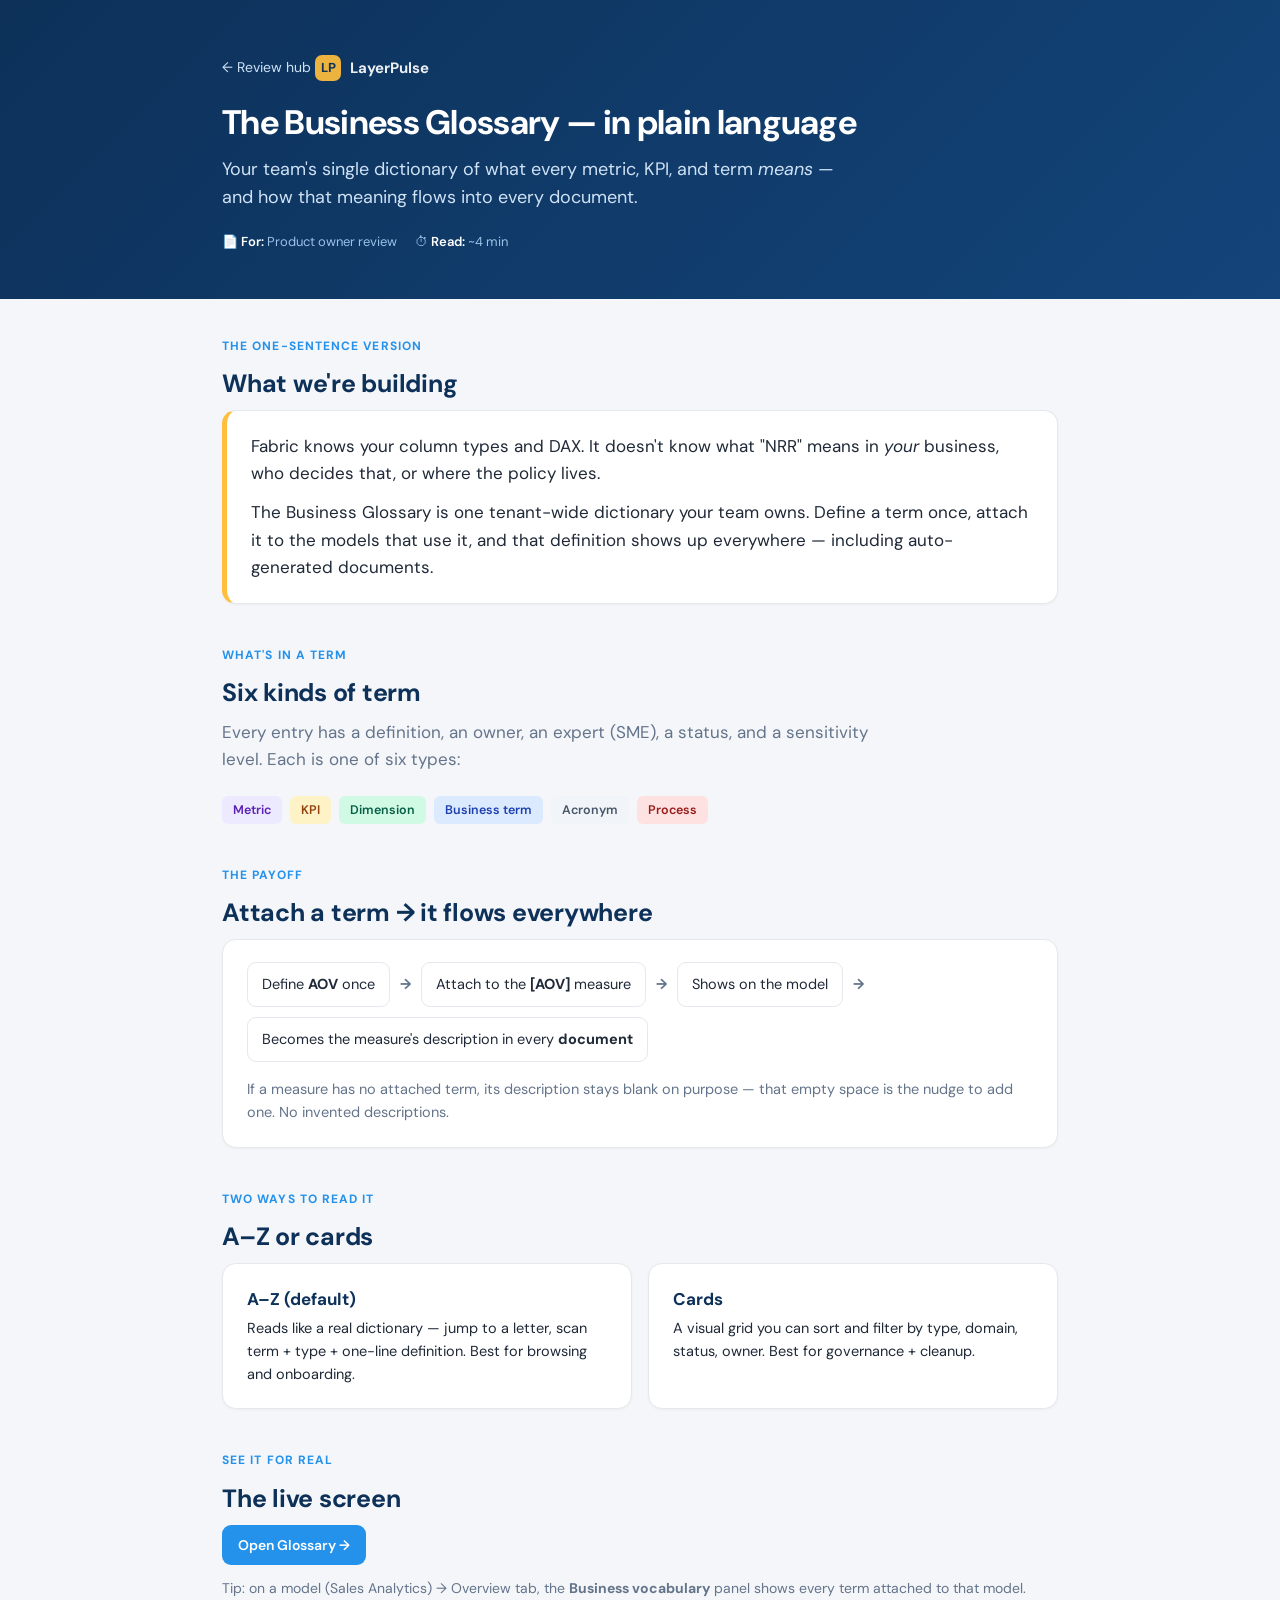
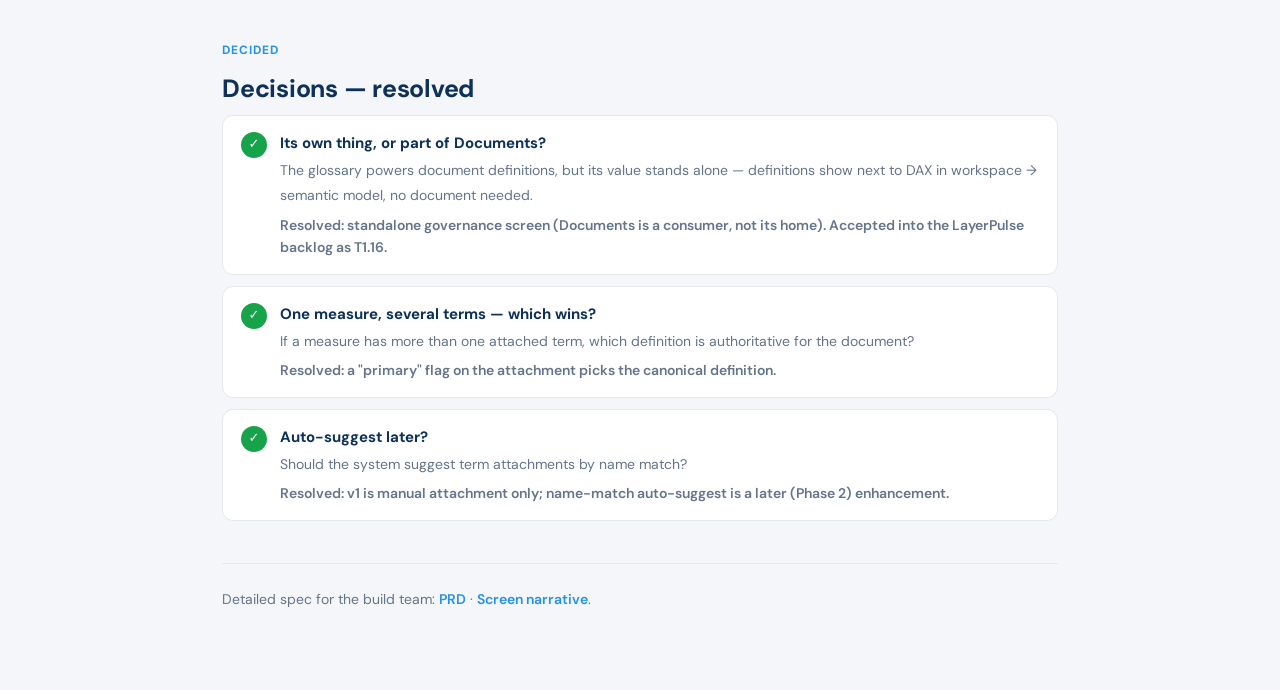
<file: public/review/glossary.html>
<!doctype html>
<html lang="en">
<head>
<meta charset="utf-8"/>
<meta name="viewport" content="width=device-width, initial-scale=1"/>
<title>LayerPulse — Business Glossary · Plain-language review</title>
<link rel="preconnect" href="https://fonts.googleapis.com">
<link rel="preconnect" href="https://fonts.gstatic.com" crossorigin>
<link href="https://fonts.googleapis.com/css2?family=DM+Sans:wght@400;500;600;700&family=JetBrains+Mono:wght@500&display=swap" rel="stylesheet">
<style>
  :root{--navy:#0D3159;--sky:#2491eb;--gold:#FFBF3C;--ink:#1f2937;--muted:#64748b;--line:#e5e8ec;--bg:#f4f6f9;--card:#fff;}
  *{box-sizing:border-box} html,body{margin:0;padding:0}
  body{font-family:'DM Sans',system-ui,sans-serif;color:var(--ink);background:var(--bg);line-height:1.6;font-size:16px;-webkit-font-smoothing:antialiased;}
  .wrap{max-width:880px;margin:0 auto;padding:0 22px 80px;} .mono{font-family:'JetBrains Mono',monospace;}
  header.hero{background:linear-gradient(135deg,#0D3159 0%,#13447a 100%);color:#fff;padding:54px 0 46px;margin-bottom:38px;}
  .hero .wrap{padding-bottom:0;}
  .hero-mark{display:inline-flex;align-items:center;gap:9px;font-weight:700;font-size:15px;margin-bottom:22px;opacity:.92;}
  .hero-mark .dot{width:26px;height:26px;border-radius:7px;background:var(--gold);color:var(--navy);display:flex;align-items:center;justify-content:center;font-weight:700;font-size:13px;}
  .hero h1{font-size:34px;line-height:1.15;margin:0 0 12px;font-weight:700;letter-spacing:-.02em;}
  .hero p{font-size:18px;margin:0;color:#cfe2f5;max-width:620px;}
  .hero .meta{margin-top:20px;font-size:13px;color:#9cc2e8;display:flex;gap:18px;flex-wrap:wrap;} .hero .meta b{color:#fff;font-weight:600;}
  section{margin-bottom:42px;}
  .eyebrow{font-size:12px;font-weight:700;letter-spacing:.09em;text-transform:uppercase;color:var(--sky);margin-bottom:8px;}
  h2{font-size:25px;font-weight:700;letter-spacing:-.01em;margin:0 0 6px;color:var(--navy);}
  .lead{font-size:17px;color:var(--muted);margin:0 0 22px;max-width:680px;} p{margin:0 0 14px;}
  .card{background:var(--card);border:1px solid var(--line);border-radius:14px;padding:22px 24px;box-shadow:0 1px 3px rgba(13,49,89,.04);}
  .bigidea{border-left:5px solid var(--gold);} .bigidea p{font-size:17px;margin:0;} .bigidea p+p{margin-top:12px;}
  .cards{display:grid;grid-template-columns:1fr 1fr;gap:16px;} @media(max-width:680px){.cards{grid-template-columns:1fr;}}
  .mini h3{margin:0 0 4px;font-size:17px;color:var(--navy);} .mini p{font-size:14.5px;margin:0;color:var(--ink);}
  .types{display:flex;flex-wrap:wrap;gap:8px;margin-top:6px;}
  .ty{font-size:12.5px;font-weight:600;padding:4px 11px;border-radius:6px;}
  .ty.metric{background:#ede9fe;color:#5b21b6;} .ty.kpi{background:#fef3c7;color:#92400e;} .ty.dim{background:#d1fae5;color:#065f46;}
  .ty.biz{background:#dbeafe;color:#1e40af;} .ty.acr{background:#f1f5f9;color:#475569;} .ty.proc{background:#fee2e2;color:#991b1b;}
  .flow{display:flex;align-items:center;gap:10px;flex-wrap:wrap;font-size:14.5px;}
  .flow .step{background:#fff;border:1px solid var(--line);border-radius:9px;padding:10px 14px;}
  .flow .arr{color:var(--muted);font-weight:700;}
  .btn{display:inline-flex;align-items:center;gap:7px;background:var(--sky);color:#fff;text-decoration:none;font-weight:600;font-size:14px;padding:9px 16px;border-radius:9px;}
  .decisions{list-style:none;margin:0;padding:0;}
  .decisions li{background:var(--card);border:1px solid var(--line);border-radius:11px;padding:15px 18px;margin-bottom:11px;display:flex;gap:13px;align-items:flex-start;}
  .decisions .q-num{flex:none;width:26px;height:26px;border-radius:50%;background:var(--navy);color:#fff;font-weight:700;font-size:13px;display:flex;align-items:center;justify-content:center;margin-top:1px;}
  .decisions .q-body b{display:block;font-size:15px;color:var(--navy);margin-bottom:2px;} .decisions .q-body span{font-size:14px;color:var(--muted);}
  .decisions li.done .q-num{background:#16a34a;}
  .decisions .q-res{display:block;font-size:13.5px;color:#166534;font-weight:600;margin-top:6px;}
  footer{border-top:1px solid var(--line);padding-top:24px;margin-top:10px;font-size:14px;color:var(--muted);} footer a{color:var(--sky);text-decoration:none;font-weight:600;}
  .back{display:inline-block;margin-bottom:14px;color:#cfe2f5;text-decoration:none;font-size:14px;}
</style>
</head>
<body>
<header class="hero">
  <div class="wrap">
    <a class="back" href="./">← Review hub</a>
    <div class="hero-mark"><span class="dot">LP</span> LayerPulse</div>
    <h1>The Business Glossary — in plain language</h1>
    <p>Your team's single dictionary of what every metric, KPI, and term <i>means</i> — and how that meaning flows into every document.</p>
    <div class="meta"><span>📄 <b>For:</b> Product owner review</span><span>⏱ <b>Read:</b> ~4 min</span></div>
  </div>
</header>
<div class="wrap">

  <section>
    <div class="eyebrow">The one-sentence version</div>
    <h2>What we're building</h2>
    <div class="card bigidea">
      <p>Fabric knows your column types and DAX. It doesn't know what "NRR" means in <i>your</i> business, who decides that, or where the policy lives.</p>
      <p>The Business Glossary is one tenant-wide dictionary your team owns. Define a term once, attach it to the models that use it, and that definition shows up everywhere — including auto-generated documents.</p>
    </div>
  </section>

  <section>
    <div class="eyebrow">What's in a term</div>
    <h2>Six kinds of term</h2>
    <p class="lead">Every entry has a definition, an owner, an expert (SME), a status, and a sensitivity level. Each is one of six types:</p>
    <div class="types">
      <span class="ty metric">Metric</span>
      <span class="ty kpi">KPI</span>
      <span class="ty dim">Dimension</span>
      <span class="ty biz">Business term</span>
      <span class="ty acr">Acronym</span>
      <span class="ty proc">Process</span>
    </div>
  </section>

  <section>
    <div class="eyebrow">The payoff</div>
    <h2>Attach a term → it flows everywhere</h2>
    <div class="card">
      <div class="flow">
        <span class="step">Define <b>AOV</b> once</span><span class="arr">→</span>
        <span class="step">Attach to the <b>[AOV]</b> measure</span><span class="arr">→</span>
        <span class="step">Shows on the model</span><span class="arr">→</span>
        <span class="step">Becomes the measure's description in every <b>document</b></span>
      </div>
      <p style="margin:16px 0 0;font-size:14.5px;color:var(--muted);">If a measure has no attached term, its description stays blank on purpose — that empty space is the nudge to add one. No invented descriptions.</p>
    </div>
  </section>

  <section>
    <div class="eyebrow">Two ways to read it</div>
    <h2>A–Z or cards</h2>
    <div class="cards">
      <div class="card mini"><h3>A–Z (default)</h3><p>Reads like a real dictionary — jump to a letter, scan term + type + one-line definition. Best for browsing and onboarding.</p></div>
      <div class="card mini"><h3>Cards</h3><p>A visual grid you can sort and filter by type, domain, status, owner. Best for governance + cleanup.</p></div>
    </div>
  </section>

  <section>
    <div class="eyebrow">See it for real</div>
    <h2>The live screen</h2>
    <a class="btn" href="https://layerpulze-mockup.vercel.app/glossary" target="_blank" rel="noreferrer">Open Glossary →</a>
    <p style="margin-top:12px;font-size:14px;color:var(--muted);">Tip: on a model (Sales Analytics) → Overview tab, the <b>Business vocabulary</b> panel shows every term attached to that model.</p>
  </section>

  <section>
    <div class="eyebrow">Decided</div>
    <h2>Decisions — resolved</h2>
    <ul class="decisions">
      <li class="done"><span class="q-num">✓</span><span class="q-body"><b>Its own thing, or part of Documents?</b><span>The glossary powers document definitions, but its value stands alone — definitions show next to DAX in workspace → semantic model, no document needed.</span><span class="q-res">Resolved: standalone governance screen (Documents is a consumer, not its home). Accepted into the LayerPulse backlog as T1.16.</span></span></li>
      <li class="done"><span class="q-num">✓</span><span class="q-body"><b>One measure, several terms — which wins?</b><span>If a measure has more than one attached term, which definition is authoritative for the document?</span><span class="q-res">Resolved: a "primary" flag on the attachment picks the canonical definition.</span></span></li>
      <li class="done"><span class="q-num">✓</span><span class="q-body"><b>Auto-suggest later?</b><span>Should the system suggest term attachments by name match?</span><span class="q-res">Resolved: v1 is manual attachment only; name-match auto-suggest is a later (Phase 2) enhancement.</span></span></li>
    </ul>
  </section>

  <footer>
    <div>Detailed spec for the build team: <a href="https://github.com/michielq16/layerpulse_mockup/blob/main/docs/prds/glossary.md" target="_blank" rel="noreferrer">PRD</a> · <a href="https://github.com/michielq16/layerpulse_mockup/blob/main/docs/screens/glossary.md" target="_blank" rel="noreferrer">Screen narrative</a>.</div>
  </footer>
</div>
</body>
</html>
</file>
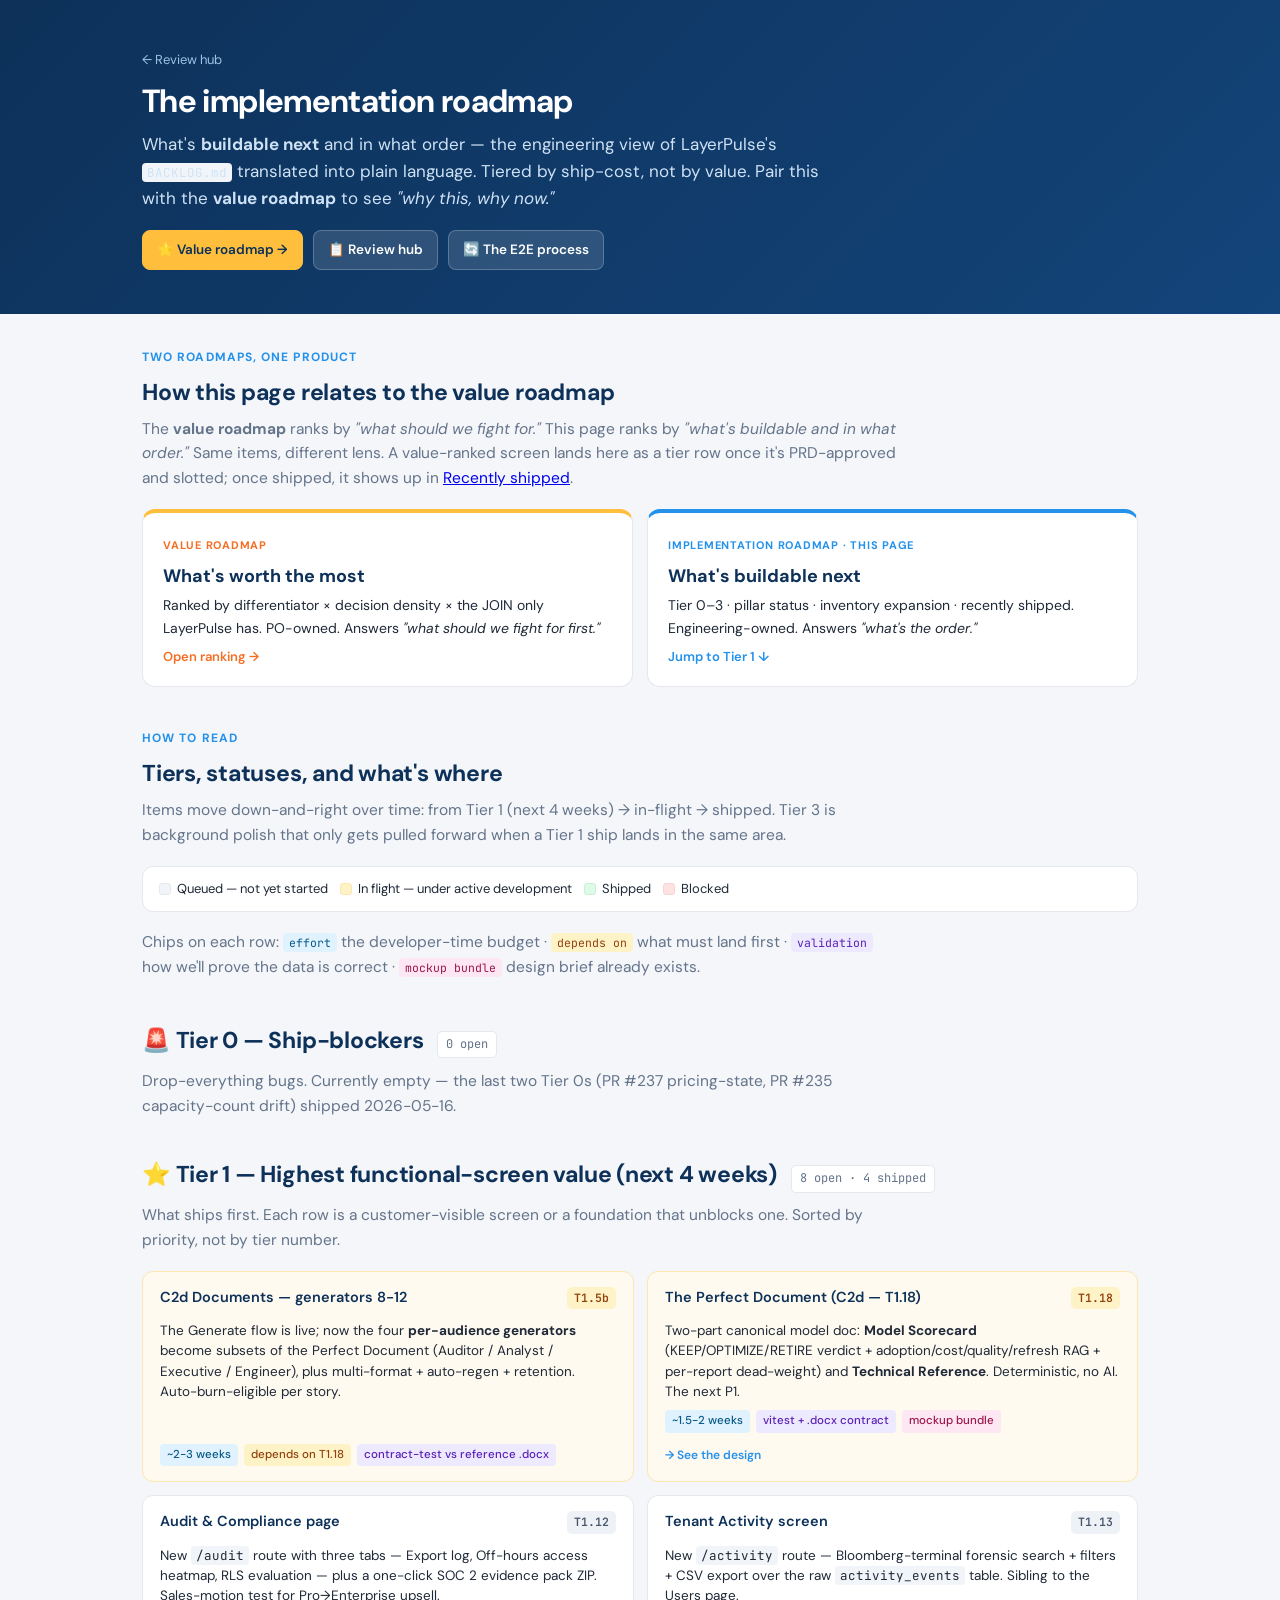
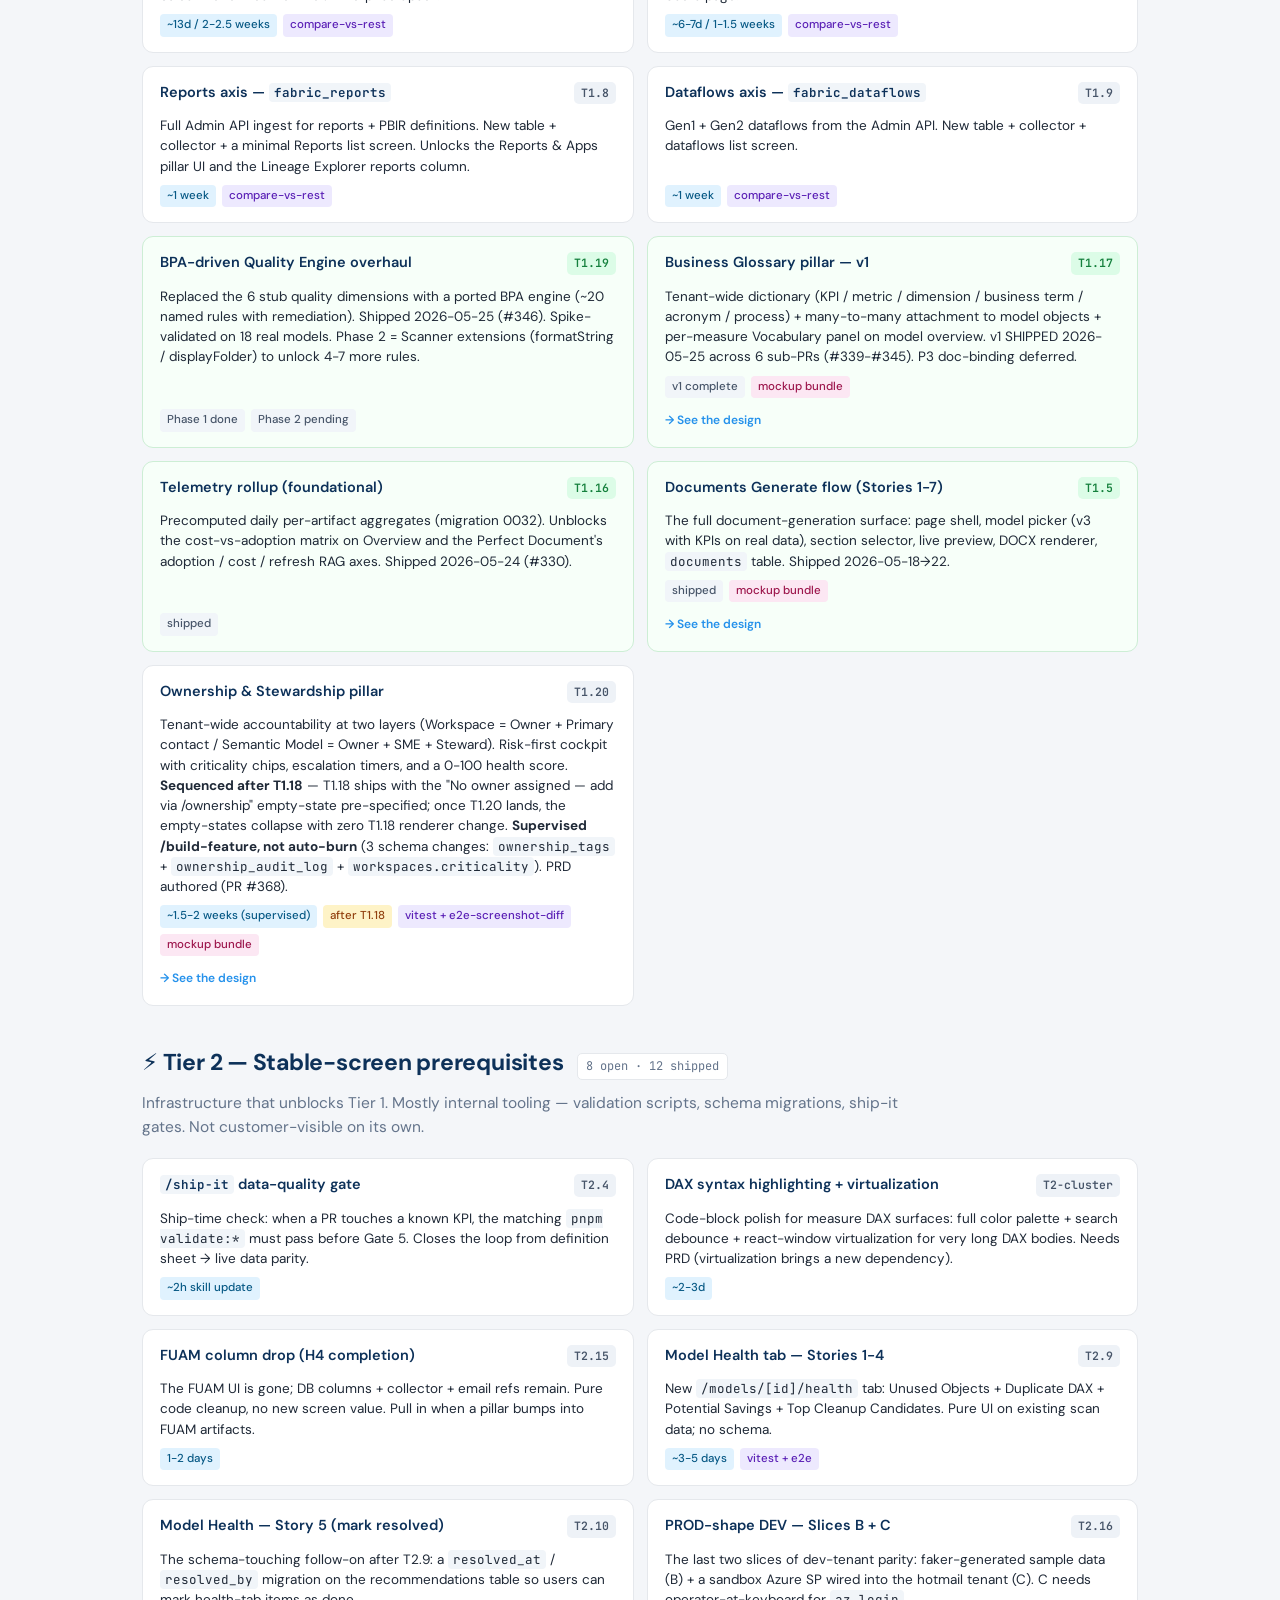
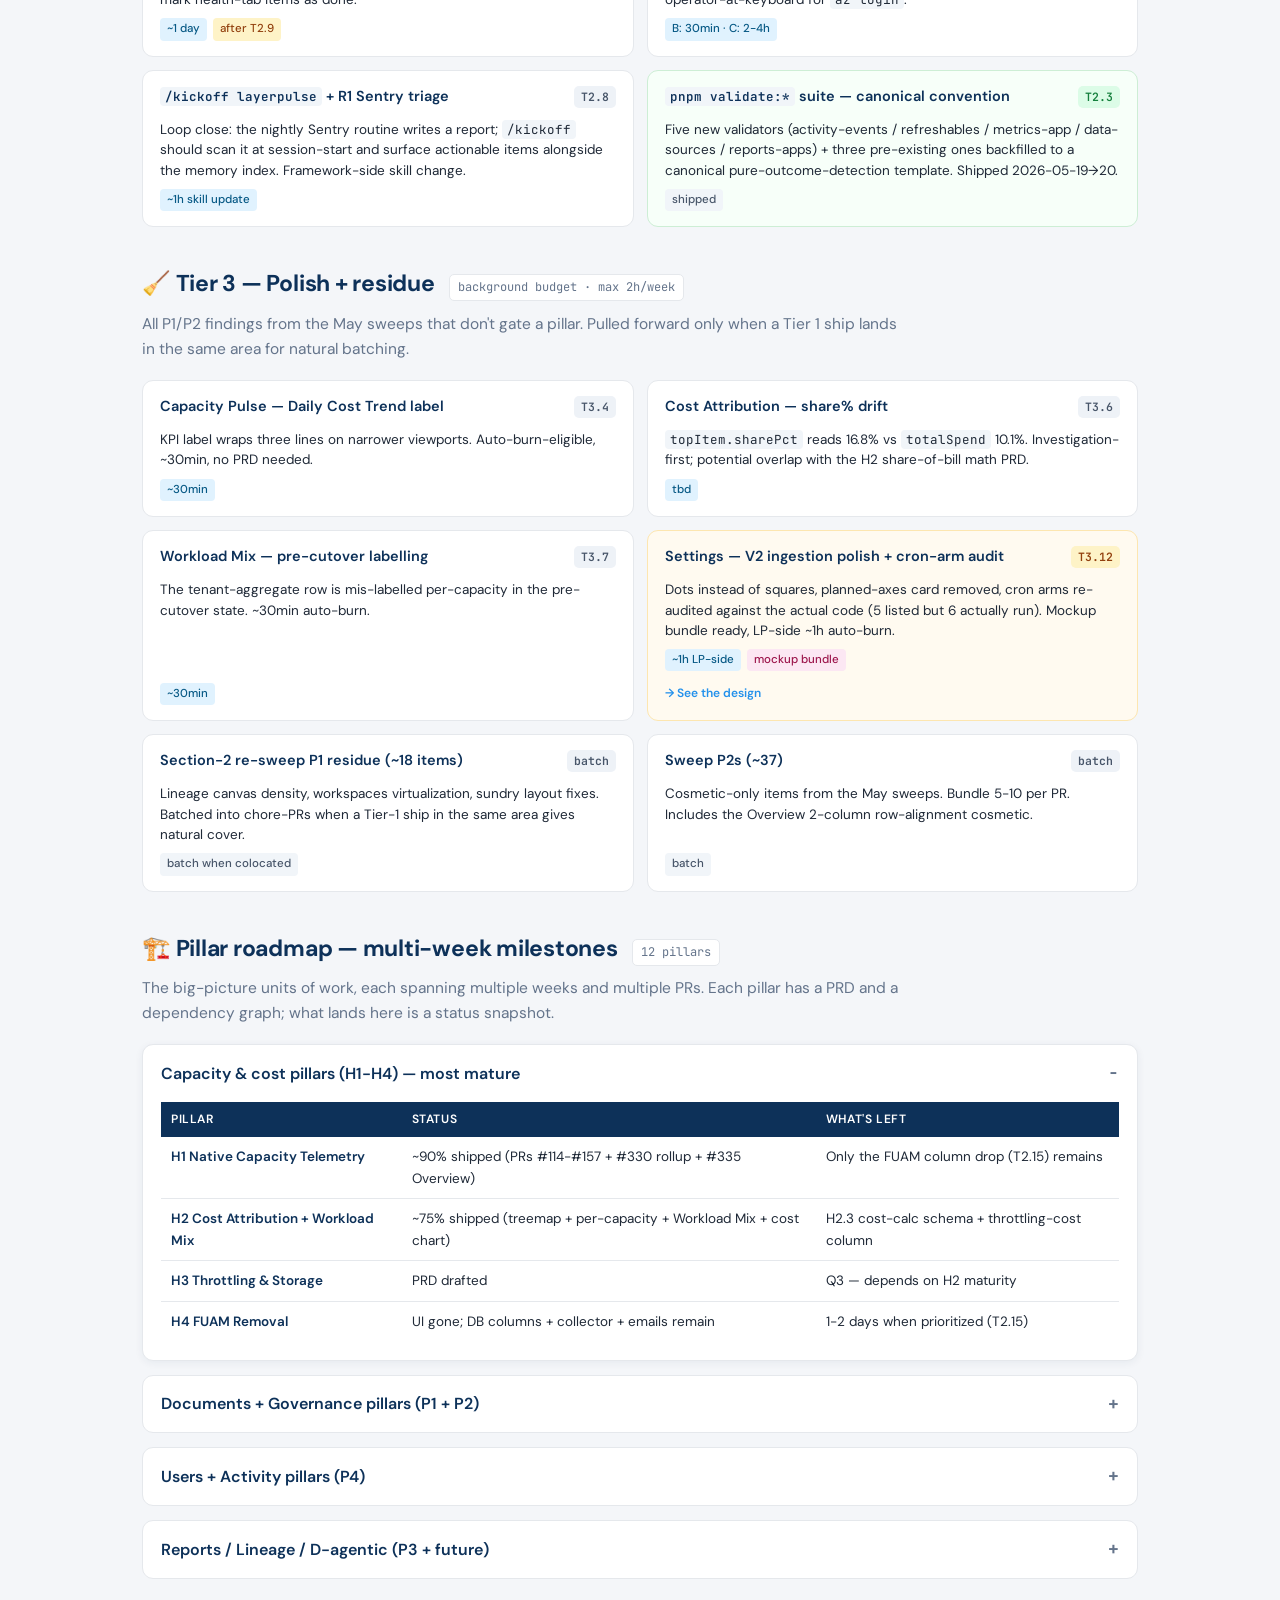
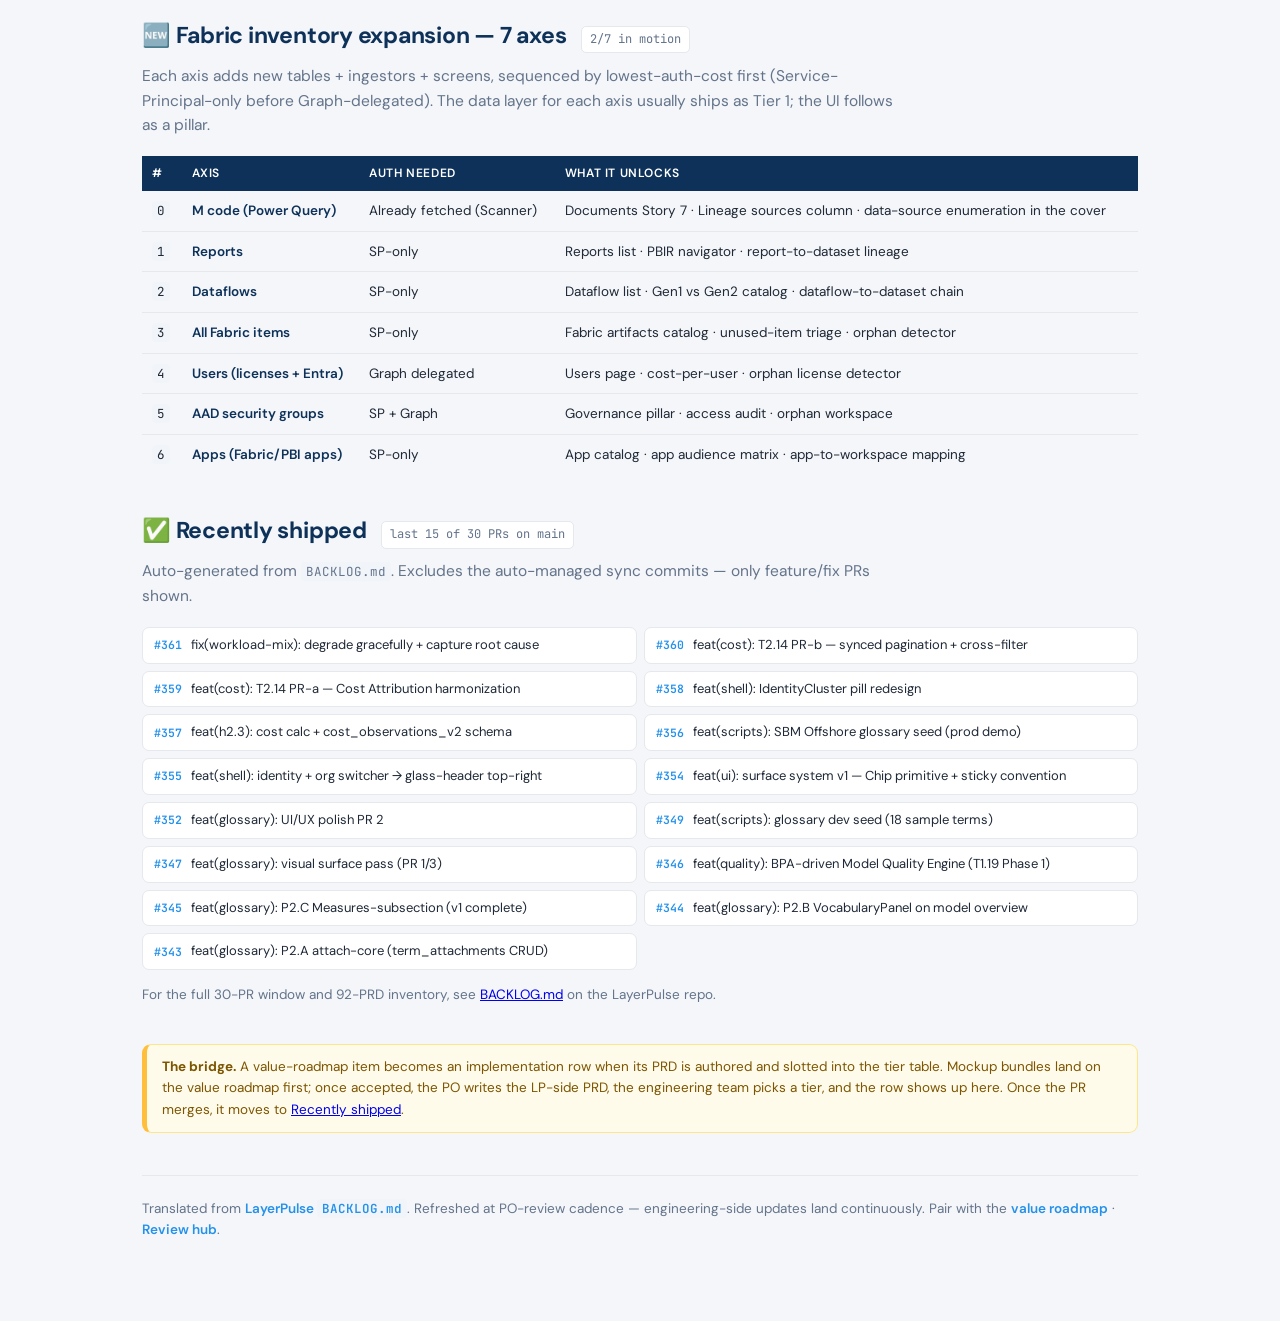
<file: public/review/implementation-roadmap.html>
<!doctype html>
<html lang="en">
<head>
<meta charset="utf-8"/>
<meta name="viewport" content="width=device-width, initial-scale=1"/>
<title>LayerPulse — Implementation roadmap</title>
<link rel="preconnect" href="https://fonts.googleapis.com">
<link rel="preconnect" href="https://fonts.gstatic.com" crossorigin>
<link href="https://fonts.googleapis.com/css2?family=DM+Sans:wght@400;500;600;700&family=JetBrains+Mono:wght@400;500&display=swap" rel="stylesheet">
<style>
  :root{
    --navy:#0D3159; --sky:#2491eb; --gold:#FFBF3C; --orange:#F56E23;
    --ink:#1f2937; --muted:#64748b; --line:#e5e8ec; --bg:#f4f6f9; --card:#fff;
    --g:#16a34a; --a:#d97706; --r:#dc2626; --v:#7c3aed; --slate:#475569;
  }
  *{box-sizing:border-box}
  html,body{margin:0;padding:0}
  body{font-family:'DM Sans',system-ui,sans-serif;color:var(--ink);background:var(--bg);line-height:1.6;font-size:16px;-webkit-font-smoothing:antialiased;}
  .wrap{max-width:1040px;margin:0 auto;padding:0 22px 80px;}
  header.hero{background:linear-gradient(135deg,#0D3159 0%,#13447a 100%);color:#fff;padding:50px 0 44px;margin-bottom:34px;}
  .hero .wrap{padding-bottom:0;}
  .crumb{font-size:13px;color:#9fc1e6;margin-bottom:12px;}
  .crumb a{color:#9fc1e6;text-decoration:none;} .crumb a:hover{color:#fff;}
  .hero h1{font-size:32px;line-height:1.18;margin:0 0 10px;font-weight:700;letter-spacing:-.02em;}
  .hero p{font-size:17px;margin:0;color:#cfe2f5;max-width:680px;}
  .toplinks{display:flex;gap:10px;flex-wrap:wrap;margin-top:18px;}
  .toplinks a{display:inline-flex;align-items:center;gap:7px;background:rgba(255,255,255,.13);color:#fff;text-decoration:none;font-weight:600;font-size:13.5px;padding:8px 14px;border-radius:8px;border:1px solid rgba(255,255,255,.22);}
  .toplinks a:hover{background:rgba(255,255,255,.22);}
  .toplinks a.val{background:var(--gold);color:var(--navy);border-color:var(--gold);}
  .toplinks a.val:hover{background:#e6a82e;}
  .eyebrow{font-size:12px;font-weight:700;letter-spacing:.09em;text-transform:uppercase;color:var(--sky);margin-bottom:7px;}
  h2{font-size:23px;font-weight:700;letter-spacing:-.01em;margin:0 0 6px;color:var(--navy);}
  p.lead{font-size:15.5px;color:var(--muted);margin:0 0 18px;max-width:760px;}
  section{margin-bottom:42px;}
  .twobridge{display:grid;grid-template-columns:1fr 1fr;gap:14px;margin-top:6px;}
  @media(max-width:740px){.twobridge{grid-template-columns:1fr;}}
  .bcard{background:var(--card);border:1px solid var(--line);border-radius:13px;padding:18px 20px;display:block;text-decoration:none;color:inherit;transition:transform .12s,box-shadow .12s;}
  .bcard:hover{transform:translateY(-2px);box-shadow:0 6px 18px rgba(13,49,89,.09);}
  .bcard.impl{border-top:4px solid var(--sky);}
  .bcard.val{border-top:4px solid var(--gold);}
  .bcard .tag{font-size:11px;font-weight:700;letter-spacing:.07em;text-transform:uppercase;color:var(--muted);}
  .bcard.impl .tag{color:var(--sky);}
  .bcard.val .tag{color:var(--orange);}
  .bcard h3{margin:5px 0 4px;font-size:18px;color:var(--navy);}
  .bcard p{margin:0;font-size:14px;color:var(--ink);}
  .bcard .more{margin-top:8px;font-size:13px;font-weight:600;color:var(--sky);}
  .bcard.val .more{color:var(--orange);}

  .tier{margin-bottom:38px;}
  .tier-head{display:flex;align-items:baseline;gap:14px;margin-bottom:10px;}
  .tier-head h2{margin:0;}
  .tier-head .ct{font-family:'JetBrains Mono',monospace;font-size:12px;color:var(--muted);background:#fff;border:1px solid var(--line);padding:3px 8px;border-radius:5px;}

  .rows{display:grid;grid-template-columns:1fr 1fr;gap:13px;}
  @media(max-width:880px){.rows{grid-template-columns:1fr;}}
  .row{background:var(--card);border:1px solid var(--line);border-radius:11px;padding:15px 17px;display:flex;flex-direction:column;}
  .row.shipped{background:#f7fff9;border-color:#cdeed5;}
  .row.inflight{background:#fffaf0;border-color:#fde6b0;}
  .row.blocked{background:#fdf4f4;border-color:#f7d4d4;}
  .row .head{display:flex;align-items:flex-start;justify-content:space-between;gap:10px;margin-bottom:6px;}
  .row .id{font-family:'JetBrains Mono',monospace;font-size:11.5px;font-weight:600;color:var(--slate);background:#eef2f7;padding:2px 7px;border-radius:5px;flex-shrink:0;}
  .row .id.ship{background:#dcfce7;color:#15803d;}
  .row .id.inf{background:#fef3c7;color:#92400e;}
  .row .id.blk{background:#fee2e2;color:#991b1b;}
  .row h4{margin:0;font-size:14.5px;font-weight:600;color:var(--navy);line-height:1.4;}
  .row p{margin:6px 0 8px;font-size:13.5px;color:var(--ink);line-height:1.5;}
  .row .foot{margin-top:auto;display:flex;flex-wrap:wrap;gap:6px;font-size:11.5px;}
  .row .foot .chip{background:#f1f5f9;color:var(--slate);padding:2px 7px;border-radius:4px;font-weight:500;}
  .row .foot .chip.eff{background:#e0f2fe;color:#075985;}
  .row .foot .chip.dep{background:#fef3c7;color:#92400e;}
  .row .foot .chip.val{background:#ede9fe;color:#5b21b6;}
  .row .foot .chip.bun{background:#fce7f3;color:#9d174d;}
  .row .link{margin-top:8px;}
  .row .link a{font-size:12px;color:var(--sky);text-decoration:none;font-weight:600;}
  .row .link a:hover{text-decoration:underline;}

  .legend{display:flex;flex-wrap:wrap;gap:12px;background:#fff;border:1px solid var(--line);border-radius:11px;padding:12px 16px;margin-bottom:18px;font-size:13px;}
  .legend .l{display:inline-flex;align-items:center;gap:6px;}
  .legend .sw{display:inline-block;width:12px;height:12px;border-radius:3px;}
  .legend .sw.ship{background:#dcfce7;border:1px solid #cdeed5;}
  .legend .sw.inf{background:#fef3c7;border:1px solid #fde6b0;}
  .legend .sw.blk{background:#fee2e2;border:1px solid #f7d4d4;}
  .legend .sw.todo{background:#f1f5f9;border:1px solid var(--line);}

  details.pillars{background:#fff;border:1px solid var(--line);border-radius:11px;padding:0;margin-bottom:14px;}
  details.pillars[open]{box-shadow:0 2px 8px rgba(13,49,89,.06);}
  details.pillars > summary{padding:14px 18px;font-weight:600;color:var(--navy);cursor:pointer;list-style:none;display:flex;align-items:center;justify-content:space-between;}
  details.pillars > summary::after{content:"+";font-family:'JetBrains Mono',monospace;font-size:18px;color:var(--muted);}
  details.pillars[open] > summary::after{content:"−";}
  details.pillars > div{padding:0 18px 18px;}

  .ptable{width:100%;border-collapse:collapse;font-size:13.5px;}
  .ptable th{text-align:left;font-weight:600;padding:8px 10px;background:var(--navy);color:#fff;font-size:12px;letter-spacing:.05em;text-transform:uppercase;}
  .ptable td{padding:9px 10px;border-bottom:1px solid var(--line);vertical-align:top;}
  .ptable tr:last-child td{border-bottom:none;}
  .ptable .nm{font-weight:600;color:var(--navy);min-width:160px;}

  .ship-list{display:grid;grid-template-columns:repeat(2,1fr);gap:7px;font-size:13px;}
  @media(max-width:680px){.ship-list{grid-template-columns:1fr;}}
  .ship-list .si{background:#fff;border:1px solid var(--line);border-radius:7px;padding:7px 11px;display:flex;gap:9px;align-items:center;}
  .ship-list .si .pr{font-family:'JetBrains Mono',monospace;font-size:11.5px;color:var(--sky);font-weight:600;flex-shrink:0;}
  .ship-list .si .t{color:var(--ink);}

  footer{border-top:1px solid var(--line);padding-top:22px;margin-top:18px;font-size:13.5px;color:var(--muted);}
  footer a{color:var(--sky);text-decoration:none;font-weight:600;}
  code{font-family:'JetBrains Mono',monospace;font-size:12.5px;background:#f1f5f9;padding:1px 5px;border-radius:4px;}
  .note{font-size:13.5px;background:#fffbeb;border:1px solid #fde68a;border-left:5px solid var(--gold);border-radius:9px;padding:11px 15px;color:#7c5500;}
</style>
</head>
<body>

<header class="hero">
  <div class="wrap">
    <div class="crumb"><a href="./">← Review hub</a></div>
    <h1>The implementation roadmap</h1>
    <p>What's <b>buildable next</b> and in what order — the engineering view of LayerPulse's <code>BACKLOG.md</code> translated into plain language. Tiered by ship-cost, not by value. Pair this with the <b>value roadmap</b> to see <i>"why this, why now."</i></p>
    <div class="toplinks">
      <a class="val" href="./roadmap.html">⭐ Value roadmap →</a>
      <a href="./">📋 Review hub</a>
      <a href="./process.html">🔄 The E2E process</a>
    </div>
  </div>
</header>

<div class="wrap">

  <section>
    <div class="eyebrow">Two roadmaps, one product</div>
    <h2>How this page relates to the value roadmap</h2>
    <p class="lead">The <b>value roadmap</b> ranks by <i>"what should we fight for."</i> This page ranks by <i>"what's buildable and in what order."</i> Same items, different lens. A value-ranked screen lands here as a tier row once it's PRD-approved and slotted; once shipped, it shows up in <a href="#shipped">Recently shipped</a>.</p>
    <div class="twobridge">
      <a class="bcard val" href="./roadmap.html">
        <span class="tag">Value roadmap</span>
        <h3>What's worth the most</h3>
        <p>Ranked by differentiator × decision density × the JOIN only LayerPulse has. PO-owned. Answers <i>"what should we fight for first."</i></p>
        <div class="more">Open ranking →</div>
      </a>
      <a class="bcard impl" href="#tier1">
        <span class="tag">Implementation roadmap · this page</span>
        <h3>What's buildable next</h3>
        <p>Tier 0–3 · pillar status · inventory expansion · recently shipped. Engineering-owned. Answers <i>"what's the order."</i></p>
        <div class="more">Jump to Tier 1 ↓</div>
      </a>
    </div>
  </section>

  <section>
    <div class="eyebrow">How to read</div>
    <h2>Tiers, statuses, and what's where</h2>
    <p class="lead">Items move down-and-right over time: from Tier 1 (next 4 weeks) → in-flight → shipped. Tier 3 is background polish that only gets pulled forward when a Tier 1 ship lands in the same area.</p>
    <div class="legend">
      <div class="l"><span class="sw todo"></span> Queued — not yet started</div>
      <div class="l"><span class="sw inf"></span> In flight — under active development</div>
      <div class="l"><span class="sw ship"></span> Shipped</div>
      <div class="l"><span class="sw blk"></span> Blocked</div>
    </div>
    <p class="lead" style="margin-top:0;">Chips on each row: <span style="font-family:'JetBrains Mono',monospace;font-size:11.5px;background:#e0f2fe;color:#075985;padding:2px 6px;border-radius:4px;">effort</span> the developer-time budget · <span style="font-family:'JetBrains Mono',monospace;font-size:11.5px;background:#fef3c7;color:#92400e;padding:2px 6px;border-radius:4px;">depends on</span> what must land first · <span style="font-family:'JetBrains Mono',monospace;font-size:11.5px;background:#ede9fe;color:#5b21b6;padding:2px 6px;border-radius:4px;">validation</span> how we'll prove the data is correct · <span style="font-family:'JetBrains Mono',monospace;font-size:11.5px;background:#fce7f3;color:#9d174d;padding:2px 6px;border-radius:4px;">mockup bundle</span> design brief already exists.</p>
  </section>

  <!-- TIER 0 -->
  <section class="tier" id="tier0">
    <div class="tier-head"><h2>🚨 Tier 0 — Ship-blockers</h2><span class="ct">0 open</span></div>
    <p class="lead">Drop-everything bugs. Currently empty — the last two Tier 0s (PR #237 pricing-state, PR #235 capacity-count drift) shipped 2026-05-16.</p>
  </section>

  <!-- TIER 1 -->
  <section class="tier" id="tier1">
    <div class="tier-head"><h2>⭐ Tier 1 — Highest functional-screen value (next 4 weeks)</h2><span class="ct">8 open · 4 shipped</span></div>
    <p class="lead">What ships first. Each row is a customer-visible screen or a foundation that unblocks one. Sorted by priority, not by tier number.</p>

    <div class="rows">

      <div class="row inflight">
        <div class="head"><h4>C2d Documents — generators 8-12</h4><span class="id inf">T1.5b</span></div>
        <p>The Generate flow is live; now the four <b>per-audience generators</b> become subsets of the Perfect Document (Auditor / Analyst / Executive / Engineer), plus multi-format + auto-regen + retention. Auto-burn-eligible per story.</p>
        <div class="foot"><span class="chip eff">~2-3 weeks</span><span class="chip dep">depends on T1.18</span><span class="chip val">contract-test vs reference .docx</span></div>
      </div>

      <div class="row inflight">
        <div class="head"><h4>The Perfect Document (C2d — T1.18)</h4><span class="id inf">T1.18</span></div>
        <p>Two-part canonical model doc: <b>Model Scorecard</b> (KEEP/OPTIMIZE/RETIRE verdict + adoption/cost/quality/refresh RAG + per-report dead-weight) and <b>Technical Reference</b>. Deterministic, no AI. The next P1.</p>
        <div class="foot"><span class="chip eff">~1.5-2 weeks</span><span class="chip val">vitest + .docx contract</span><span class="chip bun">mockup bundle</span></div>
        <div class="link"><a href="./complete-document.html">→ See the design</a></div>
      </div>

      <div class="row">
        <div class="head"><h4>Audit &amp; Compliance page</h4><span class="id">T1.12</span></div>
        <p>New <code>/audit</code> route with three tabs — Export log, Off-hours access heatmap, RLS evaluation — plus a one-click SOC 2 evidence pack ZIP. Sales-motion test for Pro→Enterprise upsell.</p>
        <div class="foot"><span class="chip eff">~13d / 2-2.5 weeks</span><span class="chip val">compare-vs-rest</span></div>
      </div>

      <div class="row">
        <div class="head"><h4>Tenant Activity screen</h4><span class="id">T1.13</span></div>
        <p>New <code>/activity</code> route — Bloomberg-terminal forensic search + filters + CSV export over the raw <code>activity_events</code> table. Sibling to the Users page.</p>
        <div class="foot"><span class="chip eff">~6-7d / 1-1.5 weeks</span><span class="chip val">compare-vs-rest</span></div>
      </div>

      <div class="row">
        <div class="head"><h4>Reports axis — <code>fabric_reports</code></h4><span class="id">T1.8</span></div>
        <p>Full Admin API ingest for reports + PBIR definitions. New table + collector + a minimal Reports list screen. Unlocks the Reports &amp; Apps pillar UI and the Lineage Explorer reports column.</p>
        <div class="foot"><span class="chip eff">~1 week</span><span class="chip val">compare-vs-rest</span></div>
      </div>

      <div class="row">
        <div class="head"><h4>Dataflows axis — <code>fabric_dataflows</code></h4><span class="id">T1.9</span></div>
        <p>Gen1 + Gen2 dataflows from the Admin API. New table + collector + dataflows list screen.</p>
        <div class="foot"><span class="chip eff">~1 week</span><span class="chip val">compare-vs-rest</span></div>
      </div>

      <div class="row shipped">
        <div class="head"><h4>BPA-driven Quality Engine overhaul</h4><span class="id ship">T1.19</span></div>
        <p>Replaced the 6 stub quality dimensions with a ported BPA engine (~20 named rules with remediation). Shipped 2026-05-25 (#346). Spike-validated on 18 real models. Phase 2 = Scanner extensions (formatString / displayFolder) to unlock 4-7 more rules.</p>
        <div class="foot"><span class="chip">Phase 1 done</span><span class="chip">Phase 2 pending</span></div>
      </div>

      <div class="row shipped">
        <div class="head"><h4>Business Glossary pillar — v1</h4><span class="id ship">T1.17</span></div>
        <p>Tenant-wide dictionary (KPI / metric / dimension / business term / acronym / process) + many-to-many attachment to model objects + per-measure Vocabulary panel on model overview. v1 SHIPPED 2026-05-25 across 6 sub-PRs (#339-#345). P3 doc-binding deferred.</p>
        <div class="foot"><span class="chip">v1 complete</span><span class="chip bun">mockup bundle</span></div>
        <div class="link"><a href="./glossary.html">→ See the design</a></div>
      </div>

      <div class="row shipped">
        <div class="head"><h4>Telemetry rollup (foundational)</h4><span class="id ship">T1.16</span></div>
        <p>Precomputed daily per-artifact aggregates (migration 0032). Unblocks the cost-vs-adoption matrix on Overview and the Perfect Document's adoption / cost / refresh RAG axes. Shipped 2026-05-24 (#330).</p>
        <div class="foot"><span class="chip">shipped</span></div>
      </div>

      <div class="row shipped">
        <div class="head"><h4>Documents Generate flow (Stories 1-7)</h4><span class="id ship">T1.5</span></div>
        <p>The full document-generation surface: page shell, model picker (v3 with KPIs on real data), section selector, live preview, DOCX renderer, <code>documents</code> table. Shipped 2026-05-18→22.</p>
        <div class="foot"><span class="chip">shipped</span><span class="chip bun">mockup bundle</span></div>
        <div class="link"><a href="./documents.html">→ See the design</a></div>
      </div>

      <div class="row">
        <div class="head"><h4>Ownership &amp; Stewardship pillar</h4><span class="id">T1.20</span></div>
        <p>Tenant-wide accountability at two layers (Workspace = Owner + Primary contact / Semantic Model = Owner + SME + Steward). Risk-first cockpit with criticality chips, escalation timers, and a 0-100 health score. <b>Sequenced after T1.18</b> — T1.18 ships with the "No owner assigned — add via /ownership" empty-state pre-specified; once T1.20 lands, the empty-states collapse with zero T1.18 renderer change. <b>Supervised /build-feature, not auto-burn</b> (3 schema changes: <code>ownership_tags</code> + <code>ownership_audit_log</code> + <code>workspaces.criticality</code>). PRD authored (PR #368).</p>
        <div class="foot"><span class="chip eff">~1.5-2 weeks (supervised)</span><span class="chip dep">after T1.18</span><span class="chip val">vitest + e2e-screenshot-diff</span><span class="chip bun">mockup bundle</span></div>
        <div class="link"><a href="./ownership.html">→ See the design</a></div>
      </div>

    </div>
  </section>

  <!-- TIER 2 -->
  <section class="tier" id="tier2">
    <div class="tier-head"><h2>⚡ Tier 2 — Stable-screen prerequisites</h2><span class="ct">8 open · 12 shipped</span></div>
    <p class="lead">Infrastructure that unblocks Tier 1. Mostly internal tooling — validation scripts, schema migrations, ship-it gates. Not customer-visible on its own.</p>

    <div class="rows">

      <div class="row">
        <div class="head"><h4><code>/ship-it</code> data-quality gate</h4><span class="id">T2.4</span></div>
        <p>Ship-time check: when a PR touches a known KPI, the matching <code>pnpm validate:*</code> must pass before Gate 5. Closes the loop from definition sheet → live data parity.</p>
        <div class="foot"><span class="chip eff">~2h skill update</span></div>
      </div>

      <div class="row">
        <div class="head"><h4>DAX syntax highlighting + virtualization</h4><span class="id">T2-cluster</span></div>
        <p>Code-block polish for measure DAX surfaces: full color palette + search debounce + react-window virtualization for very long DAX bodies. Needs PRD (virtualization brings a new dependency).</p>
        <div class="foot"><span class="chip eff">~2-3d</span></div>
      </div>

      <div class="row">
        <div class="head"><h4>FUAM column drop (H4 completion)</h4><span class="id">T2.15</span></div>
        <p>The FUAM UI is gone; DB columns + collector + email refs remain. Pure code cleanup, no new screen value. Pull in when a pillar bumps into FUAM artifacts.</p>
        <div class="foot"><span class="chip eff">1-2 days</span></div>
      </div>

      <div class="row">
        <div class="head"><h4>Model Health tab — Stories 1-4</h4><span class="id">T2.9</span></div>
        <p>New <code>/models/[id]/health</code> tab: Unused Objects + Duplicate DAX + Potential Savings + Top Cleanup Candidates. Pure UI on existing scan data; no schema.</p>
        <div class="foot"><span class="chip eff">~3-5 days</span><span class="chip val">vitest + e2e</span></div>
      </div>

      <div class="row">
        <div class="head"><h4>Model Health — Story 5 (mark resolved)</h4><span class="id">T2.10</span></div>
        <p>The schema-touching follow-on after T2.9: a <code>resolved_at</code> / <code>resolved_by</code> migration on the recommendations table so users can mark health-tab items as done.</p>
        <div class="foot"><span class="chip eff">~1 day</span><span class="chip dep">after T2.9</span></div>
      </div>

      <div class="row">
        <div class="head"><h4>PROD-shape DEV — Slices B + C</h4><span class="id">T2.16</span></div>
        <p>The last two slices of dev-tenant parity: faker-generated sample data (B) + a sandbox Azure SP wired into the hotmail tenant (C). C needs operator-at-keyboard for <code>az login</code>.</p>
        <div class="foot"><span class="chip eff">B: 30min · C: 2-4h</span></div>
      </div>

      <div class="row">
        <div class="head"><h4><code>/kickoff layerpulse</code> + R1 Sentry triage</h4><span class="id">T2.8</span></div>
        <p>Loop close: the nightly Sentry routine writes a report; <code>/kickoff</code> should scan it at session-start and surface actionable items alongside the memory index. Framework-side skill change.</p>
        <div class="foot"><span class="chip eff">~1h skill update</span></div>
      </div>

      <div class="row shipped">
        <div class="head"><h4><code>pnpm validate:*</code> suite — canonical convention</h4><span class="id ship">T2.3</span></div>
        <p>Five new validators (activity-events / refreshables / metrics-app / data-sources / reports-apps) + three pre-existing ones backfilled to a canonical pure-outcome-detection template. Shipped 2026-05-19→20.</p>
        <div class="foot"><span class="chip">shipped</span></div>
      </div>

    </div>
  </section>

  <!-- TIER 3 -->
  <section class="tier" id="tier3">
    <div class="tier-head"><h2>🧹 Tier 3 — Polish + residue</h2><span class="ct">background budget · max 2h/week</span></div>
    <p class="lead">All P1/P2 findings from the May sweeps that don't gate a pillar. Pulled forward only when a Tier 1 ship lands in the same area for natural batching.</p>

    <div class="rows">

      <div class="row">
        <div class="head"><h4>Capacity Pulse — Daily Cost Trend label</h4><span class="id">T3.4</span></div>
        <p>KPI label wraps three lines on narrower viewports. Auto-burn-eligible, ~30min, no PRD needed.</p>
        <div class="foot"><span class="chip eff">~30min</span></div>
      </div>

      <div class="row">
        <div class="head"><h4>Cost Attribution — share% drift</h4><span class="id">T3.6</span></div>
        <p><code>topItem.sharePct</code> reads 16.8% vs <code>totalSpend</code> 10.1%. Investigation-first; potential overlap with the H2 share-of-bill math PRD.</p>
        <div class="foot"><span class="chip eff">tbd</span></div>
      </div>

      <div class="row">
        <div class="head"><h4>Workload Mix — pre-cutover labelling</h4><span class="id">T3.7</span></div>
        <p>The tenant-aggregate row is mis-labelled per-capacity in the pre-cutover state. ~30min auto-burn.</p>
        <div class="foot"><span class="chip eff">~30min</span></div>
      </div>

      <div class="row inflight">
        <div class="head"><h4>Settings — V2 ingestion polish + cron-arm audit</h4><span class="id inf">T3.12</span></div>
        <p>Dots instead of squares, planned-axes card removed, cron arms re-audited against the actual code (5 listed but 6 actually run). Mockup bundle ready, LP-side ~1h auto-burn.</p>
        <div class="foot"><span class="chip eff">~1h LP-side</span><span class="chip bun">mockup bundle</span></div>
        <div class="link"><a href="./settings.html">→ See the design</a></div>
      </div>

      <div class="row">
        <div class="head"><h4>Section-2 re-sweep P1 residue (~18 items)</h4><span class="id">batch</span></div>
        <p>Lineage canvas density, workspaces virtualization, sundry layout fixes. Batched into chore-PRs when a Tier-1 ship in the same area gives natural cover.</p>
        <div class="foot"><span class="chip">batch when colocated</span></div>
      </div>

      <div class="row">
        <div class="head"><h4>Sweep P2s (~37)</h4><span class="id">batch</span></div>
        <p>Cosmetic-only items from the May sweeps. Bundle 5-10 per PR. Includes the Overview 2-column row-alignment cosmetic.</p>
        <div class="foot"><span class="chip">batch</span></div>
      </div>

    </div>
  </section>

  <!-- PILLARS -->
  <section class="tier" id="pillars">
    <div class="tier-head"><h2>🏗️ Pillar roadmap — multi-week milestones</h2><span class="ct">12 pillars</span></div>
    <p class="lead">The big-picture units of work, each spanning multiple weeks and multiple PRs. Each pillar has a PRD and a dependency graph; what lands here is a status snapshot.</p>

    <details class="pillars" open>
      <summary>Capacity &amp; cost pillars (H1-H4) — most mature</summary>
      <div>
        <table class="ptable">
          <tr><th>Pillar</th><th>Status</th><th>What's left</th></tr>
          <tr><td class="nm">H1 Native Capacity Telemetry</td><td>~90% shipped (PRs #114-#157 + #330 rollup + #335 Overview)</td><td>Only the FUAM column drop (T2.15) remains</td></tr>
          <tr><td class="nm">H2 Cost Attribution + Workload Mix</td><td>~75% shipped (treemap + per-capacity + Workload Mix + cost chart)</td><td>H2.3 cost-calc schema + throttling-cost column</td></tr>
          <tr><td class="nm">H3 Throttling &amp; Storage</td><td>PRD drafted</td><td>Q3 — depends on H2 maturity</td></tr>
          <tr><td class="nm">H4 FUAM Removal</td><td>UI gone; DB columns + collector + emails remain</td><td>1-2 days when prioritized (T2.15)</td></tr>
        </table>
      </div>
    </details>

    <details class="pillars">
      <summary>Documents + Governance pillars (P1 + P2)</summary>
      <div>
        <table class="ptable">
          <tr><th>Pillar</th><th>Status</th><th>What's left</th></tr>
          <tr><td class="nm">C2d Documents</td><td><b>Generate flow LIVE</b> (Stories 1-7 + 6.5 + picker v2/v3)</td><td>Generators 8-12 (T1.5b); parked Library/retrieval surface needs re-scope</td></tr>
          <tr><td class="nm">C2d — Perfect Document (T1.18)</td><td>PRD approved · BPA quality (T1.19) shipped as dep</td><td>~1.5-2 weeks · the next P1</td></tr>
          <tr><td class="nm">E Governance &amp; Security</td><td>Sections A (tenant_settings) + B (rule engine) shipped</td><td>UI Sections C-E pending; depends on AAD groups axis</td></tr>
          <tr><td class="nm">Business Glossary</td><td>v1 COMPLETE 2026-05-25 (Phase 1 + Phase 2)</td><td>P3 doc-binding deferred to follow-on PRD</td></tr>
        </table>
      </div>
    </details>

    <details class="pillars">
      <summary>Users + Activity pillars (P4)</summary>
      <div>
        <table class="ptable">
          <tr><th>Pillar</th><th>Status</th><th>What's left</th></tr>
          <tr><td class="nm">Users Page</td><td>PRD approved (12 decisions resolved)</td><td>Q3 — depends on AAD groups + activity events</td></tr>
          <tr><td class="nm">Activity Events Phase 1+2</td><td>PRD approved</td><td>Schema + collector + minimal UI; Tier-1 candidate</td></tr>
          <tr><td class="nm">Microsoft Graph integration</td><td>PRD approved · revision pending PO sign-off</td><td>4-phase ramp: licenses → cost → directory → activity</td></tr>
          <tr><td class="nm">Tenant Activity screen</td><td>PRD approved (T1.13)</td><td>~6-7d Tier-1</td></tr>
        </table>
      </div>
    </details>

    <details class="pillars">
      <summary>Reports / Lineage / D-agentic (P3 + future)</summary>
      <div>
        <table class="ptable">
          <tr><th>Pillar</th><th>Status</th><th>What's left</th></tr>
          <tr><td class="nm">Reports &amp; Apps pillar</td><td>PRD approved 2026-05-17</td><td>~13d / 5 PRs · ships UI once T1.8 reports axis lands</td></tr>
          <tr><td class="nm">Cross-workload Lineage Explorer</td><td>PRD approved 2026-05-17</td><td>~15d / 2-3 weeks · Tier-1 once Reports axis ships</td></tr>
          <tr><td class="nm">Workspaces page upgrade PR3</td><td>PRD approved</td><td>health_scores table + cron + triage UI</td></tr>
          <tr><td class="nm">D Agentic layer</td><td>PRD scoped · PARKED</td><td>Depends on Users + inventory expansion landing first</td></tr>
        </table>
      </div>
    </details>
  </section>

  <!-- INVENTORY -->
  <section class="tier" id="inventory">
    <div class="tier-head"><h2>🆕 Fabric inventory expansion — 7 axes</h2><span class="ct">2/7 in motion</span></div>
    <p class="lead">Each axis adds new tables + ingestors + screens, sequenced by lowest-auth-cost first (Service-Principal-only before Graph-delegated). The data layer for each axis usually ships as Tier 1; the UI follows as a pillar.</p>

    <table class="ptable">
      <tr><th>#</th><th>Axis</th><th>Auth needed</th><th>What it unlocks</th></tr>
      <tr><td><code>0</code></td><td class="nm">M code (Power Query)</td><td>Already fetched (Scanner)</td><td>Documents Story 7 · Lineage sources column · data-source enumeration in the cover</td></tr>
      <tr><td><code>1</code></td><td class="nm">Reports</td><td>SP-only</td><td>Reports list · PBIR navigator · report-to-dataset lineage</td></tr>
      <tr><td><code>2</code></td><td class="nm">Dataflows</td><td>SP-only</td><td>Dataflow list · Gen1 vs Gen2 catalog · dataflow-to-dataset chain</td></tr>
      <tr><td><code>3</code></td><td class="nm">All Fabric items</td><td>SP-only</td><td>Fabric artifacts catalog · unused-item triage · orphan detector</td></tr>
      <tr><td><code>4</code></td><td class="nm">Users (licenses + Entra)</td><td>Graph delegated</td><td>Users page · cost-per-user · orphan license detector</td></tr>
      <tr><td><code>5</code></td><td class="nm">AAD security groups</td><td>SP + Graph</td><td>Governance pillar · access audit · orphan workspace</td></tr>
      <tr><td><code>6</code></td><td class="nm">Apps (Fabric/PBI apps)</td><td>SP-only</td><td>App catalog · app audience matrix · app-to-workspace mapping</td></tr>
    </table>
  </section>

  <!-- RECENTLY SHIPPED -->
  <section class="tier" id="shipped">
    <div class="tier-head"><h2>✅ Recently shipped</h2><span class="ct">last 15 of 30 PRs on main</span></div>
    <p class="lead">Auto-generated from <code>BACKLOG.md</code>. Excludes the auto-managed sync commits — only feature/fix PRs shown.</p>

    <div class="ship-list">
      <div class="si"><span class="pr">#361</span><span class="t">fix(workload-mix): degrade gracefully + capture root cause</span></div>
      <div class="si"><span class="pr">#360</span><span class="t">feat(cost): T2.14 PR-b — synced pagination + cross-filter</span></div>
      <div class="si"><span class="pr">#359</span><span class="t">feat(cost): T2.14 PR-a — Cost Attribution harmonization</span></div>
      <div class="si"><span class="pr">#358</span><span class="t">feat(shell): IdentityCluster pill redesign</span></div>
      <div class="si"><span class="pr">#357</span><span class="t">feat(h2.3): cost calc + cost_observations_v2 schema</span></div>
      <div class="si"><span class="pr">#356</span><span class="t">feat(scripts): SBM Offshore glossary seed (prod demo)</span></div>
      <div class="si"><span class="pr">#355</span><span class="t">feat(shell): identity + org switcher → glass-header top-right</span></div>
      <div class="si"><span class="pr">#354</span><span class="t">feat(ui): surface system v1 — Chip primitive + sticky convention</span></div>
      <div class="si"><span class="pr">#352</span><span class="t">feat(glossary): UI/UX polish PR 2</span></div>
      <div class="si"><span class="pr">#349</span><span class="t">feat(scripts): glossary dev seed (18 sample terms)</span></div>
      <div class="si"><span class="pr">#347</span><span class="t">feat(glossary): visual surface pass (PR 1/3)</span></div>
      <div class="si"><span class="pr">#346</span><span class="t">feat(quality): BPA-driven Model Quality Engine (T1.19 Phase 1)</span></div>
      <div class="si"><span class="pr">#345</span><span class="t">feat(glossary): P2.C Measures-subsection (v1 complete)</span></div>
      <div class="si"><span class="pr">#344</span><span class="t">feat(glossary): P2.B VocabularyPanel on model overview</span></div>
      <div class="si"><span class="pr">#343</span><span class="t">feat(glossary): P2.A attach-core (term_attachments CRUD)</span></div>
    </div>
    <p class="lead" style="margin-top:14px;font-size:13.5px;">For the full 30-PR window and 92-PRD inventory, see <a href="https://github.com/michielq16/layerpulse/blob/main/docs/BACKLOG.md" target="_blank" rel="noreferrer">BACKLOG.md</a> on the LayerPulse repo.</p>
  </section>

  <section>
    <div class="note">
      <b>The bridge.</b> A value-roadmap item becomes an implementation row when its PRD is authored and slotted into the tier table. Mockup bundles land on the value roadmap first; once accepted, the PO writes the LP-side PRD, the engineering team picks a tier, and the row shows up here. Once the PR merges, it moves to <a href="#shipped">Recently shipped</a>.
    </div>
  </section>

  <footer>
    <div>Translated from <a href="https://github.com/michielq16/layerpulse_mockup/tree/main/docs" target="_blank" rel="noreferrer">LayerPulse <code>BACKLOG.md</code></a>. Refreshed at PO-review cadence — engineering-side updates land continuously. Pair with the <a href="./roadmap.html">value roadmap</a> · <a href="./">Review hub</a>.</div>
  </footer>

</div>
</body>
</html>
</file>
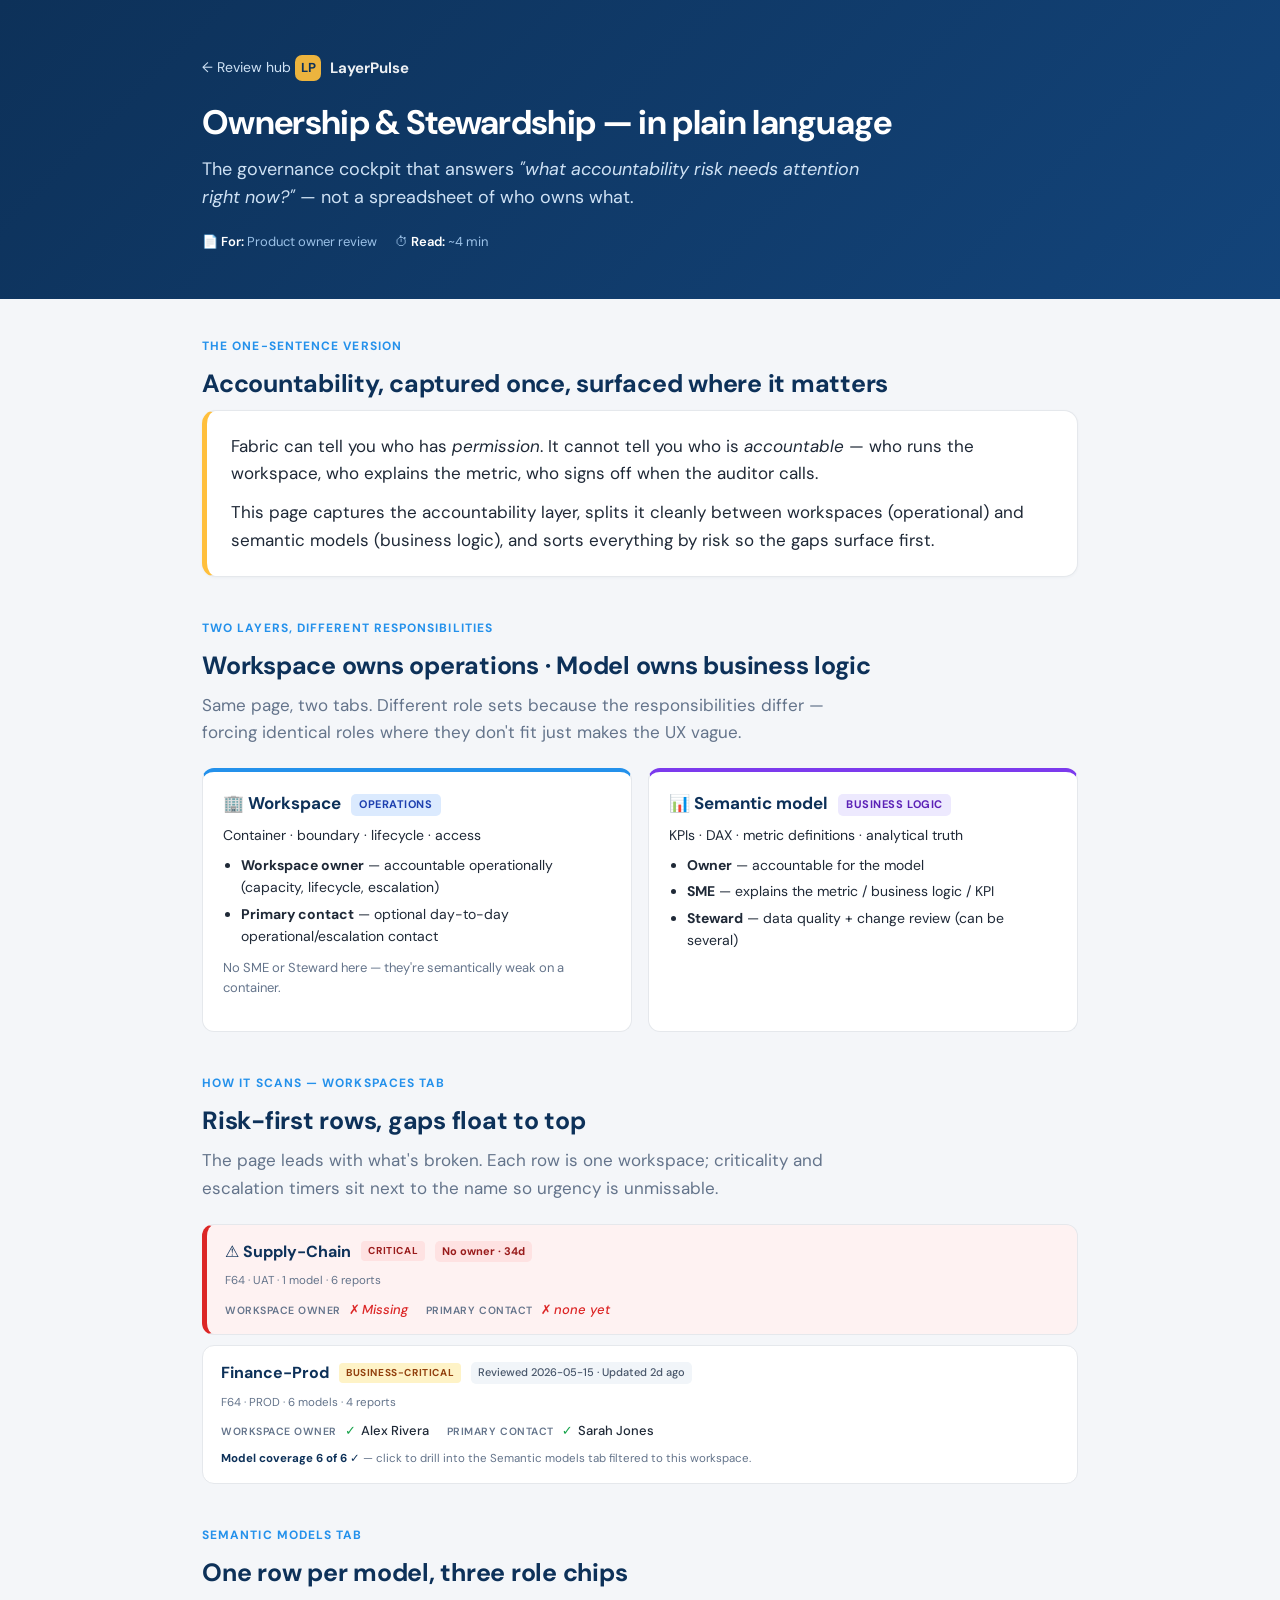
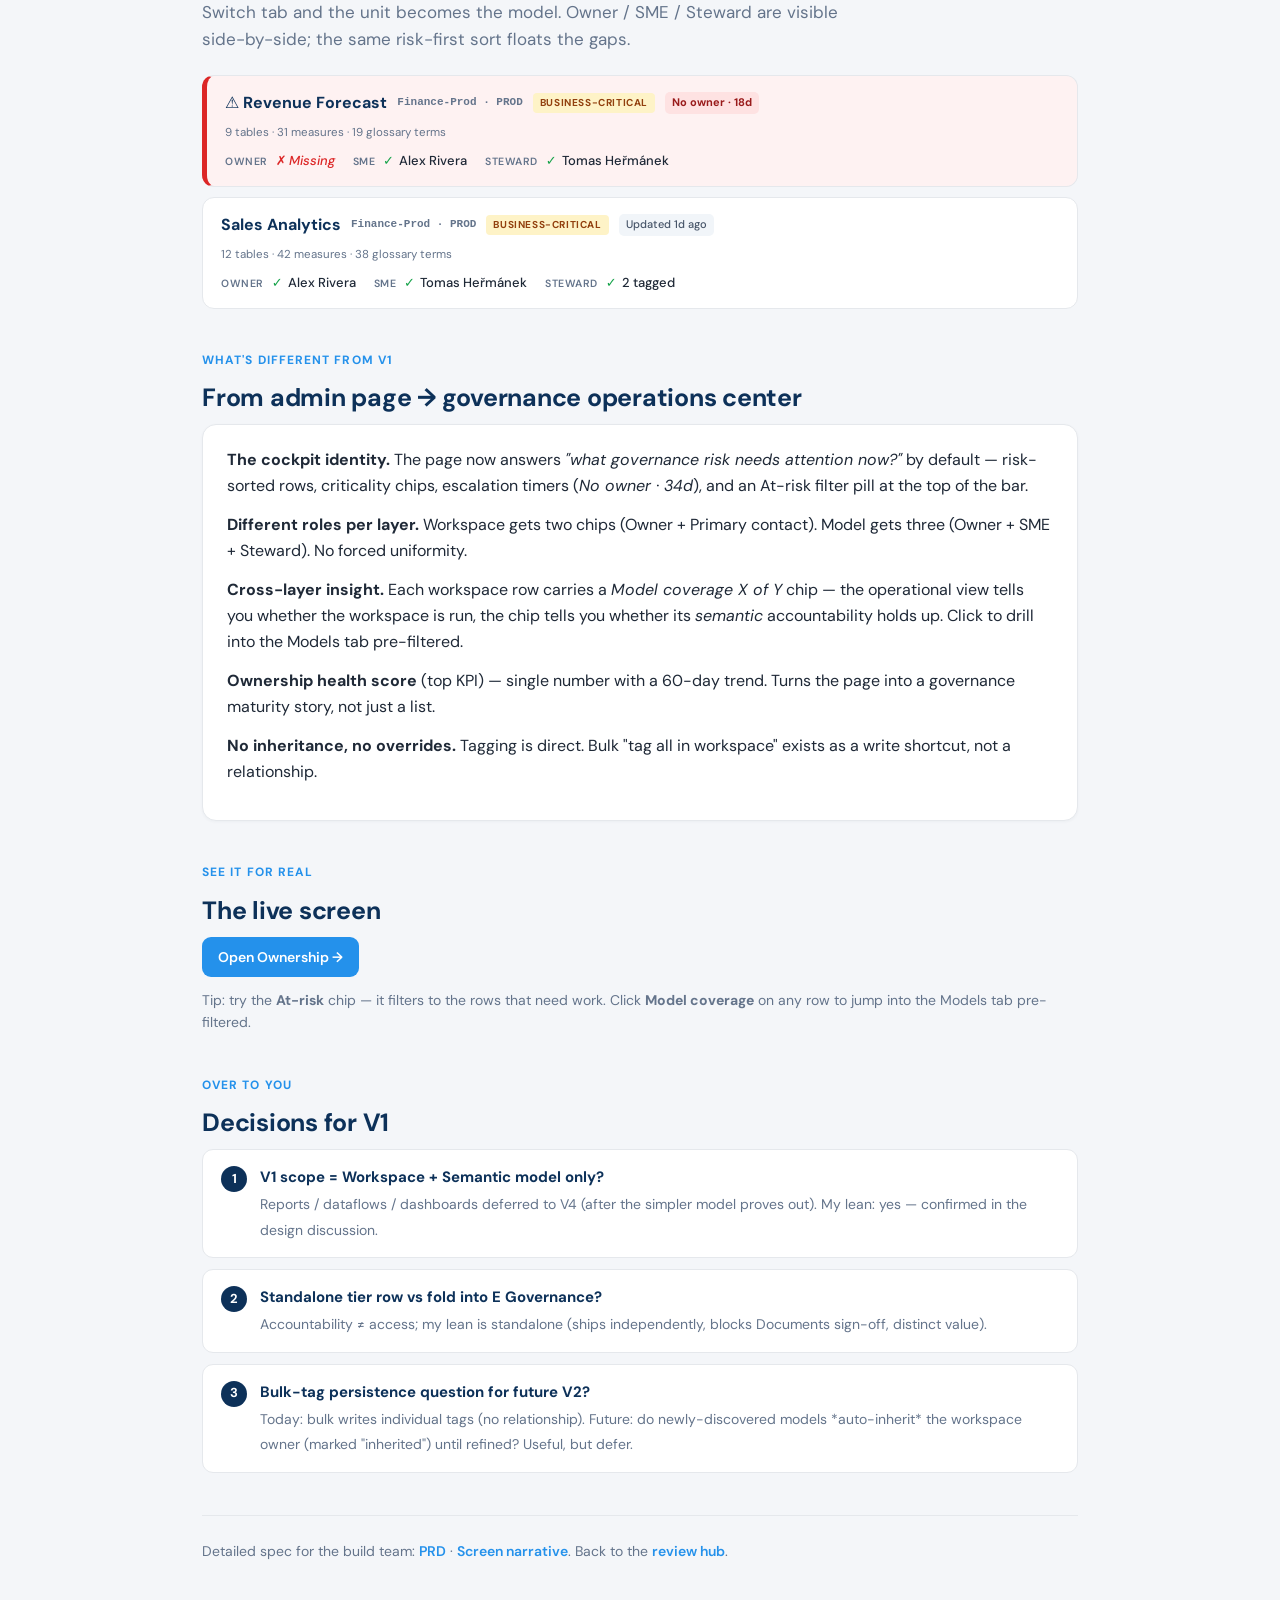
<file: public/review/ownership.html>
<!doctype html>
<html lang="en">
<head>
<meta charset="utf-8"/>
<meta name="viewport" content="width=device-width, initial-scale=1"/>
<title>LayerPulse — Ownership &amp; Stewardship · Plain-language review</title>
<link rel="preconnect" href="https://fonts.googleapis.com">
<link rel="preconnect" href="https://fonts.gstatic.com" crossorigin>
<link href="https://fonts.googleapis.com/css2?family=DM+Sans:wght@400;500;600;700&family=JetBrains+Mono:wght@500&display=swap" rel="stylesheet">
<style>
  :root{--navy:#0D3159;--sky:#2491eb;--gold:#FFBF3C;--orange:#F56E23;--ink:#1f2937;--muted:#64748b;--line:#e5e8ec;--bg:#f4f6f9;--card:#fff;}
  *{box-sizing:border-box} html,body{margin:0;padding:0}
  body{font-family:'DM Sans',system-ui,sans-serif;color:var(--ink);background:var(--bg);line-height:1.6;font-size:16px;-webkit-font-smoothing:antialiased;}
  .wrap{max-width:920px;margin:0 auto;padding:0 22px 80px;} .mono{font-family:'JetBrains Mono',monospace;}
  header.hero{background:linear-gradient(135deg,#0D3159 0%,#13447a 100%);color:#fff;padding:54px 0 46px;margin-bottom:38px;}
  .hero .wrap{padding-bottom:0;}
  .hero-mark{display:inline-flex;align-items:center;gap:9px;font-weight:700;font-size:15px;margin-bottom:22px;opacity:.92;}
  .hero-mark .dot{width:26px;height:26px;border-radius:7px;background:var(--gold);color:var(--navy);display:flex;align-items:center;justify-content:center;font-weight:700;font-size:13px;}
  .hero h1{font-size:34px;line-height:1.15;margin:0 0 12px;font-weight:700;letter-spacing:-.02em;}
  .hero p{font-size:18px;margin:0;color:#cfe2f5;max-width:660px;}
  .hero .meta{margin-top:20px;font-size:13px;color:#9cc2e8;display:flex;gap:18px;flex-wrap:wrap;} .hero .meta b{color:#fff;font-weight:600;}
  section{margin-bottom:42px;}
  .eyebrow{font-size:12px;font-weight:700;letter-spacing:.09em;text-transform:uppercase;color:var(--sky);margin-bottom:8px;}
  h2{font-size:25px;font-weight:700;letter-spacing:-.01em;margin:0 0 6px;color:var(--navy);}
  .lead{font-size:17px;color:var(--muted);margin:0 0 22px;max-width:680px;} p{margin:0 0 14px;}
  .card{background:var(--card);border:1px solid var(--line);border-radius:14px;padding:22px 24px;box-shadow:0 1px 3px rgba(13,49,89,.04);}
  .bigidea{border-left:5px solid var(--gold);} .bigidea p{font-size:17px;margin:0;} .bigidea p+p{margin-top:12px;}
  .twobox{display:grid;grid-template-columns:1fr 1fr;gap:16px;} @media(max-width:680px){.twobox{grid-template-columns:1fr;}}
  .twobox .box{background:var(--card);border:1px solid var(--line);border-radius:12px;padding:18px 20px;}
  .twobox .box.ws{border-top:4px solid var(--sky);} .twobox .box.mo{border-top:4px solid #7c3aed;}
  .twobox h3{margin:0 0 6px;font-size:17px;color:var(--navy);}
  .twobox ul{margin:8px 0 0;padding-left:18px;} .twobox li{font-size:14px;margin-bottom:4px;}
  .pillar{display:inline-block;font-size:11px;font-weight:700;letter-spacing:.05em;text-transform:uppercase;padding:2px 8px;border-radius:5px;margin-left:6px;vertical-align:middle;}
  .p-ws{background:#dbeafe;color:#1e40af;} .p-mo{background:#ede9fe;color:#5b21b6;}
  .row{background:var(--card);border:1px solid var(--line);border-radius:12px;padding:14px 18px;margin-bottom:10px;}
  .row.bad{border-left:5px solid #dc2626;background:#fef2f2;}
  .row .head{display:flex;align-items:center;gap:10px;flex-wrap:wrap;font-weight:700;color:var(--navy);}
  .crit{font-size:10px;font-weight:700;letter-spacing:.06em;padding:2px 7px;border-radius:4px;}
  .crit-c{background:#fee2e2;color:#991b1b;} .crit-bc{background:#fef3c7;color:#92400e;} .crit-i{background:#dbeafe;color:#1e40af;}
  .esc{font-size:11px;font-weight:700;background:#fee2e2;color:#991b1b;padding:2px 7px;border-radius:5px;}
  .esc.ok{background:#f1f5f9;color:#475569;font-weight:500;}
  .roles{display:flex;gap:18px;flex-wrap:wrap;margin-top:9px;font-size:13px;}
  .role .lbl{font-size:10.5px;font-weight:600;text-transform:uppercase;letter-spacing:.05em;color:var(--muted);}
  .role .v{font-weight:500;margin-left:6px;}
  .role .x{color:#dc2626;font-style:italic;}
  .role .ok{color:#16a34a;font-weight:700;margin:0 2px;}
  .role .miss{color:#dc2626;font-weight:700;margin:0 2px;}
  .cov{margin-top:8px;font-size:11.5px;color:var(--muted);}
  .cov b{color:var(--navy);}
  .btn{display:inline-flex;align-items:center;gap:7px;background:var(--sky);color:#fff;text-decoration:none;font-weight:600;font-size:14px;padding:9px 16px;border-radius:9px;}
  .decisions{list-style:none;margin:0;padding:0;}
  .decisions li{background:var(--card);border:1px solid var(--line);border-radius:11px;padding:15px 18px;margin-bottom:11px;display:flex;gap:13px;align-items:flex-start;}
  .decisions .q-num{flex:none;width:26px;height:26px;border-radius:50%;background:var(--navy);color:#fff;font-weight:700;font-size:13px;display:flex;align-items:center;justify-content:center;margin-top:1px;}
  .decisions .q-body b{display:block;font-size:15px;color:var(--navy);margin-bottom:2px;} .decisions .q-body span{font-size:14px;color:var(--muted);}
  footer{border-top:1px solid var(--line);padding-top:24px;margin-top:10px;font-size:14px;color:var(--muted);} footer a{color:var(--sky);text-decoration:none;font-weight:600;}
  .back{display:inline-block;margin-bottom:14px;color:#cfe2f5;text-decoration:none;font-size:14px;}
</style>
</head>
<body>
<header class="hero">
  <div class="wrap">
    <a class="back" href="./">← Review hub</a>
    <div class="hero-mark"><span class="dot">LP</span> LayerPulse</div>
    <h1>Ownership &amp; Stewardship — in plain language</h1>
    <p>The governance cockpit that answers <i>"what accountability risk needs attention right now?"</i> — not a spreadsheet of who owns what.</p>
    <div class="meta"><span>📄 <b>For:</b> Product owner review</span><span>⏱ <b>Read:</b> ~4 min</span></div>
  </div>
</header>
<div class="wrap">

  <section>
    <div class="eyebrow">The one-sentence version</div>
    <h2>Accountability, captured once, surfaced where it matters</h2>
    <div class="card bigidea">
      <p>Fabric can tell you who has <i>permission</i>. It cannot tell you who is <i>accountable</i> — who runs the workspace, who explains the metric, who signs off when the auditor calls.</p>
      <p>This page captures the accountability layer, splits it cleanly between workspaces (operational) and semantic models (business logic), and sorts everything by risk so the gaps surface first.</p>
    </div>
  </section>

  <section>
    <div class="eyebrow">Two layers, different responsibilities</div>
    <h2>Workspace owns operations · Model owns business logic</h2>
    <p class="lead">Same page, two tabs. Different role sets because the responsibilities differ — forcing identical roles where they don't fit just makes the UX vague.</p>
    <div class="twobox">
      <div class="box ws">
        <h3>🏢 Workspace <span class="pillar p-ws">Operations</span></h3>
        <p style="margin:6px 0 8px;font-size:14px;">Container · boundary · lifecycle · access</p>
        <ul>
          <li><b>Workspace owner</b> — accountable operationally (capacity, lifecycle, escalation)</li>
          <li><b>Primary contact</b> — optional day-to-day operational/escalation contact</li>
        </ul>
        <p style="font-size:13px;color:var(--muted);margin-top:10px;">No SME or Steward here — they're semantically weak on a container.</p>
      </div>
      <div class="box mo">
        <h3>📊 Semantic model <span class="pillar p-mo">Business logic</span></h3>
        <p style="margin:6px 0 8px;font-size:14px;">KPIs · DAX · metric definitions · analytical truth</p>
        <ul>
          <li><b>Owner</b> — accountable for the model</li>
          <li><b>SME</b> — explains the metric / business logic / KPI</li>
          <li><b>Steward</b> — data quality + change review (can be several)</li>
        </ul>
      </div>
    </div>
  </section>

  <section>
    <div class="eyebrow">How it scans — Workspaces tab</div>
    <h2>Risk-first rows, gaps float to top</h2>
    <p class="lead">The page leads with what's broken. Each row is one workspace; criticality and escalation timers sit next to the name so urgency is unmissable.</p>

    <div class="row bad">
      <div class="head">⚠ Supply-Chain <span class="crit crit-c">CRITICAL</span> <span class="esc">No owner · 34d</span></div>
      <div class="cov">F64 · UAT · 1 model · 6 reports</div>
      <div class="roles">
        <span class="role"><span class="lbl">Workspace owner</span><span class="v"><span class="miss">✗</span><span class="x">Missing</span></span></span>
        <span class="role"><span class="lbl">Primary contact</span><span class="v"><span class="miss">✗</span><span class="x">none yet</span></span></span>
      </div>
    </div>

    <div class="row">
      <div class="head">Finance-Prod <span class="crit crit-bc">BUSINESS-CRITICAL</span> <span class="esc ok">Reviewed 2026-05-15 · Updated 2d ago</span></div>
      <div class="cov">F64 · PROD · 6 models · 4 reports</div>
      <div class="roles">
        <span class="role"><span class="lbl">Workspace owner</span><span class="v"><span class="ok">✓</span> Alex Rivera</span></span>
        <span class="role"><span class="lbl">Primary contact</span><span class="v"><span class="ok">✓</span> Sarah Jones</span></span>
      </div>
      <div class="cov"><b>Model coverage 6 of 6 ✓</b> — click to drill into the Semantic models tab filtered to this workspace.</div>
    </div>
  </section>

  <section>
    <div class="eyebrow">Semantic models tab</div>
    <h2>One row per model, three role chips</h2>
    <p class="lead">Switch tab and the unit becomes the model. Owner / SME / Steward are visible side-by-side; the same risk-first sort floats the gaps.</p>

    <div class="row bad">
      <div class="head">⚠ Revenue Forecast <span style="font-size:11px;color:var(--muted);font-family:monospace;">Finance-Prod · PROD</span> <span class="crit crit-bc">BUSINESS-CRITICAL</span> <span class="esc">No owner · 18d</span></div>
      <div class="cov">9 tables · 31 measures · 19 glossary terms</div>
      <div class="roles">
        <span class="role"><span class="lbl">Owner</span><span class="v"><span class="miss">✗</span><span class="x">Missing</span></span></span>
        <span class="role"><span class="lbl">SME</span><span class="v"><span class="ok">✓</span> Alex Rivera</span></span>
        <span class="role"><span class="lbl">Steward</span><span class="v"><span class="ok">✓</span> Tomas Heřmánek</span></span>
      </div>
    </div>

    <div class="row">
      <div class="head">Sales Analytics <span style="font-size:11px;color:var(--muted);font-family:monospace;">Finance-Prod · PROD</span> <span class="crit crit-bc">BUSINESS-CRITICAL</span> <span class="esc ok">Updated 1d ago</span></div>
      <div class="cov">12 tables · 42 measures · 38 glossary terms</div>
      <div class="roles">
        <span class="role"><span class="lbl">Owner</span><span class="v"><span class="ok">✓</span> Alex Rivera</span></span>
        <span class="role"><span class="lbl">SME</span><span class="v"><span class="ok">✓</span> Tomas Heřmánek</span></span>
        <span class="role"><span class="lbl">Steward</span><span class="v"><span class="ok">✓</span> 2 tagged</span></span>
      </div>
    </div>
  </section>

  <section>
    <div class="eyebrow">What's different from V1</div>
    <h2>From admin page → governance operations center</h2>
    <div class="card">
      <p><b>The cockpit identity.</b> The page now answers <i>"what governance risk needs attention now?"</i> by default — risk-sorted rows, criticality chips, escalation timers (<i>No owner · 34d</i>), and an At-risk filter pill at the top of the bar.</p>
      <p><b>Different roles per layer.</b> Workspace gets two chips (Owner + Primary contact). Model gets three (Owner + SME + Steward). No forced uniformity.</p>
      <p><b>Cross-layer insight.</b> Each workspace row carries a <i>Model coverage X of Y</i> chip — the operational view tells you whether the workspace is run, the chip tells you whether its <i>semantic</i> accountability holds up. Click to drill into the Models tab pre-filtered.</p>
      <p><b>Ownership health score</b> (top KPI) — single number with a 60-day trend. Turns the page into a governance maturity story, not just a list.</p>
      <p><b>No inheritance, no overrides.</b> Tagging is direct. Bulk "tag all in workspace" exists as a write shortcut, not a relationship.</p>
    </div>
  </section>

  <section>
    <div class="eyebrow">See it for real</div>
    <h2>The live screen</h2>
    <a class="btn" href="https://layerpulze-mockup.vercel.app/ownership" target="_blank" rel="noreferrer">Open Ownership →</a>
    <p style="margin-top:12px;font-size:14px;color:var(--muted);">Tip: try the <b>At-risk</b> chip — it filters to the rows that need work. Click <b>Model coverage</b> on any row to jump into the Models tab pre-filtered.</p>
  </section>

  <section>
    <div class="eyebrow">Over to you</div>
    <h2>Decisions for V1</h2>
    <ul class="decisions">
      <li><span class="q-num">1</span><span class="q-body"><b>V1 scope = Workspace + Semantic model only?</b><span>Reports / dataflows / dashboards deferred to V4 (after the simpler model proves out). My lean: yes — confirmed in the design discussion.</span></span></li>
      <li><span class="q-num">2</span><span class="q-body"><b>Standalone tier row vs fold into E Governance?</b><span>Accountability ≠ access; my lean is standalone (ships independently, blocks Documents sign-off, distinct value).</span></span></li>
      <li><span class="q-num">3</span><span class="q-body"><b>Bulk-tag persistence question for future V2?</b><span>Today: bulk writes individual tags (no relationship). Future: do newly-discovered models *auto-inherit* the workspace owner (marked "inherited") until refined? Useful, but defer.</span></span></li>
    </ul>
  </section>

  <footer>
    <div>Detailed spec for the build team: <a href="https://github.com/michielq16/layerpulse_mockup/blob/main/docs/prds/ownership.md" target="_blank" rel="noreferrer">PRD</a> · <a href="https://github.com/michielq16/layerpulse_mockup/blob/main/docs/screens/ownership.md" target="_blank" rel="noreferrer">Screen narrative</a>. Back to the <a href="./">review hub</a>.</div>
  </footer>
</div>
</body>
</html>
</file>
<file: docs/screen-mocks/finops.css>
/* ───────────────────────────────────────────────────────────────────────
   LayerPulse FinOps screen-mock design system (shared by all FinOps v2 mocks)
   Capacity · Workload Mix · Cost & Usage — one visual language.
   INTERNAL mocks (real SBM data); not the production stylesheet.
   ─────────────────────────────────────────────────────────────────────── */
:root{
  --navy:#0a1d3a; --navy2:#13315c; --sky:#0284c7; --sky-soft:#e0f2fe; --sky-line:#38bdf8;
  --gold:#FFBF3C; --orange:#F56E23;
  --ink:#0f172a; --ink-soft:#334155; --muted:#64748b; --line:#e2e8f0; --bg:#f1f5f9; --card:#fff;
  --rose:#e11d48; --rose-soft:#ffe4e6; --amber:#d97706; --amber-soft:#fffbeb; --emerald:#059669; --emerald-soft:#dcfce7; --violet:#7c3aed;
  /* workload palette — shared across all FinOps screens so colors mean the same thing everywhere */
  --wl-dataset:#2563eb; --wl-dataflow:#7c3aed; --wl-pbi:#0ea5e9; --wl-other:#94a3b8;
  --sans:'DM Sans',system-ui,sans-serif; --mono:'JetBrains Mono',ui-monospace,monospace;
}
*{box-sizing:border-box;margin:0;padding:0}
body{font-family:var(--sans);background:var(--bg);color:var(--ink);font-size:13px;line-height:1.45}
.num{font-family:var(--mono);font-variant-numeric:tabular-nums}

/* INTERNAL banner */
.intbar{background:#7f1d1d;color:#fff;font-family:var(--mono);font-size:11px;padding:6px 16px;line-height:1.5}
.intbar b{color:var(--gold)} .intbar code{color:#fca5a5}

/* shell */
.shell{display:flex;min-height:100vh}
.side{width:212px;flex:0 0 212px;background:var(--navy);color:#cbd5e1;padding:14px 0;position:sticky;top:0;height:100vh;overflow:auto}
.brand{display:flex;align-items:center;gap:8px;padding:0 16px 4px;font-weight:700;color:#fff;font-size:15px}
.brand .logo{width:18px;height:18px;border-radius:4px;background:linear-gradient(135deg,var(--sky-line),var(--sky))}
.cust{padding:6px 16px 14px;border-bottom:1px solid rgba(255,255,255,.08);margin-bottom:8px}
.cust .n{color:#e2e8f0;font-weight:600;font-size:12px}
.cust .s{color:#7c93b3;font-size:10.5px}
.navsec{color:#5b7297;font-size:9.5px;letter-spacing:.12em;text-transform:uppercase;padding:12px 16px 4px;font-weight:600}
.navi{display:flex;align-items:center;gap:9px;padding:6px 16px;font-size:12.5px;color:#aab8cc;cursor:default;text-decoration:none}
.navi.active{background:var(--sky);color:#fff;font-weight:600}
.navi.link{cursor:pointer} .navi.link:hover{color:#fff;background:rgba(255,255,255,.05)}
.navi .ic{width:14px;text-align:center;opacity:.85}

.main{flex:1;min-width:0;display:flex;flex-direction:column}
.top{display:flex;align-items:center;justify-content:space-between;background:#fff;border-bottom:1px solid var(--line);padding:10px 20px}
.top .ttl{font-size:13px;color:var(--ink-soft);font-weight:600}
.chips{display:flex;gap:8px;align-items:center}
.chip{background:var(--sky);color:#fff;border-radius:999px;padding:3px 10px;font-size:11px;font-weight:500;display:flex;gap:6px;align-items:center}
.chip .x{opacity:.7} .clear{color:var(--sky);font-size:11px}
.pill{background:#f8fafc;border:1px solid var(--line);border-radius:8px;padding:4px 9px;font-size:11.5px;display:flex;gap:7px;align-items:center}

.content{padding:20px 24px;max-width:1320px}
h1{font-size:20px;font-weight:700;letter-spacing:-.01em}
.sub{color:var(--muted);font-size:12px;margin-top:2px}
.sub code,.tag code{font-family:var(--mono);background:#eef2f7;padding:1px 5px;border-radius:4px;font-size:11px}

.filterbar{display:flex;align-items:center;gap:14px;background:#fff;border:1px solid var(--line);border-radius:10px;padding:9px 14px;margin:14px 0}
.filterbar .lbl{font-size:10px;letter-spacing:.1em;text-transform:uppercase;color:var(--muted);font-weight:600}
.seg{display:flex;border:1px solid var(--line);border-radius:8px;overflow:hidden}
.seg button{border:0;background:#fff;padding:5px 12px;font-size:12px;color:var(--ink-soft);cursor:pointer;font-family:var(--sans)}
.seg button.on{background:var(--sky);color:#fff;font-weight:600}

.card{background:var(--card);border:1px solid var(--line);border-radius:12px;padding:16px}
.card h3{font-size:13px;font-weight:700;color:var(--ink)}
.card .tag{font-size:10.5px;color:var(--muted);margin-top:1px}
.newtag{display:inline-block;background:var(--sky-soft);color:var(--sky);font-size:9px;font-weight:700;letter-spacing:.06em;padding:1px 6px;border-radius:5px;vertical-align:middle;margin-left:6px;text-transform:uppercase}
.newtag.fix{background:var(--emerald-soft);color:var(--emerald)}
.note{font-size:11px;color:var(--muted);margin-top:8px}

/* ① KPI strip */
.kpis{display:grid;grid-template-columns:repeat(4,1fr);gap:12px;margin-bottom:14px}
.kpi{background:#fff;border:1px solid var(--line);border-radius:12px;padding:13px 15px}
.kpi.warn{border-color:#fde68a;background:linear-gradient(#fffdf6,#fff)}
.kpi .l{font-size:10px;letter-spacing:.09em;text-transform:uppercase;color:var(--muted);font-weight:600}
.kpi .v{font-family:var(--mono);font-size:22px;font-weight:600;margin-top:4px;letter-spacing:-.01em}
.kpi .v small{font-size:12px;color:var(--muted);font-weight:500}
.kpi .v.rose{color:var(--rose)} .kpi .v.amber{color:var(--amber)} .kpi .v.emerald{color:var(--emerald)} .kpi .v.sky{color:var(--sky)}
.kpi .d{font-size:11px;color:var(--muted);margin-top:3px}
.kpi .d.ok{color:var(--emerald)} .kpi .d.warn{color:var(--amber)} .kpi .d.bad{color:var(--rose)}
.spark{height:16px;margin-top:6px;display:flex;align-items:flex-end;gap:2px}
.spark i{flex:1;background:#cbd5e1;border-radius:1px}

/* verdict pill (rhymes with persona-doc verdicts) */
.verdict{display:flex;align-items:center;gap:14px;border:1px solid var(--line);border-radius:12px;padding:12px 16px;background:#fff;margin-bottom:14px}
.verdict .lab{font-size:9.5px;letter-spacing:.14em;text-transform:uppercase;color:var(--muted);font-weight:700}
.verdict .val{font-family:var(--sans);font-weight:800;font-size:20px;letter-spacing:.02em}
.verdict.over .val{color:var(--rose)} .verdict.watch .val{color:var(--amber)} .verdict.ok .val{color:var(--emerald)}
.verdict .why{font-size:11.5px;color:var(--ink-soft);border-left:1px solid var(--line);padding-left:14px;font-family:var(--mono)}

/* composition bar */
.compbar{display:flex;height:34px;border-radius:8px;overflow:hidden;margin:10px 0 12px;border:1px solid var(--line)}
.compbar i{display:flex;align-items:center;justify-content:center;color:#fff;font-size:11px;font-weight:600}
.complegend{display:grid;grid-template-columns:repeat(4,1fr);gap:8px}
.lg{display:flex;align-items:center;gap:8px;font-size:12px;border:1px solid var(--line);border-radius:8px;padding:7px 10px}
.lg .sw{width:10px;height:10px;border-radius:3px;flex:0 0 auto}
.lg .meta{margin-left:auto;text-align:right;font-family:var(--mono);font-size:11px;color:var(--ink-soft)}
.lg .meta b{color:var(--ink)}

/* layout helpers */
.row2{display:grid;grid-template-columns:1.05fr 1.25fr;gap:14px;margin:14px 0}
.row2b{display:grid;grid-template-columns:1.4fr 1fr;gap:14px;margin:14px 0}

/* area chart (capacity CU%) */
.areawrap{position:relative;margin-top:12px}
.areawrap svg{display:block;width:100%;height:200px}
.zonelbl{position:absolute;right:0;top:0;font-size:9px;color:var(--rose);font-family:var(--mono)}

/* honest GAP card */
.gapcard{border:1px dashed var(--amber);background:var(--amber-soft);border-radius:12px;padding:16px}
.gapcard h3{color:var(--amber)}
.gapcard .big{font-family:var(--mono);font-size:18px;font-weight:600;color:var(--amber);margin:8px 0 2px}
.gapcard p{font-size:11.5px;color:#92600c;line-height:1.55}

/* trend */
.trendwrap{display:flex;align-items:flex-end;gap:2px;height:150px;margin-top:12px;border-bottom:1px solid var(--line)}
.tbar{flex:1;display:flex;flex-direction:column-reverse;border-radius:2px 2px 0 0;overflow:hidden;min-width:0}
.tbar span{display:block}
.legend-mini{display:flex;gap:14px;font-size:11px;color:var(--muted);margin-top:8px;flex-wrap:wrap}
.legend-mini i{display:inline-block;width:9px;height:9px;border-radius:2px;margin-right:5px;vertical-align:middle}

/* heatmap */
.hm{display:grid;grid-template-columns:42px repeat(24,1fr);gap:2px;margin-top:10px}
.hm .hh{font-size:8.5px;color:var(--muted);text-align:center;font-family:var(--mono)}
.hm .dl{font-size:10px;color:var(--muted);display:flex;align-items:center}
.hm .cell{height:15px;border-radius:2px;background:#f1f5f9}
.hmleg{display:flex;align-items:center;gap:6px;font-size:10.5px;color:var(--muted);margin-top:9px}
.hmleg .sw{width:13px;height:13px;border-radius:2px}

/* tables */
table{width:100%;border-collapse:collapse;margin-top:10px}
th{font-size:9.5px;letter-spacing:.07em;text-transform:uppercase;color:var(--muted);text-align:left;font-weight:600;padding:6px 8px;border-bottom:1px solid var(--line)}
td{padding:8px;border-bottom:1px solid #f1f5f9;font-size:12.5px}
th.r,td.r{text-align:right}
.typetag{background:#eef2f7;color:var(--ink-soft);font-size:10px;padding:1px 7px;border-radius:5px}
.dot{display:inline-flex;align-items:center;gap:5px;font-size:11px}
.dot b{width:7px;height:7px;border-radius:50%;display:inline-block}
.dot.active b{background:var(--emerald)} .dot.active{color:var(--emerald)}
.dot.dev b{background:var(--amber)} .dot.dev{color:var(--amber)}
.dot.idle b{background:var(--rose)} .dot.idle{color:var(--rose)}
.barcell{display:flex;align-items:center;gap:7px}
.barcell .track{flex:1;height:6px;background:#eef2f7;border-radius:3px;overflow:hidden;min-width:50px}
.barcell .fill{height:100%;background:var(--sky);border-radius:3px}

/* decision bar */
.decide{display:flex;align-items:center;gap:16px;background:linear-gradient(90deg,var(--navy),var(--navy2));color:#e2e8f0;border-radius:12px;padding:14px 18px;margin-top:16px}
.decide .txt{font-size:12.5px;line-height:1.5}
.decide .txt b{color:#fff} .decide .txt .gold{color:var(--gold);font-family:var(--mono)}
.decide .btns{margin-left:auto;display:flex;gap:9px;flex:0 0 auto}
.btn{background:var(--gold);color:var(--navy);border:0;border-radius:8px;padding:8px 13px;font-size:12px;font-weight:700;cursor:pointer;font-family:var(--sans);white-space:nowrap;text-decoration:none;display:inline-block}
.btn.ghost{background:transparent;color:#cbd5e1;border:1px solid rgba(255,255,255,.25)}

.callout{font-size:11px;color:var(--muted);background:var(--amber-soft);border:1px solid #fde68a;border-radius:8px;padding:8px 11px;margin-top:10px}
.callout b{color:var(--amber)}
.callout.good{background:var(--emerald-soft);border-color:#a7f3d0} .callout.good b{color:var(--emerald)}
</file>
<file: public/review/perfect-doc/doc.css>
/* ════════════════════════════════════════════════════════════════════
   LayerPulse — Perfect Document Persona Series · shared stylesheet
   ────────────────────────────────────────────────────────────────────
   Loaded by perfect-doc-bi-manager.html, -finops.html, -governance.html,
   -engineer.html. Shippable Word-doc aesthetic on screen + clean .docx
   when printed/exported. A4 page geometry, professional document
   typography, tasteful LayerPulse brand application.
   ──────────────────────────────────────────────────────────────────── */

@import url('https://fonts.googleapis.com/css2?family=Inter:wght@400;500;600;700;800&family=Source+Serif+4:opsz,wght@8..60,400;8..60,500;8..60,600&family=JetBrains+Mono:wght@400;500;600&display=swap');

:root {
  /* Brand */
  --navy:        #0D3159;
  --navy-deep:   #082548;
  --navy-soft:   #1f4878;
  --sky:         #2491eb;
  --sky-soft:    #DCEEFE;
  --gold:        #FFBF3C;
  --gold-soft:   #FFF1C9;
  --orange:      #F56E23;

  /* Status */
  --emerald:     #16a34a;
  --emerald-soft:#dcfce7;
  --amber:       #d97706;
  --amber-soft:  #fef3c7;
  --rose:        #dc2626;
  --rose-soft:   #fee2e2;
  --violet:      #7c3aed;

  /* Neutrals */
  --ink:         #1a1f2e;
  --ink-soft:    #334155;
  --muted:       #64748b;
  --muted-soft:  #94a3b8;
  --line:        #cbd5e1;
  --line-soft:   #e2e8f0;
  --bg:          #f1f3f7;
  --paper:       #ffffff;

  /* Typography */
  --serif:    'Source Serif 4', 'Source Serif Pro', Georgia, 'Times New Roman', serif;
  --sans:     'Inter', -apple-system, BlinkMacSystemFont, 'Segoe UI', Roboto, sans-serif;
  --mono:     'JetBrains Mono', 'Consolas', 'Courier New', monospace;

  /* A4 geometry (210mm × 297mm @ 96dpi ≈ 794×1123px) */
  --page-w:    210mm;
  --page-h:    297mm;
  --page-pad:  22mm;
}

* { box-sizing: border-box; }
html, body { margin: 0; padding: 0; }

body {
  background: var(--bg);
  font-family: var(--serif);
  color: var(--ink);
  line-height: 1.55;
  font-size: 11pt;
  -webkit-font-smoothing: antialiased;
}

/* ───────────────────── PAGE GEOMETRY ───────────────────── */

.doc-shell {
  display: flex;
  flex-direction: column;
  align-items: center;
  padding: 28px 16px 64px;
  gap: 18px;
}

.doc-page {
  background: var(--paper);
  width: var(--page-w);
  min-height: var(--page-h);
  padding: var(--page-pad);
  position: relative;
  box-shadow:
    0 1px 2px rgba(13,49,89,.06),
    0 8px 24px rgba(13,49,89,.08);
  page-break-after: always;
  display: flex;
  flex-direction: column;
}

.doc-page:last-child { page-break-after: auto; }

/* ───────────────────── HEADER + FOOTER ───────────────────── */

.doc-head {
  display: flex;
  align-items: center;
  justify-content: space-between;
  padding-bottom: 8mm;
  border-bottom: 0.4mm solid var(--line);
  margin-bottom: 10mm;
  font-family: var(--sans);
  font-size: 8pt;
  color: var(--muted);
  letter-spacing: 0.03em;
}

.doc-head .doc-mark {
  display: inline-flex;
  align-items: center;
  gap: 7px;
  font-weight: 700;
  color: var(--navy);
  text-transform: uppercase;
  letter-spacing: 0.08em;
  font-size: 9pt;
}
.doc-head .doc-mark .dot {
  width: 9px; height: 9px; border-radius: 2px;
  background: linear-gradient(135deg, var(--sky), var(--navy));
}
.doc-head .doc-mark .mark-sep {
  width: 1px; height: 11px; background: var(--line);
  margin: 0 4px;
}
.doc-head .doc-mark .doc-type {
  font-weight: 500;
  color: var(--muted);
  letter-spacing: 0.05em;
  font-size: 8.5pt;
  text-transform: none;
}

.doc-head .doc-meta {
  font-family: var(--mono);
  font-size: 7.5pt;
  color: var(--muted);
}

.doc-foot {
  margin-top: auto;
  padding-top: 8mm;
  border-top: 0.3mm solid var(--line-soft);
  display: flex;
  align-items: center;
  justify-content: space-between;
  font-family: var(--sans);
  font-size: 7.5pt;
  color: var(--muted);
  letter-spacing: 0.02em;
}
.doc-foot .doc-pgnum {
  font-family: var(--mono);
  font-weight: 600;
  color: var(--navy);
}
.doc-foot .doc-confidential {
  text-transform: uppercase;
  letter-spacing: 0.12em;
  font-size: 7pt;
  color: var(--muted-soft);
}

/* ───────────────────── COVER PAGE ───────────────────── */

.doc-cover {
  display: flex;
  flex-direction: column;
  height: calc(var(--page-h) - 2 * var(--page-pad));
}

.doc-cover-band {
  background: linear-gradient(135deg, var(--navy) 0%, var(--navy-soft) 100%);
  color: #ffffff;
  padding: 14mm 16mm;
  margin: -22mm -22mm 12mm;
  position: relative;
  overflow: hidden;
}
.doc-cover-band::after {
  content: '';
  position: absolute;
  right: -40mm; top: -40mm;
  width: 120mm; height: 120mm;
  border-radius: 50%;
  background: radial-gradient(circle, rgba(255,191,60,0.18) 0%, rgba(255,191,60,0) 70%);
  pointer-events: none;
}
.doc-cover-band .doc-mark {
  display: inline-flex;
  align-items: center;
  gap: 8px;
  font-family: var(--sans);
  font-weight: 700;
  font-size: 10pt;
  color: var(--gold);
  text-transform: uppercase;
  letter-spacing: 0.14em;
  margin-bottom: 6mm;
}
.doc-cover-band .doc-mark .dot {
  width: 13px; height: 13px; border-radius: 3px;
  background: var(--gold);
}
.doc-cover-band h1 {
  font-family: var(--serif);
  font-weight: 600;
  font-size: 32pt;
  line-height: 1.1;
  margin: 0 0 4mm;
  letter-spacing: -0.01em;
}
.doc-cover-band .doc-sub {
  font-family: var(--sans);
  font-weight: 500;
  font-size: 13pt;
  color: rgba(255,255,255,0.85);
  margin: 0;
  letter-spacing: 0.01em;
}
.doc-cover-band .doc-persona {
  font-family: var(--sans);
  font-size: 9pt;
  font-weight: 600;
  letter-spacing: 0.15em;
  text-transform: uppercase;
  color: var(--gold);
  margin-top: 5mm;
  display: inline-flex;
  align-items: center;
  gap: 6px;
}
.doc-cover-band .doc-persona::before {
  content: '';
  display: inline-block;
  width: 18px; height: 1.2px;
  background: var(--gold);
}

.doc-cover-meta {
  display: grid;
  grid-template-columns: repeat(2, 1fr);
  gap: 6mm 14mm;
  padding: 0 2mm;
  margin: 5mm 0;
}
.doc-cover-meta .meta-row {
  display: flex; flex-direction: column; gap: 1mm;
  padding: 3mm 0;
  border-bottom: 0.3mm solid var(--line-soft);
}
.doc-cover-meta .meta-row .meta-k {
  font-family: var(--sans);
  font-size: 7.5pt;
  font-weight: 600;
  letter-spacing: 0.12em;
  text-transform: uppercase;
  color: var(--muted);
}
.doc-cover-meta .meta-row .meta-v {
  font-family: var(--sans);
  font-size: 11pt;
  font-weight: 500;
  color: var(--navy);
}
.doc-cover-meta .meta-row .meta-v.mono {
  font-family: var(--mono);
  font-size: 10pt;
  font-weight: 500;
}

.doc-cover-hero {
  margin: 8mm 0 6mm;
  padding: 10mm 12mm;
  border: 0.4mm solid var(--line);
  border-left: 2mm solid var(--gold);
  background: linear-gradient(180deg, #fffdf5 0%, #ffffff 100%);
}
.doc-cover-hero .hero-label {
  font-family: var(--sans);
  font-size: 8pt;
  font-weight: 700;
  letter-spacing: 0.18em;
  text-transform: uppercase;
  color: var(--muted);
}
.doc-cover-hero .hero-value {
  font-family: var(--sans);
  font-weight: 700;
  font-size: 56pt;
  line-height: 1;
  color: var(--navy);
  margin: 3mm 0 2mm;
  letter-spacing: -0.02em;
}
.doc-cover-hero .hero-value .small {
  font-size: 24pt;
  color: var(--muted);
  font-weight: 500;
}
.doc-cover-hero .hero-value .num {
  color: var(--navy);
}
.doc-cover-hero .hero-trend {
  font-family: var(--sans);
  font-size: 10pt;
  font-weight: 600;
  color: var(--emerald);
  display: inline-flex;
  align-items: center;
  gap: 4px;
}
.doc-cover-hero .hero-trend.down { color: var(--rose); }
.doc-cover-hero .hero-trend.warn { color: var(--amber); }
.doc-cover-hero .hero-tag {
  font-family: var(--serif);
  font-style: italic;
  font-size: 12pt;
  color: var(--ink-soft);
  margin-top: 4mm;
}

.doc-cover-verdict {
  display: inline-block;
  padding: 4mm 8mm;
  font-family: var(--sans);
  font-weight: 800;
  font-size: 14pt;
  letter-spacing: 0.08em;
  text-transform: uppercase;
}
.doc-cover-verdict.keep    { background: var(--emerald-soft); color: var(--emerald); border-left: 2mm solid var(--emerald); }
.doc-cover-verdict.opt     { background: var(--amber-soft);   color: var(--amber);   border-left: 2mm solid var(--amber); }
.doc-cover-verdict.retire  { background: var(--rose-soft);    color: var(--rose);    border-left: 2mm solid var(--rose); }
.doc-cover-verdict.ready   { background: var(--emerald-soft); color: var(--emerald); border-left: 2mm solid var(--emerald); }
.doc-cover-verdict.gaps    { background: var(--amber-soft);   color: var(--amber);   border-left: 2mm solid var(--amber); }

/* ───────────────────── BODY TYPOGRAPHY ───────────────────── */

.doc-body h2 {
  font-family: var(--sans);
  font-weight: 700;
  font-size: 16pt;
  color: var(--navy);
  margin: 8mm 0 3mm;
  padding-bottom: 2mm;
  border-bottom: 0.5mm solid var(--navy);
  display: flex;
  align-items: baseline;
  gap: 6mm;
  letter-spacing: -0.01em;
}
.doc-body h2 .h2-num {
  font-family: var(--mono);
  font-weight: 500;
  font-size: 11pt;
  color: var(--gold);
  letter-spacing: 0.05em;
}

.doc-body h3 {
  font-family: var(--sans);
  font-weight: 600;
  font-size: 12pt;
  color: var(--navy);
  margin: 6mm 0 2mm;
  display: flex;
  align-items: center;
  gap: 5mm;
}

.doc-body h4 {
  font-family: var(--sans);
  font-weight: 600;
  font-size: 10.5pt;
  color: var(--ink);
  margin: 4mm 0 1.5mm;
}

.doc-body p {
  margin: 0 0 3mm;
  text-align: justify;
  hyphens: auto;
}
.doc-body p.lead {
  font-size: 12pt;
  color: var(--ink-soft);
  margin-bottom: 5mm;
  font-style: italic;
}
.doc-body strong { color: var(--navy); font-weight: 600; }
.doc-body em { color: var(--ink-soft); }

.doc-body ul, .doc-body ol {
  margin: 0 0 4mm; padding-left: 6mm;
}
.doc-body li { margin-bottom: 1.5mm; }

/* ───────────────────── FIT/GAP CHIPS ───────────────────── */

.doc-fit {
  display: inline-flex;
  align-items: center;
  gap: 3px;
  font-family: var(--mono);
  font-size: 7.5pt;
  font-weight: 600;
  padding: 1px 6px;
  border-radius: 3px;
  letter-spacing: 0.04em;
  vertical-align: middle;
  margin-left: auto;
  cursor: help;
}
.doc-fit.ok      { background: var(--emerald-soft); color: var(--emerald); }
.doc-fit.partial { background: var(--amber-soft);   color: var(--amber); }
.doc-fit.gap     { background: var(--rose-soft);    color: var(--rose); }

/* ───────────────────── TABLES ───────────────────── */

.doc-body table {
  width: 100%;
  border-collapse: collapse;
  margin: 3mm 0 6mm;
  font-family: var(--sans);
  font-size: 9.5pt;
}
.doc-body table th {
  text-align: left;
  background: var(--navy);
  color: #ffffff;
  font-weight: 600;
  font-size: 8.5pt;
  letter-spacing: 0.06em;
  text-transform: uppercase;
  padding: 2.5mm 3mm;
  border-bottom: 1mm solid var(--gold);
}
.doc-body table td {
  padding: 2.5mm 3mm;
  border-bottom: 0.3mm solid var(--line-soft);
  vertical-align: top;
}
.doc-body table tr:nth-child(even) td { background: #fafbfc; }
.doc-body table tr:last-child td { border-bottom: 0.4mm solid var(--line); }
.doc-body table td.num,
.doc-body table th.num {
  text-align: right;
  font-family: var(--mono);
  font-weight: 500;
}
.doc-body table td.center { text-align: center; }
.doc-body table .row-strong { font-weight: 600; color: var(--navy); }

/* Status pills in tables */
.pill {
  display: inline-block;
  padding: 1px 7px;
  border-radius: 3px;
  font-family: var(--sans);
  font-size: 8pt;
  font-weight: 600;
  letter-spacing: 0.03em;
  text-transform: uppercase;
}
.pill.low,    .pill.good,  .pill.healthy, .pill.pass, .pill.ok       { background: var(--emerald-soft); color: var(--emerald); }
.pill.medium, .pill.warn,  .pill.attention                            { background: var(--amber-soft);   color: var(--amber); }
.pill.high,   .pill.poor,  .pill.fail,    .pill.critical              { background: var(--rose-soft);    color: var(--rose); }
.pill.info                                                            { background: var(--sky-soft);     color: var(--sky); }
.pill.neutral                                                         { background: #e2e8f0;             color: var(--ink-soft); }

/* ───────────────────── KPI / STAT GRIDS ───────────────────── */

.kpi-grid {
  display: grid;
  grid-template-columns: repeat(4, 1fr);
  gap: 3mm;
  margin: 4mm 0 6mm;
}
.kpi-grid.three { grid-template-columns: repeat(3, 1fr); }
.kpi-grid.two { grid-template-columns: repeat(2, 1fr); }

.kpi {
  border: 0.3mm solid var(--line-soft);
  background: #fafbfc;
  padding: 4mm 4mm 3mm;
}
.kpi .kpi-l {
  font-family: var(--sans);
  font-size: 7.5pt;
  font-weight: 600;
  letter-spacing: 0.08em;
  text-transform: uppercase;
  color: var(--muted);
}
.kpi .kpi-v {
  font-family: var(--sans);
  font-size: 20pt;
  font-weight: 700;
  color: var(--navy);
  margin: 1.5mm 0 0;
  letter-spacing: -0.01em;
  font-variant-numeric: tabular-nums;
}
.kpi .kpi-v .unit { font-size: 11pt; color: var(--muted); font-weight: 500; margin-left: 2px; }
.kpi .kpi-trend {
  font-family: var(--mono);
  font-size: 8pt;
  font-weight: 600;
  margin-top: 1.5mm;
}
.kpi .kpi-trend.up { color: var(--emerald); }
.kpi .kpi-trend.down { color: var(--rose); }
.kpi .kpi-trend.warn { color: var(--amber); }
.kpi.alert {
  border-left: 1.5mm solid var(--amber);
}
.kpi.critical {
  border-left: 1.5mm solid var(--rose);
}
.kpi.healthy {
  border-left: 1.5mm solid var(--emerald);
}

/* ───────────────────── CALLOUTS ───────────────────── */

.callout {
  display: grid;
  grid-template-columns: 1.2mm 1fr;
  gap: 4mm;
  margin: 4mm 0;
  padding: 4mm 5mm;
  background: #fafbfc;
  border: 0.3mm solid var(--line-soft);
}
/* Color the empty <div></div> spacer that the HTML already provides; do NOT
   use ::before, because the pseudo-element would create a third grid item
   and push the content div into a 1.2mm-wide column (causing single-word
   wrap collapse). */
.callout > div:first-child          { background: var(--gold);    min-height: 100%; }
.callout.critical > div:first-child { background: var(--rose); }
.callout.warn > div:first-child     { background: var(--amber); }
.callout.info > div:first-child     { background: var(--sky); }
.callout.success > div:first-child  { background: var(--emerald); }
.callout > div:nth-child(2) { min-width: 0; padding-left: 0; }
.callout .callout-l {
  font-family: var(--sans);
  font-weight: 700;
  font-size: 8pt;
  letter-spacing: 0.14em;
  text-transform: uppercase;
  color: var(--muted);
  margin-bottom: 1.5mm;
}
.callout.critical .callout-l { color: var(--rose); }
.callout.warn     .callout-l { color: var(--amber); }
.callout.info     .callout-l { color: var(--sky); }
.callout.success  .callout-l { color: var(--emerald); }
.callout p { margin: 0; }

/* ───────────────────── BLAST RADIUS / TREE ───────────────────── */

.blast {
  font-family: var(--mono);
  font-size: 9.5pt;
  line-height: 1.6;
  background: var(--navy-deep);
  color: #ffffff;
  padding: 5mm 6mm;
  margin: 4mm 0 6mm;
  white-space: pre;
  overflow-x: auto;
  border-left: 2mm solid var(--gold);
}
.blast .b-root  { color: var(--gold); font-weight: 700; }
.blast .b-node  { color: var(--sky); }
.blast .b-leaf  { color: #ffffff; }
.blast .b-warn  { color: #fcd34d; font-weight: 600; }

/* ───────────────────── BARS / SCORE BLOCKS ───────────────────── */

.score-block {
  display: grid;
  grid-template-columns: 60mm 1fr 15mm;
  align-items: center;
  gap: 4mm;
  padding: 2mm 0;
  font-family: var(--sans);
  font-size: 10pt;
}
.score-block .sb-label { color: var(--ink-soft); }
.score-block .sb-track {
  height: 4.5mm;
  background: var(--line-soft);
  position: relative;
  overflow: hidden;
}
.score-block .sb-fill {
  height: 100%;
  background: linear-gradient(90deg, var(--sky), var(--navy));
}
.score-block .sb-fill.good   { background: linear-gradient(90deg, var(--emerald) 0%, #0d8c44 100%); }
.score-block .sb-fill.warn   { background: linear-gradient(90deg, var(--amber) 0%, #b45309 100%); }
.score-block .sb-fill.poor   { background: linear-gradient(90deg, var(--rose) 0%, #991b1b 100%); }
.score-block .sb-val {
  font-family: var(--mono);
  font-weight: 600;
  text-align: right;
  color: var(--navy);
}

/* ───────────────────── WATERFALL ───────────────────── */

.waterfall {
  display: grid;
  grid-template-columns: 60mm 1fr 28mm;
  align-items: center;
  gap: 4mm;
  padding: 2.5mm 0;
  border-bottom: 0.3mm solid var(--line-soft);
  font-family: var(--sans);
  font-size: 10pt;
}
.waterfall.row-strong { border-bottom: 0.5mm solid var(--navy); margin-top: 2mm; padding-top: 3mm; }
.waterfall .wf-label { color: var(--ink-soft); }
.waterfall .wf-label.heavy { color: var(--navy); font-weight: 600; }
.waterfall .wf-bar {
  height: 6mm;
  background: var(--gold-soft);
  position: relative;
}
.waterfall .wf-bar .wf-fill {
  height: 100%;
  background: var(--gold);
}
.waterfall .wf-bar.waste .wf-fill { background: var(--rose); }
.waterfall .wf-bar.save  .wf-fill { background: var(--emerald); }
.waterfall .wf-amt {
  text-align: right;
  font-family: var(--mono);
  font-weight: 600;
  color: var(--navy);
}

/* ───────────────────── DECISIONS / CTA BLOCK ───────────────────── */

.decisions {
  background: linear-gradient(180deg, var(--gold-soft) 0%, #fffdf5 100%);
  border-top: 1.5mm solid var(--gold);
  border-bottom: 0.5mm solid var(--gold);
  padding: 6mm 7mm;
  margin: 8mm 0 4mm;
}
.decisions h3 {
  margin-top: 0;
  font-family: var(--sans);
  font-weight: 700;
  font-size: 13pt;
  letter-spacing: -0.005em;
  color: var(--navy);
  margin-bottom: 4mm;
}
.decisions .decision-row {
  display: grid;
  grid-template-columns: 9mm 1fr 28mm 28mm;
  gap: 4mm;
  align-items: center;
  padding: 3mm 0;
  border-bottom: 0.3mm solid rgba(13,49,89,0.08);
}
.decisions .decision-row:last-child { border-bottom: none; }
.decisions .decision-row .d-num {
  font-family: var(--mono);
  font-weight: 700;
  font-size: 12pt;
  color: var(--navy);
  text-align: center;
}
.decisions .decision-row .d-action {
  font-family: var(--sans);
  font-size: 10.5pt;
  font-weight: 600;
  color: var(--navy);
}
.decisions .decision-row .d-action small {
  display: block;
  font-weight: 400;
  font-size: 9pt;
  color: var(--ink-soft);
  margin-top: 0.5mm;
}
.decisions .decision-row .d-owner,
.decisions .decision-row .d-by {
  font-family: var(--mono);
  font-size: 9pt;
  color: var(--ink-soft);
}

/* ───────────────────── DAX / CODE BLOCKS ───────────────────── */

pre.dax, pre.code {
  font-family: var(--mono);
  font-size: 9pt;
  background: #f8fafc;
  border-left: 1mm solid var(--sky);
  padding: 3mm 4mm;
  margin: 2mm 0 4mm;
  white-space: pre-wrap;
  word-break: break-word;
  color: var(--ink);
}
pre.dax .kw { color: var(--violet); font-weight: 600; }
pre.dax .fn { color: var(--navy); font-weight: 600; }
pre.dax .ref { color: var(--emerald); }
pre.dax .num { color: var(--orange); }
code { font-family: var(--mono); font-size: 9.5pt; background: var(--line-soft); padding: 0 4px; border-radius: 2px; color: var(--navy); }

/* ───────────────────── ASCII DIAGRAM WRAP ───────────────────── */

.diagram {
  font-family: var(--mono);
  font-size: 9pt;
  line-height: 1.5;
  background: #fafbfc;
  border: 0.3mm solid var(--line-soft);
  padding: 5mm 6mm;
  white-space: pre;
  overflow-x: auto;
  color: var(--ink);
  margin: 3mm 0 5mm;
}

/* ───────────────────── FINAL ASSESSMENT (LAST PAGE) ───────────────────── */

.final-assessment {
  background: linear-gradient(135deg, var(--navy) 0%, var(--navy-deep) 100%);
  color: #ffffff;
  padding: 14mm 12mm;
  margin: 10mm 0 0;
  position: relative;
  overflow: hidden;
}
.final-assessment::after {
  content: '';
  position: absolute;
  left: -30mm; bottom: -30mm;
  width: 100mm; height: 100mm;
  border-radius: 50%;
  background: radial-gradient(circle, rgba(255,191,60,0.12) 0%, rgba(255,191,60,0) 70%);
}
.final-assessment h2 {
  font-family: var(--sans);
  font-weight: 700;
  font-size: 18pt;
  letter-spacing: 0.04em;
  text-transform: uppercase;
  margin: 0 0 6mm;
  border: none;
  padding: 0;
  color: var(--gold);
}
.final-assessment h2 .h2-num { color: rgba(255,191,60,0.5); }
.final-assessment .fa-grid {
  display: grid;
  grid-template-columns: repeat(2, 1fr);
  gap: 4mm 10mm;
  margin-bottom: 8mm;
  position: relative; z-index: 1;
}
.final-assessment .fa-row {
  display: grid;
  grid-template-columns: 1fr 30mm;
  gap: 4mm;
  padding: 2.5mm 0;
  border-bottom: 0.3mm solid rgba(255,255,255,0.15);
}
.final-assessment .fa-k { font-family: var(--sans); font-size: 10.5pt; font-weight: 500; color: rgba(255,255,255,0.8); }
.final-assessment .fa-v { font-family: var(--sans); font-size: 10.5pt; font-weight: 700; color: var(--gold); text-align: right; }
.final-assessment .fa-rec {
  font-family: var(--serif);
  font-size: 14pt;
  font-style: italic;
  color: #ffffff;
  border-left: 2mm solid var(--gold);
  padding: 3mm 0 3mm 6mm;
  position: relative; z-index: 1;
}
.final-assessment .fa-rec strong { color: var(--gold); font-weight: 600; }

/* ───────────────────── DRILL CHIP (in heading) ───────────────────── */

.heading-row {
  display: flex;
  align-items: baseline;
  gap: 4mm;
  width: 100%;
}
.heading-row > h2,
.heading-row > h3 { flex: 1; margin: 0; }
.heading-row > h2 { border: none; padding: 0; }

.section {
  margin-bottom: 4mm;
}

/* ───────────────────── PRINT MEDIA ───────────────────── */

@media print {
  body { background: #ffffff; }
  .doc-shell { padding: 0; gap: 0; }
  .doc-page {
    box-shadow: none;
    margin: 0;
    page-break-after: always;
  }
  .doc-page:last-child { page-break-after: auto; }
  .doc-cover-band, .final-assessment {
    -webkit-print-color-adjust: exact;
    print-color-adjust: exact;
  }
}

/* ───────────────────── BACK-TO-HUB FLOATING ───────────────────── */

.doc-nav {
  position: fixed;
  top: 18px;
  right: 22px;
  z-index: 100;
  display: inline-flex;
  align-items: center;
  gap: 8px;
  padding: 9px 14px 9px 12px;
  background: var(--navy);
  color: #ffffff;
  font-family: var(--sans);
  font-weight: 600;
  font-size: 12px;
  text-decoration: none;
  border-radius: 6px;
  box-shadow: 0 4px 14px rgba(13,49,89,0.22);
  transition: transform 0.15s ease, box-shadow 0.15s ease;
}
.doc-nav:hover { transform: translateY(-1px); box-shadow: 0 8px 22px rgba(13,49,89,0.3); }
.doc-nav::before { content: '←'; font-weight: 700; }
@media print { .doc-nav { display: none; } }

/* ───────────────────── HUB-SPECIFIC ───────────────────── */

.hub-shell {
  max-width: 1100px;
  margin: 0 auto;
  padding: 0 24px 80px;
  background: var(--bg);
  font-family: var(--sans);
}
.hub-hero {
  background: linear-gradient(135deg, var(--navy) 0%, var(--navy-deep) 100%);
  color: #ffffff;
  margin: 0 -24px 36px;
  padding: 52px 24px 44px;
  position: relative;
  overflow: hidden;
}
.hub-hero::after {
  content: ''; position: absolute;
  right: -80px; top: -80px;
  width: 280px; height: 280px;
  border-radius: 50%;
  background: radial-gradient(circle, rgba(255,191,60,0.18) 0%, rgba(255,191,60,0) 70%);
}
.hub-hero .inner { max-width: 1100px; margin: 0 auto; position: relative; z-index: 1; }
.hub-hero .crumb { font-size: 13px; color: rgba(255,255,255,0.7); margin-bottom: 14px; }
.hub-hero .crumb a { color: rgba(255,255,255,0.7); text-decoration: none; }
.hub-hero .crumb a:hover { color: #ffffff; }
.hub-hero h1 { font-size: 32px; line-height: 1.15; margin: 0 0 10px; font-weight: 700; letter-spacing: -0.02em; }
.hub-hero h1 .accent { color: var(--gold); }
.hub-hero p { font-size: 17px; margin: 0; color: rgba(255,255,255,0.82); max-width: 680px; line-height: 1.55; }

.hub-section { margin-bottom: 42px; }
.hub-section .eyebrow {
  font-size: 11px; font-weight: 700; letter-spacing: 0.14em;
  text-transform: uppercase; color: var(--sky); margin-bottom: 8px;
}
.hub-section h2 { font-size: 22px; font-weight: 700; color: var(--navy); margin: 0 0 8px; letter-spacing: -0.01em; }
.hub-section .lead { font-size: 15px; color: var(--ink-soft); margin: 0 0 22px; max-width: 760px; line-height: 1.55; }

.persona-grid {
  display: grid;
  grid-template-columns: 1fr 1fr;
  gap: 16px;
}
@media (max-width: 760px) { .persona-grid { grid-template-columns: 1fr; } }

.persona-card {
  background: #ffffff;
  border: 1px solid var(--line-soft);
  border-radius: 12px;
  overflow: hidden;
  display: flex; flex-direction: column;
  text-decoration: none;
  color: inherit;
  transition: transform 0.14s ease, box-shadow 0.14s ease;
  box-shadow: 0 1px 3px rgba(13,49,89,0.05);
}
.persona-card:hover { transform: translateY(-3px); box-shadow: 0 12px 28px rgba(13,49,89,0.13); }

.persona-card .card-head {
  background: linear-gradient(135deg, var(--navy) 0%, var(--navy-soft) 100%);
  color: #ffffff;
  padding: 22px 24px 20px;
  position: relative;
  overflow: hidden;
}
.persona-card .card-head::after {
  content: ''; position: absolute;
  right: -20px; bottom: -30px;
  width: 130px; height: 130px;
  border-radius: 50%;
  background: radial-gradient(circle, rgba(255,191,60,0.18) 0%, rgba(255,191,60,0) 65%);
}
.persona-card .card-head .badge {
  display: inline-block;
  font-size: 10.5px; font-weight: 700;
  letter-spacing: 0.14em; text-transform: uppercase;
  color: var(--gold); margin-bottom: 6px;
}
.persona-card .card-head h3 {
  margin: 0 0 4px;
  font-family: var(--serif);
  font-size: 26px; font-weight: 600;
  line-height: 1.15; letter-spacing: -0.01em;
}
.persona-card .card-head .card-tag {
  font-size: 13px; color: rgba(255,255,255,0.82);
  margin: 0; font-style: italic;
}

.persona-card .card-body { padding: 20px 24px 22px; flex: 1; display: flex; flex-direction: column; }
.persona-card .card-body .card-len {
  font-family: var(--mono); font-size: 11px; font-weight: 600;
  color: var(--sky); letter-spacing: 0.04em;
  margin-bottom: 10px; text-transform: uppercase;
}
.persona-card .card-body p {
  margin: 0 0 12px; font-size: 14px; color: var(--ink-soft); line-height: 1.55;
}
.persona-card .card-body .card-decision {
  margin-top: auto; padding: 12px 14px;
  background: var(--bg);
  border-left: 3px solid var(--gold);
  font-size: 12.5px; color: var(--navy);
}
.persona-card .card-body .card-decision strong { display: block; font-weight: 700; margin-bottom: 2px; font-size: 11.5px; letter-spacing: 0.04em; text-transform: uppercase; color: var(--muted); }
.persona-card .card-foot {
  padding: 14px 24px;
  border-top: 1px solid var(--line-soft);
  display: flex; align-items: center; justify-content: space-between;
  background: #fafbfc;
}
.persona-card .card-foot .open {
  font-size: 13px; font-weight: 600; color: var(--sky);
}
.persona-card .card-foot .open::after { content: ' →'; }

.hub-footer { border-top: 1px solid var(--line-soft); padding-top: 22px; margin-top: 8px; font-size: 13px; color: var(--muted); }
.hub-footer a { color: var(--sky); text-decoration: none; font-weight: 600; }
</file>
